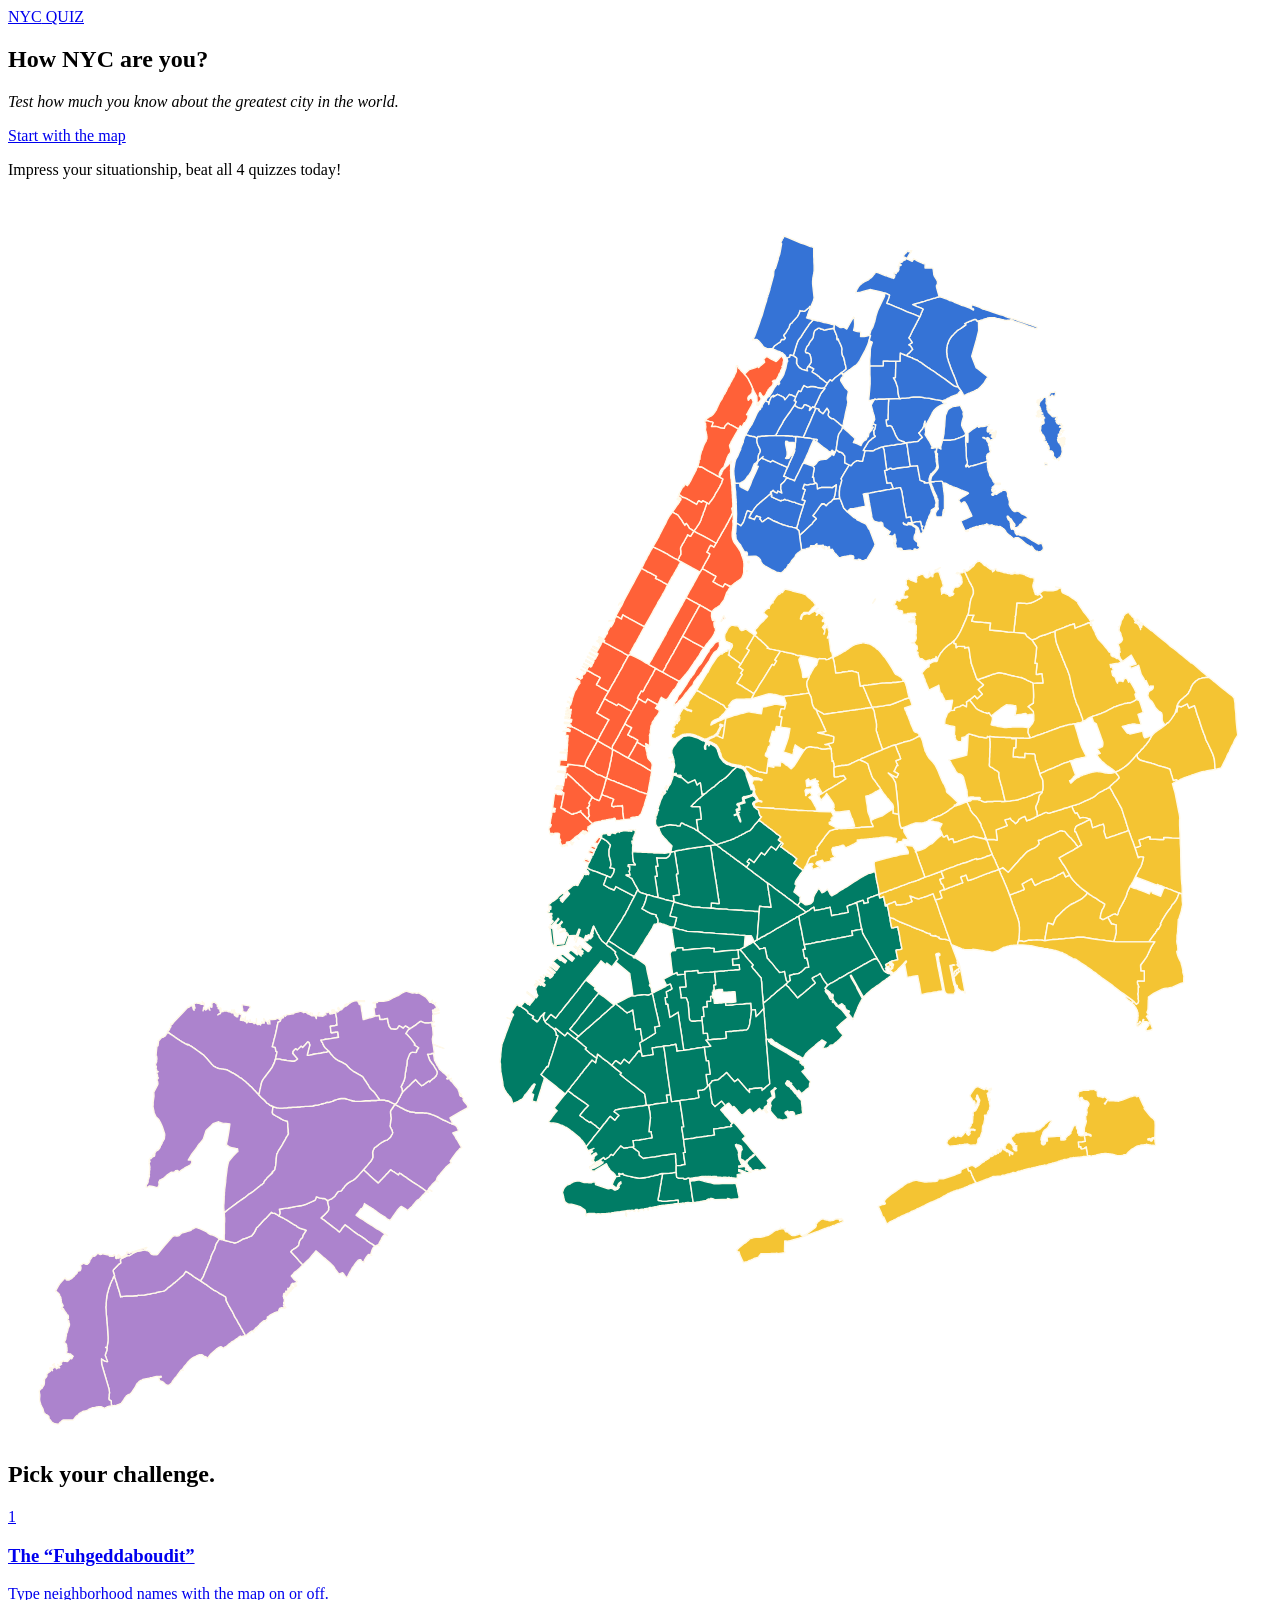
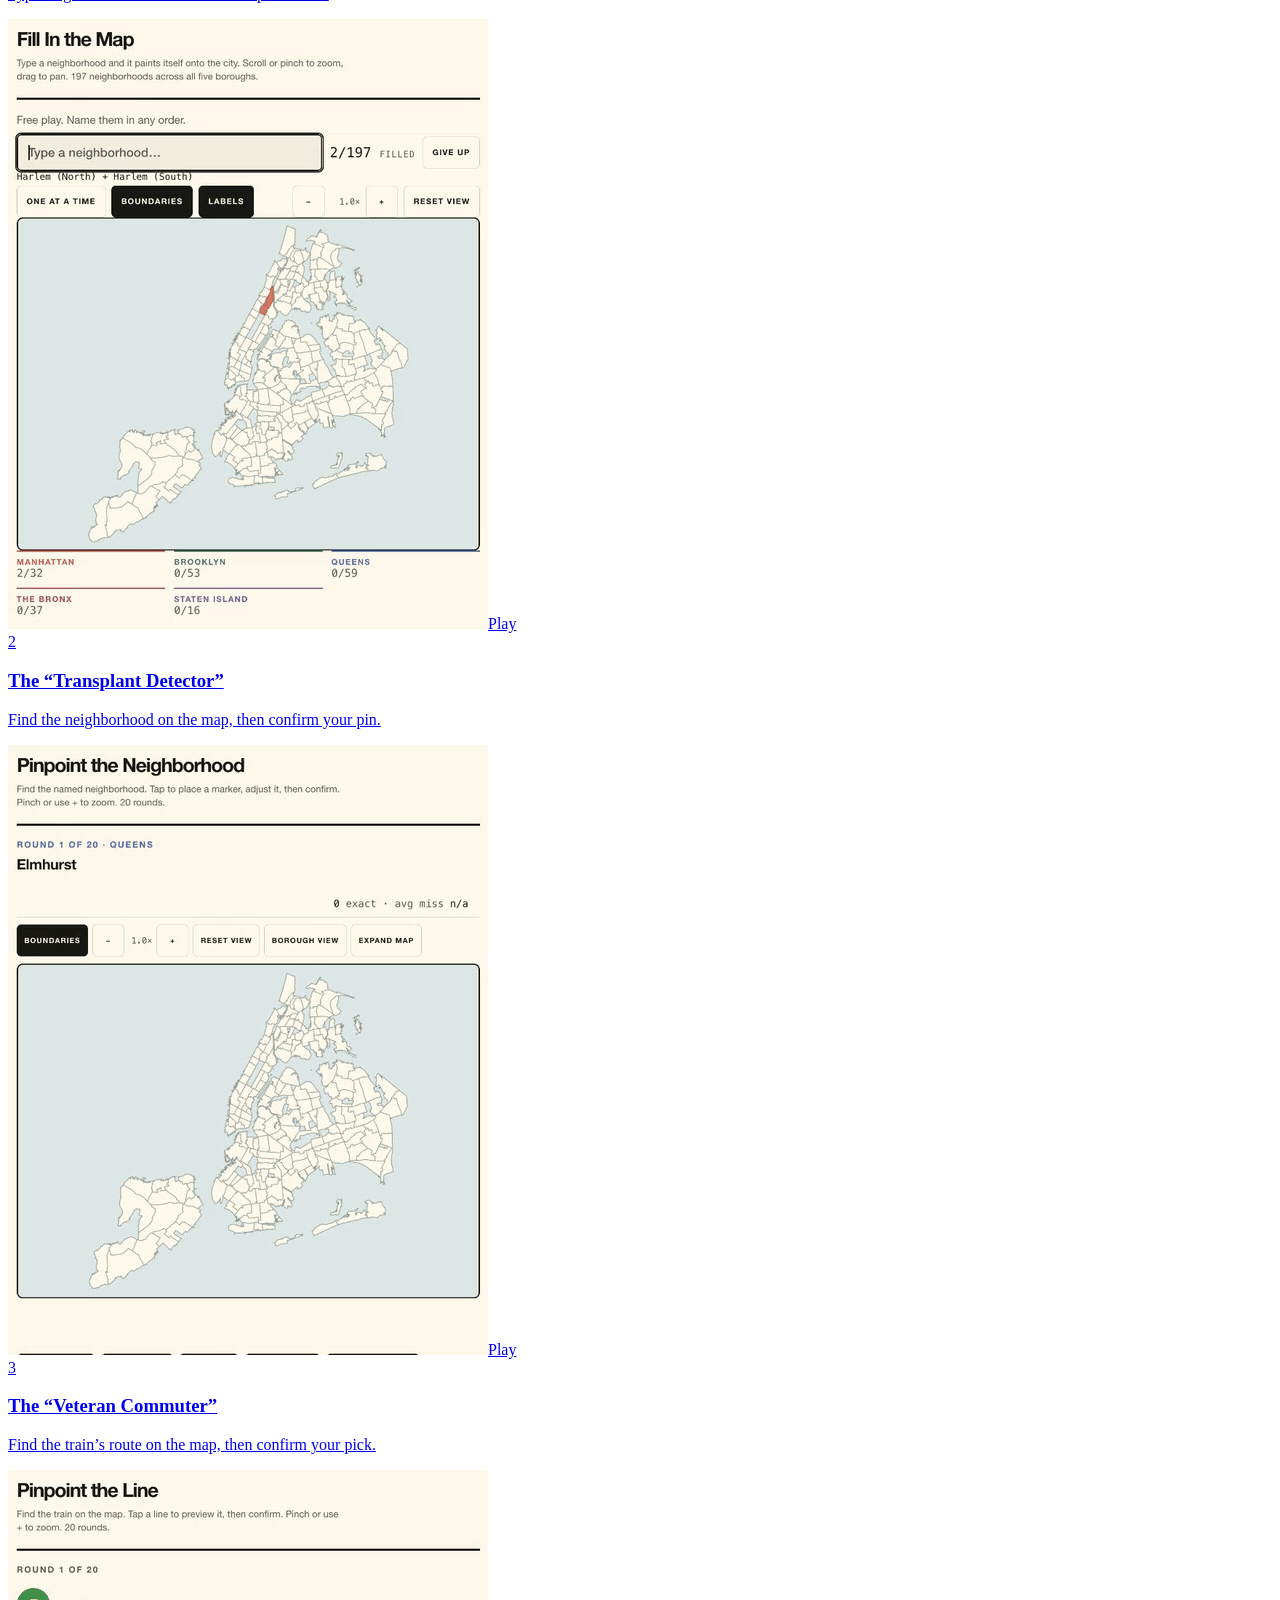
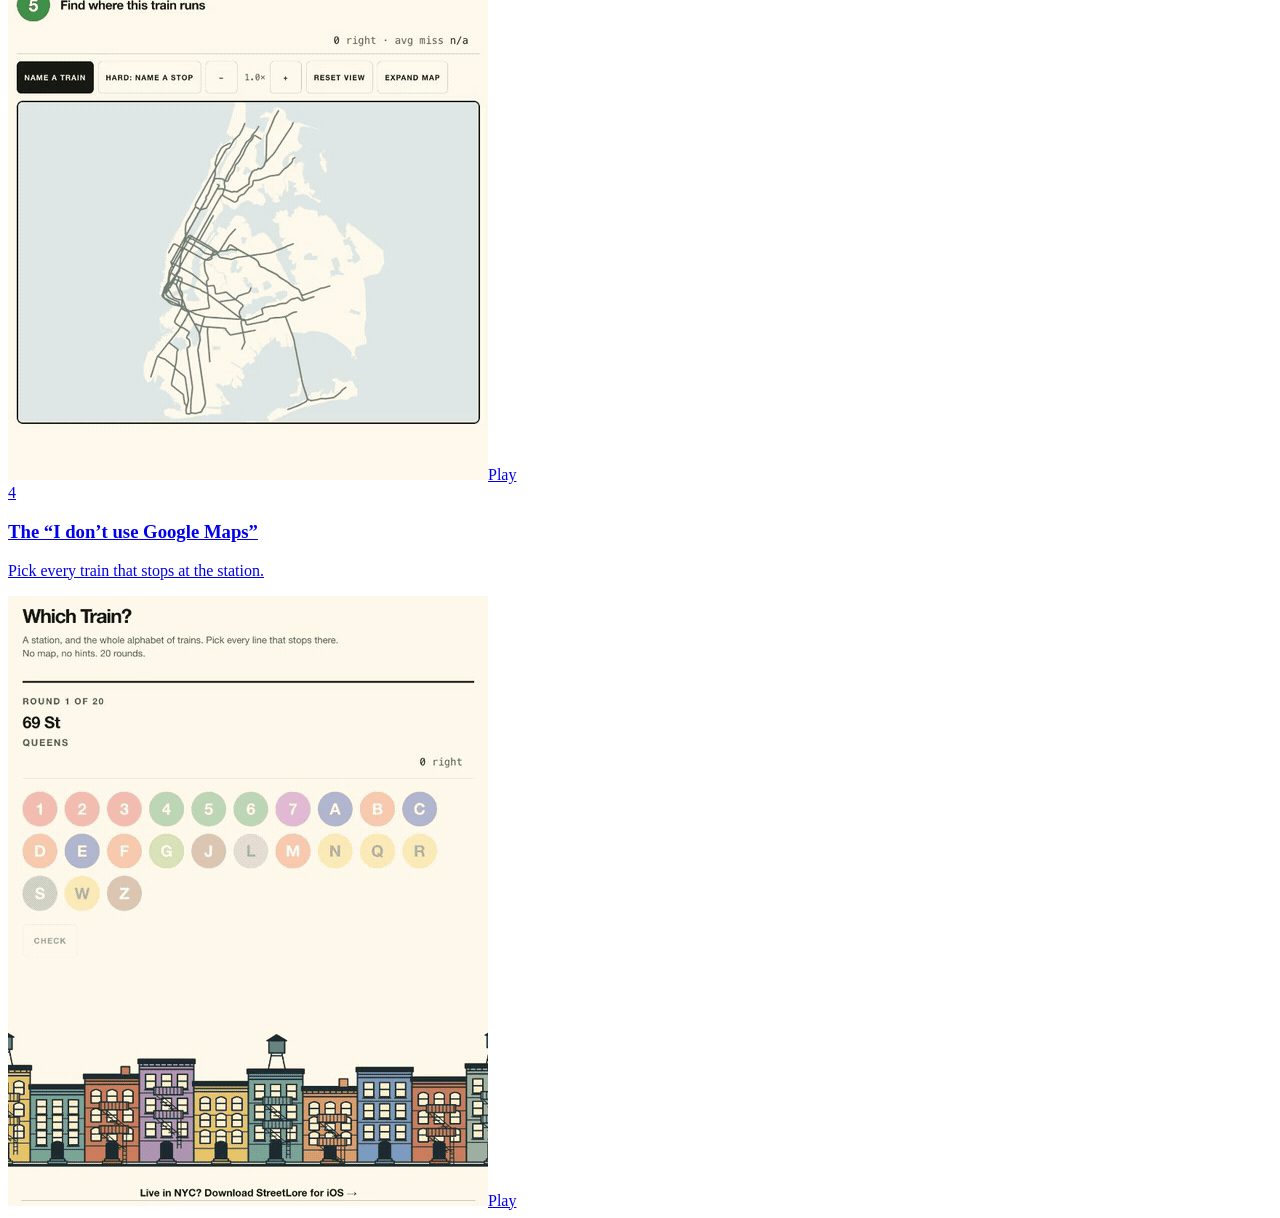
<file: index.html>
<!doctype html>
<html lang="en"><head>
<meta charset="utf-8">
<meta name="viewport" content="width=device-width, initial-scale=1">
<title>NYC Quiz — How NYC are you?</title>
<meta name="description" content="Five free NYC quizzes. Name the neighborhoods, find your borough, and put your subway knowledge to the test. How much of New York do you really know?">
<meta property="og:title" content="How NYC are you?">
<meta property="og:description" content="197 neighborhoods. 5 boroughs. 23 subway lines. Five free quizzes to test your NYC knowledge.">
<meta property="og:type" content="website">
</head><body class="menu-page">
<div class="wrap">
<header class="masthead"><a class="wordmark" href="index.html" aria-label="NYC Quiz home"><span class="brand-bullet">NYC</span> QUIZ</a></header>
<main>
<section class="hero" aria-labelledby="hero-title">
<div class="hero-copy"><h1 id="hero-title" aria-label="How NYC are you?">How <span class="new-york"><span id="rotating-place" aria-hidden="true">NYC</span><button type="button" class="rotation-toggle" aria-label="Pause place name rotation" aria-pressed="false" title="Pause place name rotation" hidden><span aria-hidden="true">Ⅱ</span></button></span> are you<span class="question">?</span></h1><p class="eyebrow"><em>Test how much you know about the greatest city in the world.</em></p><a class="hero-cta" href="fill-the-map.html">Start with the map </a><p class="situationship">Impress your situationship, beat all 4 quizzes today!</p></div>
<div class="city-art"><svg viewBox="0 0 580 570" role="img" aria-label="Map of New York City’s five boroughs, colored by borough"><g stroke="#fff9e9" stroke-width=".65" stroke-linejoin="round"><path d="M271.7,428.7 L270.0,430.8 L268.6,432.5 L268.0,433.4 L267.3,434.2 L267.0,434.6 L265.5,436.5 L265.0,436.4 L264.8,435.8 L264.5,435.2 L264.1,434.8 L263.8,434.3 L263.4,433.8 L262.9,433.4 L262.3,432.6 L261.8,432.1 L259.7,430.4 L258.9,429.8 L258.2,429.3 L257.8,429.0 L257.5,428.7 L257.0,428.4 L256.5,428.1 L256.2,427.8 L255.9,427.7 L255.5,427.6 L255.0,427.3 L254.4,426.9 L253.5,426.7 L252.7,426.3 L252.2,426.1 L251.7,426.0 L251.4,426.0 L251.1,425.9 L250.8,425.9 L250.5,425.8 L250.2,425.8 L249.9,425.8 L249.5,425.8 L249.2,425.9 L248.4,425.6 L248.1,425.2 L248.3,424.8 L248.8,424.3 L249.3,423.7 L249.5,423.3 L250.0,422.6 L250.2,422.4 L250.8,421.6 L251.1,421.2 L252.0,420.2 L251.3,419.6 L250.5,419.0 L252.3,416.8 L253.9,414.7 L255.7,412.5 L256.3,411.7 L256.9,410.9 L257.2,411.2 L259.1,412.6 L259.5,413.0 L260.3,413.5 L261.4,414.3 L263.9,416.0 L264.6,416.5 L265.3,417.0 L265.6,417.3 L266.4,417.8 L266.0,418.2 L265.6,418.6 L264.7,419.5 L262.9,421.7 L262.4,422.4 L262.9,422.8 L263.1,422.9 L263.9,423.4 L264.7,424.1 L265.5,424.6 L266.2,425.1 L267.0,425.6 L267.3,425.2 L268.0,425.8 L268.7,426.4 L269.5,426.9 L270.2,427.6 L270.9,428.1 L271.7,428.7 L271.7,428.7 Z" fill="#007c65"/><path d="M235.3,372.3 L237.8,374.0 L238.5,374.8 L238.7,375.4 L239.2,375.7 L239.6,376.0 L240.1,376.2 L240.4,376.5 L240.7,376.6 L241.0,376.7 L241.4,376.9 L241.0,377.3 L240.7,377.7 L242.7,379.5 L243.1,379.1 L243.6,378.4 L243.9,378.0 L244.0,377.7 L244.2,377.3 L244.9,376.5 L245.2,376.2 L245.6,375.7 L246.0,375.4 L246.3,375.0 L246.2,375.4 L246.0,375.8 L245.8,376.2 L245.7,376.7 L245.6,377.3 L245.8,377.7 L245.9,378.2 L246.0,378.6 L246.2,378.9 L246.4,379.3 L246.9,379.9 L247.2,380.1 L247.8,380.6 L248.2,380.8 L248.6,381.2 L249.1,381.6 L249.6,381.9 L249.9,382.2 L250.2,382.3 L250.4,382.6 L250.7,383.0 L251.0,383.2 L251.3,383.9 L251.5,384.3 L251.6,384.9 L251.6,385.6 L251.9,385.5 L252.4,385.8 L252.1,386.7 L251.8,387.7 L251.5,388.7 L251.2,389.6 L250.9,390.5 L250.6,391.6 L250.3,392.5 L249.7,394.4 L248.6,397.4 L248.4,398.2 L248.1,399.2 L247.8,400.1 L247.4,399.9 L247.1,400.3 L246.9,400.5 L246.6,401.1 L246.3,401.3 L245.8,402.1 L245.2,402.9 L244.6,403.6 L245.5,404.4 L246.3,405.0 L246.0,405.6 L245.9,406.2 L245.8,406.6 L245.3,407.9 L244.7,410.0 L243.6,413.4 L242.9,415.7 L242.7,416.4 L240.5,415.7 L241.2,412.8 L240.6,412.5 L240.1,412.2 L240.2,411.8 L241.1,409.9 L241.4,409.4 L241.5,408.9 L241.9,408.1 L241.5,407.9 L241.1,408.1 L240.8,408.5 L240.3,409.0 L240.0,409.5 L239.6,410.0 L239.2,410.5 L239.0,410.9 L238.6,411.4 L238.0,412.1 L237.8,412.4 L237.5,412.6 L237.1,413.1 L236.7,413.9 L236.4,414.3 L235.7,415.0 L235.1,415.2 L234.8,415.5 L234.5,415.6 L234.1,415.9 L233.2,416.3 L232.8,416.4 L232.6,416.5 L232.0,416.8 L231.7,416.9 L231.5,416.5 L231.3,416.0 L231.2,415.5 L231.1,415.1 L230.9,414.7 L230.7,414.3 L230.4,413.9 L230.2,413.7 L228.9,412.1 L227.8,410.4 L227.6,409.8 L227.3,409.1 L227.2,408.7 L227.0,406.8 L226.8,406.1 L226.7,405.2 L226.6,404.6 L226.3,403.0 L226.2,402.6 L226.1,402.2 L226.1,401.8 L226.1,401.3 L226.0,400.3 L226.0,399.7 L226.0,399.4 L226.0,398.8 L225.9,398.3 L225.8,398.1 L225.8,397.7 L225.8,397.4 L225.9,396.4 L226.0,396.0 L226.1,395.2 L226.1,394.3 L226.3,392.5 L226.4,391.3 L226.6,390.4 L226.6,390.0 L226.7,389.6 L226.8,389.4 L227.0,388.8 L227.4,387.8 L227.5,387.4 L227.8,386.7 L228.4,384.9 L229.3,382.6 L229.5,381.9 L229.9,381.0 L230.2,380.0 L230.5,379.2 L230.9,378.3 L228.9,377.5 L231.0,378.2 L231.2,377.5 L231.5,377.0 L231.7,376.6 L232.0,376.2 L231.7,375.8 L231.3,375.4 L231.0,375.0 L233.1,372.1 L233.5,371.4 L234.7,372.3 L235.3,372.3 L235.3,372.3 Z" fill="#007c65"/><path d="M338.8,308.4 L339.1,308.6 L339.5,309.0 L340.2,309.4 L341.0,310.1 L342.1,311.0 L342.9,311.5 L343.3,311.9 L343.7,312.1 L344.4,312.6 L345.2,313.2 L345.5,313.4 L345.9,313.8 L346.7,314.3 L347.4,314.9 L347.7,315.1 L348.2,315.4 L348.5,315.9 L348.6,316.4 L348.7,316.9 L348.7,317.3 L348.8,317.9 L348.9,318.2 L348.9,318.8 L349.1,319.8 L349.2,320.7 L349.4,321.6 L349.5,322.7 L349.7,323.6 L349.7,324.0 L349.8,324.5 L350.0,325.5 L350.1,326.4 L350.2,326.8 L349.3,326.8 L348.5,326.7 L347.4,326.7 L344.9,326.4 L344.8,327.5 L344.7,328.9 L343.8,328.8 L342.7,328.8 L341.7,328.6 L341.5,328.6 L340.0,328.5 L339.6,328.5 L339.1,328.5 L338.8,328.5 L338.4,328.4 L336.7,328.2 L336.3,328.2 L335.6,328.2 L333.9,328.1 L333.5,328.1 L330.8,327.9 L329.7,327.7 L328.8,327.7 L328.1,327.7 L326.9,327.6 L326.1,327.6 L325.3,327.5 L325.0,327.5 L323.5,327.3 L322.6,327.3 L322.7,325.9 L322.7,324.9 L323.4,324.9 L325.5,325.1 L326.4,325.1 L326.2,324.2 L326.1,323.2 L325.9,322.3 L325.8,321.4 L325.6,320.3 L325.5,319.4 L325.4,318.5 L325.3,318.1 L325.2,317.5 L325.1,316.5 L324.9,315.6 L324.8,314.6 L324.6,313.7 L324.5,312.8 L324.3,311.7 L324.2,310.8 L324.0,309.9 L323.9,308.9 L323.7,308.0 L323.6,307.1 L323.5,306.0 L323.3,305.1 L323.2,304.2 L323.1,303.5 L323.0,303.0 L323.0,302.6 L322.9,302.3 L322.8,301.5 L322.6,300.3 L322.5,299.4 L322.3,298.5 L323.0,298.4 L324.8,298.1 L325.6,298.6 L326.2,299.1 L327.0,299.6 L327.8,300.3 L328.1,300.6 L328.5,300.8 L328.9,301.1 L329.3,301.3 L329.9,301.9 L330.3,302.1 L330.7,302.4 L331.5,302.9 L331.8,303.3 L332.1,303.4 L332.5,303.7 L332.8,303.9 L333.5,304.5 L334.2,305.0 L334.7,305.4 L335.1,305.6 L335.4,305.9 L336.1,306.4 L336.9,306.9 L337.8,307.6 L338.1,307.8 L338.6,308.2 L338.8,308.4 L338.8,308.4 Z" fill="#007c65"/><path d="M322.6,327.3 L319.9,327.1 L319.5,327.1 L319.0,327.1 L318.6,327.0 L318.2,327.0 L317.1,326.8 L314.7,326.7 L313.8,326.6 L312.7,326.3 L311.6,325.9 L310.9,325.9 L308.6,325.3 L305.6,324.3 L305.5,323.2 L305.3,321.9 L305.2,321.5 L306.2,321.4 L307.1,321.2 L308.1,321.1 L307.9,320.2 L307.8,319.1 L307.6,318.2 L307.5,317.2 L307.3,316.3 L307.2,315.4 L307.0,314.5 L306.9,313.4 L306.8,312.9 L306.8,312.5 L306.7,312.0 L306.6,311.6 L307.3,311.5 L307.1,308.7 L306.7,306.7 L306.3,303.8 L306.0,302.0 L305.8,301.2 L306.7,300.9 L308.0,300.7 L308.9,300.6 L309.9,300.3 L310.8,300.2 L311.7,300.0 L312.5,299.9 L313.4,299.8 L314.3,299.6 L314.8,299.5 L315.3,299.5 L315.8,299.4 L316.7,299.3 L317.0,299.3 L318.7,299.0 L319.6,298.9 L320.5,298.7 L322.1,298.5 L322.5,299.4 L322.6,300.3 L322.8,301.3 L322.9,302.3 L323.0,302.6 L323.0,303.0 L323.1,303.5 L323.1,303.9 L323.3,305.1 L323.5,306.0 L323.6,306.8 L323.7,308.0 L323.8,308.6 L324.0,309.9 L324.2,310.8 L324.3,311.7 L324.5,312.8 L324.6,313.7 L324.8,314.6 L324.9,315.6 L325.1,316.5 L325.2,317.5 L325.3,318.1 L325.4,318.5 L325.5,319.4 L325.6,320.3 L325.8,321.4 L325.9,322.3 L326.1,323.2 L326.2,324.2 L326.4,325.1 L325.5,325.1 L323.4,324.9 L322.7,324.9 L322.7,325.9 L322.6,327.3 L322.6,327.3 Z" fill="#007c65"/><path d="M277.1,399.4 L279.3,401.2 L281.5,402.9 L280.9,403.5 L283.0,405.3 L285.2,407.0 L286.2,407.8 L287.1,408.5 L287.5,408.7 L289.7,410.5 L291.9,412.2 L292.2,412.6 L292.4,413.9 L292.5,414.3 L292.6,415.2 L292.8,416.7 L293.0,417.7 L292.1,417.8 L291.2,418.0 L290.3,418.1 L289.3,418.2 L288.4,418.3 L287.4,418.5 L286.4,418.6 L286.0,418.7 L285.5,418.7 L284.6,418.9 L283.6,419.0 L282.7,419.1 L281.9,419.2 L280.9,419.4 L279.9,419.6 L278.8,419.8 L278.1,420.6 L278.6,420.9 L280.4,422.4 L279.7,423.1 L279.1,423.8 L278.5,424.6 L276.3,422.8 L275.9,423.4 L275.2,424.2 L274.6,425.0 L274.0,425.8 L273.4,426.4 L271.7,428.7 L270.9,428.1 L270.2,427.6 L269.5,426.9 L268.7,426.4 L268.0,425.8 L267.3,425.2 L267.0,425.6 L266.2,425.1 L265.5,424.6 L264.7,424.1 L263.9,423.4 L263.1,422.9 L262.9,422.8 L262.4,422.4 L262.9,421.7 L264.7,419.5 L265.3,418.9 L266.0,418.2 L266.4,417.8 L265.6,417.3 L265.3,417.0 L264.6,416.5 L263.9,416.0 L261.4,414.3 L260.3,413.5 L259.5,413.0 L259.1,412.6 L257.2,411.2 L256.9,410.9 L257.5,410.2 L258.1,409.5 L258.6,408.7 L259.2,408.1 L259.8,407.3 L260.4,406.5 L261.0,405.9 L261.5,405.1 L262.2,404.3 L262.7,403.5 L263.3,402.9 L263.9,402.1 L264.4,401.3 L265.0,400.7 L265.6,399.9 L266.1,399.4 L266.8,398.4 L267.4,397.7 L268.0,396.9 L269.6,398.2 L269.8,397.2 L270.1,396.1 L270.2,395.3 L270.4,394.7 L270.5,394.3 L272.2,395.5 L272.6,395.6 L272.9,396.1 L273.2,396.4 L274.7,397.4 L277.1,399.4 L277.1,399.4 Z" fill="#007c65"/><path d="M291.1,388.3 L289.9,389.1 L290.0,389.6 L290.1,390.1 L290.3,391.2 L290.4,392.1 L290.5,393.1 L289.6,392.6 L289.0,393.3 L288.7,393.8 L288.4,394.0 L288.2,394.4 L287.9,394.8 L287.6,395.2 L287.3,395.5 L287.0,395.8 L286.7,396.2 L286.1,396.9 L285.8,397.3 L285.5,397.7 L285.0,398.4 L282.7,396.6 L282.1,397.4 L281.7,398.1 L281.1,398.8 L278.9,397.2 L278.3,397.8 L277.7,398.6 L277.1,399.4 L274.7,397.4 L273.2,396.4 L272.9,396.1 L272.3,395.8 L272.2,395.5 L270.5,394.2 L270.4,394.5 L270.3,395.1 L270.1,396.1 L269.2,395.5 L267.0,393.8 L264.8,391.9 L265.1,391.6 L265.4,391.3 L264.2,390.4 L263.6,389.9 L263.2,389.5 L261.1,387.8 L260.4,387.3 L260.8,386.9 L261.1,386.6 L261.8,386.0 L262.5,385.3 L263.2,384.7 L263.9,384.1 L264.6,383.5 L265.3,382.8 L266.1,382.2 L266.8,381.6 L267.5,381.0 L268.2,380.4 L268.9,379.7 L269.6,379.1 L270.4,378.4 L271.1,377.9 L271.8,377.3 L272.4,376.6 L272.9,376.2 L273.1,376.0 L273.8,375.4 L274.6,374.8 L275.3,374.1 L276.0,373.5 L276.7,372.8 L277.4,372.3 L278.1,371.7 L278.9,371.0 L279.7,371.8 L280.5,372.3 L281.3,373.0 L282.1,373.6 L282.5,374.0 L282.8,374.3 L283.8,375.0 L284.1,375.3 L284.7,375.0 L285.1,374.8 L285.9,374.4 L286.7,373.9 L287.0,376.3 L287.1,376.7 L287.2,377.4 L287.4,378.9 L287.5,379.9 L287.6,380.4 L287.7,381.0 L287.8,381.7 L288.0,383.0 L289.1,382.7 L290.2,382.6 L290.5,384.3 L290.5,384.9 L290.7,385.7 L291.1,388.3 L291.1,388.3 Z" fill="#007c65"/><path d="M314.4,462.5 L314.0,462.5 L313.7,462.4 L313.4,462.4 L313.1,462.4 L312.8,462.4 L312.4,462.3 L311.8,462.3 L311.2,462.4 L310.7,462.4 L310.6,463.1 L310.4,462.7 L309.7,462.5 L309.0,462.7 L308.5,462.7 L308.0,462.8 L308.0,463.4 L307.8,463.1 L307.5,462.9 L307.5,461.2 L305.9,461.4 L304.0,461.5 L302.2,461.8 L301.9,461.8 L301.6,461.8 L301.3,461.8 L300.9,461.8 L300.6,461.8 L300.2,461.8 L299.4,461.6 L299.0,461.5 L298.7,461.5 L298.5,461.4 L298.2,461.2 L298.3,460.9 L298.3,460.5 L298.5,459.9 L298.7,458.8 L299.0,457.1 L299.1,456.3 L299.3,455.3 L299.4,454.6 L299.7,453.1 L299.9,451.6 L300.0,451.2 L300.1,450.7 L300.2,450.1 L300.3,449.7 L300.4,449.0 L300.6,449.0 L303.5,448.9 L304.3,448.8 L305.3,448.6 L306.5,448.5 L306.7,448.9 L306.7,449.5 L306.8,450.3 L306.9,450.7 L307.8,451.2 L309.4,451.1 L309.9,451.1 L310.1,451.4 L310.4,451.5 L310.9,451.5 L311.2,451.4 L311.7,451.2 L312.4,451.0 L312.7,451.2 L312.8,451.7 L312.9,452.5 L313.1,453.7 L313.5,455.9 L313.7,457.6 L313.8,458.0 L313.9,459.0 L314.4,462.0 L314.4,462.5 L314.4,462.5 Z" fill="#007c65"/><path d="M274.8,312.4 L272.8,311.7 L271.1,311.0 L269.5,310.4 L269.3,310.3 L268.8,310.2 L268.4,310.1 L268.1,309.9 L267.8,309.8 L267.4,309.7 L267.1,309.5 L266.7,309.4 L266.3,309.0 L265.7,308.7 L266.0,307.7 L266.3,306.7 L266.6,306.3 L267.0,305.5 L267.4,304.7 L267.7,304.1 L267.9,303.8 L267.8,303.3 L268.1,303.0 L268.4,303.0 L268.9,301.5 L269.3,300.6 L269.8,299.5 L270.1,299.3 L270.1,298.9 L270.6,297.8 L270.8,297.6 L271.0,297.2 L271.9,295.6 L272.2,295.1 L272.5,295.1 L272.8,295.2 L273.3,295.5 L273.9,295.9 L274.3,296.1 L274.6,296.3 L274.9,296.5 L275.1,296.8 L275.9,297.7 L276.3,298.0 L276.4,298.4 L276.2,299.3 L276.0,299.8 L275.9,300.2 L275.8,300.6 L275.8,300.8 L275.8,301.2 L275.8,301.9 L275.8,302.9 L275.9,303.4 L276.0,303.8 L276.4,305.5 L276.6,306.0 L276.8,307.1 L276.6,307.6 L276.5,308.1 L276.2,308.7 L276.5,308.7 L277.7,309.0 L278.1,309.1 L278.1,310.2 L278.0,310.7 L277.6,311.6 L277.3,312.0 L277.1,312.4 L276.7,313.2 L274.8,312.4 L274.8,312.4 Z" fill="#007c65"/><path d="M365.4,344.1 L365.9,346.1 L365.6,346.1 L364.9,346.2 L365.2,348.3 L365.6,350.2 L366.2,350.1 L366.4,350.2 L367.1,352.2 L367.5,354.3 L366.8,354.5 L366.4,354.5 L366.0,354.6 L365.7,354.8 L365.1,355.5 L364.0,356.5 L363.7,356.7 L363.4,356.8 L363.1,357.1 L362.2,357.4 L361.8,357.4 L361.4,357.5 L360.8,357.6 L360.3,357.6 L359.5,357.9 L358.6,358.0 L359.0,360.4 L358.2,361.0 L357.8,361.3 L357.1,360.4 L357.0,360.0 L356.7,358.5 L356.6,358.2 L356.3,356.3 L355.3,356.6 L354.4,356.7 L354.0,356.8 L353.3,355.9 L352.6,355.2 L352.0,354.4 L350.9,353.1 L349.4,351.4 L349.1,350.9 L348.3,350.1 L348.2,349.4 L347.8,347.5 L347.6,346.5 L347.5,345.9 L347.4,345.5 L346.9,345.5 L346.5,345.7 L345.5,345.8 L344.8,346.1 L344.4,345.4 L343.6,344.5 L343.3,344.2 L342.5,343.2 L342.2,342.9 L343.2,342.0 L343.5,341.9 L343.7,341.8 L344.3,341.5 L344.6,341.3 L345.5,340.7 L346.4,340.3 L347.1,340.1 L348.1,339.3 L349.0,338.8 L349.4,338.7 L349.9,338.3 L350.6,337.9 L350.9,337.7 L351.5,337.4 L351.8,337.2 L352.4,336.8 L353.3,336.3 L354.2,335.8 L355.1,335.3 L355.4,335.1 L355.9,334.9 L356.2,334.6 L356.5,334.5 L356.9,334.2 L358.0,333.7 L358.5,333.3 L358.9,333.1 L359.4,332.8 L360.1,332.4 L360.6,332.1 L361.2,331.9 L361.8,331.4 L362.6,331.0 L362.8,330.9 L363.1,332.1 L363.3,333.6 L363.6,335.1 L364.0,336.8 L364.3,338.4 L364.6,340.1 L365.0,342.0 L365.4,344.1 L365.4,344.1 Z" fill="#007c65"/><path d="M364.9,309.9 L364.4,310.6 L363.8,311.3 L363.4,311.9 L363.0,312.5 L362.1,313.8 L361.4,315.0 L361.3,315.4 L361.1,316.2 L361.3,316.4 L361.8,316.8 L361.3,318.1 L360.6,319.8 L361.1,320.1 L361.7,320.6 L362.4,321.2 L363.1,321.8 L363.5,322.0 L363.4,322.9 L363.4,323.8 L363.7,324.1 L362.8,325.4 L362.3,326.0 L361.7,325.7 L361.0,325.0 L360.1,324.3 L359.7,324.0 L359.4,323.8 L358.6,323.2 L357.9,322.7 L357.5,322.4 L357.1,322.1 L356.4,321.5 L355.6,321.0 L354.9,320.4 L354.1,319.9 L353.4,319.3 L353.1,319.1 L352.6,318.8 L351.9,318.2 L351.2,317.7 L350.5,317.1 L349.9,316.7 L348.9,316.0 L348.5,315.6 L347.7,315.1 L347.4,314.9 L346.7,314.3 L345.9,313.8 L345.5,313.4 L345.3,313.3 L344.4,312.6 L343.7,312.1 L343.3,311.9 L342.9,311.5 L342.2,311.0 L341.3,310.2 L340.3,309.5 L339.5,309.0 L339.1,308.6 L338.8,308.4 L340.1,306.7 L339.9,306.4 L339.4,306.2 L339.1,305.9 L340.1,304.6 L340.8,305.1 L341.5,305.6 L342.3,306.3 L344.2,303.7 L344.5,303.3 L345.3,302.3 L345.7,301.7 L346.0,302.0 L346.4,302.3 L346.9,302.6 L347.2,302.8 L348.6,300.9 L349.0,300.4 L350.2,298.9 L350.9,299.4 L351.6,299.9 L352.3,300.6 L352.8,299.9 L353.8,298.5 L355.0,297.0 L355.7,297.7 L354.6,299.1 L355.3,299.5 L356.9,300.7 L357.6,301.2 L358.4,301.9 L358.8,302.1 L359.1,302.4 L359.6,302.6 L359.9,302.9 L360.3,303.2 L360.6,303.5 L361.0,303.7 L361.3,304.1 L361.6,304.3 L362.0,304.6 L361.5,305.4 L360.6,306.7 L361.3,307.2 L362.0,307.7 L362.4,308.1 L362.8,308.4 L363.5,308.9 L364.2,309.4 L364.5,309.7 L364.9,309.9 L364.9,309.9 Z" fill="#007c65"/><path d="M355.0,297.0 L353.8,298.5 L352.8,299.9 L352.3,300.6 L351.7,300.0 L350.9,299.4 L350.2,298.9 L349.0,300.4 L348.6,300.9 L347.2,302.8 L346.9,302.6 L346.4,302.3 L346.1,302.0 L345.7,301.7 L345.4,302.1 L344.6,303.2 L344.2,303.7 L342.3,306.3 L341.5,305.6 L340.8,305.1 L340.1,304.6 L339.1,305.9 L339.4,306.2 L339.9,306.4 L340.1,306.7 L338.8,308.4 L338.6,308.2 L338.1,307.8 L337.8,307.6 L336.9,306.9 L336.1,306.4 L335.5,305.9 L335.1,305.6 L334.8,305.5 L334.2,305.0 L333.5,304.5 L332.8,303.9 L332.5,303.7 L332.1,303.4 L331.8,303.3 L331.5,302.9 L330.7,302.4 L330.3,302.1 L329.9,301.9 L329.3,301.3 L328.9,301.1 L328.5,300.8 L328.1,300.6 L327.8,300.3 L327.0,299.6 L326.3,299.1 L325.6,298.6 L324.8,298.1 L326.3,297.6 L326.7,297.4 L327.2,297.3 L327.8,297.2 L328.3,297.0 L329.0,296.8 L329.3,296.7 L329.7,296.5 L331.4,296.0 L332.6,295.5 L333.1,295.4 L333.9,294.8 L334.9,294.5 L335.4,294.1 L336.4,293.7 L336.8,293.4 L337.9,292.9 L338.5,292.5 L340.0,291.8 L340.5,291.6 L341.5,290.6 L342.3,289.4 L342.6,289.0 L343.4,288.1 L344.2,287.3 L344.6,286.8 L345.1,287.2 L345.8,287.7 L346.5,288.2 L346.9,288.6 L347.3,288.9 L347.7,289.1 L348.0,289.4 L348.4,289.6 L348.8,290.0 L349.1,290.3 L349.5,290.6 L349.9,290.8 L350.2,291.1 L350.6,291.3 L351.0,291.7 L351.6,292.2 L352.4,292.9 L353.1,293.4 L353.9,293.9 L354.6,294.6 L353.5,295.9 L354.2,296.5 L355.0,297.0 L355.0,297.0 Z" fill="#007c65"/><path d="M377.9,368.3 L377.8,368.3 L377.8,368.3 L377.8,368.3 L377.7,368.3 L377.7,368.2 L377.7,368.2 L377.7,368.2 L377.7,368.2 L377.7,368.2 L377.7,368.0 L377.7,368.0 L377.7,368.0 L377.7,368.0 L377.9,368.3 L377.9,368.3 L377.9,368.3 Z M375.0,364.0 L375.6,365.0 L375.4,364.8 L375.1,364.9 L375.0,365.3 L375.2,365.7 L375.4,366.0 L375.6,366.2 L375.9,366.6 L376.1,366.9 L376.4,367.2 L376.6,367.5 L376.7,367.9 L377.0,368.5 L377.4,369.1 L377.2,368.7 L376.9,368.3 L376.9,367.9 L377.1,367.9 L377.4,367.6 L377.7,367.9 L377.6,368.3 L377.9,368.3 L378.1,368.8 L377.9,369.2 L378.2,369.2 L378.4,369.5 L378.6,369.9 L378.7,370.1 L378.4,370.2 L378.2,370.2 L378.5,370.5 L378.8,370.2 L379.0,370.5 L379.2,370.9 L379.3,371.1 L379.5,371.3 L379.8,371.7 L380.0,372.1 L380.2,372.2 L380.5,372.3 L380.7,372.4 L381.0,372.6 L381.2,372.8 L381.4,373.0 L381.7,373.2 L382.4,373.8 L383.0,374.5 L383.6,375.2 L384.2,376.0 L384.8,376.7 L385.3,377.3 L384.9,377.9 L384.5,378.2 L382.4,380.0 L381.7,380.6 L381.0,381.3 L380.3,381.9 L380.6,382.3 L380.9,382.7 L381.1,383.1 L381.4,383.4 L381.7,383.9 L382.0,384.3 L382.5,384.8 L383.2,385.6 L382.8,386.0 L382.4,386.5 L382.0,386.9 L381.6,387.4 L381.3,387.7 L380.9,388.0 L380.3,388.6 L379.9,388.8 L379.4,389.2 L378.7,389.9 L377.3,390.1 L376.7,390.8 L376.1,391.3 L375.8,391.4 L374.1,391.7 L373.9,391.2 L374.4,390.5 L374.9,389.6 L375.4,388.8 L373.5,387.7 L372.7,388.3 L372.0,388.8 L371.2,389.5 L370.5,390.1 L369.8,390.8 L369.1,391.3 L368.4,391.9 L367.6,392.6 L366.9,393.3 L366.2,393.9 L365.7,394.8 L365.2,395.6 L364.8,396.2 L364.2,395.8 L363.4,395.3 L362.6,394.9 L362.2,394.8 L361.8,394.5 L361.5,394.4 L361.1,394.0 L360.6,393.8 L359.8,393.3 L358.9,392.7 L358.1,392.3 L357.3,391.8 L356.5,391.4 L355.7,390.9 L355.2,390.6 L354.8,390.4 L353.9,389.9 L353.2,389.4 L352.3,388.8 L351.9,388.7 L351.6,388.6 L351.4,388.3 L350.6,387.5 L350.3,387.3 L350.1,387.3 L349.8,387.4 L349.5,387.5 L347.9,387.3 L347.9,387.0 L347.7,385.3 L347.6,384.1 L347.6,383.8 L347.6,383.5 L347.6,383.1 L347.5,382.5 L347.5,382.1 L347.4,381.7 L347.4,381.3 L347.4,380.8 L347.3,380.4 L347.2,378.8 L347.1,377.3 L347.0,376.7 L347.0,375.8 L346.9,375.4 L346.8,374.3 L346.8,373.4 L346.6,371.4 L346.5,370.9 L347.1,370.4 L347.6,370.0 L347.9,369.7 L348.2,369.5 L348.5,369.2 L348.9,368.9 L349.2,368.7 L349.6,368.3 L350.3,367.6 L351.0,367.1 L351.7,366.5 L352.4,365.8 L353.1,365.2 L353.9,364.6 L354.6,364.0 L355.3,363.5 L356.2,362.7 L357.0,362.1 L357.7,363.1 L358.1,363.3 L358.8,364.1 L360.0,365.6 L360.5,366.2 L361.3,367.1 L362.3,368.4 L363.2,367.6 L363.9,367.0 L364.6,366.5 L365.4,365.8 L365.7,365.6 L366.0,365.3 L366.8,364.6 L367.6,364.0 L368.3,363.3 L368.6,363.1 L368.9,362.8 L369.5,362.3 L369.7,362.2 L370.0,361.9 L370.4,361.5 L370.1,361.1 L369.8,360.7 L369.5,360.4 L368.8,359.7 L369.5,359.1 L370.4,358.5 L370.7,358.4 L371.1,358.2 L371.8,357.8 L372.7,357.2 L373.7,359.2 L374.1,359.8 L374.4,360.4 L374.8,360.9 L376.2,362.4 L374.9,364.0 L375.0,364.0 Z" fill="#007c65"/><path d="M274.8,312.4 L274.6,313.0 L274.3,314.0 L273.9,314.9 L273.6,315.8 L273.4,316.2 L273.3,316.5 L275.9,318.0 L276.1,318.1 L278.1,319.0 L278.4,318.4 L278.6,318.1 L278.9,317.3 L280.3,318.1 L281.1,318.5 L283.1,319.5 L285.1,320.6 L287.4,321.8 L287.1,322.5 L286.6,323.4 L286.2,324.2 L285.8,325.0 L285.3,325.9 L284.9,326.7 L284.5,327.6 L284.3,328.0 L284.0,328.4 L283.6,329.2 L283.2,330.1 L282.9,330.5 L282.4,331.2 L282.0,332.0 L281.5,332.8 L281.0,333.7 L280.5,334.4 L280.0,335.1 L279.8,335.5 L279.5,335.9 L279.0,336.7 L278.5,337.5 L278.1,338.1 L277.5,339.2 L277.0,339.9 L276.5,340.7 L276.0,341.5 L275.5,342.3 L275.0,343.1 L274.4,343.8 L272.5,342.3 L272.2,341.8 L271.4,340.6 L271.1,340.1 L270.8,339.4 L270.5,339.2 L270.3,338.7 L269.8,337.7 L269.5,337.1 L269.1,336.3 L268.9,335.9 L268.7,335.5 L268.5,335.9 L268.0,337.0 L267.7,337.9 L267.4,338.7 L267.0,339.7 L266.2,339.4 L265.9,340.1 L265.1,339.8 L264.4,341.5 L264.1,341.5 L263.6,341.4 L263.3,341.0 L262.9,340.9 L262.3,340.6 L261.9,340.6 L261.5,340.6 L261.1,341.5 L260.6,342.9 L260.6,342.6 L261.1,341.3 L261.4,340.5 L262.1,338.5 L262.5,337.1 L262.0,336.8 L261.4,338.3 L260.8,339.8 L259.9,341.8 L260.3,339.8 L257.5,339.9 L255.9,344.4 L251.8,345.0 L250.6,344.8 L250.1,344.1 L249.6,343.3 L248.9,337.5 L248.7,336.6 L248.2,335.9 L248.6,335.9 L250.0,336.7 L250.8,344.0 L250.9,344.5 L251.5,344.6 L251.6,343.8 L255.1,343.6 L256.5,339.8 L257.0,339.8 L257.1,339.2 L256.5,339.0 L256.5,338.4 L255.9,338.3 L255.8,337.9 L255.9,337.5 L253.3,338.4 L255.6,337.1 L255.4,336.8 L255.1,336.7 L254.8,336.8 L254.3,336.6 L253.8,336.3 L253.6,336.4 L253.1,336.2 L252.4,337.1 L253.0,336.0 L253.5,335.5 L253.2,335.3 L251.9,336.7 L253.1,335.1 L254.4,333.7 L254.0,333.3 L253.4,334.0 L252.4,335.1 L251.2,334.2 L252.8,332.3 L252.4,331.9 L252.1,332.4 L250.8,333.8 L249.3,335.5 L248.7,335.0 L250.2,333.3 L249.7,332.8 L249.5,332.9 L249.4,332.4 L249.5,331.8 L249.6,331.4 L249.4,330.9 L249.1,331.0 L249.1,331.4 L248.7,331.4 L249.1,330.9 L249.0,330.5 L249.5,330.3 L249.6,329.9 L249.6,329.7 L248.4,329.6 L247.7,329.4 L247.5,328.8 L248.4,328.8 L248.4,328.0 L249.1,327.7 L249.1,327.1 L248.8,327.1 L248.5,327.1 L248.0,327.1 L248.3,327.1 L248.6,327.1 L248.9,327.0 L249.2,326.8 L248.9,326.3 L248.1,326.4 L248.2,325.5 L248.6,325.3 L249.8,324.1 L250.0,324.2 L250.7,323.7 L252.3,322.4 L252.4,322.0 L254.6,320.3 L255.3,321.1 L253.3,322.8 L253.8,323.4 L253.5,323.7 L254.4,324.5 L255.5,323.2 L256.8,321.8 L257.7,320.7 L257.3,320.2 L256.6,319.3 L255.6,320.1 L256.5,319.1 L257.9,318.1 L258.8,317.3 L259.2,316.9 L259.5,316.9 L259.9,316.8 L260.4,316.5 L261.0,316.8 L261.5,316.9 L261.7,316.3 L262.4,315.1 L262.7,314.3 L263.5,313.4 L263.9,312.5 L264.3,311.5 L265.3,311.9 L265.4,311.5 L266.3,311.9 L266.6,311.2 L266.0,310.1 L265.3,309.7 L265.5,309.1 L265.7,308.7 L266.3,309.0 L266.7,309.3 L267.1,309.5 L267.4,309.7 L267.8,309.8 L268.1,309.9 L268.4,310.1 L268.8,310.2 L269.3,310.3 L269.5,310.4 L271.1,311.0 L272.8,311.7 L274.8,312.4 L274.8,312.4 Z" fill="#007c65"/><path d="M305.6,324.3 L303.6,323.8 L302.8,323.6 L302.5,323.6 L301.5,323.3 L300.4,322.9 L299.5,322.7 L298.3,322.4 L297.9,319.5 L297.7,318.1 L297.5,316.8 L297.2,314.9 L296.9,312.6 L297.9,312.6 L297.5,309.9 L297.2,308.0 L298.2,308.0 L297.7,304.5 L297.6,304.1 L298.6,304.2 L299.6,304.2 L300.6,304.2 L301.5,304.3 L301.9,304.2 L302.1,304.2 L302.6,303.9 L302.9,303.7 L303.2,303.4 L303.6,302.9 L303.8,302.4 L304.0,301.9 L304.4,301.5 L305.0,301.3 L305.8,301.2 L306.0,302.0 L306.3,303.8 L306.7,306.7 L307.1,308.7 L307.5,311.5 L306.8,311.5 L306.7,311.9 L306.7,312.3 L306.8,312.9 L306.9,313.4 L307.0,314.5 L307.2,315.4 L307.3,316.3 L307.5,317.2 L307.6,318.1 L307.8,319.1 L307.9,320.2 L308.1,321.1 L307.1,321.2 L306.2,321.4 L305.2,321.5 L305.3,321.9 L305.5,323.2 L305.6,324.3 L305.6,324.3 Z" fill="#007c65"/><path d="M300.4,449.0 L300.3,449.5 L300.2,449.8 L300.1,450.6 L300.0,451.2 L299.9,451.5 L299.7,453.1 L299.4,454.5 L299.3,455.3 L299.1,456.3 L299.0,457.1 L298.7,458.8 L298.5,459.8 L298.3,460.5 L298.3,460.9 L298.2,461.2 L298.5,461.4 L298.7,461.5 L299.0,461.5 L299.3,461.5 L300.2,461.8 L300.6,461.8 L300.9,461.8 L301.3,461.8 L301.6,461.8 L301.9,461.8 L302.2,461.8 L304.0,461.5 L305.9,461.4 L307.5,461.2 L307.5,462.9 L307.1,462.9 L306.7,462.9 L306.4,462.9 L306.1,462.9 L304.8,463.2 L304.2,463.2 L303.8,463.3 L302.9,463.3 L302.4,463.4 L301.9,463.4 L301.0,463.6 L299.8,463.7 L299.6,464.1 L299.4,463.8 L298.8,463.8 L298.4,464.0 L298.2,464.0 L297.8,464.1 L297.5,464.4 L297.8,465.0 L297.4,464.4 L297.0,464.2 L296.1,464.4 L295.7,464.6 L295.9,465.3 L295.5,464.8 L295.2,464.6 L294.5,464.6 L294.1,464.8 L293.7,465.0 L293.8,465.5 L293.8,465.9 L293.6,465.5 L293.6,465.1 L293.3,465.0 L293.0,465.0 L292.6,465.1 L292.2,465.1 L291.8,465.4 L291.7,466.0 L291.5,465.5 L291.2,465.4 L290.9,465.4 L290.3,465.5 L290.0,465.5 L289.7,465.7 L289.4,465.8 L289.5,466.4 L289.1,466.4 L289.4,466.3 L289.4,466.0 L289.2,465.7 L288.9,465.5 L288.6,465.5 L288.4,465.5 L288.1,465.5 L287.6,465.8 L287.3,465.9 L287.4,466.3 L287.7,466.3 L287.3,466.4 L287.1,466.0 L286.6,465.8 L286.2,465.8 L285.8,465.9 L285.5,466.0 L285.1,466.0 L285.4,466.3 L285.2,466.4 L285.0,466.0 L284.6,465.9 L284.3,466.0 L284.0,466.0 L283.4,466.2 L283.7,467.7 L284.0,467.7 L283.7,467.9 L283.8,468.7 L283.6,467.9 L283.3,468.0 L283.6,467.7 L283.3,466.2 L281.5,466.4 L280.7,466.6 L280.3,466.6 L279.9,466.6 L279.7,466.7 L279.4,466.7 L279.2,466.7 L278.6,466.8 L278.3,466.8 L277.8,467.0 L277.6,467.0 L277.3,467.0 L276.9,467.1 L276.7,467.1 L276.5,467.5 L276.0,467.2 L275.6,467.2 L275.3,467.3 L275.0,467.3 L274.7,467.3 L274.2,467.5 L273.9,467.5 L273.6,467.5 L273.2,467.5 L272.8,467.5 L272.5,467.5 L272.3,467.5 L272.2,467.9 L272.0,467.6 L270.5,467.5 L270.1,467.6 L269.9,467.6 L269.5,467.5 L269.1,467.3 L268.8,467.3 L268.3,467.3 L267.7,467.3 L267.3,467.3 L266.9,467.3 L266.5,467.3 L266.2,467.5 L265.9,467.5 L265.4,467.7 L265.3,468.5 L265.1,467.6 L265.1,467.2 L265.0,466.6 L264.8,465.8 L262.5,464.2 L260.7,463.6 L258.6,463.1 L258.0,463.1 L257.3,463.1 L256.7,462.8 L256.2,462.5 L255.5,461.8 L255.1,460.6 L254.9,459.4 L254.6,458.2 L254.4,457.9 L254.5,457.5 L254.6,457.1 L255.0,456.0 L255.3,455.6 L255.6,455.1 L255.9,454.9 L256.2,454.6 L256.5,454.3 L256.9,454.2 L257.2,454.1 L257.5,454.0 L257.8,453.8 L258.1,453.7 L258.4,453.4 L258.7,453.3 L259.0,453.1 L259.3,452.9 L259.6,452.8 L259.9,452.7 L260.9,452.5 L261.4,452.4 L262.5,452.5 L263.3,452.8 L264.4,453.2 L265.1,453.2 L265.4,453.2 L266.1,453.2 L266.5,453.3 L267.7,453.3 L268.3,452.9 L269.1,452.8 L269.5,453.1 L269.6,454.1 L275.0,455.9 L275.4,456.0 L275.7,456.0 L276.0,455.9 L276.5,455.8 L276.8,455.8 L277.5,456.0 L278.2,456.6 L278.8,456.6 L279.1,456.4 L279.6,456.3 L279.3,456.3 L279.7,456.2 L280.5,455.3 L280.2,455.0 L280.4,454.6 L281.0,453.7 L281.3,453.6 L281.2,452.8 L280.4,453.4 L280.1,453.8 L279.9,454.2 L279.6,455.0 L279.4,455.3 L279.1,455.5 L278.8,455.3 L278.3,455.0 L277.7,454.5 L277.2,454.1 L277.9,452.4 L278.5,451.4 L278.7,451.0 L278.9,450.4 L280.0,450.3 L280.6,450.2 L280.5,449.8 L280.3,449.4 L280.1,449.0 L280.5,449.0 L280.9,449.2 L281.3,449.2 L281.7,449.2 L282.2,449.0 L282.3,449.5 L283.2,449.8 L284.3,450.1 L285.3,450.3 L286.6,450.6 L287.0,450.7 L289.7,451.2 L292.3,451.0 L292.9,450.8 L293.9,450.6 L295.3,450.2 L296.2,450.1 L296.5,449.9 L296.9,449.9 L298.0,449.7 L299.1,449.2 L300.1,449.0 L300.4,449.0 L300.4,449.0 Z" fill="#007c65"/><path d="M322.6,327.3 L323.5,327.3 L324.9,327.5 L325.3,327.5 L326.1,327.6 L326.9,327.6 L328.1,327.7 L328.8,327.7 L329.6,327.7 L330.6,327.9 L333.5,328.1 L333.8,328.1 L335.5,328.2 L336.3,328.2 L336.5,328.2 L338.4,328.4 L338.8,328.5 L339.1,328.5 L339.5,328.5 L340.0,328.5 L341.5,328.6 L341.7,328.6 L342.7,328.8 L343.7,328.8 L344.7,328.9 L344.6,330.1 L344.5,331.1 L344.5,332.0 L344.4,333.2 L344.3,334.4 L344.2,335.5 L344.1,336.7 L344.0,337.6 L344.0,338.9 L343.9,339.8 L343.8,340.5 L343.8,341.4 L343.7,341.8 L343.5,341.9 L343.2,342.0 L342.3,342.7 L341.8,341.3 L341.6,340.9 L341.4,340.5 L341.1,339.9 L338.3,339.8 L335.5,339.6 L332.7,339.3 L330.0,339.2 L327.3,339.0 L324.5,338.8 L321.8,338.5 L321.6,338.5 L320.4,338.5 L319.1,338.4 L316.3,338.1 L315.9,338.1 L315.2,338.1 L313.5,338.0 L311.6,337.9 L308.9,337.1 L308.0,337.0 L307.6,336.8 L305.6,336.2 L305.9,335.1 L306.2,334.0 L306.5,332.8 L306.8,331.6 L303.7,330.9 L304.0,329.7 L304.4,328.5 L304.7,327.3 L304.9,326.4 L305.2,325.4 L305.4,324.9 L305.5,324.5 L308.6,325.3 L310.9,325.9 L311.6,326.0 L312.5,326.2 L313.8,326.6 L314.7,326.7 L317.1,326.8 L318.1,327.0 L318.6,327.0 L319.0,327.1 L319.5,327.1 L319.9,327.1 L322.6,327.3 L322.6,327.3 Z" fill="#007c65"/><path d="M305.6,336.2 L307.6,336.8 L308.0,337.0 L308.9,337.1 L311.6,337.9 L313.5,338.0 L315.2,338.1 L315.9,338.1 L316.3,338.1 L319.1,338.4 L320.4,338.5 L321.6,338.5 L321.8,338.5 L324.5,338.8 L327.3,339.0 L330.0,339.2 L332.7,339.3 L335.5,339.6 L338.3,339.8 L338.2,341.0 L338.1,342.0 L338.0,343.2 L337.9,344.4 L337.9,345.2 L337.5,345.3 L337.2,345.5 L336.7,345.8 L335.9,346.3 L335.0,346.3 L334.2,346.5 L332.2,346.6 L329.4,346.8 L326.7,347.1 L323.9,347.4 L324.0,345.7 L322.6,345.7 L321.8,345.5 L321.3,345.5 L318.6,345.7 L317.4,345.8 L315.8,345.9 L313.0,346.2 L309.7,346.5 L309.6,345.4 L308.8,345.4 L307.6,345.5 L306.6,345.7 L306.3,346.7 L305.9,346.7 L305.8,345.7 L305.7,345.0 L305.6,344.6 L305.3,342.3 L305.1,341.0 L304.9,339.7 L304.8,339.0 L304.7,338.5 L304.4,336.2 L305.6,336.2 L305.6,336.2 Z" fill="#007c65"/><path d="M399.7,320.8 L398.8,321.2 L397.9,321.5 L397.0,321.9 L396.2,322.1 L395.3,322.5 L394.9,322.7 L394.4,322.8 L394.6,323.8 L394.8,324.7 L392.7,325.1 L392.6,324.2 L392.4,323.7 L392.0,323.7 L391.1,324.1 L390.2,324.3 L389.8,324.5 L389.5,324.6 L389.2,324.7 L388.7,324.9 L387.7,325.4 L386.8,325.7 L386.4,325.8 L385.9,326.0 L385.5,326.2 L385.0,326.3 L385.2,327.1 L385.5,328.5 L385.6,329.2 L384.7,329.4 L383.8,329.6 L382.9,329.7 L382.1,329.8 L381.2,330.1 L380.5,330.2 L379.7,330.3 L378.8,330.5 L377.9,330.7 L377.6,329.0 L377.2,326.8 L376.3,327.2 L375.4,327.3 L374.5,327.6 L373.6,327.7 L372.7,327.9 L371.8,328.1 L371.0,328.2 L370.1,328.4 L369.8,326.8 L369.3,327.1 L368.8,327.3 L368.5,327.5 L368.1,327.9 L367.5,328.4 L367.2,328.5 L366.6,328.8 L366.4,329.0 L365.8,328.8 L364.8,328.0 L364.3,327.6 L363.7,327.2 L363.1,326.7 L362.8,326.4 L362.3,326.0 L362.8,325.4 L363.7,324.1 L365.5,325.4 L365.8,325.7 L366.6,325.7 L367.4,325.5 L367.8,325.4 L368.2,325.3 L368.6,325.0 L368.9,324.7 L369.2,324.3 L369.4,324.0 L369.6,323.0 L369.6,322.5 L369.8,321.9 L370.0,321.4 L370.3,320.8 L370.5,320.4 L370.8,320.1 L371.0,319.7 L371.2,319.3 L372.0,318.1 L372.8,319.1 L373.5,320.2 L374.5,319.8 L375.6,318.9 L376.0,318.5 L376.6,319.5 L377.3,321.0 L378.0,321.6 L378.8,321.1 L379.7,320.7 L380.6,320.1 L381.3,319.5 L382.2,319.0 L383.1,318.5 L383.7,318.1 L384.8,317.5 L385.8,316.8 L387.0,316.0 L388.2,315.2 L389.4,314.5 L390.4,313.8 L391.9,312.9 L392.5,312.6 L393.4,312.1 L394.3,311.6 L394.9,311.3 L395.5,311.2 L395.9,311.1 L397.0,310.7 L397.4,310.6 L397.9,310.4 L398.0,311.0 L398.1,311.3 L398.2,312.3 L398.4,313.2 L398.5,313.7 L398.5,314.1 L398.7,315.0 L399.0,316.2 L399.1,316.8 L399.4,318.1 L399.5,319.1 L399.7,320.8 L399.7,320.8 Z" fill="#007c65"/><path d="M288.0,291.2 L287.9,291.7 L287.8,292.9 L287.5,293.5 L287.1,294.5 L286.8,295.1 L287.1,296.3 L286.2,296.5 L286.5,296.9 L286.3,297.3 L286.5,297.7 L286.7,298.0 L286.7,298.7 L286.6,299.4 L286.6,299.8 L286.6,301.3 L286.6,302.4 L286.7,303.4 L286.7,303.8 L286.8,304.3 L286.8,304.7 L286.9,305.1 L286.9,305.8 L287.1,306.2 L287.3,306.5 L287.6,306.8 L287.9,307.3 L287.0,307.4 L286.1,307.3 L285.6,307.3 L285.3,307.3 L284.8,307.3 L284.6,308.1 L285.3,308.1 L285.3,308.7 L285.3,309.4 L285.3,309.9 L285.0,310.3 L285.7,312.0 L284.3,312.0 L284.0,312.0 L283.6,312.0 L284.1,312.4 L285.0,312.8 L285.5,313.2 L286.1,313.4 L286.5,314.0 L287.0,314.9 L287.3,315.5 L287.5,315.9 L287.7,316.3 L288.0,316.8 L288.7,318.1 L289.0,318.6 L288.7,319.3 L288.3,320.1 L287.9,321.0 L287.5,321.8 L285.1,320.6 L283.1,319.5 L281.1,318.5 L280.3,318.1 L278.9,317.3 L278.6,318.1 L278.4,318.4 L278.1,318.9 L276.1,318.1 L275.9,318.0 L273.3,316.5 L273.4,316.2 L273.6,315.8 L273.9,315.0 L274.2,314.1 L274.5,313.3 L274.8,312.4 L276.5,313.2 L277.1,312.4 L277.3,312.0 L277.6,311.6 L278.0,310.7 L278.1,310.2 L278.3,309.3 L277.7,309.0 L276.5,308.7 L276.2,308.7 L276.5,308.1 L276.6,307.7 L276.7,307.2 L276.5,306.0 L276.5,305.5 L276.0,303.9 L275.9,303.4 L275.8,302.9 L275.8,301.9 L275.8,301.2 L275.8,300.8 L275.8,300.6 L275.9,300.2 L276.0,299.8 L276.2,299.3 L276.4,298.6 L276.4,298.2 L275.9,297.7 L275.3,296.9 L275.0,296.7 L274.6,296.3 L274.3,296.1 L273.9,295.9 L273.4,295.5 L273.0,295.4 L272.5,295.1 L272.2,295.0 L272.5,294.6 L272.2,294.2 L272.4,293.8 L272.4,293.5 L273.3,293.0 L273.6,293.1 L274.4,293.0 L274.7,292.9 L275.1,292.9 L275.1,293.3 L275.3,293.7 L275.8,293.8 L276.3,293.8 L276.5,293.3 L276.9,292.8 L277.7,292.8 L278.0,292.9 L278.5,293.0 L278.8,293.0 L278.9,292.4 L279.2,292.4 L279.9,292.2 L280.3,292.2 L280.5,292.5 L280.8,292.1 L282.4,291.8 L283.1,291.7 L283.7,291.7 L284.0,291.8 L284.3,291.7 L284.6,291.8 L286.2,292.0 L286.2,291.3 L286.9,291.3 L287.5,291.6 L287.8,291.5 L288.0,291.2 Z" fill="#007c65"/><path d="M260.4,387.3 L261.1,387.8 L263.2,389.5 L263.6,389.9 L264.2,390.4 L265.4,391.3 L265.1,391.6 L264.8,391.9 L267.0,393.8 L269.2,395.5 L270.1,396.1 L269.8,397.2 L269.6,398.2 L268.0,396.9 L267.4,397.7 L266.8,398.4 L266.1,399.4 L265.6,399.9 L265.0,400.7 L264.4,401.3 L263.9,402.1 L263.3,402.9 L262.7,403.5 L262.2,404.3 L261.5,405.1 L261.0,405.9 L260.4,406.5 L259.8,407.3 L259.2,408.1 L258.6,408.7 L258.1,409.5 L257.5,410.2 L256.9,410.9 L256.3,411.7 L255.7,412.5 L253.5,410.7 L252.9,410.3 L251.4,409.0 L249.2,407.3 L247.7,406.1 L247.0,405.5 L246.3,405.0 L245.5,404.4 L244.6,403.6 L245.2,402.9 L245.7,402.2 L246.3,401.3 L246.6,401.1 L246.9,400.7 L247.1,400.1 L247.4,400.0 L247.8,400.1 L248.1,399.2 L248.4,398.3 L248.5,397.7 L249.7,394.4 L250.3,392.5 L250.5,391.7 L250.9,390.5 L251.2,389.6 L251.5,388.7 L251.8,387.7 L252.1,386.7 L252.4,385.8 L251.9,385.5 L251.6,385.6 L251.6,384.9 L251.5,384.3 L251.3,383.9 L251.1,383.5 L250.8,383.0 L251.2,382.3 L253.3,384.0 L255.5,385.8 L256.1,385.1 L256.7,384.3 L258.9,386.1 L260.4,387.3 L260.4,387.3 Z" fill="#007c65"/><path d="M324.3,356.3 L324.4,358.0 L324.6,360.0 L324.8,362.4 L323.9,362.6 L324.1,364.9 L323.6,364.9 L323.7,365.8 L323.2,365.8 L323.3,367.8 L322.4,367.8 L322.5,370.0 L321.7,370.0 L320.7,370.1 L320.8,371.1 L320.9,372.6 L319.9,372.6 L319.0,372.7 L319.3,375.7 L319.4,377.0 L318.4,377.0 L318.5,378.4 L318.5,378.8 L317.6,378.9 L316.6,378.9 L315.6,379.1 L314.7,379.1 L313.7,379.1 L313.2,379.1 L312.8,378.4 L312.7,378.0 L312.6,377.5 L312.5,376.2 L312.3,373.2 L312.1,371.5 L312.1,370.8 L311.2,368.4 L310.1,368.4 L308.8,368.5 L308.8,367.2 L308.7,366.9 L308.6,366.0 L308.5,364.9 L308.2,363.5 L311.1,363.3 L311.0,362.2 L310.9,361.0 L310.9,360.5 L310.8,359.8 L310.7,359.1 L310.6,357.5 L310.5,356.3 L313.7,356.1 L316.6,355.8 L316.7,357.0 L319.6,356.7 L321.7,356.6 L322.4,356.5 L323.0,356.5 L323.3,356.5 L324.3,356.3 L324.3,356.3 Z" fill="#007c65"/><path d="M329.3,370.6 L329.4,371.8 L330.4,371.8 L331.3,371.7 L332.2,371.7 L333.1,371.5 L334.1,371.4 L335.1,371.4 L336.0,371.3 L337.0,371.3 L338.0,371.1 L338.9,371.0 L339.9,371.0 L340.9,370.9 L341.0,372.3 L341.1,373.9 L341.1,374.9 L341.0,375.6 L341.0,376.0 L340.9,376.5 L340.8,377.0 L340.8,377.5 L340.7,378.0 L340.6,378.6 L340.5,378.9 L340.5,379.3 L340.5,380.0 L340.3,380.6 L340.1,381.6 L339.9,381.9 L339.5,382.6 L339.2,383.1 L338.0,383.2 L337.0,383.4 L336.0,383.4 L335.1,383.5 L334.4,383.5 L334.1,383.6 L333.2,383.6 L332.2,383.8 L331.3,383.8 L330.4,383.9 L329.4,383.9 L329.6,386.4 L329.7,386.7 L329.3,387.0 L328.8,387.0 L327.8,387.1 L326.8,387.3 L326.4,387.3 L325.9,387.3 L324.9,387.4 L324.0,387.4 L323.0,387.5 L322.1,387.7 L321.2,387.7 L320.9,384.7 L320.0,384.7 L319.0,384.8 L318.8,381.8 L318.5,378.8 L318.5,378.4 L318.4,377.0 L319.4,377.0 L319.3,375.7 L319.0,372.7 L319.9,372.6 L320.9,372.6 L320.8,371.1 L320.7,370.1 L321.7,370.0 L322.5,370.0 L322.4,367.8 L323.3,367.8 L323.4,368.5 L323.9,368.5 L324.0,369.9 L324.1,370.9 L324.6,370.9 L325.5,370.9 L326.4,370.8 L327.4,370.8 L328.3,370.6 L329.3,370.6 L329.3,370.6 Z" fill="#007c65"/><path d="M357.8,361.3 L357.0,362.1 L356.2,362.7 L355.3,363.5 L354.6,364.0 L353.9,364.6 L353.1,365.2 L352.4,365.8 L351.7,366.5 L351.0,367.1 L350.3,367.6 L349.6,368.3 L349.2,368.7 L348.9,368.9 L348.5,369.2 L348.2,369.5 L347.9,369.7 L347.6,370.0 L347.2,370.2 L346.7,370.8 L346.4,369.6 L346.4,368.9 L346.4,368.4 L346.3,368.0 L346.1,365.8 L346.0,364.4 L345.9,363.1 L345.9,362.6 L345.8,361.0 L345.7,360.6 L345.6,359.3 L344.8,358.3 L344.5,358.0 L343.5,356.8 L343.2,356.5 L342.9,356.1 L342.4,355.5 L341.8,354.9 L341.4,354.3 L341.9,353.3 L340.1,351.3 L338.3,349.2 L338.1,348.8 L335.9,346.3 L336.7,345.8 L337.2,345.5 L337.5,345.3 L337.9,345.2 L338.4,344.9 L338.9,344.6 L339.2,344.4 L340.2,343.8 L340.7,343.6 L341.1,343.3 L342.1,342.7 L342.3,343.1 L343.3,344.2 L343.6,344.5 L344.4,345.4 L344.8,346.1 L345.5,345.8 L346.5,345.7 L346.9,345.5 L347.4,345.5 L347.5,345.8 L347.6,346.5 L347.8,347.5 L348.2,349.4 L348.3,350.1 L349.1,350.9 L349.4,351.4 L350.8,352.8 L352.0,354.4 L352.4,354.9 L353.3,355.9 L354.0,356.8 L354.4,356.7 L355.3,356.6 L356.3,356.3 L356.6,358.2 L356.7,358.5 L357.0,360.0 L357.1,360.4 L357.8,361.3 L357.8,361.3 Z" fill="#007c65"/><path d="M346.5,370.9 L346.6,371.4 L346.8,373.4 L346.2,373.9 L345.0,375.3 L343.2,377.1 L343.2,376.7 L343.1,376.3 L343.1,375.8 L342.9,373.8 L342.0,373.9 L341.4,373.9 L341.1,373.9 L341.0,372.3 L340.9,370.9 L339.9,371.0 L338.9,371.0 L338.0,371.1 L337.0,371.3 L336.0,371.3 L335.1,371.4 L334.1,371.4 L333.1,371.5 L332.2,371.7 L331.3,371.7 L330.4,371.8 L329.4,371.8 L329.3,370.6 L330.2,370.6 L331.2,370.5 L332.1,370.5 L333.0,370.4 L334.0,370.2 L333.9,369.1 L333.7,366.6 L333.6,365.6 L332.6,365.6 L331.7,365.7 L330.8,365.7 L329.9,365.8 L328.9,365.8 L328.4,365.8 L328.0,366.0 L327.8,364.5 L326.9,364.6 L325.9,364.6 L325.0,364.8 L324.1,364.9 L323.9,362.6 L324.8,362.4 L324.6,360.0 L324.4,358.0 L324.3,356.3 L325.2,356.3 L326.2,356.2 L327.1,356.1 L328.1,356.1 L328.5,356.1 L329.0,355.9 L329.6,355.9 L330.0,355.9 L330.5,355.8 L331.0,355.8 L331.8,355.7 L332.8,355.7 L333.8,355.5 L334.7,355.5 L335.7,355.4 L335.5,353.2 L334.5,353.3 L332.6,353.5 L332.4,350.5 L334.3,350.4 L335.3,350.2 L335.2,349.3 L335.1,348.3 L335.0,347.4 L335.0,346.8 L335.0,346.3 L335.9,346.3 L338.1,348.8 L338.3,349.2 L340.1,351.3 L341.9,353.3 L341.2,354.0 L341.8,354.9 L342.4,355.5 L342.9,356.1 L343.2,356.5 L343.5,356.8 L344.4,357.9 L344.6,358.2 L345.6,359.3 L345.7,360.6 L345.8,361.0 L345.9,362.6 L345.9,363.1 L346.0,364.4 L346.1,365.6 L346.3,367.9 L346.4,368.4 L346.4,368.9 L346.4,369.6 L346.5,370.5 L346.5,370.9 L346.5,370.9 Z" fill="#007c65"/><path d="M391.8,336.8 L390.9,337.1 L390.0,337.2 L389.1,337.4 L388.2,337.6 L387.2,337.7 L387.6,339.7 L386.7,339.9 L385.8,340.1 L384.9,340.2 L384.1,340.5 L383.3,340.6 L382.5,340.7 L381.7,340.9 L380.9,341.0 L380.0,341.3 L379.1,341.4 L378.2,341.5 L377.3,341.8 L376.4,341.9 L375.5,342.0 L374.6,342.3 L373.7,342.4 L372.8,342.7 L371.8,342.8 L370.9,342.9 L370.0,343.2 L369.1,343.3 L368.1,343.6 L367.6,343.6 L367.2,343.7 L366.3,343.8 L365.4,344.1 L365.0,342.0 L364.6,340.1 L364.3,338.4 L364.0,336.8 L363.6,335.1 L363.3,333.6 L363.1,332.1 L362.9,331.0 L363.2,330.7 L363.5,330.5 L363.8,330.3 L365.3,329.6 L365.6,329.4 L366.3,329.0 L366.6,328.8 L367.2,328.5 L367.5,328.4 L367.9,328.0 L368.5,327.6 L368.8,327.3 L369.3,327.1 L369.8,326.8 L370.1,328.4 L371.0,328.2 L371.8,328.1 L372.7,327.9 L373.6,327.7 L374.5,327.6 L375.4,327.3 L376.3,327.2 L377.2,326.8 L377.6,328.9 L377.9,330.7 L378.8,330.5 L379.7,330.3 L380.5,330.2 L381.2,330.1 L382.1,329.8 L382.9,329.7 L383.8,329.6 L384.7,329.4 L385.6,329.2 L385.5,328.5 L385.2,327.1 L385.1,326.4 L385.5,326.2 L385.9,326.0 L386.4,325.8 L386.8,325.7 L387.5,325.4 L388.7,325.0 L389.2,324.9 L389.5,324.7 L390.0,327.3 L390.2,328.4 L390.5,329.9 L390.8,331.6 L391.0,333.2 L391.4,334.9 L391.5,335.3 L391.5,335.7 L391.7,336.3 L391.8,336.8 L391.8,336.8 Z" fill="#007c65"/><path d="M402.6,325.8 L402.6,326.2 L403.0,326.2 L403.6,326.0 L403.6,326.6 L403.9,327.7 L404.2,329.4 L404.5,331.1 L404.6,331.5 L404.8,332.4 L404.8,332.8 L405.1,334.4 L405.5,336.3 L406.4,336.2 L407.3,336.0 L408.3,335.8 L408.6,337.5 L408.7,337.9 L409.1,339.8 L409.2,340.6 L409.4,341.9 L409.7,343.5 L409.8,343.8 L410.2,345.9 L409.8,346.1 L409.3,346.2 L408.4,346.3 L407.5,346.5 L407.8,348.4 L407.9,348.8 L408.0,349.2 L408.3,350.9 L407.4,351.1 L406.5,351.3 L405.6,351.5 L404.7,351.9 L404.2,352.4 L402.7,353.2 L403.2,354.1 L402.9,354.3 L402.9,354.6 L402.6,354.9 L402.9,355.3 L402.9,355.7 L402.8,356.1 L403.1,356.5 L404.2,357.1 L404.5,357.1 L404.8,357.2 L405.0,357.4 L404.0,357.2 L403.6,357.2 L403.3,357.0 L403.0,356.7 L402.2,356.3 L401.9,356.1 L401.7,355.7 L401.1,354.6 L400.7,353.6 L400.0,352.6 L399.5,351.6 L398.9,350.5 L397.8,348.8 L397.6,348.4 L396.5,346.5 L395.4,344.5 L394.9,343.5 L394.4,342.7 L394.2,342.3 L393.9,341.8 L393.6,341.4 L393.3,340.9 L393.1,340.5 L392.9,340.1 L392.7,339.7 L392.3,338.9 L392.1,338.5 L392.0,338.1 L391.9,337.7 L391.9,337.4 L391.8,336.8 L391.7,336.6 L391.6,335.9 L391.5,335.7 L391.4,335.0 L391.0,333.2 L390.8,331.6 L390.5,329.9 L390.2,328.4 L390.0,327.3 L389.5,324.7 L389.2,324.9 L388.7,325.1 L389.2,324.7 L389.5,324.6 L389.8,324.5 L390.2,324.3 L391.1,324.1 L392.0,323.7 L392.4,323.6 L392.6,324.2 L392.7,325.1 L394.8,324.7 L394.6,323.8 L394.5,322.9 L394.9,322.7 L395.3,322.5 L396.2,322.1 L397.0,321.9 L397.9,321.5 L398.8,321.2 L399.7,320.8 L400.0,322.5 L401.0,322.3 L401.3,322.1 L401.8,321.9 L401.9,322.5 L402.1,323.6 L402.6,325.8 L402.6,325.8 Z" fill="#007c65"/><path d="M398.8,350.4 L397.8,350.6 L397.3,350.7 L396.8,350.9 L396.0,351.3 L395.2,351.8 L394.9,351.9 L394.4,352.2 L393.6,352.7 L392.7,353.1 L391.9,353.6 L391.1,354.1 L390.3,354.5 L389.5,355.0 L388.0,355.8 L387.5,356.1 L387.1,356.3 L386.8,356.6 L386.4,356.7 L385.5,357.2 L383.9,358.2 L382.1,359.2 L381.4,359.4 L380.7,360.0 L380.0,360.4 L379.1,360.9 L378.3,361.4 L377.4,361.8 L376.6,362.3 L376.2,362.6 L374.8,360.9 L374.4,360.4 L374.1,359.8 L373.7,359.2 L372.7,357.2 L371.8,357.8 L371.1,358.2 L370.8,358.3 L370.4,358.5 L369.6,358.9 L368.9,359.4 L369.5,360.4 L369.8,360.7 L370.1,361.1 L370.4,361.5 L370.1,361.9 L369.7,362.2 L369.5,362.3 L369.1,362.7 L368.7,363.0 L368.3,363.3 L367.6,364.0 L366.8,364.6 L366.1,365.2 L365.7,365.6 L365.4,365.8 L364.6,366.5 L363.9,367.0 L363.2,367.6 L362.3,368.4 L361.3,367.1 L360.6,366.2 L360.0,365.6 L358.9,364.3 L358.1,363.3 L357.7,363.1 L357.0,362.1 L357.8,361.3 L358.2,361.0 L359.0,360.4 L358.6,358.3 L359.5,357.9 L360.3,357.6 L360.8,357.6 L361.3,357.5 L361.8,357.4 L362.2,357.4 L363.1,357.1 L363.4,356.8 L363.7,356.7 L364.0,356.5 L365.1,355.5 L365.7,354.9 L365.9,354.6 L366.3,354.5 L366.6,354.5 L367.3,354.4 L367.5,354.4 L367.1,352.2 L366.6,350.1 L366.2,350.1 L365.6,350.2 L365.2,348.3 L364.8,346.2 L365.6,346.1 L365.9,346.1 L365.4,344.1 L366.3,343.8 L367.2,343.7 L367.6,343.6 L368.1,343.6 L369.1,343.3 L370.0,343.2 L370.9,342.9 L371.8,342.8 L372.8,342.7 L373.7,342.4 L374.6,342.3 L375.5,342.0 L376.4,341.9 L377.3,341.8 L378.2,341.5 L379.1,341.4 L380.0,341.3 L380.9,341.0 L381.7,340.9 L382.5,340.7 L383.3,340.6 L384.1,340.5 L384.9,340.2 L385.8,340.1 L386.7,339.9 L387.6,339.7 L387.2,337.7 L388.2,337.6 L389.1,337.4 L390.0,337.2 L390.9,337.1 L391.8,336.8 L391.9,337.4 L391.9,337.6 L392.0,338.0 L392.1,338.5 L392.2,338.9 L392.5,339.4 L392.7,339.8 L392.9,340.1 L393.2,340.6 L393.5,341.1 L393.7,341.5 L394.1,342.0 L394.3,342.4 L394.9,343.5 L395.4,344.5 L396.4,346.3 L397.6,348.4 L397.8,348.8 L398.8,350.4 L398.8,350.4 Z" fill="#007c65"/><path d="M342.4,280.7 L343.4,281.6 L344.3,282.2 L344.7,283.7 L345.0,284.7 L345.3,285.0 L345.8,285.3 L344.6,286.8 L344.2,287.3 L343.6,287.9 L342.6,289.0 L342.3,289.4 L341.6,290.3 L340.6,291.5 L340.0,291.8 L338.5,292.5 L337.9,292.9 L336.8,293.4 L336.4,293.7 L335.4,294.1 L334.9,294.5 L333.9,294.8 L333.1,295.4 L332.6,295.5 L331.4,296.0 L329.7,296.5 L329.4,296.7 L329.0,296.8 L328.6,296.9 L327.8,297.2 L327.2,297.3 L326.9,297.4 L326.5,297.6 L324.8,298.1 L324.5,297.8 L323.6,297.2 L322.9,296.5 L322.4,296.3 L322.1,296.0 L321.4,295.4 L320.9,295.1 L320.5,294.8 L319.7,294.2 L318.9,293.7 L318.7,293.4 L318.3,293.1 L317.5,292.6 L317.0,292.2 L316.6,291.8 L316.5,291.3 L316.4,290.3 L316.3,289.4 L316.1,288.3 L316.0,287.6 L316.0,287.2 L315.9,286.7 L318.1,286.4 L318.0,285.5 L317.9,284.4 L317.8,283.5 L317.7,282.6 L317.6,281.7 L317.4,280.7 L315.2,280.7 L313.9,280.7 L313.6,280.7 L313.3,280.7 L314.0,279.9 L314.7,279.1 L315.0,279.0 L315.7,278.2 L317.0,277.0 L317.3,276.8 L317.8,276.4 L318.2,276.0 L319.2,275.2 L319.6,274.8 L320.0,274.6 L321.2,273.5 L322.3,272.7 L323.0,272.1 L323.9,271.6 L324.7,270.8 L325.2,270.4 L325.6,270.0 L326.5,269.2 L327.4,268.7 L327.8,268.3 L328.2,268.1 L329.1,267.5 L329.3,267.4 L329.6,267.0 L329.9,266.8 L331.3,265.3 L332.5,264.0 L334.1,262.7 L334.5,262.3 L334.7,262.5 L335.0,262.6 L335.4,262.7 L335.8,262.9 L336.3,262.9 L336.7,263.1 L336.9,263.3 L337.2,263.3 L337.5,263.6 L338.1,264.4 L338.4,264.9 L338.6,265.3 L338.8,266.5 L339.4,268.2 L341.0,272.9 L341.7,272.6 L341.8,273.0 L342.0,273.4 L342.0,273.9 L341.9,274.3 L341.8,274.7 L341.6,275.1 L340.4,275.5 L338.2,276.1 L338.0,276.1 L337.7,276.0 L337.5,276.2 L337.0,276.6 L337.1,277.4 L337.3,278.1 L337.2,278.3 L336.3,278.9 L335.1,279.2 L334.8,279.2 L334.6,279.4 L334.4,279.8 L334.8,279.9 L335.0,280.3 L335.3,280.7 L335.4,281.2 L335.1,281.6 L334.6,281.7 L334.1,282.0 L334.6,283.9 L333.2,284.4 L333.3,284.7 L334.7,284.3 L334.9,285.0 L335.1,285.3 L335.3,286.1 L335.6,286.8 L335.8,287.2 L336.0,287.6 L336.2,287.7 L336.2,287.0 L335.9,286.1 L335.6,285.2 L335.4,284.7 L335.1,283.5 L335.7,283.3 L335.0,283.4 L334.8,282.8 L334.9,282.5 L335.9,282.1 L335.8,280.9 L335.6,280.3 L335.7,279.6 L336.7,279.4 L337.3,279.1 L338.2,278.9 L337.7,277.4 L337.9,277.2 L338.1,276.9 L338.4,276.8 L340.6,276.0 L341.5,275.7 L341.6,275.7 L341.9,275.6 L342.1,275.9 L342.4,276.0 L342.6,276.2 L342.9,276.5 L343.1,276.9 L343.3,277.3 L343.4,277.7 L343.2,277.9 L342.9,278.1 L342.2,278.5 L341.9,278.9 L341.7,279.1 L341.7,279.5 L341.9,279.8 L342.1,280.3 L342.4,280.7 L342.4,280.7 Z" fill="#007c65"/><path d="M310.6,357.5 L310.7,359.1 L310.8,359.8 L310.9,360.5 L310.9,361.0 L311.0,362.2 L311.1,363.3 L308.2,363.5 L308.5,364.9 L308.6,366.0 L308.7,366.9 L308.8,367.2 L308.8,368.5 L310.1,368.4 L311.2,368.4 L312.1,370.8 L312.1,371.5 L312.3,373.2 L312.5,376.2 L312.6,377.5 L312.7,378.0 L312.8,378.4 L313.1,378.8 L313.7,379.1 L314.7,379.1 L315.6,379.1 L316.6,378.9 L317.6,378.9 L318.5,378.8 L318.8,381.8 L319.0,384.8 L320.0,384.7 L320.9,384.7 L321.2,387.7 L320.3,387.8 L321.1,388.8 L321.9,389.9 L322.2,390.1 L322.5,390.6 L322.2,390.6 L321.4,390.8 L320.5,390.9 L319.5,391.0 L318.5,391.2 L317.5,391.3 L316.6,391.4 L315.7,391.6 L314.7,391.8 L313.8,391.9 L312.8,392.1 L311.9,392.2 L311.1,392.3 L310.1,392.5 L309.8,390.6 L309.6,389.4 L309.2,386.2 L308.7,383.1 L308.5,381.8 L308.2,379.9 L307.9,377.9 L307.5,375.0 L306.4,375.8 L305.5,376.3 L304.6,376.9 L303.7,377.4 L303.3,374.9 L302.8,371.3 L302.4,371.3 L301.9,371.4 L301.5,368.4 L302.3,368.2 L302.3,367.5 L302.1,366.2 L302.0,365.7 L302.9,365.2 L303.4,364.9 L303.8,364.8 L304.7,364.3 L304.3,363.1 L304.1,362.6 L303.9,362.1 L303.5,362.2 L302.5,362.7 L302.2,362.8 L301.8,361.8 L301.2,360.7 L300.8,359.8 L302.8,358.8 L305.0,357.6 L305.3,357.5 L306.2,357.1 L307.0,356.7 L307.2,357.8 L310.6,357.5 L310.6,357.5 Z" fill="#007c65"/><path d="M310.1,392.5 L308.8,392.6 L307.9,392.7 L306.9,392.9 L306.8,391.4 L306.7,390.9 L306.5,389.7 L305.5,389.9 L305.3,390.0 L304.9,390.0 L304.6,390.0 L303.7,390.3 L302.8,390.4 L301.9,390.4 L300.9,390.6 L299.9,390.8 L299.0,390.9 L298.1,391.0 L297.0,391.2 L295.9,391.3 L295.6,391.4 L295.8,392.3 L295.9,393.1 L296.1,394.4 L295.8,394.5 L294.7,394.7 L293.8,394.8 L292.9,394.9 L292.0,395.1 L291.5,395.2 L290.9,395.2 L290.7,393.9 L290.6,393.5 L290.5,393.1 L290.4,392.1 L290.3,391.2 L290.1,390.1 L290.0,389.6 L289.9,389.1 L291.1,388.3 L291.9,387.8 L292.7,387.3 L293.8,386.6 L294.2,386.4 L294.6,386.1 L294.8,386.0 L295.1,385.8 L296.1,385.2 L297.1,384.5 L296.7,381.7 L297.6,381.6 L299.0,381.3 L298.8,380.5 L298.3,378.3 L298.1,377.3 L297.6,375.2 L297.5,374.8 L297.3,373.9 L297.1,373.1 L296.9,372.2 L296.7,371.1 L296.5,370.1 L296.2,369.1 L296.2,368.7 L295.8,367.1 L295.6,366.2 L296.3,366.0 L297.0,365.6 L297.3,365.4 L298.2,365.0 L299.1,364.5 L300.0,364.1 L300.9,363.6 L301.7,363.2 L302.2,362.8 L302.5,362.7 L303.5,362.2 L303.9,362.1 L304.0,362.3 L304.2,362.8 L304.6,364.1 L303.8,364.8 L303.5,364.9 L302.9,365.2 L302.0,365.7 L302.1,366.1 L302.3,367.4 L302.4,368.2 L301.5,368.3 L301.9,371.4 L302.2,371.4 L302.6,371.3 L303.3,374.9 L303.7,377.4 L304.6,376.9 L305.5,376.3 L306.4,375.8 L307.5,375.0 L307.9,377.9 L308.2,379.9 L308.5,381.8 L308.7,383.1 L309.2,386.2 L309.6,389.4 L309.8,390.4 L310.1,392.5 L310.1,392.5 Z" fill="#007c65"/><path d="M347.9,387.3 L348.1,390.3 L348.3,391.6 L348.3,392.6 L348.5,394.5 L348.7,397.5 L348.8,398.2 L349.0,400.5 L349.0,401.1 L349.1,401.7 L349.2,403.6 L349.3,404.7 L349.3,405.1 L349.4,405.7 L349.5,406.6 L349.5,407.0 L349.6,407.8 L349.3,408.1 L348.6,408.7 L347.9,409.2 L347.6,409.5 L347.1,409.9 L346.4,410.5 L346.0,410.9 L345.9,409.8 L344.9,409.8 L344.0,409.9 L343.0,409.9 L342.0,410.0 L341.2,410.2 L340.2,410.2 L340.3,411.6 L339.2,410.7 L338.9,410.4 L338.5,409.9 L338.2,409.5 L337.1,408.3 L336.7,407.8 L336.0,407.0 L334.9,405.7 L334.1,406.4 L333.4,406.9 L331.6,404.8 L329.8,402.6 L329.1,403.3 L328.4,403.9 L328.1,404.2 L327.7,404.4 L327.2,404.8 L326.3,405.6 L325.9,406.0 L325.4,406.1 L324.5,406.2 L323.6,406.4 L323.2,406.4 L322.7,407.2 L322.0,407.9 L321.1,409.0 L321.0,408.5 L320.7,406.8 L320.3,403.6 L321.3,403.5 L322.2,403.4 L321.8,400.3 L321.4,397.2 L320.4,397.3 L319.9,394.2 L319.5,391.0 L320.5,390.9 L321.4,390.8 L322.2,390.6 L322.5,390.6 L322.2,390.1 L321.9,389.9 L321.4,389.1 L320.3,387.8 L321.2,387.7 L322.1,387.7 L323.0,387.5 L324.0,387.4 L324.9,387.4 L325.9,387.3 L326.4,387.3 L326.8,387.3 L327.8,387.1 L328.7,387.1 L329.1,387.0 L329.5,387.0 L329.7,386.6 L329.4,383.9 L330.4,383.9 L331.3,383.8 L332.2,383.8 L333.2,383.6 L334.1,383.6 L334.4,383.5 L335.1,383.5 L336.0,383.4 L337.0,383.4 L338.0,383.2 L338.9,383.2 L339.5,382.6 L339.7,382.3 L339.9,381.8 L340.3,380.6 L340.4,380.1 L340.5,379.3 L340.5,378.9 L340.6,378.6 L340.7,378.0 L340.8,377.5 L340.8,377.0 L340.9,376.5 L341.0,376.0 L341.0,375.6 L341.1,374.9 L341.2,373.9 L342.0,373.9 L342.9,373.8 L343.1,375.8 L343.1,376.3 L343.2,376.7 L343.2,377.1 L345.0,375.3 L346.2,373.9 L346.8,373.4 L346.8,374.3 L346.9,375.2 L347.0,375.8 L347.0,376.6 L347.1,377.3 L347.2,378.8 L347.3,380.2 L347.4,380.8 L347.4,381.3 L347.4,381.7 L347.5,382.1 L347.5,382.5 L347.5,383.0 L347.6,383.4 L347.6,383.8 L347.6,384.0 L347.7,385.3 L347.9,387.0 L347.9,387.3 L347.9,387.3 Z" fill="#007c65"/><path d="M304.1,301.6 L303.9,302.1 L303.7,302.6 L303.4,303.2 L303.1,303.5 L302.7,303.8 L302.3,304.1 L302.0,304.2 L301.8,304.2 L300.6,304.2 L299.6,304.2 L298.6,304.2 L297.6,304.1 L297.7,304.5 L298.2,308.0 L297.2,308.0 L297.5,309.9 L297.9,312.6 L296.9,312.6 L297.2,314.9 L297.5,316.8 L297.7,318.1 L297.9,319.5 L298.3,322.3 L297.3,322.1 L296.3,321.9 L295.1,321.5 L294.7,321.4 L294.2,321.2 L293.2,321.1 L292.2,320.7 L291.3,320.4 L290.3,320.1 L289.6,319.7 L289.0,318.6 L288.8,318.2 L288.1,316.9 L287.7,316.3 L287.5,315.9 L287.3,315.5 L287.0,314.9 L286.5,314.0 L286.3,313.6 L285.5,313.2 L285.0,312.8 L284.1,312.4 L283.6,312.1 L284.0,312.0 L284.3,312.0 L285.5,312.1 L285.0,310.3 L285.3,309.9 L285.3,309.4 L285.3,308.7 L285.3,308.1 L284.6,308.1 L284.6,307.3 L285.3,307.3 L285.6,307.3 L286.1,307.3 L287.0,307.4 L287.9,307.4 L287.8,307.1 L287.5,306.7 L287.1,306.3 L287.0,305.9 L286.9,305.1 L286.8,304.7 L286.8,304.3 L286.7,303.9 L286.7,303.7 L286.6,302.4 L286.6,301.3 L289.0,301.5 L289.6,301.5 L290.3,301.5 L291.3,301.6 L291.9,301.6 L292.2,301.6 L293.2,301.6 L293.7,301.7 L294.2,301.7 L295.2,301.7 L295.8,301.7 L296.2,301.9 L297.3,301.9 L298.3,301.9 L299.3,302.0 L300.3,302.0 L301.2,302.1 L302.0,302.0 L303.0,301.7 L304.1,301.6 L304.1,301.6 Z" fill="#007c65"/><path d="M308.3,415.5 L308.6,417.7 L309.2,421.5 L309.4,422.8 L309.6,424.5 L310.1,427.6 L309.1,427.7 L309.6,430.7 L310.0,433.4 L310.3,436.0 L310.8,439.3 L309.9,439.4 L310.2,441.4 L310.2,441.9 L310.5,443.4 L310.7,444.6 L309.8,445.0 L308.7,445.3 L307.6,445.4 L307.1,445.4 L306.6,445.5 L306.5,444.6 L306.4,443.7 L306.4,442.6 L306.3,441.7 L306.3,440.8 L306.2,439.9 L305.7,440.0 L304.5,440.2 L304.1,440.2 L303.6,440.3 L303.1,440.3 L302.1,440.6 L301.9,440.6 L301.6,440.6 L300.5,440.7 L299.6,440.8 L299.1,441.0 L298.6,441.1 L297.7,441.2 L296.8,441.4 L295.8,441.5 L294.9,441.6 L294.0,441.7 L293.0,441.9 L291.5,442.1 L289.6,440.6 L289.5,439.5 L289.4,439.1 L289.2,439.0 L288.8,438.7 L288.3,438.4 L288.1,438.1 L287.7,437.8 L287.2,437.5 L286.9,437.2 L286.5,436.9 L287.1,436.7 L287.0,435.4 L286.7,433.9 L287.7,433.8 L288.0,433.8 L288.4,433.7 L289.6,433.6 L290.6,433.4 L291.5,433.3 L292.1,433.2 L292.9,433.0 L293.8,432.9 L295.5,432.6 L295.4,431.7 L295.2,430.7 L295.1,429.8 L294.1,429.9 L294.4,426.7 L294.5,425.6 L294.6,424.7 L294.8,423.5 L294.6,421.6 L294.4,420.3 L294.0,417.8 L295.1,417.4 L296.1,417.3 L297.0,417.0 L298.0,416.9 L299.1,416.8 L299.6,416.7 L300.7,416.5 L301.8,416.4 L302.6,416.3 L302.1,413.0 L303.0,412.9 L304.0,412.8 L304.5,416.0 L305.5,415.9 L306.5,415.7 L307.4,415.6 L308.3,415.5 L308.3,415.5 Z" fill="#007c65"/><path d="M286.4,436.8 L286.9,437.2 L287.2,437.5 L287.5,437.7 L288.0,438.1 L288.3,438.4 L288.6,438.5 L288.9,438.7 L289.4,439.1 L289.5,439.5 L289.6,440.6 L291.5,442.1 L292.8,441.9 L294.0,441.7 L294.9,441.6 L295.8,441.5 L296.8,441.4 L297.7,441.2 L298.6,441.1 L299.1,441.0 L299.6,440.8 L300.5,440.7 L301.6,440.6 L301.9,440.6 L302.1,440.6 L302.9,440.4 L303.6,440.3 L304.1,440.2 L304.5,440.2 L305.7,440.0 L306.2,439.9 L306.3,440.8 L306.3,441.7 L306.4,442.6 L306.4,443.7 L306.5,444.6 L306.6,445.5 L306.6,446.5 L306.6,447.1 L306.6,447.5 L306.6,448.4 L305.3,448.6 L304.6,448.8 L303.5,448.9 L300.6,449.0 L300.4,449.0 L300.1,449.0 L299.1,449.2 L298.0,449.7 L297.1,449.8 L296.5,449.9 L296.2,450.1 L295.3,450.2 L293.9,450.6 L292.9,450.8 L292.5,450.8 L289.7,451.2 L287.0,450.7 L286.6,450.6 L285.3,450.3 L284.3,450.1 L283.2,449.8 L282.3,449.5 L282.2,449.0 L281.7,449.2 L281.3,449.2 L280.9,449.2 L280.5,449.0 L280.2,449.0 L280.3,449.4 L280.5,449.8 L280.7,450.2 L280.0,450.3 L278.9,450.4 L278.8,450.1 L278.4,449.3 L277.7,448.6 L277.0,448.1 L276.3,447.5 L275.9,446.8 L275.5,446.3 L275.1,445.6 L274.9,445.1 L274.6,444.5 L271.6,446.3 L271.2,446.5 L269.5,447.6 L269.2,448.0 L268.6,447.8 L268.0,447.7 L267.6,447.6 L267.7,447.1 L267.9,446.7 L268.3,446.7 L268.7,446.5 L269.0,446.5 L271.1,445.4 L273.0,444.1 L271.7,444.9 L273.1,443.7 L272.2,443.9 L272.0,444.2 L272.2,443.8 L271.8,444.1 L269.5,445.4 L271.7,444.1 L272.1,443.8 L272.3,443.6 L272.0,442.9 L267.2,445.9 L267.2,446.4 L266.9,446.5 L266.8,446.0 L269.4,444.2 L269.8,443.8 L271.0,443.2 L273.4,441.6 L273.9,442.5 L274.2,442.4 L274.6,442.1 L275.6,441.5 L276.5,440.4 L276.8,440.2 L277.6,440.7 L279.2,438.6 L281.2,436.3 L282.4,437.2 L283.0,437.3 L283.4,437.2 L284.1,437.2 L284.4,437.1 L285.3,436.9 L286.0,436.9 L286.4,436.8 L286.4,436.8 Z" fill="#007c65"/><path d="M286.4,436.8 L286.0,436.9 L285.3,436.9 L284.4,437.1 L284.1,437.2 L283.7,437.2 L283.0,437.3 L282.5,437.3 L281.2,436.3 L279.2,438.6 L277.6,440.7 L276.8,440.2 L276.5,440.4 L275.7,441.5 L274.6,442.1 L274.3,442.3 L273.9,442.5 L273.4,441.6 L271.0,443.2 L269.9,443.7 L269.4,444.1 L268.6,443.0 L268.1,443.4 L267.8,443.0 L268.9,442.3 L268.5,442.5 L268.9,442.1 L268.6,441.9 L268.9,441.6 L269.5,440.7 L270.2,440.3 L270.1,439.9 L269.2,440.4 L269.9,439.9 L269.8,439.5 L268.7,440.0 L268.1,440.6 L267.8,440.6 L267.5,440.6 L267.3,440.4 L267.1,440.0 L267.6,439.4 L268.0,439.1 L268.3,439.0 L268.0,438.6 L267.8,438.4 L268.1,437.8 L268.9,437.5 L267.1,438.2 L266.4,438.6 L265.6,437.6 L265.3,436.9 L265.5,436.5 L267.0,434.6 L267.3,434.2 L267.8,433.7 L268.6,432.5 L270.0,430.8 L271.7,428.7 L273.4,426.4 L274.0,425.8 L274.6,425.0 L275.2,424.2 L275.7,423.5 L276.3,422.8 L278.5,424.6 L279.1,423.8 L279.7,423.1 L280.4,422.4 L278.6,420.9 L278.1,420.6 L278.6,419.9 L279.9,419.6 L280.9,419.4 L281.9,419.2 L282.7,419.1 L283.6,419.0 L284.6,418.9 L285.5,418.7 L285.8,418.7 L286.2,418.7 L287.4,418.5 L288.4,418.3 L289.3,418.2 L290.3,418.1 L291.2,418.0 L292.1,417.8 L293.0,417.7 L293.8,417.6 L294.4,420.3 L294.6,421.6 L294.8,423.5 L294.6,424.7 L294.5,425.6 L294.4,426.7 L294.1,429.9 L295.1,429.8 L295.2,430.7 L295.4,431.7 L295.5,432.6 L293.8,432.9 L292.9,433.0 L292.1,433.2 L291.5,433.3 L290.6,433.4 L289.6,433.6 L288.6,433.7 L288.2,433.7 L287.7,433.8 L286.7,433.9 L287.0,435.4 L287.1,436.7 L286.4,436.8 L286.4,436.8 Z" fill="#007c65"/><path d="M334.5,262.3 L334.1,262.7 L332.5,264.0 L331.3,265.3 L329.9,266.8 L329.6,267.0 L329.3,267.4 L329.1,267.5 L328.2,268.1 L327.8,268.3 L327.4,268.7 L326.5,269.2 L325.6,270.0 L325.2,270.4 L324.7,270.8 L323.9,271.6 L323.0,272.1 L322.3,272.7 L321.2,273.5 L320.0,274.6 L319.6,274.8 L319.1,275.0 L318.4,275.0 L318.3,274.0 L317.9,271.3 L317.7,269.8 L316.9,270.1 L316.2,270.8 L315.2,268.4 L314.3,268.8 L313.5,269.2 L313.0,269.4 L312.6,269.6 L312.0,269.8 L310.6,268.6 L309.2,267.4 L308.8,267.3 L308.9,266.5 L308.6,266.2 L306.8,266.1 L306.6,265.3 L305.8,265.5 L305.3,265.3 L305.2,264.9 L305.3,264.3 L305.5,263.4 L305.8,262.5 L305.9,261.7 L305.7,260.6 L305.6,259.9 L305.5,258.8 L305.2,258.1 L304.9,256.9 L304.6,256.2 L304.6,255.6 L304.6,255.1 L304.6,254.8 L304.8,254.2 L305.1,253.6 L305.3,253.2 L305.7,252.7 L306.4,251.8 L306.7,251.4 L306.9,251.0 L307.2,250.8 L307.4,250.5 L307.7,250.3 L308.0,250.0 L308.3,249.7 L308.6,249.5 L308.9,249.2 L309.3,248.9 L309.7,248.6 L310.0,248.4 L311.3,248.3 L311.7,248.2 L311.9,248.2 L312.1,248.2 L312.4,248.2 L312.7,248.2 L313.0,248.2 L313.3,248.3 L313.6,248.3 L313.9,248.4 L314.1,248.4 L314.4,248.6 L314.7,248.6 L315.0,248.7 L315.3,248.8 L316.2,249.1 L316.4,249.2 L316.8,249.3 L317.2,249.6 L317.4,249.7 L318.0,250.0 L318.2,250.1 L318.7,250.4 L319.3,250.5 L319.6,250.6 L319.9,250.9 L320.2,251.0 L320.1,251.7 L319.9,252.3 L319.6,253.0 L319.6,253.5 L319.7,254.2 L320.2,254.3 L320.1,253.1 L320.2,252.7 L320.4,252.3 L320.6,251.9 L320.9,252.1 L321.2,251.4 L321.6,251.6 L321.5,252.3 L321.6,252.8 L321.8,252.6 L321.9,252.2 L322.2,251.9 L322.5,251.9 L323.4,252.5 L323.7,252.6 L324.3,253.0 L324.6,253.2 L324.9,253.5 L325.1,253.9 L325.4,254.3 L325.7,255.1 L325.7,255.5 L326.0,255.7 L326.0,256.1 L326.3,257.1 L326.8,258.3 L327.8,259.5 L328.1,259.9 L328.6,260.4 L329.4,260.9 L329.8,261.2 L330.1,261.3 L330.6,261.4 L331.1,261.6 L331.4,261.7 L331.6,261.8 L332.2,262.0 L332.4,262.1 L332.8,262.2 L333.1,262.2 L333.6,262.3 L334.0,262.3 L334.2,262.3 L334.5,262.3 Z" fill="#007c65"/><path d="M291.1,388.3 L290.7,385.7 L290.5,384.9 L290.5,384.3 L290.2,382.6 L289.1,382.7 L288.0,383.0 L287.8,381.7 L287.7,381.0 L287.6,380.4 L287.5,379.9 L287.4,378.9 L287.2,377.7 L287.1,376.7 L287.0,376.3 L286.7,373.9 L285.9,374.4 L285.1,374.8 L284.7,375.0 L284.1,375.3 L283.8,375.0 L282.8,374.3 L282.5,374.0 L282.1,373.6 L281.3,373.0 L280.5,372.3 L279.7,371.8 L278.9,371.0 L281.9,369.5 L284.0,368.4 L284.8,368.0 L285.3,367.8 L285.8,367.6 L286.8,367.5 L288.0,367.4 L288.9,367.2 L289.8,367.1 L290.8,367.0 L291.8,366.9 L292.1,366.9 L292.3,366.9 L293.5,367.1 L293.9,367.1 L294.7,366.7 L295.6,366.2 L295.8,367.1 L296.2,368.7 L296.2,369.1 L296.5,370.1 L296.7,371.1 L296.9,372.2 L297.1,373.1 L297.3,373.9 L297.5,374.8 L297.6,375.2 L298.1,377.3 L298.2,377.9 L298.8,380.5 L299.0,381.3 L297.6,381.6 L296.7,381.7 L297.1,384.5 L296.1,385.2 L295.1,385.8 L294.8,386.0 L294.6,386.1 L294.2,386.4 L293.8,386.6 L292.7,387.3 L291.9,387.8 L291.1,388.3 L291.1,388.3 Z" fill="#007c65"/><path d="M329.2,417.8 L328.4,418.5 L327.7,419.1 L327.4,419.4 L327.0,419.8 L328.3,421.2 L328.8,421.9 L330.6,423.9 L332.3,426.1 L331.6,426.8 L332.1,427.4 L331.4,427.6 L330.5,427.6 L329.5,427.8 L328.6,428.0 L327.7,428.1 L327.2,428.1 L326.7,428.2 L325.8,428.4 L325.5,428.4 L324.8,428.5 L323.8,428.6 L323.9,429.0 L323.9,429.3 L324.2,431.3 L323.3,431.5 L322.8,431.6 L322.4,431.6 L321.9,431.7 L321.5,431.7 L320.6,431.9 L319.6,432.0 L318.7,432.1 L318.2,432.3 L317.8,432.3 L316.8,432.4 L315.8,432.5 L314.6,432.8 L313.7,432.9 L312.7,433.0 L311.8,433.2 L311.4,433.2 L310.9,433.3 L310.0,433.4 L309.6,430.7 L309.1,427.7 L310.1,427.6 L309.6,424.5 L309.4,422.8 L309.2,421.5 L308.6,417.7 L308.3,415.5 L308.9,415.3 L309.2,415.3 L310.2,415.2 L311.2,415.1 L312.0,415.0 L313.2,414.8 L314.2,414.6 L315.2,414.6 L316.1,414.3 L317.0,414.2 L316.9,413.3 L316.8,412.8 L316.5,410.9 L317.5,410.8 L318.5,410.7 L319.1,410.5 L319.4,410.5 L320.2,409.8 L321.1,409.0 L321.9,408.2 L322.1,409.8 L322.3,410.7 L322.4,411.6 L322.5,412.5 L322.6,413.4 L322.9,415.1 L323.0,415.7 L323.1,416.1 L323.2,416.9 L324.4,418.2 L324.8,417.8 L325.2,417.6 L325.9,417.0 L326.6,416.4 L327.4,415.7 L329.2,417.8 L329.2,417.8 Z" fill="#007c65"/><path d="M304.0,412.8 L303.0,412.9 L302.1,413.0 L302.6,416.3 L301.8,416.4 L300.7,416.5 L299.6,416.7 L299.3,416.8 L298.0,416.9 L297.0,417.0 L296.1,417.3 L295.1,417.4 L294.0,417.6 L293.0,417.7 L292.8,416.7 L292.6,415.2 L292.5,414.3 L292.4,413.9 L292.2,412.6 L291.9,412.2 L289.7,410.5 L287.5,408.7 L287.1,408.5 L286.2,407.8 L285.2,407.0 L283.0,405.3 L280.9,403.5 L281.5,402.9 L279.3,401.2 L277.1,399.4 L277.7,398.6 L278.3,397.8 L278.9,397.2 L281.1,398.8 L281.7,398.1 L282.1,397.4 L282.7,396.6 L285.0,398.4 L285.5,397.7 L285.8,397.3 L286.1,396.9 L286.7,396.2 L287.0,395.8 L287.3,395.5 L287.6,395.2 L287.9,394.8 L288.2,394.4 L288.4,394.0 L288.7,393.8 L289.0,393.3 L289.4,392.9 L290.3,393.3 L290.6,393.4 L290.7,393.9 L290.9,395.2 L291.5,395.2 L292.0,395.1 L292.9,394.9 L293.8,394.8 L294.7,394.7 L295.8,394.5 L296.1,394.4 L295.9,393.1 L295.8,392.6 L295.6,391.4 L295.9,391.3 L297.0,391.2 L298.1,391.0 L299.0,390.9 L299.9,390.8 L300.9,390.6 L301.1,391.7 L301.4,393.6 L301.8,396.8 L302.0,398.3 L302.2,399.9 L302.6,403.0 L303.0,405.6 L303.1,406.1 L303.1,406.5 L303.3,407.4 L303.3,407.9 L303.5,409.2 L304.0,412.8 L304.0,412.8 Z" fill="#007c65"/><path d="M349.3,387.8 L349.0,388.0 L349.0,388.4 L349.8,389.0 L349.9,389.4 L350.9,390.0 L351.4,390.3 L357.2,393.6 L358.1,394.2 L361.7,396.4 L362.3,396.8 L362.0,396.2 L361.3,395.8 L360.9,395.5 L361.2,395.6 L361.4,395.8 L361.7,396.0 L361.9,396.2 L362.2,396.4 L362.5,396.5 L362.8,396.8 L363.1,396.9 L363.4,397.2 L363.7,397.3 L363.2,397.0 L363.4,397.4 L363.5,397.7 L363.9,397.2 L363.6,397.8 L363.4,398.2 L363.7,398.4 L363.9,398.3 L364.2,398.8 L364.4,399.1 L364.7,399.2 L365.0,399.2 L365.3,399.5 L365.7,400.7 L365.9,400.9 L364.3,402.2 L365.0,403.0 L366.0,404.2 L366.8,405.2 L367.9,406.4 L368.2,406.9 L367.8,407.8 L367.7,409.4 L367.4,409.8 L367.1,409.9 L366.3,410.5 L365.6,411.2 L364.9,411.7 L364.2,412.4 L362.8,410.8 L362.1,411.3 L360.5,409.4 L359.4,408.1 L359.6,407.7 L359.3,407.9 L359.0,407.9 L359.4,407.5 L359.0,407.7 L358.9,407.3 L358.6,407.0 L358.4,406.6 L358.2,406.6 L357.9,406.5 L357.6,406.4 L357.8,406.6 L357.3,406.6 L358.0,407.5 L357.6,407.0 L357.3,407.4 L357.8,408.1 L358.3,408.6 L357.9,408.2 L357.2,407.5 L357.6,407.0 L357.3,407.0 L357.0,407.3 L356.8,407.7 L357.4,408.5 L357.8,408.9 L358.0,408.9 L358.6,409.2 L359.1,409.8 L359.3,410.2 L359.7,410.4 L361.0,412.1 L362.1,412.9 L362.0,413.3 L362.5,413.8 L362.8,414.2 L363.2,414.7 L363.4,414.8 L363.9,415.3 L364.1,415.7 L364.1,416.5 L364.2,417.3 L364.3,417.8 L364.3,418.1 L364.4,418.5 L364.4,418.9 L364.4,419.2 L364.4,419.6 L364.6,420.8 L364.6,421.1 L364.7,421.5 L363.4,421.9 L362.5,422.1 L361.6,422.5 L361.2,422.6 L361.0,422.2 L361.0,421.9 L360.8,421.3 L360.5,420.8 L360.2,420.7 L359.4,420.7 L359.2,420.7 L358.9,420.7 L358.6,420.8 L358.3,420.8 L358.0,420.7 L357.8,420.3 L357.6,420.4 L357.3,420.6 L357.1,420.6 L356.6,420.9 L356.6,421.5 L357.2,422.1 L357.5,422.4 L357.7,422.9 L357.9,423.3 L358.1,423.7 L357.5,423.9 L355.5,424.5 L353.9,424.1 L353.3,424.1 L352.9,423.9 L352.6,423.5 L351.4,422.2 L350.8,421.5 L350.5,421.1 L350.2,420.7 L349.8,420.2 L349.9,419.8 L349.8,419.1 L350.2,417.7 L349.8,417.6 L349.9,416.8 L349.7,417.6 L350.0,417.7 L349.6,417.7 L349.5,417.3 L349.8,416.8 L350.1,415.9 L350.4,415.5 L350.9,414.8 L351.5,414.3 L351.8,414.1 L351.8,413.5 L351.7,412.5 L351.5,411.7 L351.5,410.8 L352.2,410.2 L352.5,410.0 L352.2,409.8 L351.9,409.6 L351.6,409.9 L351.4,410.2 L350.7,410.8 L350.1,411.3 L350.4,411.2 L350.8,411.3 L350.3,411.3 L350.6,411.7 L350.2,411.3 L350.5,412.2 L350.1,411.4 L350.8,413.7 L349.8,414.4 L348.4,415.6 L348.8,416.3 L348.6,416.9 L348.8,416.4 L348.5,417.6 L348.7,416.9 L348.5,417.4 L347.9,418.0 L348.4,418.5 L347.9,418.0 L347.6,418.2 L348.3,419.1 L347.5,418.2 L347.1,418.6 L348.1,419.6 L347.1,418.6 L347.0,419.0 L347.3,419.4 L347.6,419.8 L347.9,420.2 L348.6,420.9 L348.0,421.1 L346.8,419.5 L345.8,420.2 L344.9,419.1 L344.2,419.6 L343.5,420.3 L342.8,420.8 L342.1,421.5 L340.4,419.4 L339.6,419.9 L338.9,420.6 L338.2,421.2 L337.4,421.9 L337.1,422.1 L336.7,422.4 L334.9,420.3 L334.6,419.9 L333.1,418.2 L332.4,418.7 L331.4,417.4 L331.0,417.0 L330.7,416.7 L329.9,417.2 L329.6,417.6 L329.2,417.8 L327.4,415.7 L326.6,416.4 L325.9,417.0 L325.2,417.6 L324.8,417.8 L324.4,418.2 L323.2,416.9 L323.1,416.1 L323.0,415.7 L322.9,415.1 L322.6,413.4 L322.5,412.5 L322.4,411.6 L322.3,410.7 L322.1,409.8 L321.9,408.3 L322.0,407.9 L322.7,407.2 L323.2,406.4 L323.6,406.4 L324.5,406.2 L325.3,406.1 L325.9,406.0 L326.2,405.7 L327.0,405.1 L327.7,404.4 L328.1,404.2 L328.4,403.9 L328.9,403.4 L329.7,402.7 L331.6,404.8 L333.4,406.9 L334.1,406.4 L334.9,405.7 L336.0,407.0 L336.7,407.8 L337.1,408.3 L338.2,409.5 L338.5,409.9 L338.8,410.3 L339.2,410.7 L340.3,411.8 L340.2,410.2 L341.2,410.2 L342.0,410.0 L343.0,409.9 L344.0,409.9 L344.9,409.8 L345.9,409.8 L346.0,410.9 L346.4,410.5 L346.9,410.2 L347.6,409.5 L347.9,409.2 L348.6,408.7 L349.1,408.2 L349.6,407.8 L349.5,407.0 L349.5,406.6 L349.4,405.7 L349.3,405.1 L349.3,404.7 L349.2,403.6 L349.1,401.7 L349.0,401.1 L349.0,400.5 L348.8,398.2 L348.7,397.5 L348.5,394.5 L348.3,392.6 L348.3,391.6 L348.1,390.3 L347.9,387.3 L349.3,387.8 L349.3,387.8 Z" fill="#007c65"/><path d="M310.1,392.5 L311.1,392.3 L311.9,392.2 L312.8,392.1 L313.8,391.9 L314.7,391.8 L315.7,391.6 L316.6,391.4 L317.5,391.3 L318.5,391.2 L319.5,391.0 L319.9,394.2 L320.4,397.3 L321.4,397.2 L321.8,400.3 L322.2,403.4 L321.3,403.5 L320.3,403.6 L320.7,406.8 L321.0,408.5 L321.0,408.9 L320.2,409.8 L319.4,410.5 L319.1,410.5 L318.5,410.7 L317.5,410.8 L316.5,410.9 L316.8,412.8 L316.9,413.3 L317.0,414.2 L316.1,414.3 L315.2,414.6 L314.2,414.7 L313.2,414.8 L312.0,415.0 L311.2,415.1 L310.2,415.2 L309.2,415.3 L308.9,415.3 L308.3,415.5 L307.4,415.6 L306.5,415.7 L305.5,415.9 L304.5,416.0 L304.0,412.8 L303.5,409.2 L303.3,407.9 L303.3,407.4 L303.1,406.5 L303.1,406.1 L303.0,405.6 L302.6,403.0 L302.2,399.9 L302.0,398.3 L301.8,396.8 L301.4,393.6 L301.1,391.9 L300.9,390.6 L301.9,390.4 L302.8,390.4 L303.7,390.3 L304.6,390.0 L304.9,390.0 L305.3,390.0 L305.5,389.9 L306.4,389.7 L306.6,390.8 L306.8,391.4 L306.9,392.9 L307.9,392.7 L308.8,392.6 L310.1,392.5 L310.1,392.5 Z" fill="#007c65"/><path d="M362.3,326.0 L362.8,326.4 L363.1,326.7 L363.7,327.2 L364.3,327.6 L364.8,328.0 L365.8,328.8 L366.2,329.0 L365.6,329.4 L365.3,329.6 L363.8,330.3 L363.5,330.5 L363.3,330.6 L362.8,330.9 L362.6,331.0 L362.0,331.2 L361.2,331.9 L360.6,332.1 L360.3,332.3 L359.4,332.8 L358.9,333.1 L358.5,333.3 L358.1,333.6 L357.2,334.1 L356.5,334.5 L356.2,334.6 L355.9,334.9 L355.4,335.1 L355.1,335.3 L354.2,335.8 L353.3,336.3 L352.4,336.8 L351.9,337.1 L351.5,337.4 L351.0,337.7 L350.7,337.9 L350.0,338.3 L349.4,338.7 L349.0,338.8 L348.1,339.3 L347.3,339.8 L346.5,340.2 L345.5,340.7 L344.6,341.3 L344.3,341.5 L343.7,341.8 L343.8,341.4 L343.8,340.5 L343.9,339.8 L344.0,338.9 L344.0,337.9 L344.1,336.7 L344.2,335.5 L344.3,334.4 L344.4,333.2 L344.5,332.0 L344.5,331.1 L344.6,330.1 L344.7,329.2 L344.8,327.5 L344.9,326.4 L347.4,326.7 L348.5,326.7 L349.3,326.8 L350.2,326.8 L350.1,326.4 L350.0,325.5 L349.8,324.5 L349.7,324.0 L349.7,323.6 L349.5,322.7 L349.4,321.6 L349.2,320.7 L349.1,319.8 L348.9,318.8 L348.9,318.4 L348.8,317.9 L348.7,317.5 L348.7,316.9 L348.6,316.7 L348.5,315.9 L348.8,315.9 L349.7,316.5 L350.5,317.1 L351.0,317.5 L351.7,318.1 L352.6,318.8 L353.1,319.1 L353.4,319.3 L354.1,319.9 L354.9,320.4 L355.6,321.0 L356.4,321.5 L357.1,322.1 L357.5,322.4 L357.9,322.7 L358.6,323.2 L359.4,323.8 L359.7,324.0 L360.1,324.3 L360.7,324.9 L361.5,325.4 L362.3,326.0 L362.3,326.0 Z" fill="#007c65"/><path d="M293.2,321.1 L293.1,322.0 L292.8,323.0 L292.6,323.7 L292.5,324.1 L292.3,324.6 L292.1,325.0 L291.8,325.9 L291.4,326.7 L290.9,327.5 L293.3,328.8 L295.1,329.7 L297.5,330.3 L297.3,331.0 L297.6,331.2 L297.9,331.6 L298.1,332.0 L298.2,332.4 L298.3,332.9 L298.3,333.3 L298.2,333.8 L298.1,334.2 L297.8,334.4 L297.3,334.6 L297.0,334.6 L296.6,334.6 L296.1,335.5 L295.7,336.4 L295.2,337.2 L294.7,338.0 L294.2,338.8 L293.7,339.6 L293.2,340.3 L292.7,341.1 L292.2,341.9 L291.8,342.7 L291.3,343.5 L290.8,344.2 L290.3,345.0 L289.8,345.8 L289.3,346.6 L288.8,347.4 L288.2,348.1 L287.7,348.9 L287.4,349.4 L287.2,349.3 L284.9,348.3 L282.5,346.7 L280.2,345.3 L277.9,343.7 L275.5,342.3 L276.0,341.5 L276.5,340.7 L277.0,339.9 L277.5,339.2 L278.0,338.3 L278.5,337.5 L279.0,336.7 L279.5,335.9 L279.8,335.5 L280.0,335.1 L280.5,334.4 L281.0,333.7 L281.5,332.8 L282.0,332.0 L282.4,331.2 L282.9,330.5 L283.2,330.1 L283.6,329.2 L284.0,328.4 L284.3,328.0 L284.5,327.6 L284.9,326.7 L285.3,325.9 L285.8,325.0 L286.2,324.2 L286.6,323.4 L287.1,322.5 L287.5,321.8 L287.9,321.0 L288.3,320.1 L288.7,319.3 L289.0,318.6 L289.6,319.7 L290.3,320.1 L291.1,320.4 L292.2,320.7 L293.2,321.1 L293.2,321.1 Z" fill="#007c65"/><path d="M306.2,334.0 L305.9,335.1 L305.6,335.9 L304.3,335.9 L303.8,335.8 L303.5,335.7 L303.1,335.5 L302.8,335.4 L302.5,335.3 L302.2,335.1 L301.9,335.0 L301.6,334.9 L301.3,334.8 L300.9,334.6 L300.6,334.6 L300.2,334.5 L299.9,334.4 L299.5,334.2 L299.1,334.2 L298.7,334.2 L298.3,334.2 L298.1,334.2 L298.2,334.0 L298.3,333.6 L298.3,333.1 L298.3,332.7 L298.2,332.3 L298.0,331.9 L297.8,331.5 L297.5,331.2 L297.5,330.3 L295.1,329.7 L293.3,328.8 L290.9,327.5 L291.4,326.7 L291.8,325.9 L292.1,325.1 L292.3,324.6 L292.5,324.1 L292.6,323.7 L292.8,323.0 L293.0,322.0 L293.3,321.2 L294.2,321.2 L294.7,321.4 L295.1,321.5 L296.3,321.9 L297.3,322.1 L298.3,322.4 L299.5,322.7 L300.4,322.9 L301.5,323.3 L302.5,323.6 L302.8,323.6 L303.6,323.8 L305.6,324.3 L305.4,324.9 L305.2,325.4 L304.9,326.4 L304.7,327.3 L304.4,328.5 L304.0,329.7 L303.7,330.9 L306.8,331.6 L306.5,332.8 L306.2,334.0 L306.2,334.0 Z" fill="#007c65"/><path d="M335.0,346.3 L335.0,346.8 L335.0,347.4 L335.1,348.3 L335.2,349.3 L335.3,350.2 L334.3,350.4 L332.4,350.5 L332.6,353.5 L334.5,353.3 L335.5,353.2 L335.7,355.4 L334.7,355.5 L333.8,355.5 L332.8,355.7 L331.8,355.7 L331.0,355.8 L330.5,355.8 L330.0,355.9 L329.6,355.9 L329.0,355.9 L328.5,356.1 L328.1,356.1 L327.1,356.1 L326.2,356.2 L325.2,356.3 L324.3,356.3 L323.3,356.5 L323.0,356.5 L322.4,356.5 L321.8,356.6 L319.6,356.7 L316.7,357.0 L316.6,355.8 L313.7,356.1 L310.5,356.3 L310.6,357.5 L307.2,357.8 L307.0,356.7 L306.2,357.1 L305.5,357.4 L305.0,357.6 L304.4,353.2 L304.1,350.4 L303.8,348.3 L303.9,347.9 L304.1,347.5 L304.5,347.0 L304.8,346.8 L305.2,346.8 L305.9,346.7 L306.3,346.7 L306.6,345.7 L307.6,345.5 L308.8,345.4 L309.6,345.4 L309.7,346.5 L313.0,346.2 L315.8,345.9 L317.4,345.8 L318.6,345.7 L321.3,345.5 L321.8,345.5 L322.6,345.7 L324.0,345.7 L323.9,347.4 L326.7,347.1 L329.4,346.8 L332.0,346.6 L334.2,346.5 L335.0,346.3 L335.0,346.3 Z" fill="#007c65"/><path d="M339.0,435.4 L340.1,436.7 L341.1,438.0 L342.1,439.1 L342.4,439.5 L342.9,440.0 L343.2,440.4 L344.2,441.6 L345.5,443.2 L346.8,444.6 L348.3,446.4 L348.1,446.8 L347.8,446.9 L347.5,447.1 L347.3,447.2 L347.0,447.1 L346.7,447.1 L346.4,447.1 L346.1,447.1 L345.8,447.2 L345.5,447.5 L345.2,447.6 L345.0,447.5 L344.7,447.6 L344.4,447.5 L344.0,447.2 L343.8,447.2 L343.5,447.3 L343.2,447.2 L342.8,447.3 L342.5,447.5 L342.3,447.6 L341.9,447.7 L341.6,447.6 L341.4,447.5 L341.1,447.1 L340.9,446.7 L340.6,446.4 L340.3,446.2 L340.0,445.9 L339.8,445.5 L339.5,445.1 L339.2,445.1 L338.9,445.3 L339.2,445.1 L339.3,444.7 L339.0,444.7 L338.7,445.0 L338.9,444.9 L339.2,444.6 L339.0,444.5 L338.7,444.6 L339.0,444.3 L339.0,444.1 L339.5,443.2 L339.9,442.8 L340.2,442.5 L340.5,442.3 L340.8,442.0 L341.2,441.7 L341.5,441.5 L341.7,441.4 L342.0,441.1 L342.3,440.8 L342.5,440.6 L342.2,440.3 L342.0,440.4 L341.7,440.6 L341.5,441.0 L341.2,441.1 L340.7,441.5 L340.4,441.7 L339.9,442.3 L339.6,442.5 L339.3,442.6 L338.8,443.2 L338.4,443.6 L338.2,443.4 L338.0,443.7 L338.1,443.4 L337.8,443.3 L337.4,443.6 L337.7,443.3 L337.4,442.9 L337.0,442.8 L336.7,442.6 L337.0,442.9 L336.6,442.8 L336.3,442.4 L336.2,442.1 L336.0,441.6 L335.9,441.2 L336.0,441.6 L336.1,441.2 L336.1,440.8 L336.0,441.2 L336.0,440.8 L336.2,440.4 L336.0,440.0 L336.0,440.4 L336.2,439.8 L336.1,439.4 L336.1,439.1 L336.2,439.5 L336.3,439.1 L336.2,438.7 L336.5,438.6 L336.7,438.2 L336.9,438.0 L336.6,437.8 L336.8,437.6 L336.7,437.2 L336.6,436.8 L336.4,436.8 L336.5,437.2 L336.1,437.1 L336.1,436.5 L336.6,436.7 L336.2,436.3 L335.8,436.3 L335.6,436.3 L335.3,436.4 L335.6,436.3 L335.3,436.2 L335.0,436.2 L335.4,436.2 L335.8,436.2 L335.5,436.0 L335.2,435.9 L334.9,435.9 L334.6,435.9 L334.3,435.6 L334.0,435.8 L333.8,435.8 L333.9,436.4 L334.1,436.8 L334.4,437.3 L334.6,437.7 L334.8,438.1 L335.1,438.5 L335.1,439.0 L335.4,439.3 L335.2,439.7 L335.6,439.5 L335.2,439.7 L335.5,439.8 L335.3,440.2 L335.4,439.9 L335.1,440.2 L335.2,440.6 L335.2,441.0 L335.3,441.4 L335.5,442.6 L335.7,442.9 L335.9,443.4 L336.5,443.3 L336.1,443.6 L336.2,443.9 L336.9,443.8 L336.2,444.1 L336.9,445.1 L336.4,445.3 L335.9,445.4 L335.3,445.5 L335.3,445.8 L335.4,446.2 L335.8,446.0 L336.0,446.0 L337.0,445.9 L336.0,446.0 L335.8,446.0 L336.1,446.0 L336.9,445.9 L337.3,445.8 L337.7,445.8 L338.0,445.8 L338.3,446.0 L338.5,446.4 L338.6,446.8 L338.4,447.3 L338.7,447.3 L339.1,447.2 L339.0,446.7 L339.3,447.1 L339.4,447.5 L339.7,447.6 L340.0,448.0 L340.3,448.0 L340.0,447.8 L340.5,448.1 L341.0,448.4 L340.3,448.0 L340.6,448.4 L340.2,448.6 L339.8,448.8 L339.5,448.6 L338.7,448.5 L338.0,448.2 L337.2,447.8 L335.3,447.1 L335.3,447.6 L335.3,448.0 L336.4,448.4 L336.5,449.2 L335.5,449.3 L334.6,449.5 L334.7,450.8 L334.7,451.2 L334.2,451.2 L334.6,451.2 L334.3,451.1 L334.0,451.2 L333.7,451.2 L333.4,451.1 L333.1,451.0 L332.4,451.1 L332.1,450.8 L331.4,451.0 L331.0,450.7 L331.0,451.1 L330.9,450.7 L330.6,450.7 L330.4,451.0 L330.1,451.1 L330.4,451.1 L330.1,450.8 L329.7,450.8 L330.0,451.1 L329.6,451.1 L329.1,451.0 L329.6,451.0 L329.4,450.7 L328.9,450.7 L328.6,450.7 L328.1,450.7 L328.1,451.0 L327.4,450.8 L326.9,450.7 L326.4,450.7 L326.1,450.7 L326.6,451.0 L326.3,451.0 L326.0,451.0 L326.1,450.7 L325.8,450.7 L325.5,451.0 L325.2,450.4 L324.1,450.4 L324.7,451.0 L324.0,450.4 L323.7,450.4 L324.1,451.0 L323.5,450.4 L323.2,450.4 L323.6,451.0 L323.2,450.7 L322.6,450.4 L323.1,451.0 L322.5,450.4 L322.1,450.4 L322.5,450.8 L321.9,450.4 L321.6,450.4 L322.0,450.8 L321.5,450.4 L321.1,450.4 L321.5,450.8 L320.9,450.3 L320.5,450.3 L321.0,450.8 L320.4,450.3 L320.0,450.3 L320.5,450.8 L319.9,450.4 L319.5,450.4 L320.0,450.8 L319.3,450.4 L318.4,450.4 L317.2,450.6 L316.5,450.7 L315.6,450.8 L314.3,451.0 L313.3,451.1 L313.4,451.5 L313.5,452.4 L313.9,452.4 L314.5,452.3 L314.9,452.3 L315.8,452.1 L316.7,452.0 L317.1,452.0 L317.4,452.0 L318.8,452.4 L319.8,452.7 L320.8,452.9 L321.8,453.2 L322.6,453.3 L323.6,453.6 L324.0,453.7 L324.5,453.7 L325.5,453.7 L326.3,453.7 L327.7,453.6 L328.6,453.6 L329.6,453.6 L330.5,453.6 L331.8,453.6 L332.8,453.6 L332.3,453.4 L331.6,453.4 L332.7,453.4 L332.9,453.4 L333.2,453.4 L332.9,453.4 L333.6,453.6 L333.9,453.4 L334.1,453.7 L334.6,455.6 L334.8,456.3 L334.8,456.7 L334.9,457.3 L335.5,459.8 L335.2,460.6 L333.5,460.7 L331.8,460.9 L331.7,461.2 L331.6,460.9 L330.9,460.6 L330.5,460.5 L330.1,460.5 L330.0,461.0 L329.1,460.9 L327.7,460.9 L324.2,461.0 L323.8,460.7 L323.4,460.6 L323.1,460.5 L322.8,460.5 L322.4,460.5 L322.2,460.5 L322.1,461.1 L321.8,460.9 L321.5,460.7 L321.3,460.7 L321.0,460.9 L320.7,461.0 L320.9,461.4 L320.1,461.5 L319.9,461.5 L319.0,461.6 L318.1,461.8 L317.8,461.8 L317.4,461.9 L316.9,462.0 L316.6,462.0 L316.3,462.1 L316.0,462.1 L315.5,462.3 L315.0,462.3 L314.7,462.3 L314.4,462.5 L314.4,462.0 L313.9,459.0 L313.8,458.2 L313.7,457.6 L313.5,455.9 L313.1,453.7 L313.0,452.8 L312.8,451.7 L312.7,451.2 L312.4,451.0 L311.7,451.2 L311.2,451.4 L310.9,451.5 L310.4,451.5 L310.1,451.4 L309.9,451.1 L309.6,451.1 L307.9,451.2 L307.1,450.8 L306.8,450.6 L306.7,449.5 L306.7,449.2 L306.7,448.8 L306.6,448.4 L306.6,447.5 L306.6,447.1 L306.6,446.7 L306.6,445.5 L307.1,445.4 L307.6,445.4 L308.7,445.3 L309.8,445.0 L310.7,444.9 L310.5,443.4 L310.3,442.1 L310.2,441.4 L309.9,439.4 L310.8,439.3 L310.3,436.0 L310.0,433.4 L310.9,433.3 L311.4,433.2 L311.8,433.2 L312.7,433.0 L313.7,432.9 L314.6,432.8 L315.8,432.5 L316.8,432.4 L317.8,432.3 L318.2,432.3 L318.7,432.1 L319.6,432.0 L320.6,431.9 L321.5,431.7 L321.9,431.7 L322.4,431.6 L322.8,431.6 L323.3,431.5 L324.2,431.3 L323.9,429.3 L323.9,429.0 L323.8,428.6 L324.8,428.5 L325.5,428.4 L325.8,428.4 L326.7,428.2 L327.2,428.1 L327.7,428.1 L328.6,428.0 L329.5,427.8 L330.5,427.6 L331.4,427.6 L332.1,427.4 L331.6,426.8 L332.3,426.1 L333.0,425.5 L334.9,427.6 L336.7,429.8 L338.5,431.9 L337.8,432.5 L337.5,432.8 L337.0,433.2 L337.9,434.2 L339.0,435.4 L339.0,435.4 Z" fill="#007c65"/><path d="M316.6,291.8 L317.0,292.2 L317.3,292.5 L318.1,293.0 L318.7,293.4 L318.9,293.7 L319.7,294.2 L320.5,294.8 L320.9,295.1 L321.4,295.4 L322.1,296.0 L322.4,296.3 L322.7,296.4 L323.5,297.0 L324.4,297.7 L324.8,298.1 L323.0,298.4 L322.3,298.5 L320.5,298.7 L319.7,298.9 L318.7,299.0 L317.0,299.3 L316.7,299.3 L315.8,299.4 L315.4,299.5 L315.0,299.5 L314.3,299.6 L313.4,299.8 L312.5,299.9 L311.7,300.0 L310.8,300.2 L309.9,300.3 L308.9,300.6 L308.0,300.7 L306.7,300.9 L305.8,301.2 L305.0,301.3 L304.6,301.5 L304.1,301.6 L304.5,299.5 L304.7,298.7 L304.4,298.4 L303.7,297.7 L303.0,297.0 L302.4,296.3 L301.8,295.6 L301.2,295.0 L300.5,294.2 L299.8,293.4 L299.4,292.5 L299.0,291.6 L298.6,290.2 L299.7,289.9 L301.1,289.6 L302.1,289.2 L302.5,289.2 L303.6,289.0 L304.2,289.0 L304.8,289.1 L305.0,289.1 L305.8,289.2 L306.4,289.2 L307.0,289.4 L307.5,289.4 L308.4,289.5 L308.5,289.0 L308.7,288.6 L309.0,288.1 L309.5,288.3 L310.2,288.6 L310.6,288.9 L311.4,289.1 L312.8,289.8 L313.4,290.0 L313.9,290.3 L314.3,290.4 L314.9,290.7 L315.7,291.3 L316.6,291.8 L316.6,291.8 Z" fill="#007c65"/><path d="M377.9,368.3 L377.7,367.9 L377.6,367.6 L377.8,367.6 L378.0,367.9 L377.9,368.3 L377.9,368.3 Z M405.4,358.0 L403.7,359.3 L403.1,359.7 L402.8,360.0 L402.3,360.4 L401.7,360.7 L400.8,361.4 L400.3,361.8 L399.8,362.2 L399.3,362.6 L398.8,362.8 L398.1,363.3 L397.8,363.6 L397.3,363.9 L396.7,364.3 L396.3,364.6 L395.9,364.9 L395.5,365.3 L395.0,365.7 L394.7,366.0 L393.9,366.7 L393.6,367.0 L393.3,367.4 L393.0,367.6 L392.6,368.2 L390.0,363.6 L389.8,363.2 L386.9,358.0 L386.5,358.2 L386.9,359.2 L389.3,363.2 L389.5,363.9 L392.0,368.7 L392.0,368.9 L391.7,369.3 L391.5,369.7 L391.3,370.1 L391.0,370.5 L390.9,370.9 L390.6,371.4 L390.4,371.8 L390.2,372.3 L390.0,372.6 L389.7,373.5 L389.0,375.2 L388.8,375.6 L388.6,376.1 L388.3,376.9 L388.2,377.3 L387.8,378.3 L387.5,378.3 L387.5,377.9 L387.0,377.3 L386.8,377.0 L386.6,376.7 L386.3,376.6 L386.2,376.2 L385.9,375.8 L385.6,375.7 L385.5,375.3 L385.4,375.0 L385.6,375.0 L385.9,375.0 L386.1,374.7 L386.0,374.4 L385.7,374.3 L385.4,374.3 L385.2,374.1 L384.9,374.0 L384.6,373.9 L384.5,373.5 L384.3,373.2 L384.1,372.8 L383.9,372.4 L384.0,372.2 L383.4,371.8 L383.1,371.5 L382.9,371.3 L382.5,371.1 L382.2,371.4 L382.0,371.4 L381.5,371.8 L381.3,371.9 L380.6,371.8 L380.2,371.1 L379.5,370.4 L379.0,369.7 L378.8,369.3 L378.7,369.1 L378.5,368.5 L378.5,367.9 L378.7,367.5 L378.6,367.1 L378.5,366.7 L378.2,366.7 L378.0,366.7 L377.6,366.6 L377.4,366.2 L377.1,365.8 L376.9,365.6 L376.6,365.4 L376.4,365.2 L376.1,364.9 L375.9,365.3 L375.0,364.0 L376.2,362.6 L376.6,362.3 L377.4,361.8 L378.3,361.4 L379.1,360.9 L379.8,360.5 L380.7,360.0 L381.4,359.4 L382.1,359.2 L383.9,358.2 L385.5,357.2 L386.4,356.7 L386.8,356.6 L387.1,356.3 L387.5,356.1 L388.0,355.8 L389.5,355.0 L390.3,354.5 L391.1,354.1 L391.9,353.6 L392.7,353.1 L393.6,352.7 L394.4,352.2 L394.9,351.9 L395.2,351.8 L396.0,351.3 L396.8,350.9 L397.3,350.7 L397.8,350.6 L398.7,350.5 L399.5,351.6 L400.0,352.4 L400.6,353.5 L401.1,354.6 L401.6,355.4 L401.8,355.8 L402.0,356.1 L402.8,356.7 L403.1,356.8 L403.5,357.1 L403.8,357.2 L405.0,357.4 L405.3,357.9 L405.4,358.0 Z" fill="#007c65"/><path d="M271.3,366.2 L270.5,367.0 L270.0,367.5 L269.4,368.3 L268.8,368.9 L268.3,369.7 L267.7,370.5 L267.1,371.1 L266.5,371.9 L265.9,372.6 L265.3,373.4 L264.8,374.1 L264.2,374.8 L263.6,375.6 L263.0,376.2 L262.4,377.0 L261.9,377.8 L261.4,378.4 L260.8,379.2 L260.2,379.9 L259.6,380.6 L259.0,381.4 L258.4,382.1 L257.8,382.8 L260.0,384.5 L261.8,386.0 L261.1,386.6 L260.8,386.9 L260.4,387.3 L258.9,386.1 L256.7,384.3 L256.1,385.1 L255.5,385.8 L253.3,384.0 L251.2,382.3 L250.8,382.8 L250.5,382.7 L250.2,382.3 L249.9,382.2 L249.6,381.9 L249.1,381.6 L248.6,381.2 L248.2,380.8 L247.9,380.6 L247.4,380.4 L246.9,379.9 L246.6,379.6 L246.5,379.2 L246.7,378.8 L247.3,378.2 L247.9,377.4 L248.5,376.6 L249.1,376.0 L251.3,377.7 L251.9,376.9 L252.4,376.2 L253.0,375.4 L253.6,374.8 L254.2,374.0 L254.8,373.2 L255.3,372.6 L255.9,371.8 L256.5,371.1 L257.1,370.4 L257.7,369.6 L258.2,368.9 L258.8,368.2 L259.4,367.5 L260.0,366.7 L260.6,366.0 L261.2,365.3 L261.7,364.5 L262.3,363.9 L262.8,363.1 L263.4,362.3 L263.8,361.8 L264.1,361.4 L264.5,360.9 L265.1,360.2 L269.5,363.6 L269.1,364.3 L271.3,366.2 L271.3,366.2 Z" fill="#007c65"/><path d="M278.1,371.7 L277.4,372.3 L276.7,372.8 L276.0,373.5 L275.3,374.1 L274.6,374.8 L273.8,375.4 L273.1,376.0 L272.9,376.2 L272.4,376.6 L271.8,377.3 L271.1,377.9 L270.4,378.4 L269.6,379.1 L268.9,379.7 L268.2,380.4 L267.5,381.0 L266.8,381.6 L266.1,382.2 L265.3,382.8 L264.6,383.5 L263.9,384.1 L263.2,384.7 L262.5,385.3 L261.8,386.0 L260.0,384.5 L257.8,382.8 L258.4,382.1 L259.0,381.4 L259.6,380.6 L260.2,379.9 L260.8,379.2 L261.4,378.4 L261.9,377.8 L262.4,377.0 L263.0,376.2 L263.6,375.6 L264.2,374.8 L264.8,374.1 L265.3,373.4 L265.9,372.6 L266.5,371.9 L267.1,371.1 L267.7,370.5 L268.3,369.7 L268.8,368.9 L269.4,368.3 L270.0,367.5 L270.3,367.2 L271.0,366.3 L273.3,367.8 L275.4,369.5 L278.1,371.7 L278.1,371.7 Z" fill="#007c65"/><path d="M274.4,343.8 L274.8,344.1 L275.0,344.4 L276.7,345.5 L278.9,347.4 L278.6,347.7 L279.2,349.1 L279.9,350.5 L279.8,350.7 L279.4,351.3 L278.8,351.9 L278.2,352.7 L277.6,353.5 L277.0,354.1 L274.8,352.4 L274.2,353.2 L272.1,351.4 L271.5,352.2 L271.0,353.0 L270.4,353.6 L269.8,354.4 L269.2,355.0 L268.6,355.8 L268.0,356.6 L267.5,357.2 L266.9,358.0 L266.3,358.7 L265.9,359.2 L265.1,360.2 L264.5,360.9 L264.1,361.4 L263.8,361.8 L263.4,362.3 L262.8,363.1 L262.3,363.9 L261.7,364.5 L261.2,365.3 L260.6,366.0 L260.0,366.7 L259.4,367.5 L258.8,368.2 L258.2,368.9 L257.7,369.6 L257.1,370.4 L256.5,371.1 L255.9,371.8 L255.3,372.6 L254.8,373.2 L254.2,374.0 L253.6,374.8 L253.0,375.4 L252.4,376.2 L251.9,376.9 L251.3,377.7 L249.1,376.0 L248.5,376.6 L247.9,377.4 L247.3,378.2 L246.7,378.8 L246.5,379.2 L246.2,378.8 L246.0,378.4 L245.9,378.0 L245.8,377.5 L245.8,377.3 L245.7,376.9 L245.8,376.5 L246.0,375.8 L246.2,375.4 L246.3,375.2 L246.0,375.4 L245.7,375.7 L245.3,376.1 L244.9,376.5 L244.4,377.0 L244.1,377.4 L244.0,377.9 L243.6,378.4 L243.3,378.8 L243.0,379.2 L240.6,377.8 L241.0,377.4 L241.2,377.0 L241.0,376.7 L240.7,376.6 L240.4,376.5 L240.1,376.2 L239.7,376.0 L239.2,375.7 L238.7,375.4 L238.5,374.8 L237.8,374.0 L235.3,372.3 L235.3,371.8 L235.6,371.9 L236.0,371.5 L237.1,370.1 L238.5,371.3 L238.7,370.6 L238.5,371.0 L239.1,371.5 L239.4,371.3 L239.1,371.5 L239.4,371.8 L239.8,371.1 L240.6,370.2 L241.6,368.8 L238.1,366.1 L238.2,365.6 L241.9,368.4 L242.2,368.0 L242.5,368.3 L242.8,367.8 L243.1,367.4 L242.5,366.2 L242.5,365.8 L242.1,364.3 L242.7,363.2 L242.4,363.0 L241.5,362.7 L241.8,362.3 L242.6,362.6 L242.7,363.1 L243.0,362.8 L242.1,361.7 L243.3,362.4 L243.7,362.2 L244.4,362.7 L242.2,360.5 L244.8,362.3 L246.0,363.1 L246.2,363.0 L246.4,362.6 L246.2,362.3 L245.2,361.5 L246.2,362.3 L246.5,362.4 L243.7,360.1 L244.0,360.0 L244.4,360.2 L245.5,361.1 L245.9,361.0 L246.3,360.5 L244.3,358.7 L245.4,359.3 L245.9,359.3 L246.2,358.8 L245.7,357.9 L246.6,358.3 L246.9,358.3 L247.3,358.5 L247.9,358.5 L248.2,358.8 L248.5,358.9 L248.7,359.4 L249.4,358.9 L247.2,357.4 L249.6,358.7 L250.3,357.8 L250.0,357.6 L247.7,355.5 L250.2,357.2 L250.6,356.8 L250.8,357.1 L251.1,356.7 L248.4,354.4 L248.9,353.9 L251.6,355.9 L252.1,355.4 L249.8,353.5 L249.8,353.0 L252.4,354.9 L253.0,354.1 L250.0,351.6 L250.8,351.0 L252.0,350.0 L253.4,351.3 L253.7,351.0 L254.9,351.9 L255.6,352.4 L256.0,351.9 L256.3,351.4 L253.4,349.1 L254.2,348.4 L254.7,348.4 L257.2,350.4 L258.8,351.6 L259.6,350.6 L259.9,350.2 L257.0,347.9 L257.8,346.7 L258.7,346.6 L261.2,348.7 L261.7,348.0 L263.0,349.2 L262.9,348.8 L262.6,348.5 L262.4,348.4 L262.1,348.0 L261.8,347.7 L261.4,347.5 L261.5,347.0 L261.9,347.2 L262.7,347.9 L263.1,348.1 L263.4,348.4 L263.8,348.1 L263.4,347.7 L263.1,347.5 L262.7,347.4 L262.6,347.7 L262.2,347.4 L262.4,347.0 L262.2,346.8 L262.0,347.2 L261.7,347.0 L261.4,346.7 L261.7,346.6 L261.5,346.3 L261.1,345.9 L260.7,345.7 L260.0,345.2 L259.7,344.9 L260.1,345.0 L260.3,344.6 L260.9,345.2 L260.6,345.3 L260.9,345.4 L261.6,345.7 L261.3,345.8 L261.6,345.9 L261.5,345.5 L261.6,345.2 L261.7,345.9 L263.0,347.0 L263.7,347.5 L263.9,347.1 L262.7,346.2 L263.0,345.7 L262.1,344.9 L262.4,344.4 L266.2,347.2 L266.5,347.1 L266.8,346.7 L267.1,346.3 L267.5,345.7 L267.8,345.3 L264.4,342.6 L265.1,342.2 L265.7,342.2 L266.1,341.9 L265.8,341.6 L266.6,341.3 L267.3,341.3 L267.8,340.7 L268.3,340.1 L268.2,339.4 L268.1,340.2 L268.1,339.7 L268.2,339.3 L268.6,338.7 L268.4,338.5 L268.4,338.1 L268.6,337.4 L268.7,336.3 L268.5,335.9 L268.7,335.5 L268.9,335.9 L269.1,336.3 L269.4,336.8 L269.7,337.5 L270.3,338.7 L270.4,338.9 L270.7,339.4 L271.0,339.7 L271.3,340.6 L272.2,341.8 L272.5,342.3 L274.4,343.8 L274.4,343.8 Z" fill="#007c65"/><path d="M308.8,267.3 L309.2,267.4 L310.6,268.6 L312.0,269.8 L312.6,269.6 L313.0,269.4 L313.5,269.2 L314.3,268.8 L315.2,268.4 L316.2,270.8 L316.9,270.1 L317.7,269.8 L317.9,271.3 L318.3,274.0 L318.4,275.0 L319.1,275.0 L319.6,274.8 L319.2,275.2 L318.5,275.7 L317.8,276.4 L317.3,276.8 L317.0,277.0 L315.7,278.2 L315.0,279.0 L314.7,279.1 L314.0,279.9 L313.4,280.5 L313.8,280.7 L315.2,280.7 L317.4,280.7 L317.6,281.7 L317.7,282.6 L317.8,283.5 L317.9,284.4 L318.0,285.5 L318.1,286.4 L315.9,286.7 L316.0,287.2 L316.0,287.6 L316.1,288.3 L316.3,289.4 L316.4,290.3 L316.5,291.3 L316.6,291.8 L315.8,291.5 L314.9,290.7 L314.5,290.6 L313.9,290.3 L313.4,290.0 L312.8,289.8 L311.4,289.1 L310.6,288.9 L310.2,288.6 L309.7,288.3 L309.0,288.1 L308.7,288.6 L308.5,289.0 L308.4,289.5 L307.7,289.5 L307.0,289.4 L306.5,289.2 L305.8,289.2 L305.0,289.1 L304.8,289.1 L304.2,289.0 L303.6,289.0 L302.5,289.2 L302.1,289.2 L301.1,289.6 L299.7,289.9 L298.6,290.2 L297.9,289.9 L297.4,289.1 L297.2,288.6 L297.1,287.8 L297.1,286.9 L297.4,285.9 L297.0,285.5 L297.3,285.3 L297.2,285.0 L297.6,284.8 L297.1,284.3 L297.7,284.6 L297.8,284.2 L298.1,283.1 L298.1,282.8 L298.2,282.4 L298.5,282.4 L298.5,282.0 L298.2,281.8 L298.6,280.4 L299.0,279.4 L299.3,278.3 L299.6,277.5 L299.9,277.0 L300.3,276.0 L300.4,275.6 L300.7,275.2 L301.2,274.7 L301.9,274.0 L301.6,273.7 L301.6,273.4 L301.7,272.9 L301.9,272.6 L302.4,273.0 L302.6,272.5 L302.7,272.1 L302.9,271.8 L303.3,271.1 L303.9,270.4 L304.1,269.9 L304.6,268.4 L304.8,267.9 L305.2,266.6 L304.8,266.4 L305.1,266.2 L305.5,266.2 L306.5,266.4 L308.1,267.2 L308.6,267.3 L308.8,267.3 Z" fill="#007c65"/><path d="M286.9,349.4 L286.9,349.8 L287.3,350.1 L287.5,349.8 L289.6,351.1 L291.9,352.7 L292.5,353.2 L292.7,353.6 L292.9,354.0 L293.0,354.5 L293.2,355.7 L293.4,356.7 L293.7,358.0 L293.9,358.9 L294.3,360.6 L294.6,361.7 L294.7,362.2 L294.4,362.3 L294.3,362.7 L294.5,363.0 L294.7,363.1 L295.1,363.9 L295.4,365.6 L295.6,366.2 L294.7,366.7 L294.1,367.0 L293.7,367.1 L292.3,366.9 L292.1,366.9 L291.8,366.9 L290.8,367.0 L289.8,367.1 L288.9,367.2 L288.0,367.4 L286.8,367.5 L286.7,367.0 L286.4,364.6 L286.0,361.9 L285.8,360.6 L285.6,359.6 L285.3,357.2 L283.1,355.4 L281.0,353.7 L278.8,351.9 L279.4,351.3 L279.8,350.7 L279.9,350.5 L279.2,349.1 L278.5,347.9 L278.9,347.4 L276.7,345.5 L275.0,344.4 L274.8,344.1 L274.5,343.8 L275.0,343.1 L275.5,342.3 L277.9,343.7 L280.2,345.3 L282.5,346.7 L284.9,348.3 L286.9,349.4 L286.9,349.4 Z" fill="#007c65"/><path d="M265.5,218.0 L265.9,218.3 L266.1,218.4 L267.9,219.3 L269.0,220.0 L270.8,220.9 L271.1,221.1 L271.8,221.5 L271.4,222.3 L270.9,223.2 L270.7,223.6 L270.4,224.0 L270.1,224.6 L271.5,225.5 L272.2,225.9 L272.7,226.3 L275.6,227.9 L275.1,228.7 L274.7,229.4 L274.2,230.2 L273.7,231.1 L273.3,232.0 L272.8,232.8 L272.4,233.6 L272.0,234.4 L271.6,235.2 L271.1,236.1 L270.7,236.9 L270.2,237.6 L272.2,238.8 L272.9,239.2 L275.8,240.8 L275.3,241.5 L275.1,241.9 L274.9,242.3 L274.4,243.2 L273.9,244.1 L273.5,244.9 L273.2,245.3 L273.0,245.7 L272.6,246.5 L272.2,247.1 L271.9,247.9 L271.4,248.7 L271.0,249.6 L270.5,250.4 L267.6,248.8 L264.8,247.3 L264.2,247.0 L262.3,245.8 L262.0,245.7 L260.4,244.9 L259.6,244.4 L259.2,244.3 L258.7,243.9 L258.4,243.9 L258.3,243.2 L257.8,243.1 L257.8,242.7 L255.3,242.5 L255.3,241.9 L257.9,242.2 L258.0,241.8 L258.4,241.9 L258.6,241.3 L258.7,240.6 L257.8,240.5 L257.8,240.1 L257.5,240.1 L257.4,240.4 L257.4,240.1 L256.9,240.0 L256.9,240.4 L256.9,240.0 L256.3,240.0 L256.2,240.2 L256.2,240.0 L255.7,239.8 L255.6,240.2 L255.6,239.8 L255.7,239.3 L256.8,239.3 L257.3,239.3 L257.9,239.5 L258.0,239.2 L258.0,238.8 L255.9,238.4 L255.9,237.9 L258.2,238.2 L258.3,237.4 L257.8,237.4 L257.4,237.4 L256.0,237.1 L256.1,236.6 L258.3,236.9 L258.5,236.1 L258.0,236.1 L256.2,235.8 L256.3,235.3 L257.5,235.4 L257.8,234.0 L258.1,234.0 L258.3,233.5 L256.7,232.7 L256.8,232.3 L258.4,233.2 L258.7,232.2 L258.9,231.5 L258.3,231.3 L258.7,231.4 L258.4,231.3 L258.7,231.3 L258.1,230.9 L258.9,231.4 L258.6,231.0 L257.5,230.4 L258.6,230.9 L259.0,230.9 L259.4,229.7 L259.5,229.4 L259.7,228.8 L259.8,228.4 L260.1,227.9 L260.1,227.5 L260.4,227.2 L260.7,226.9 L260.9,226.5 L261.2,225.9 L261.4,225.4 L262.0,224.5 L262.5,223.9 L262.1,223.6 L262.4,223.1 L260.4,222.0 L260.9,221.1 L262.8,222.2 L263.1,221.6 L263.4,221.8 L263.2,221.5 L263.1,221.1 L263.6,221.4 L263.4,221.0 L263.7,220.3 L263.9,220.1 L264.2,219.6 L264.5,219.8 L265.0,219.1 L262.8,217.7 L265.1,218.8 L265.5,218.0 L265.5,218.0 Z" fill="#ff6138"/><path d="M282.6,286.7 L280.8,286.9 L279.1,287.0 L278.8,287.2 L278.6,286.1 L278.3,286.0 L277.8,286.1 L277.5,286.3 L277.0,286.3 L276.7,286.4 L276.4,286.4 L276.1,286.4 L275.8,286.5 L275.5,286.5 L275.2,286.7 L274.8,286.7 L274.4,286.8 L273.5,287.0 L273.2,287.0 L272.8,287.0 L272.1,287.3 L271.3,287.4 L270.6,287.6 L270.0,287.7 L269.2,287.9 L268.8,288.2 L268.5,288.3 L268.2,288.6 L267.8,288.2 L267.5,287.9 L267.2,287.7 L266.8,287.2 L266.1,286.4 L266.0,286.0 L266.3,285.5 L266.5,285.2 L266.8,284.7 L266.6,284.4 L266.5,284.0 L266.4,282.1 L266.4,281.7 L266.0,281.4 L265.7,281.2 L266.3,280.9 L266.6,280.1 L266.8,280.3 L266.8,279.2 L266.5,279.1 L266.7,278.7 L267.2,277.9 L267.4,277.5 L267.9,276.5 L268.7,276.8 L269.5,277.2 L270.3,277.5 L271.2,277.9 L271.5,277.4 L271.9,276.5 L272.4,275.0 L273.4,275.5 L274.1,275.7 L275.0,276.0 L275.8,276.4 L276.5,276.6 L277.2,276.9 L278.0,277.3 L277.4,278.7 L277.0,279.9 L277.0,280.3 L277.9,280.7 L278.5,280.5 L278.8,280.5 L279.5,280.4 L280.0,280.4 L281.3,280.3 L281.6,280.3 L282.0,281.1 L282.1,281.6 L282.1,282.0 L282.1,282.9 L282.2,283.8 L282.3,284.4 L282.4,285.1 L282.6,286.7 L282.6,286.7 Z" fill="#ff6138"/><path d="M339.4,172.5 L339.2,172.5 L339.3,172.5 L338.9,172.6 L338.9,172.5 L339.2,172.4 L339.2,172.5 L339.4,172.4 L339.4,172.5 Z M339.9,168.5 L340.1,168.6 L340.0,168.6 L339.9,168.5 L339.9,168.5 L339.9,168.5 L339.9,168.5 Z M339.9,168.7 L339.9,168.9 L339.4,168.5 L339.5,168.2 L339.5,168.4 L339.4,168.5 L339.9,168.7 Z M339.7,168.0 L340.1,168.1 L340.0,168.2 L339.8,168.1 L339.8,168.0 L339.7,168.0 L339.6,168.2 L339.6,168.1 L339.7,168.0 Z M332.8,143.8 L332.8,145.2 L332.8,145.9 L332.8,146.6 L332.8,147.6 L332.8,148.7 L332.7,149.1 L332.6,149.4 L332.6,149.8 L332.6,150.1 L332.7,150.5 L332.7,151.7 L332.6,152.4 L332.6,153.0 L332.5,153.4 L332.5,153.8 L332.4,154.2 L332.3,155.0 L332.3,155.4 L332.3,156.1 L332.3,156.5 L332.4,157.2 L332.5,157.7 L333.0,159.1 L333.3,159.5 L333.5,159.9 L334.0,160.4 L334.2,160.8 L335.1,162.0 L335.3,162.4 L335.5,162.6 L335.7,163.0 L335.9,163.3 L336.2,163.8 L336.3,164.2 L336.5,164.6 L336.6,165.0 L336.7,165.4 L336.9,165.9 L337.0,166.1 L337.1,166.5 L337.3,166.9 L337.4,167.6 L337.6,167.8 L337.6,168.2 L337.6,168.6 L337.7,169.1 L337.7,169.6 L337.7,170.4 L337.6,171.2 L337.6,173.2 L337.3,174.3 L337.1,174.9 L336.9,175.2 L336.8,175.6 L336.5,175.9 L336.2,176.2 L335.5,176.7 L335.2,176.9 L334.8,177.2 L334.5,177.3 L334.2,177.6 L333.9,177.8 L333.5,178.1 L333.1,178.4 L332.7,178.8 L332.3,179.1 L331.9,179.5 L331.6,179.8 L331.3,179.4 L329.9,178.9 L329.0,178.4 L328.5,179.1 L328.1,179.9 L325.7,178.8 L323.4,177.4 L323.9,176.7 L324.4,175.8 L324.8,175.0 L324.4,174.7 L323.9,174.5 L323.2,174.1 L322.5,173.7 L321.8,173.3 L321.6,173.2 L321.2,172.9 L320.1,172.3 L319.6,172.0 L318.5,171.5 L318.7,171.1 L319.0,170.6 L319.4,169.8 L319.8,169.0 L320.3,168.1 L320.8,167.3 L321.3,166.4 L321.7,165.6 L321.9,165.1 L322.0,164.7 L321.2,164.2 L320.6,163.9 L321.1,163.2 L321.5,162.2 L321.9,161.5 L322.3,160.7 L322.9,160.9 L323.5,161.3 L323.8,161.5 L324.4,160.7 L324.9,159.8 L325.4,159.0 L325.8,158.2 L326.3,157.3 L326.8,156.5 L327.2,155.7 L327.7,154.8 L328.0,154.4 L328.3,153.8 L328.6,153.3 L329.1,152.5 L329.6,151.6 L330.0,150.8 L330.5,150.0 L330.6,149.6 L330.9,149.1 L331.7,147.6 L332.0,147.0 L332.1,146.6 L332.4,146.1 L332.5,145.9 L332.4,144.8 L332.3,144.4 L332.1,143.9 L332.1,143.5 L332.5,143.5 L332.8,143.7 L332.8,143.8 Z" fill="#ff6138"/><path d="M325.7,178.8 L328.1,179.9 L328.5,179.1 L329.0,178.4 L329.9,178.9 L331.1,179.7 L331.4,179.5 L331.5,179.9 L331.2,180.3 L330.9,180.6 L330.7,181.0 L330.4,181.5 L330.0,182.1 L329.6,182.8 L330.6,183.4 L329.6,183.0 L329.3,183.8 L329.2,184.2 L329.0,184.6 L328.9,185.0 L328.7,185.4 L328.6,185.6 L328.2,186.3 L327.4,187.3 L326.9,188.1 L326.6,188.4 L326.2,188.6 L326.0,188.8 L325.7,189.0 L325.3,189.3 L324.8,189.5 L324.5,189.7 L324.3,189.9 L323.9,190.2 L323.6,190.6 L323.4,190.8 L323.1,191.2 L322.9,191.2 L322.1,190.8 L320.9,190.1 L320.4,189.8 L319.7,189.5 L319.0,189.0 L318.0,188.5 L317.5,188.2 L316.5,187.7 L315.9,187.3 L315.5,187.2 L314.6,186.7 L314.2,186.6 L313.4,186.0 L313.1,185.9 L312.6,185.6 L311.1,184.7 L311.6,183.8 L312.0,183.0 L312.4,182.3 L312.9,181.3 L313.4,180.6 L313.6,180.1 L313.8,179.8 L314.3,179.0 L314.7,178.1 L315.2,177.3 L315.7,176.4 L316.2,175.5 L316.6,174.7 L317.1,173.9 L317.4,173.4 L317.6,173.0 L318.0,172.3 L318.5,171.5 L319.6,172.0 L320.1,172.3 L321.1,172.9 L321.6,173.2 L321.8,173.3 L322.5,173.7 L323.2,174.1 L323.8,174.5 L324.2,174.6 L324.8,175.0 L324.4,175.8 L323.9,176.7 L323.4,177.4 L325.7,178.8 L325.7,178.8 Z" fill="#ff6138"/><path d="M300.4,218.9 L302.6,220.2 L303.3,220.6 L303.8,220.9 L304.9,221.5 L307.2,222.7 L307.9,223.1 L308.1,222.8 L308.4,223.0 L308.1,223.2 L307.8,223.7 L307.2,224.5 L306.9,225.3 L306.5,225.8 L306.2,226.3 L305.9,226.7 L305.3,227.2 L304.8,228.0 L304.2,228.8 L304.0,229.2 L303.7,229.6 L303.2,230.4 L302.2,231.8 L302.0,231.4 L301.8,231.7 L300.1,230.8 L299.8,230.5 L299.3,231.3 L299.2,231.8 L299.0,232.2 L298.6,233.0 L298.1,233.9 L295.7,232.6 L293.5,231.3 L293.0,232.2 L292.6,233.0 L291.1,232.2 L290.6,231.9 L290.2,231.7 L290.0,231.5 L289.6,231.3 L288.8,230.9 L289.2,230.0 L289.7,229.2 L290.1,228.4 L290.6,227.5 L291.2,227.9 L291.8,227.1 L292.1,226.3 L292.6,225.4 L293.0,224.6 L293.5,223.9 L293.9,223.1 L294.4,222.2 L294.8,221.4 L295.3,220.6 L295.8,219.8 L296.2,218.9 L296.7,218.0 L297.2,217.2 L298.8,218.1 L300.4,218.9 L300.4,218.9 Z" fill="#ff6138"/><path d="M299.8,275.2 L300.4,275.6 L300.4,275.6 L299.8,275.2 L299.8,275.2 L299.7,275.2 L299.8,275.1 L299.8,275.0 L299.9,275.1 L299.9,275.1 L299.8,275.2 Z M300.6,274.0 L301.3,274.7 L300.7,274.3 L300.4,274.2 L300.5,273.8 L300.6,274.0 Z M301.9,272.5 L301.9,272.6 L301.3,272.1 L301.4,272.1 L301.9,272.5 Z M302.1,272.0 L302.5,272.3 L302.5,272.5 L302.0,272.0 L302.0,272.1 L301.9,272.0 L302.0,271.8 L302.0,271.7 L302.1,271.8 L302.1,272.0 Z M302.9,271.8 L302.8,272.0 L302.5,271.7 L302.6,271.6 L302.9,271.8 Z M302.7,272.2 L302.6,272.2 L301.9,271.2 L302.1,271.1 L302.7,272.1 L302.7,272.2 Z M295.2,265.5 L295.1,265.9 L295.1,266.2 L295.0,266.8 L294.9,267.0 L294.8,267.5 L294.8,268.1 L294.7,268.4 L294.6,269.0 L294.5,269.5 L294.1,271.6 L293.9,273.0 L293.4,274.8 L292.4,274.6 L292.1,274.6 L291.6,274.4 L291.0,274.2 L290.7,274.2 L290.4,274.0 L289.9,273.9 L289.1,273.5 L288.3,273.1 L287.4,272.7 L287.0,272.6 L285.8,272.1 L284.9,271.7 L284.1,271.4 L283.3,271.1 L282.4,270.8 L281.7,270.4 L281.3,270.3 L280.9,270.1 L280.1,269.8 L279.3,269.5 L278.7,269.2 L277.8,268.8 L276.9,268.6 L276.2,268.3 L275.8,268.1 L275.0,267.8 L274.7,267.7 L274.9,266.6 L275.0,266.2 L275.1,265.7 L275.4,264.7 L275.6,264.2 L275.6,263.8 L275.8,263.3 L275.9,262.9 L276.0,262.5 L276.1,261.8 L276.2,261.0 L276.4,260.4 L276.7,259.2 L276.8,258.3 L277.0,257.4 L277.1,256.9 L277.2,256.4 L277.3,255.5 L277.4,255.1 L277.3,254.7 L277.3,254.3 L278.4,254.8 L279.6,255.5 L280.0,255.7 L282.2,257.0 L283.5,257.7 L283.9,257.9 L284.1,258.1 L284.5,258.2 L285.2,258.6 L286.8,259.5 L287.2,259.6 L288.0,260.1 L289.1,260.8 L289.6,261.0 L290.2,261.3 L290.9,261.7 L291.3,262.0 L293.7,263.4 L294.9,264.0 L295.2,264.3 L295.3,264.7 L295.3,265.1 L295.2,265.5 L295.2,265.5 Z" fill="#ff6138"/><path d="M266.5,306.4 L264.3,305.8 L264.7,305.0 L264.9,304.6 L267.0,305.5 L266.6,306.3 L266.5,306.4 Z M268.9,301.5 L268.4,302.6 L266.3,301.7 L266.8,300.6 L268.9,301.5 L268.9,301.5 Z M269.3,300.6 L267.3,299.6 L267.8,298.6 L269.8,299.5 L269.3,300.6 L269.3,300.6 Z M271.0,297.2 L270.8,297.6 L270.6,297.8 L269.8,297.4 L269.5,297.3 L269.2,297.0 L271.1,294.6 L271.4,294.7 L272.2,295.1 L271.9,295.6 L271.1,297.0 L271.0,297.2 Z M272.2,295.0 L271.9,294.7 L272.0,294.3 L272.2,294.6 L272.2,295.0 Z M272.4,293.8 L272.3,294.1 L272.3,294.1 L272.3,294.1 L272.2,294.1 L272.3,293.8 L272.4,293.8 L272.4,293.8 Z M255.1,274.4 L254.7,276.5 L254.5,277.7 L254.4,278.2 L254.3,278.7 L254.2,279.2 L254.0,280.3 L253.7,281.2 L254.3,281.6 L254.9,281.8 L255.6,282.4 L257.3,283.3 L258.6,284.0 L259.1,284.2 L259.4,284.2 L259.2,284.0 L259.4,283.8 L259.7,283.8 L260.4,283.7 L261.3,283.4 L261.7,283.3 L262.0,283.1 L262.3,283.0 L262.4,282.8 L263.0,282.2 L262.8,282.8 L262.8,283.0 L263.3,283.5 L263.6,283.8 L263.8,284.2 L264.6,285.0 L265.6,286.0 L266.1,286.4 L266.8,287.2 L267.1,287.6 L267.4,287.8 L267.8,288.2 L268.1,288.5 L267.8,288.9 L267.4,289.1 L267.2,289.4 L266.9,289.5 L266.5,289.8 L266.1,290.0 L266.3,290.7 L265.9,290.9 L266.7,292.0 L266.5,292.1 L265.8,292.6 L265.2,292.0 L264.7,291.8 L264.9,292.2 L265.3,292.9 L265.0,292.9 L264.0,291.7 L263.7,291.8 L263.5,292.1 L263.7,292.2 L264.7,293.5 L263.2,292.4 L263.0,292.5 L262.5,293.0 L262.2,293.3 L261.7,293.7 L261.4,293.9 L261.1,294.1 L260.8,294.2 L261.1,294.5 L261.5,295.0 L261.8,295.4 L262.1,295.6 L261.8,295.7 L261.4,295.2 L261.2,295.0 L260.9,294.7 L260.6,294.5 L260.2,294.7 L259.9,295.0 L259.7,295.4 L259.4,295.5 L259.0,295.9 L258.3,296.4 L258.7,297.6 L259.6,297.0 L258.9,297.8 L259.1,298.1 L258.8,298.2 L257.8,296.7 L256.3,297.0 L256.2,297.7 L256.4,298.0 L256.5,298.4 L256.6,298.7 L256.4,298.2 L256.3,297.8 L256.1,298.2 L255.7,298.0 L255.8,298.4 L255.4,298.1 L255.4,298.5 L255.5,298.9 L255.3,298.9 L255.1,298.4 L254.8,298.2 L254.9,298.6 L254.6,298.6 L254.3,298.4 L254.3,298.7 L254.4,299.1 L254.2,298.7 L254.1,298.4 L253.9,298.7 L253.8,298.5 L253.8,297.8 L253.4,297.7 L253.1,297.6 L253.7,297.6 L253.4,297.0 L253.4,296.4 L253.6,296.1 L253.2,295.5 L253.0,295.1 L253.0,294.3 L253.1,293.3 L252.8,293.0 L252.5,292.9 L252.3,292.8 L251.8,292.8 L251.3,292.8 L251.0,292.8 L250.7,293.0 L250.4,293.4 L249.9,293.5 L249.6,293.7 L249.1,293.5 L248.8,293.3 L250.0,293.0 L249.7,292.9 L249.5,293.0 L248.6,292.9 L248.2,291.1 L248.3,290.4 L248.4,289.9 L248.6,289.8 L248.9,289.8 L248.7,289.9 L248.9,290.0 L249.1,289.5 L249.3,289.0 L248.8,288.7 L248.8,287.9 L248.9,287.4 L249.0,286.5 L249.2,285.9 L249.2,285.5 L249.4,284.8 L249.5,284.3 L249.5,283.7 L249.6,283.4 L249.6,283.0 L249.7,282.4 L249.7,283.0 L250.9,283.1 L251.0,282.8 L250.9,282.4 L251.0,282.1 L251.2,281.6 L250.6,281.4 L249.9,281.3 L249.8,281.8 L249.9,281.2 L250.0,280.7 L250.1,279.8 L250.2,279.1 L250.2,278.7 L250.4,277.7 L250.5,276.8 L250.6,275.9 L250.8,274.8 L251.6,274.8 L251.8,274.8 L252.4,275.1 L252.7,275.0 L254.2,275.2 L254.3,274.4 L254.7,274.2 L255.0,274.2 L255.1,274.4 Z" fill="#ff6138"/><path d="M288.6,251.0 L288.2,251.9 L287.8,252.7 L287.3,253.5 L287.0,254.2 L286.7,254.7 L286.5,255.1 L286.2,255.6 L285.8,256.2 L285.6,256.6 L285.3,257.1 L284.8,258.1 L284.1,258.1 L283.9,257.9 L283.6,257.8 L282.2,257.0 L280.0,255.7 L279.6,255.5 L278.4,254.8 L277.3,254.3 L277.3,253.5 L277.3,253.1 L277.7,252.2 L278.0,251.8 L278.2,251.4 L278.6,250.8 L279.0,250.0 L279.5,249.2 L279.9,248.4 L280.2,247.9 L280.4,247.7 L280.8,246.7 L281.3,245.8 L281.8,245.0 L282.1,244.3 L282.6,243.5 L283.0,242.7 L284.6,243.6 L286.2,244.4 L285.8,245.2 L285.3,246.1 L284.9,246.9 L284.4,247.7 L284.9,247.9 L285.3,248.2 L286.3,248.7 L286.7,248.8 L287.6,249.3 L288.2,249.7 L289.0,250.1 L288.6,251.0 L288.6,251.0 Z" fill="#ff6138"/><path d="M277.3,254.3 L277.3,254.7 L277.4,255.1 L277.3,255.5 L277.2,256.4 L277.1,256.9 L277.0,257.4 L276.8,258.3 L276.7,259.2 L276.5,260.1 L276.2,261.0 L276.1,261.8 L276.0,262.5 L275.9,262.9 L275.8,263.3 L275.6,263.8 L275.6,264.2 L275.4,264.7 L275.1,265.7 L275.0,266.2 L274.9,266.6 L274.6,267.5 L273.7,267.3 L273.0,266.9 L272.3,266.5 L272.0,266.4 L271.5,266.2 L270.5,266.0 L269.7,265.5 L268.9,264.9 L268.2,264.5 L267.4,264.0 L266.7,263.5 L265.9,263.0 L265.2,262.6 L264.9,262.3 L264.6,262.2 L264.8,261.3 L265.1,260.4 L265.6,259.2 L265.9,258.6 L266.3,257.8 L266.8,257.0 L267.2,256.2 L267.5,255.6 L267.7,255.3 L268.1,254.7 L268.6,253.8 L268.8,253.5 L269.0,253.0 L269.5,252.2 L270.0,251.3 L270.5,250.4 L273.6,252.2 L275.5,253.2 L276.0,253.5 L276.4,253.8 L277.3,254.3 L277.3,254.3 Z" fill="#ff6138"/><path d="M326.4,129.3 L327.1,129.7 L327.4,130.0 L327.7,130.1 L328.1,130.4 L327.7,131.3 L327.5,132.2 L327.0,133.0 L326.6,133.9 L326.1,134.7 L325.7,135.5 L325.2,136.2 L324.7,137.0 L324.3,137.9 L323.8,138.7 L323.5,139.2 L323.2,139.6 L322.7,140.3 L322.1,141.0 L321.6,141.8 L320.7,141.3 L319.6,140.7 L318.7,140.3 L318.3,141.0 L316.9,140.3 L316.4,141.2 L316.0,142.0 L313.9,140.8 L313.2,140.4 L311.2,139.2 L310.6,139.0 L310.1,138.8 L309.8,138.8 L309.5,138.7 L307.8,137.4 L309.5,134.2 L309.6,133.8 L310.0,133.9 L310.6,132.7 L311.8,133.4 L312.1,132.7 L312.4,132.6 L312.6,132.2 L312.8,131.8 L313.2,131.2 L313.8,129.9 L314.6,128.3 L314.9,127.9 L315.1,127.4 L315.5,126.7 L315.7,126.4 L315.8,126.0 L315.9,125.6 L316.2,125.1 L316.4,124.8 L316.6,124.4 L316.9,124.5 L317.1,124.7 L317.5,124.8 L317.8,124.7 L318.5,124.9 L320.9,126.4 L323.7,127.9 L325.3,128.8 L325.6,129.0 L326.4,129.3 L326.4,129.3 Z" fill="#ff6138"/><path d="M331.5,126.5 L331.6,126.9 L331.6,127.5 L331.6,128.1 L331.7,129.9 L331.8,130.3 L331.9,130.6 L331.9,131.0 L331.9,131.4 L332.0,131.7 L332.0,132.1 L332.0,132.5 L332.1,132.9 L332.2,133.9 L332.2,134.5 L332.2,135.5 L332.3,136.2 L332.3,137.0 L332.4,137.5 L332.4,138.1 L332.4,139.0 L332.5,139.4 L332.5,139.8 L332.5,140.1 L332.5,140.7 L332.6,141.4 L332.6,142.0 L332.6,142.5 L332.6,143.0 L332.6,143.4 L332.3,143.5 L332.1,143.9 L332.3,144.6 L332.5,145.7 L332.4,146.1 L332.1,146.6 L332.0,147.0 L331.7,147.6 L330.9,149.1 L330.7,149.5 L330.5,150.0 L330.0,150.8 L329.6,151.5 L329.1,152.5 L328.6,153.3 L328.3,153.8 L328.1,154.2 L327.7,154.8 L327.2,155.7 L326.8,156.5 L326.3,157.3 L325.8,158.2 L325.4,159.0 L324.9,159.8 L321.8,158.1 L319.1,156.5 L316.1,155.0 L314.7,154.2 L315.3,153.4 L315.8,152.7 L316.4,151.8 L316.9,151.1 L317.2,150.7 L317.4,150.3 L317.6,149.9 L317.8,149.5 L318.0,149.0 L318.1,148.6 L318.4,147.7 L318.8,146.8 L319.1,145.7 L319.5,144.9 L319.8,144.0 L320.1,143.1 L320.4,142.2 L320.7,141.3 L321.6,141.8 L322.1,141.0 L322.7,140.3 L323.2,139.6 L323.5,139.2 L323.8,138.7 L324.3,137.9 L324.7,137.0 L325.2,136.2 L325.7,135.5 L326.1,134.7 L326.6,133.9 L327.0,133.0 L327.5,132.2 L327.7,131.3 L328.1,130.4 L327.7,130.1 L327.4,130.0 L327.1,129.7 L326.6,129.5 L326.7,129.1 L326.8,128.7 L327.1,128.3 L327.4,127.9 L327.5,127.5 L327.6,127.1 L327.8,126.9 L328.1,126.2 L328.4,125.8 L328.7,125.6 L329.4,124.8 L329.7,124.5 L330.1,124.2 L331.0,123.2 L331.4,122.8 L331.6,122.5 L331.9,122.1 L332.1,122.5 L331.8,122.8 L331.7,123.1 L331.6,123.6 L331.6,124.0 L331.6,124.4 L331.6,124.9 L331.6,125.2 L331.6,125.6 L331.6,126.0 L331.5,126.5 L331.5,126.5 Z" fill="#ff6138"/><path d="M324.9,159.8 L324.4,160.7 L323.9,161.6 L323.5,161.3 L322.9,160.9 L322.3,160.7 L321.9,161.5 L321.5,162.2 L321.1,163.2 L320.6,163.9 L321.2,164.2 L322.0,164.7 L321.9,165.1 L321.7,165.6 L321.3,166.4 L320.8,167.3 L320.3,168.1 L319.8,169.0 L319.5,169.6 L319.1,170.3 L318.7,171.0 L318.5,171.5 L318.0,172.3 L317.7,172.8 L317.1,172.8 L315.9,172.1 L314.4,171.3 L314.0,171.1 L311.7,169.8 L309.0,168.4 L308.7,168.2 L308.4,168.1 L308.1,168.0 L307.3,167.4 L307.8,166.7 L308.2,165.7 L308.7,165.0 L308.7,163.9 L308.7,163.3 L308.6,162.9 L308.6,162.2 L308.6,161.8 L309.2,160.8 L309.6,160.0 L310.1,159.3 L310.4,158.6 L311.0,157.6 L311.5,156.8 L311.8,155.9 L313.2,156.6 L313.5,156.1 L314.2,155.0 L314.7,154.2 L316.1,155.0 L318.9,156.4 L321.7,157.9 L324.9,159.8 L324.9,159.8 Z" fill="#ff6138"/><path d="M271.2,203.7 L272.9,204.7 L273.4,204.2 L273.8,204.2 L273.4,205.1 L276.3,206.7 L276.6,206.8 L279.1,208.3 L282.0,209.8 L283.0,210.5 L284.7,211.4 L284.2,212.3 L284.0,212.7 L283.7,213.2 L283.3,214.0 L282.8,214.8 L282.4,215.5 L282.0,216.4 L281.6,217.2 L281.1,218.0 L280.6,218.8 L280.2,219.7 L279.7,220.5 L279.3,221.3 L278.8,222.0 L278.4,223.0 L277.9,223.7 L277.4,224.6 L276.9,225.4 L276.5,226.2 L276.0,227.1 L275.6,227.9 L272.7,226.3 L272.2,226.1 L271.5,225.5 L270.0,224.8 L270.4,224.1 L270.7,223.6 L270.9,223.2 L271.4,222.3 L271.8,221.5 L271.3,221.1 L270.8,220.9 L269.0,220.0 L267.9,219.3 L266.3,218.4 L265.9,218.3 L265.5,218.0 L265.8,217.6 L263.5,216.3 L265.9,217.2 L266.3,216.6 L264.2,215.4 L264.4,215.0 L264.1,215.0 L266.2,215.9 L266.6,216.1 L267.4,216.6 L267.7,216.3 L267.9,216.1 L268.1,215.5 L265.0,213.8 L265.2,213.3 L268.1,214.9 L268.4,215.0 L268.7,214.5 L268.7,214.1 L268.9,214.0 L265.8,212.0 L265.9,211.6 L269.1,213.3 L269.6,212.8 L269.9,212.2 L266.7,210.3 L266.8,209.9 L270.1,211.8 L270.5,211.1 L270.8,210.5 L267.6,208.6 L267.7,208.3 L270.2,209.7 L270.3,209.3 L270.7,208.8 L268.3,207.4 L268.5,207.0 L271.0,208.3 L271.4,207.5 L271.9,206.7 L271.5,206.4 L271.4,206.0 L271.7,206.3 L272.0,206.4 L272.2,206.0 L270.2,204.7 L270.4,204.4 L272.4,205.5 L272.8,204.9 L271.8,204.4 L271.1,204.0 L271.2,203.7 Z" fill="#ff6138"/><path d="M344.2,96.6 L344.4,96.1 L344.6,95.8 L344.8,95.3 L344.8,95.7 L344.5,96.2 L344.3,96.5 L344.2,96.6 Z M344.2,96.6 L343.9,96.5 L343.6,96.3 L343.7,95.9 L343.7,95.4 L343.7,94.1 L343.6,92.4 L342.9,91.1 L342.4,90.2 L341.9,89.2 L341.2,87.6 L340.6,86.3 L340.0,85.2 L339.7,84.5 L339.3,83.9 L338.5,82.9 L337.9,82.3 L339.6,80.6 L340.2,80.1 L342.7,79.3 L344.2,78.6 L344.4,79.2 L344.7,78.9 L345.0,78.6 L345.6,78.1 L347.2,76.7 L346.8,75.3 L348.1,74.1 L349.3,74.7 L350.2,75.3 L351.4,75.9 L352.3,76.4 L352.6,76.3 L353.1,75.8 L353.8,75.0 L354.1,74.7 L354.4,74.4 L354.7,74.0 L355.0,74.0 L355.3,74.2 L355.4,74.6 L355.7,74.9 L355.9,75.3 L355.9,75.7 L356.0,76.1 L355.8,76.4 L355.7,76.7 L355.7,77.1 L355.7,77.3 L355.6,77.7 L355.6,78.1 L355.5,78.4 L355.4,78.8 L355.1,78.6 L355.3,79.0 L355.3,79.3 L355.1,79.7 L354.9,80.1 L354.7,80.3 L354.6,80.7 L354.4,81.2 L354.2,81.6 L353.9,82.0 L353.7,82.4 L353.6,82.9 L353.3,83.5 L352.9,84.1 L352.6,84.8 L352.2,84.9 L351.5,85.0 L351.9,85.3 L351.4,85.3 L351.1,85.3 L350.8,85.4 L350.8,85.7 L351.1,85.7 L351.3,86.1 L351.1,86.4 L351.0,86.7 L351.1,87.1 L350.8,87.2 L350.4,87.8 L350.1,88.0 L349.9,88.3 L349.6,88.5 L349.3,88.8 L349.1,89.1 L348.8,89.4 L348.7,89.8 L348.4,90.2 L348.1,90.7 L348.0,91.0 L347.8,91.4 L347.6,91.8 L347.4,92.0 L347.1,92.4 L346.7,92.4 L346.4,92.3 L346.2,92.2 L346.4,92.4 L346.7,92.6 L346.4,92.4 L346.0,92.2 L345.8,91.8 L345.5,91.3 L345.3,90.9 L345.0,90.7 L344.8,91.1 L344.8,91.5 L344.8,91.8 L344.7,92.2 L344.9,92.3 L345.2,92.4 L345.3,92.8 L345.4,93.1 L345.6,93.5 L345.4,94.1 L345.1,94.4 L344.9,94.8 L344.7,94.9 L344.3,95.2 L344.1,95.8 L344.1,96.2 L344.2,96.6 L344.2,96.6 Z" fill="#ff6138"/><path d="M284.6,291.8 L284.7,291.5 L286.1,291.3 L284.8,291.6 L284.6,291.8 Z M292.0,274.6 L292.2,274.6 L293.4,274.8 L293.3,275.5 L293.1,276.1 L292.9,276.8 L292.7,277.4 L292.5,278.1 L292.3,278.7 L292.1,279.4 L292.0,280.0 L291.3,281.8 L291.1,282.4 L291.0,282.8 L290.8,283.3 L290.6,283.7 L290.4,284.0 L290.1,284.3 L289.6,285.0 L289.3,285.2 L289.0,285.3 L288.7,285.3 L288.3,285.3 L287.9,285.5 L287.1,285.5 L286.8,285.5 L285.8,285.7 L285.9,286.3 L284.0,286.5 L283.5,286.5 L282.6,286.7 L282.4,285.3 L282.3,284.4 L282.2,283.8 L282.1,282.9 L282.1,282.2 L282.1,281.6 L282.1,281.1 L281.9,280.1 L281.5,280.3 L280.0,280.4 L279.5,280.4 L278.8,280.5 L278.5,280.5 L277.9,280.7 L277.0,280.3 L277.0,279.9 L277.4,278.7 L278.0,277.3 L277.2,276.9 L276.5,276.6 L276.0,276.5 L275.0,276.0 L274.1,275.7 L273.4,275.5 L272.4,275.0 L272.8,273.7 L273.0,273.1 L273.1,272.7 L273.4,272.0 L273.7,270.9 L273.8,270.3 L273.9,269.9 L274.1,269.4 L274.6,267.7 L275.0,267.8 L275.8,268.1 L276.2,268.3 L276.9,268.6 L277.8,268.8 L278.4,269.1 L279.3,269.5 L280.1,269.8 L280.9,270.1 L281.3,270.3 L281.7,270.4 L282.4,270.8 L283.3,271.1 L284.1,271.4 L284.9,271.7 L285.8,272.1 L287.0,272.6 L287.4,272.7 L288.3,273.1 L289.1,273.5 L289.9,273.9 L290.4,274.0 L290.6,274.0 L291.0,274.2 L291.6,274.3 L292.0,274.6 L292.0,274.6 Z" fill="#ff6138"/><path d="M320.7,141.3 L320.4,142.2 L320.1,143.1 L319.8,144.0 L319.5,144.9 L319.1,145.7 L318.8,146.8 L318.4,147.7 L318.1,148.6 L318.0,149.0 L317.8,149.5 L317.6,149.9 L317.4,150.3 L317.2,150.7 L316.9,151.1 L316.4,151.8 L315.9,152.6 L315.3,153.4 L314.7,154.2 L313.3,153.3 L312.7,153.0 L311.7,151.3 L311.2,150.7 L310.6,151.6 L309.8,150.4 L309.1,149.2 L308.7,148.7 L307.4,146.9 L306.2,146.2 L305.9,146.1 L305.5,145.9 L305.2,145.6 L304.9,145.5 L305.6,144.4 L306.0,143.9 L306.5,143.1 L306.9,142.5 L307.5,141.8 L307.8,141.4 L307.5,141.3 L307.8,140.9 L307.7,141.3 L308.1,141.0 L308.2,140.7 L307.9,139.9 L307.7,140.0 L307.0,139.6 L307.3,139.1 L308.0,139.5 L308.0,139.8 L308.2,140.5 L308.7,140.0 L308.8,139.6 L308.7,139.2 L307.7,138.4 L307.5,138.3 L307.8,137.4 L309.5,138.7 L309.7,138.8 L310.1,138.8 L310.4,139.0 L311.1,139.2 L313.0,140.3 L313.9,140.8 L316.0,142.0 L316.4,141.2 L316.9,140.3 L318.3,141.0 L318.7,140.3 L319.6,140.7 L320.7,141.3 L320.7,141.3 Z" fill="#ff6138"/><path d="M286.2,236.9 L285.8,237.8 L285.3,238.7 L284.8,239.5 L284.4,240.2 L283.9,241.0 L283.5,241.9 L283.0,242.7 L282.6,243.5 L282.1,244.3 L281.8,245.0 L281.3,245.8 L280.8,246.7 L280.4,247.7 L280.2,247.9 L279.9,248.4 L279.5,249.2 L279.0,250.0 L278.6,250.8 L278.2,251.4 L278.0,251.8 L277.7,252.2 L277.3,253.0 L277.3,253.2 L277.3,254.3 L276.4,253.8 L276.0,253.5 L275.5,253.2 L273.6,252.2 L270.5,250.4 L271.0,249.6 L271.4,248.7 L271.9,247.9 L272.2,247.1 L272.6,246.5 L273.0,245.7 L273.2,245.3 L273.5,244.9 L273.9,244.1 L274.4,243.2 L274.9,242.3 L275.1,241.9 L275.3,241.5 L275.8,240.8 L272.9,239.2 L272.2,238.8 L270.2,237.6 L270.7,236.9 L271.1,236.1 L271.6,235.2 L272.0,234.4 L272.4,233.6 L272.8,232.8 L273.3,232.0 L273.7,231.1 L275.0,231.8 L275.5,232.2 L276.6,232.7 L278.3,233.6 L279.3,234.1 L279.9,233.3 L282.7,235.0 L283.0,235.2 L284.6,236.1 L286.2,236.9 L286.2,236.9 Z" fill="#ff6138"/><path d="M294.0,215.4 L295.6,216.3 L297.1,217.1 L296.7,218.0 L296.2,218.9 L295.8,219.8 L295.3,220.6 L294.8,221.4 L294.4,222.2 L293.9,223.1 L293.5,223.9 L293.0,224.6 L292.6,225.4 L292.1,226.3 L291.8,227.1 L291.3,227.9 L290.6,227.5 L290.1,228.4 L289.7,229.2 L289.2,230.0 L288.8,230.9 L289.3,231.1 L289.0,231.9 L288.5,232.8 L288.0,233.7 L287.6,234.5 L287.1,235.3 L286.7,236.1 L286.2,236.9 L284.6,236.1 L283.0,235.2 L282.7,235.0 L280.0,233.5 L279.4,234.3 L278.3,233.6 L276.6,232.7 L275.5,232.2 L275.0,231.8 L273.7,231.1 L274.2,230.2 L274.7,229.4 L275.1,228.7 L275.6,227.9 L276.0,227.1 L276.5,226.2 L276.9,225.4 L277.4,224.6 L277.9,223.7 L278.4,223.0 L278.8,222.0 L279.3,221.3 L279.7,220.5 L280.2,219.7 L280.6,218.8 L281.1,218.0 L281.6,217.2 L282.0,216.4 L282.4,215.5 L282.8,214.8 L283.3,214.0 L283.7,213.2 L284.0,212.7 L284.2,212.3 L284.7,211.4 L285.0,211.0 L285.3,211.0 L285.5,210.9 L288.0,212.0 L288.7,212.4 L290.9,213.6 L292.8,214.8 L293.4,215.0 L294.0,215.4 L294.0,215.4 Z" fill="#ff6138"/><path d="M314.7,154.2 L314.2,155.0 L313.7,155.9 L313.2,156.6 L311.8,155.9 L311.5,156.8 L311.0,157.6 L310.6,158.3 L310.1,159.3 L309.6,160.0 L309.2,160.8 L308.7,161.7 L308.6,162.1 L308.6,162.9 L308.7,163.3 L308.7,163.9 L308.7,165.0 L308.2,165.7 L307.8,166.7 L307.3,167.4 L305.8,166.7 L303.0,165.1 L302.6,164.8 L301.6,164.3 L301.0,163.9 L300.4,163.7 L299.0,162.9 L298.5,162.8 L297.2,162.1 L296.3,161.7 L296.0,161.6 L296.5,160.4 L296.8,160.0 L297.1,159.4 L297.4,158.9 L297.9,158.1 L298.1,157.6 L298.4,157.2 L298.6,156.8 L298.8,156.4 L299.0,155.9 L299.2,155.5 L299.4,155.2 L299.6,154.7 L299.9,154.2 L300.1,153.8 L300.3,153.4 L300.5,153.0 L300.7,152.6 L301.1,151.8 L301.3,151.5 L301.7,150.9 L301.9,150.4 L302.6,148.8 L302.8,148.5 L303.5,147.3 L303.8,146.9 L304.2,146.4 L304.9,145.5 L305.2,145.6 L305.5,145.9 L305.9,146.1 L306.2,146.2 L307.4,146.9 L308.5,148.5 L309.1,149.2 L309.7,150.3 L310.6,151.6 L311.2,150.7 L311.7,151.3 L312.7,153.0 L313.3,153.3 L314.7,154.2 L314.7,154.2 Z" fill="#ff6138"/><path d="M305.6,259.7 L305.2,259.9 L304.9,260.1 L304.7,260.1 L304.4,260.4 L304.6,260.0 L305.0,260.0 L305.5,259.7 L305.6,259.7 Z M304.9,257.9 L305.2,257.9 L304.9,258.1 L304.0,258.2 L303.7,258.2 L303.3,258.3 L303.6,258.2 L304.0,258.1 L304.9,257.9 L304.9,257.9 Z M306.4,241.7 L306.3,241.8 L306.2,241.7 L306.3,241.7 L306.4,241.7 Z M291.1,232.2 L292.6,233.0 L293.0,232.2 L293.5,231.3 L295.7,232.6 L298.0,233.9 L297.7,234.7 L297.5,235.0 L297.1,235.4 L297.3,235.6 L298.5,236.2 L298.8,236.5 L299.1,236.6 L298.8,237.0 L298.8,237.4 L298.5,237.8 L298.3,238.2 L298.1,238.6 L297.8,238.9 L297.6,239.2 L297.3,239.6 L297.0,239.8 L296.8,240.2 L296.6,240.6 L296.2,241.3 L295.9,241.5 L296.2,241.8 L295.8,241.7 L295.6,242.1 L295.6,242.5 L295.4,243.0 L295.1,243.5 L295.0,244.0 L295.0,244.5 L294.9,244.9 L294.8,245.6 L294.7,246.1 L294.8,246.5 L294.7,247.0 L294.3,248.0 L294.4,248.3 L294.4,248.7 L294.4,249.1 L294.4,249.6 L294.4,250.0 L294.4,251.2 L294.4,251.6 L294.5,252.5 L294.1,252.5 L292.6,251.7 L293.0,252.1 L292.6,251.8 L292.9,252.2 L292.6,252.2 L292.8,252.5 L293.6,253.0 L293.9,253.2 L294.2,252.8 L294.0,253.2 L293.7,253.2 L293.6,253.5 L292.6,253.1 L292.3,253.0 L292.0,253.0 L291.2,252.6 L290.7,252.3 L290.0,251.9 L289.1,251.4 L288.8,251.3 L289.0,250.1 L288.2,249.7 L287.6,249.3 L286.7,248.8 L286.3,248.7 L285.3,248.2 L284.9,247.9 L284.4,247.7 L284.9,246.9 L285.3,246.1 L285.8,245.2 L286.2,244.4 L284.6,243.6 L283.1,242.7 L283.5,241.9 L283.9,241.0 L284.4,240.2 L284.8,239.5 L285.3,238.7 L285.8,237.8 L286.2,236.9 L286.7,236.1 L287.1,235.3 L287.6,234.5 L288.0,233.7 L288.5,233.0 L288.9,232.0 L289.4,231.3 L290.0,231.5 L290.2,231.7 L290.6,231.9 L291.1,232.2 L291.1,232.2 Z" fill="#ff6138"/><path d="M264.5,262.1 L264.9,262.3 L265.2,262.6 L265.9,263.0 L266.7,263.5 L267.4,264.0 L268.2,264.5 L268.9,264.9 L269.7,265.5 L270.5,266.0 L271.5,266.2 L272.0,266.4 L272.3,266.5 L273.0,266.9 L273.7,267.3 L274.5,267.5 L274.1,269.4 L273.9,269.9 L273.8,270.3 L273.7,270.9 L273.4,271.8 L273.2,272.6 L273.0,273.0 L272.8,273.7 L272.4,275.0 L271.9,276.5 L271.5,277.4 L271.2,277.9 L270.3,277.5 L269.5,277.2 L268.7,276.8 L268.0,276.1 L267.3,275.6 L266.8,275.1 L266.0,274.3 L265.4,273.8 L264.7,273.1 L264.0,272.5 L263.8,272.2 L263.4,271.8 L262.7,271.2 L262.2,270.8 L261.5,270.0 L261.1,269.8 L259.8,268.4 L259.5,268.2 L259.1,267.8 L258.8,267.5 L258.1,266.9 L257.7,266.5 L257.3,266.2 L256.6,265.5 L256.3,266.4 L256.3,266.8 L256.2,267.4 L255.8,267.4 L255.4,267.4 L255.6,266.4 L255.7,265.3 L255.4,265.2 L255.1,265.2 L253.3,264.9 L252.6,264.8 L252.3,264.8 L252.3,264.4 L253.1,264.3 L254.0,264.4 L255.1,264.5 L255.9,264.7 L256.0,262.3 L256.4,262.3 L256.8,262.3 L256.9,261.2 L258.1,261.3 L258.8,261.4 L260.3,261.6 L262.1,261.8 L264.2,262.1 L264.5,262.1 L264.5,262.1 Z" fill="#ff6138"/><path d="M304.5,267.5 L304.9,267.8 L304.8,267.9 L304.4,267.7 L304.4,267.5 L304.5,267.5 L304.5,267.5 L304.5,267.5 Z M292.0,253.0 L292.3,253.0 L292.6,253.1 L292.6,253.5 L292.7,254.0 L292.8,254.4 L292.9,254.8 L293.0,255.2 L293.1,255.6 L293.3,255.8 L293.2,256.5 L293.3,257.0 L293.4,257.4 L293.5,257.7 L293.6,258.3 L293.8,258.7 L294.1,259.0 L294.4,259.4 L294.7,259.6 L294.9,259.9 L295.3,260.4 L295.4,260.6 L295.5,261.0 L295.6,261.4 L295.6,261.8 L295.5,262.3 L295.4,263.0 L295.3,263.4 L295.4,264.4 L295.1,264.2 L293.7,263.4 L291.4,262.0 L290.9,261.7 L290.2,261.3 L289.6,261.0 L289.1,260.8 L288.0,260.1 L287.2,259.6 L286.8,259.5 L285.4,258.7 L284.6,258.3 L285.1,257.4 L285.6,256.6 L285.8,256.2 L286.0,255.8 L286.5,255.1 L286.7,254.7 L287.0,254.2 L287.3,253.5 L287.6,253.1 L288.2,251.9 L288.5,251.3 L289.1,251.4 L290.0,251.9 L290.7,252.3 L291.2,252.6 L291.9,253.0 L292.0,253.0 Z" fill="#ff6138"/><path d="M268.0,276.1 L267.4,277.5 L267.2,277.9 L266.7,278.7 L266.5,279.1 L266.8,279.2 L266.8,280.3 L266.6,280.1 L266.3,280.9 L265.7,281.2 L266.0,281.4 L266.4,281.7 L266.4,282.1 L266.4,283.8 L266.5,284.2 L266.7,284.6 L266.6,285.0 L266.4,285.3 L266.2,285.7 L265.9,286.3 L264.7,285.0 L264.1,284.4 L263.8,284.0 L263.4,283.7 L263.1,283.4 L262.8,282.9 L262.9,282.5 L262.6,282.6 L262.4,282.9 L262.1,283.1 L261.8,283.1 L261.3,283.4 L260.4,283.7 L259.9,283.8 L259.6,283.8 L259.3,283.8 L259.3,284.0 L259.1,284.2 L258.8,284.2 L257.3,283.3 L255.7,282.4 L254.9,281.8 L254.3,281.6 L253.7,281.2 L254.0,280.3 L254.1,279.4 L254.3,278.7 L254.4,278.2 L254.5,277.7 L254.7,276.8 L255.1,274.4 L254.7,274.2 L254.4,274.2 L254.4,273.7 L253.9,273.3 L253.4,272.9 L253.1,272.9 L251.9,272.7 L251.1,272.5 L251.2,272.1 L252.9,272.3 L253.9,272.5 L254.4,272.6 L254.5,271.8 L251.8,271.4 L251.9,271.1 L254.2,271.3 L253.8,271.1 L254.1,271.1 L254.9,271.1 L254.9,270.7 L255.0,269.9 L255.2,269.0 L255.3,268.2 L255.4,267.4 L255.8,267.4 L256.2,267.4 L256.3,266.9 L256.3,266.4 L256.5,265.6 L257.3,266.2 L257.7,266.5 L258.1,266.9 L258.8,267.5 L259.1,267.8 L259.5,268.2 L259.8,268.4 L261.1,269.8 L261.5,270.0 L262.1,270.7 L262.7,271.2 L263.4,271.8 L263.8,272.2 L264.0,272.5 L264.7,273.1 L265.4,273.8 L265.9,274.2 L266.8,275.1 L267.3,275.6 L268.0,276.1 L268.0,276.1 Z" fill="#ff6138"/><path d="M317.5,188.2 L317.0,189.1 L316.5,189.9 L316.1,190.7 L315.6,191.6 L315.1,192.4 L314.7,193.2 L314.2,194.0 L313.8,194.9 L313.3,195.7 L313.1,196.0 L312.8,196.6 L312.3,197.5 L311.9,198.2 L311.5,199.0 L311.0,199.9 L310.6,200.7 L310.3,201.1 L310.1,201.5 L309.6,202.4 L309.1,203.3 L308.6,204.1 L308.3,204.7 L307.7,205.8 L307.3,206.6 L306.8,207.5 L306.3,208.4 L305.8,209.2 L305.4,210.1 L304.9,210.9 L304.4,211.6 L304.0,212.4 L303.5,213.3 L303.1,214.1 L302.6,214.9 L302.1,215.7 L301.8,216.6 L301.3,217.4 L300.9,218.1 L300.4,218.9 L298.8,218.1 L297.3,217.2 L295.6,216.3 L294.0,215.4 L294.4,214.6 L294.9,213.8 L295.4,213.1 L295.8,212.2 L296.3,211.4 L296.7,210.6 L297.2,209.8 L297.5,209.2 L298.1,208.1 L298.6,207.4 L299.0,206.6 L299.5,205.7 L300.0,204.7 L300.5,204.0 L300.9,203.1 L301.4,202.3 L301.9,201.5 L302.2,200.6 L302.7,199.8 L303.1,198.9 L303.7,198.0 L304.1,197.2 L304.6,196.4 L305.1,195.5 L305.5,194.7 L306.0,193.8 L306.5,193.0 L307.0,192.1 L307.4,191.4 L307.9,190.5 L308.3,189.7 L308.8,188.9 L309.3,188.1 L309.7,187.2 L310.2,186.4 L310.6,185.6 L311.1,184.7 L312.6,185.6 L313.1,185.9 L313.4,186.0 L314.1,186.4 L314.6,186.7 L315.5,187.2 L315.9,187.3 L316.5,187.7 L317.5,188.2 L317.5,188.2 Z" fill="#ff6138"/><path d="M309.3,236.1 L309.4,236.2 L309.4,236.2 L309.2,236.1 L309.2,236.2 L309.1,236.2 L309.2,235.9 L309.3,235.9 L309.3,236.1 Z M331.1,205.5 L331.1,205.9 L330.8,205.8 L331.1,205.5 L331.1,205.5 Z M324.9,209.3 L324.1,209.9 L323.8,210.2 L323.5,210.7 L322.9,211.6 L322.5,212.3 L321.9,213.5 L320.6,215.4 L320.2,215.9 L320.0,216.3 L319.7,216.7 L318.9,217.9 L318.5,218.7 L318.0,219.3 L317.7,219.8 L317.4,220.3 L317.1,220.6 L316.7,221.0 L316.5,221.1 L315.5,222.6 L315.1,223.0 L314.7,223.6 L314.6,224.1 L314.3,224.8 L313.7,225.5 L313.4,225.8 L312.7,226.6 L311.8,227.8 L311.1,228.5 L310.0,230.1 L309.7,230.5 L309.0,231.3 L308.3,231.9 L307.9,232.2 L307.3,233.0 L307.0,233.2 L306.5,233.6 L306.1,234.1 L305.8,234.4 L305.6,234.5 L305.5,234.1 L305.8,233.2 L306.2,232.4 L306.9,231.7 L307.0,231.3 L307.3,230.4 L307.9,229.3 L308.4,228.9 L309.2,227.8 L310.0,226.6 L310.4,225.9 L310.9,225.3 L311.2,224.8 L311.5,224.4 L311.8,223.7 L312.9,222.0 L313.1,221.6 L313.5,221.4 L313.7,220.9 L314.3,220.3 L314.7,219.8 L314.9,219.4 L315.2,218.8 L315.8,217.7 L316.1,217.4 L316.4,216.8 L316.8,216.3 L317.6,215.4 L318.0,215.0 L319.1,213.2 L320.2,211.4 L320.9,210.3 L321.2,209.9 L321.2,209.6 L321.6,209.6 L321.6,209.2 L322.0,208.4 L322.4,207.9 L322.7,207.6 L323.5,206.7 L323.9,206.2 L324.1,205.8 L324.6,205.4 L325.3,205.0 L325.8,204.9 L326.1,204.6 L326.4,204.2 L326.7,204.4 L326.5,204.6 L326.4,205.0 L326.4,205.8 L326.5,206.6 L326.5,206.8 L326.3,207.4 L325.9,208.1 L325.6,208.8 L324.9,209.3 L324.9,209.3 Z M308.5,222.7 L308.2,222.8 L308.0,223.2 L307.2,222.7 L304.9,221.5 L303.8,220.9 L303.3,220.6 L302.6,220.2 L300.4,218.9 L300.9,218.1 L301.3,217.4 L301.8,216.6 L302.1,215.7 L302.6,214.9 L303.1,214.1 L303.5,213.3 L304.0,212.4 L304.4,211.6 L304.9,210.9 L305.4,210.1 L305.8,209.2 L306.3,208.4 L306.8,207.5 L307.3,206.6 L307.7,205.8 L308.2,205.0 L308.6,204.1 L309.1,203.3 L309.6,202.4 L311.8,203.7 L314.1,205.0 L316.4,206.2 L318.6,207.4 L319.0,207.7 L319.3,207.9 L318.7,208.6 L318.1,209.4 L317.7,210.2 L317.4,210.7 L317.2,211.1 L316.7,211.9 L316.1,212.7 L315.6,213.5 L315.0,214.2 L314.5,215.0 L313.4,216.6 L312.4,218.1 L311.2,219.7 L310.6,220.3 L309.9,221.1 L309.6,221.5 L309.3,221.9 L308.9,222.3 L308.6,222.7 L308.5,222.7 Z" fill="#ff6138"/><path d="M328.7,194.0 L328.9,194.0 L328.9,193.7 L329.1,194.3 L328.5,194.6 L328.1,194.6 L327.5,195.4 L327.2,195.7 L327.3,195.3 L328.0,194.3 L327.9,194.0 L328.0,193.7 L328.4,193.2 L328.7,193.3 L328.6,193.8 L328.7,194.0 Z M323.1,194.7 L323.3,195.3 L324.2,195.0 L324.6,195.7 L324.0,195.9 L323.9,196.3 L324.0,197.5 L324.2,198.4 L324.2,198.0 L324.5,198.2 L324.5,198.6 L324.7,199.9 L324.3,200.6 L324.1,201.2 L323.8,201.9 L323.4,202.5 L323.0,203.1 L322.7,203.5 L322.3,204.0 L321.8,204.6 L321.2,205.5 L320.4,206.3 L319.9,207.1 L319.3,207.9 L319.0,207.7 L318.7,207.5 L316.4,206.2 L314.1,205.0 L311.8,203.7 L309.6,202.4 L310.1,201.5 L310.3,201.1 L310.6,200.7 L311.0,199.9 L311.5,199.0 L311.9,198.2 L312.3,197.5 L312.8,196.6 L313.0,196.2 L313.3,195.7 L313.8,194.9 L314.2,194.0 L314.7,193.2 L315.1,192.4 L315.6,191.6 L316.1,190.7 L316.5,189.9 L317.0,189.1 L317.5,188.2 L318.0,188.5 L319.0,189.0 L319.7,189.5 L320.4,189.8 L320.9,190.1 L322.0,190.8 L322.6,191.1 L322.9,191.4 L322.8,193.0 L322.8,193.3 L323.0,194.2 L323.1,194.7 L323.1,194.7 Z" fill="#ff6138"/><path d="M302.7,178.9 L302.2,179.8 L301.8,180.7 L301.4,181.5 L300.9,182.4 L300.4,183.2 L300.0,184.0 L299.6,184.7 L299.1,185.6 L298.6,186.4 L298.1,187.2 L297.9,187.7 L297.7,188.1 L297.2,189.0 L296.7,189.8 L296.2,190.7 L295.8,191.5 L295.3,192.4 L293.4,195.7 L292.9,196.6 L292.7,196.9 L292.5,197.3 L292.2,197.7 L292.1,198.2 L289.3,196.7 L287.8,195.9 L286.4,195.1 L285.7,194.7 L285.2,194.5 L284.8,194.2 L283.6,193.6 L282.1,192.7 L281.8,193.6 L281.5,194.6 L280.7,194.2 L280.1,193.8 L279.8,193.6 L279.2,193.3 L279.1,192.9 L279.3,192.5 L280.7,189.9 L280.9,189.5 L281.6,188.4 L281.0,187.1 L280.7,187.3 L280.1,188.2 L280.7,187.2 L281.0,187.1 L281.8,188.0 L282.1,187.3 L281.5,186.9 L282.0,187.2 L282.2,187.1 L282.4,186.6 L281.5,186.4 L282.1,186.4 L282.5,186.4 L283.4,184.7 L284.8,182.1 L285.2,181.3 L285.7,180.4 L286.2,179.5 L286.6,178.8 L287.0,178.1 L287.8,176.5 L288.8,174.7 L289.3,173.8 L290.2,172.1 L290.7,171.2 L291.3,171.6 L291.6,171.7 L291.9,171.9 L292.9,172.5 L293.3,172.8 L294.7,173.4 L296.1,174.2 L297.6,175.0 L297.1,175.9 L298.4,176.5 L300.0,177.3 L300.6,177.7 L301.6,178.2 L302.7,178.9 L302.7,178.9 Z" fill="#ff6138"/><path d="M292.1,198.2 L291.6,199.0 L291.1,199.9 L290.6,200.8 L290.2,201.6 L289.7,202.4 L289.3,203.2 L288.8,204.1 L288.4,204.9 L287.9,205.7 L287.4,206.4 L287.0,207.4 L286.5,208.1 L286.1,208.9 L285.4,210.1 L285.7,210.5 L285.6,210.9 L285.3,211.0 L285.0,211.0 L284.7,211.4 L283.0,210.5 L282.0,209.8 L279.1,208.3 L276.8,207.0 L276.3,206.7 L273.5,205.3 L273.8,204.5 L273.5,204.2 L273.2,204.2 L272.9,204.1 L272.2,203.5 L271.1,203.1 L271.2,202.7 L271.7,202.9 L273.3,203.8 L273.4,203.5 L273.8,203.1 L274.6,201.5 L274.9,201.4 L275.1,200.8 L274.9,200.8 L275.1,200.2 L275.8,199.0 L276.3,198.1 L276.8,198.1 L277.1,197.6 L277.6,196.8 L278.0,195.9 L278.3,195.4 L278.0,195.4 L277.7,195.4 L277.4,195.4 L277.2,195.4 L276.9,195.4 L276.6,195.4 L276.2,195.5 L276.0,195.4 L275.6,195.5 L278.3,195.1 L278.3,194.7 L278.8,193.7 L279.0,193.4 L279.7,193.6 L280.1,193.8 L280.7,194.1 L281.5,194.6 L281.8,193.6 L282.1,192.7 L283.6,193.6 L284.8,194.2 L285.2,194.5 L285.6,194.6 L286.4,195.1 L287.7,195.8 L289.3,196.7 L292.1,198.2 L292.1,198.2 Z" fill="#ff6138"/><path d="M307.3,167.4 L308.1,168.0 L308.4,168.1 L308.7,168.2 L308.3,169.0 L307.8,169.8 L307.4,170.7 L306.9,171.6 L306.4,172.4 L306.2,172.8 L305.9,173.3 L305.5,174.1 L305.0,174.9 L304.5,175.6 L304.1,176.5 L303.8,176.9 L303.2,178.1 L302.7,178.9 L301.6,178.2 L300.6,177.7 L300.0,177.3 L298.4,176.5 L297.1,175.9 L297.6,175.0 L296.3,174.3 L294.7,173.4 L293.3,172.8 L292.9,172.5 L292.0,172.0 L291.7,171.9 L291.3,171.6 L290.7,171.2 L291.3,170.2 L291.6,169.6 L291.8,169.1 L292.0,168.7 L292.2,168.2 L292.3,168.0 L292.9,167.1 L293.1,166.7 L293.3,166.1 L293.6,165.6 L293.9,165.1 L294.1,164.8 L294.4,164.1 L294.8,163.4 L295.0,163.0 L295.3,162.6 L295.6,162.1 L295.9,161.5 L296.2,161.6 L297.2,162.1 L298.4,162.6 L299.0,162.9 L300.2,163.5 L300.8,163.9 L301.4,164.2 L302.6,164.8 L303.0,165.1 L305.8,166.7 L307.3,167.4 L307.3,167.4 Z" fill="#ff6138"/><path d="M337.9,82.3 L338.5,82.9 L339.3,83.9 L339.7,84.5 L340.0,85.2 L340.6,86.3 L341.2,87.6 L341.7,88.9 L341.6,89.3 L341.5,89.8 L341.5,90.3 L341.3,90.9 L341.0,91.3 L340.7,91.7 L340.3,91.9 L340.0,92.2 L339.7,92.6 L339.5,93.1 L339.5,93.5 L339.7,94.2 L340.0,93.9 L340.2,93.6 L340.5,93.3 L340.8,93.3 L341.0,93.3 L341.3,93.5 L341.5,93.7 L341.8,94.5 L341.9,94.9 L341.8,95.4 L341.6,95.7 L341.5,96.1 L341.3,96.5 L339.8,99.2 L339.4,100.0 L338.9,100.8 L339.6,101.1 L339.5,101.7 L339.5,102.2 L339.1,103.1 L338.7,103.7 L338.4,104.3 L337.9,104.5 L337.6,104.9 L336.8,106.5 L336.0,105.9 L335.7,106.5 L335.4,107.0 L335.2,107.4 L333.8,106.6 L332.4,105.8 L331.2,105.2 L330.3,104.7 L329.6,105.4 L329.3,105.8 L329.0,106.1 L328.7,107.0 L327.2,106.9 L326.3,106.6 L325.3,106.3 L324.6,106.2 L324.2,106.2 L324.0,106.2 L323.7,106.3 L323.4,106.2 L322.9,106.3 L323.1,105.4 L323.3,105.0 L323.5,104.5 L322.9,104.1 L322.6,104.1 L322.2,104.0 L321.9,104.0 L320.9,103.6 L320.4,103.5 L319.9,103.5 L320.3,102.7 L320.6,102.8 L320.7,102.4 L321.0,102.4 L321.2,102.3 L321.5,102.0 L321.8,101.8 L322.0,101.7 L322.2,101.5 L322.5,101.5 L322.7,101.3 L323.1,101.1 L323.6,100.6 L323.9,100.2 L324.2,99.8 L324.6,99.2 L324.9,98.8 L325.1,98.4 L325.3,97.9 L325.4,97.6 L325.7,97.1 L325.8,96.7 L326.1,96.2 L326.3,95.7 L326.4,95.4 L326.7,94.9 L326.9,94.6 L327.3,94.0 L327.6,93.6 L327.8,93.1 L328.0,92.7 L328.2,92.3 L328.4,91.8 L328.8,91.3 L329.1,90.9 L329.3,90.3 L329.6,90.0 L329.7,89.6 L329.9,89.3 L330.2,88.5 L330.7,87.8 L331.1,87.1 L331.7,85.8 L332.0,85.4 L332.2,84.9 L332.5,84.5 L332.6,84.1 L333.0,83.6 L333.2,83.2 L333.3,82.9 L333.5,82.4 L333.8,81.9 L333.9,81.6 L334.2,81.1 L334.2,80.7 L334.3,80.0 L334.1,79.8 L334.3,79.8 L334.3,79.4 L334.0,79.3 L334.3,79.0 L334.1,78.6 L334.2,78.3 L334.5,78.8 L334.5,78.4 L335.0,78.5 L335.1,78.9 L335.1,79.3 L335.4,79.6 L335.7,79.8 L336.6,80.9 L337.3,81.5 L337.9,82.3 L337.9,82.3 Z" fill="#ff6138"/><path d="M335.2,107.4 L334.7,108.2 L334.6,108.6 L334.4,108.8 L333.8,109.8 L333.4,110.5 L332.9,111.5 L332.4,112.3 L332.2,112.7 L331.9,113.1 L331.6,114.0 L331.1,114.8 L331.1,115.2 L331.3,116.0 L331.4,116.4 L331.6,116.7 L331.6,117.1 L331.6,117.6 L331.6,118.0 L331.4,118.4 L331.1,118.8 L330.7,119.1 L330.5,119.5 L330.0,120.6 L329.7,121.5 L329.3,122.6 L328.9,123.6 L328.8,124.0 L328.7,124.3 L328.5,124.8 L328.2,125.1 L327.5,125.7 L327.3,126.0 L327.1,126.4 L326.9,126.7 L326.6,127.4 L326.4,127.8 L326.4,129.3 L325.6,129.0 L325.3,128.8 L323.7,127.9 L321.1,126.5 L318.5,124.9 L317.9,124.7 L317.5,124.8 L317.1,124.7 L316.9,124.5 L316.6,124.4 L316.9,123.1 L317.1,122.7 L317.1,122.3 L317.1,121.9 L317.2,121.5 L317.5,121.3 L317.6,119.7 L317.8,119.1 L318.0,118.4 L318.1,117.9 L318.2,117.5 L318.4,117.1 L318.6,116.9 L318.7,116.4 L318.9,115.8 L319.1,115.3 L319.2,115.0 L319.4,114.5 L319.7,114.0 L319.8,113.7 L320.0,113.4 L320.3,113.0 L320.4,112.5 L320.6,112.1 L320.7,111.8 L320.7,111.4 L320.7,111.0 L320.7,110.6 L320.6,110.4 L320.6,110.0 L320.5,109.6 L320.3,109.2 L320.4,108.9 L320.3,108.6 L320.1,108.2 L320.0,107.8 L320.1,107.4 L320.1,107.0 L320.2,106.5 L320.2,106.1 L320.1,105.7 L320.1,105.3 L320.1,104.9 L319.9,104.7 L319.8,104.3 L319.8,103.9 L319.8,103.6 L320.4,103.5 L320.9,103.6 L321.8,103.9 L322.2,104.0 L322.6,104.1 L322.9,104.1 L323.5,104.3 L323.3,105.0 L323.2,105.4 L322.8,106.3 L323.2,106.3 L323.5,106.3 L323.8,106.2 L324.2,106.2 L324.6,106.2 L325.3,106.3 L326.3,106.6 L327.2,106.9 L328.7,107.1 L329.0,106.1 L329.3,105.8 L329.6,105.4 L330.3,104.7 L331.2,105.2 L332.4,105.8 L333.8,106.6 L335.2,107.4 L335.2,107.4 Z" fill="#ff6138"/><path d="M258.2,243.8 L258.5,243.9 L259.2,244.3 L259.6,244.4 L260.4,244.9 L262.0,245.7 L262.3,245.8 L264.2,247.0 L264.8,247.3 L267.6,248.8 L270.5,250.4 L270.0,251.3 L269.5,252.2 L269.0,253.0 L268.8,253.5 L268.6,253.8 L268.1,254.7 L267.7,255.3 L267.5,255.6 L267.2,256.2 L266.8,257.0 L266.3,257.8 L265.9,258.6 L265.6,259.2 L265.1,260.3 L264.8,261.3 L264.5,262.1 L264.2,262.1 L262.1,261.8 L260.3,261.6 L258.8,261.4 L258.1,261.3 L256.9,261.2 L256.8,262.3 L256.4,262.3 L256.0,262.3 L253.0,262.0 L253.2,260.6 L253.3,259.2 L256.2,259.4 L256.3,258.3 L256.4,257.0 L256.5,256.1 L255.9,256.1 L253.4,256.0 L253.4,255.7 L256.5,255.7 L256.6,255.3 L256.6,254.8 L255.4,254.7 L255.4,254.4 L256.6,254.4 L256.6,254.2 L256.7,253.0 L256.8,252.2 L256.7,251.8 L256.8,250.9 L256.9,250.1 L256.9,249.5 L256.3,249.5 L256.3,249.1 L256.9,249.1 L257.0,248.7 L257.0,248.0 L256.7,248.0 L256.0,248.0 L255.8,247.7 L255.9,247.1 L255.9,246.2 L255.2,246.2 L254.7,246.1 L255.9,246.1 L256.7,246.1 L257.8,246.2 L257.9,245.8 L258.0,245.4 L257.7,245.3 L257.2,244.9 L256.0,244.7 L256.6,243.6 L257.1,243.9 L258.1,244.1 L258.2,243.8 L258.2,243.8 Z" fill="#ff6138"/><path d="M354.5,209.3 L351.9,213.3 L352.3,213.6 L352.7,213.8 L351.4,215.9 L350.7,215.4 L348.6,218.8 L346.7,221.9 L344.8,224.8 L343.6,226.9 L342.3,228.8 L341.5,228.4 L340.8,227.9 L340.0,227.4 L339.2,226.9 L338.4,226.5 L337.6,225.9 L336.8,225.4 L336.0,224.9 L335.2,224.5 L334.4,224.0 L335.7,221.9 L336.9,220.0 L336.1,219.4 L336.6,218.8 L337.2,217.9 L336.6,217.5 L336.2,217.2 L335.3,216.7 L335.5,216.3 L335.7,215.9 L336.2,215.2 L337.0,214.0 L337.4,213.2 L338.0,212.3 L338.3,211.9 L338.8,211.1 L339.4,210.1 L340.1,208.9 L338.8,208.1 L339.1,207.7 L339.3,207.4 L339.5,207.0 L339.8,206.6 L340.2,205.9 L340.7,205.0 L341.5,203.7 L342.0,202.8 L342.5,202.0 L343.7,202.8 L344.3,203.5 L345.0,204.0 L345.7,204.6 L346.4,205.3 L347.1,205.9 L347.7,206.6 L348.3,207.1 L348.8,207.5 L348.4,207.9 L349.2,208.1 L349.7,208.3 L350.2,208.4 L350.7,208.5 L351.5,208.6 L352.5,208.9 L353.5,209.0 L354.5,209.3 L354.5,209.3 Z" fill="#f4c433"/><path d="M364.3,211.4 L363.7,212.0 L363.4,212.4 L363.1,212.8 L362.9,213.2 L363.1,214.2 L363.4,215.2 L363.6,215.9 L363.9,217.0 L364.1,217.5 L364.2,217.9 L364.3,218.3 L364.4,218.8 L364.6,220.0 L364.6,220.7 L364.7,221.3 L365.0,221.4 L367.3,221.1 L367.6,221.1 L367.5,221.4 L367.3,221.9 L367.0,222.6 L366.8,223.0 L366.7,223.3 L366.6,223.9 L366.6,224.2 L366.6,224.9 L366.7,225.4 L366.8,225.9 L367.1,226.9 L367.3,227.5 L367.4,227.9 L367.7,228.4 L367.1,228.7 L366.7,228.7 L366.0,228.8 L365.1,228.9 L364.2,229.1 L363.8,229.1 L363.3,229.2 L362.4,229.3 L361.4,229.4 L360.5,229.6 L360.3,229.6 L359.7,229.7 L358.8,229.8 L358.2,229.8 L356.2,230.1 L355.7,230.1 L353.8,229.7 L352.9,229.4 L351.9,229.2 L351.0,229.1 L350.0,228.9 L348.9,228.9 L347.6,229.3 L346.2,229.7 L344.9,230.1 L344.5,230.2 L343.5,230.5 L342.1,230.9 L341.0,231.3 L342.3,228.8 L343.6,226.9 L344.8,224.8 L346.7,221.9 L348.6,218.8 L350.7,215.4 L351.4,215.9 L352.7,213.8 L352.3,213.6 L351.9,213.3 L354.5,209.3 L355.5,209.4 L356.4,209.7 L357.4,209.9 L358.4,210.1 L359.3,210.3 L360.3,210.5 L360.6,210.6 L361.1,210.7 L361.4,211.0 L361.8,211.1 L362.1,211.3 L362.4,211.3 L363.0,211.3 L363.5,211.3 L364.0,211.3 L364.3,211.4 Z" fill="#f4c433"/><path d="M359.9,181.7 L363.8,182.7 L364.2,182.7 L364.6,182.9 L365.5,183.2 L366.0,183.3 L366.7,184.1 L367.1,184.5 L368.5,185.6 L369.0,186.2 L369.4,186.4 L369.8,187.1 L370.1,187.2 L370.1,187.6 L370.3,187.6 L370.5,188.2 L369.5,189.3 L369.1,189.5 L368.9,189.8 L368.6,190.2 L367.5,191.5 L365.2,191.5 L364.6,192.3 L364.3,192.4 L364.0,193.0 L363.8,193.6 L363.7,194.0 L363.6,194.5 L364.0,194.7 L364.2,194.0 L364.3,193.4 L365.0,192.5 L365.6,192.4 L366.0,192.3 L366.8,192.1 L367.6,192.4 L369.1,191.4 L369.4,191.4 L369.6,191.1 L369.9,191.0 L370.3,190.7 L370.6,190.5 L370.8,190.3 L371.2,189.9 L371.5,189.7 L371.8,189.7 L371.4,189.9 L371.0,190.3 L370.7,190.6 L370.5,190.7 L370.4,191.1 L370.6,191.2 L371.4,192.0 L370.9,192.8 L371.6,192.0 L371.1,192.8 L371.2,192.7 L371.5,192.4 L371.8,192.0 L372.0,191.8 L372.3,191.9 L372.5,192.0 L372.8,192.3 L373.1,192.5 L373.9,191.8 L373.4,191.2 L374.1,191.8 L374.5,192.1 L374.1,191.9 L373.2,192.7 L373.4,192.9 L373.7,193.0 L374.0,193.2 L374.1,193.6 L374.4,193.8 L374.6,194.1 L374.4,194.5 L374.2,194.7 L373.9,195.0 L373.7,195.3 L373.7,195.7 L374.0,195.7 L374.4,195.5 L374.7,196.2 L375.0,196.8 L374.0,198.0 L373.7,198.4 L373.9,198.6 L374.4,199.3 L374.7,199.6 L374.8,200.2 L374.7,200.7 L374.4,201.2 L374.4,201.6 L374.5,201.2 L374.7,200.8 L374.8,200.2 L374.8,199.8 L374.9,199.0 L375.1,198.8 L375.5,198.5 L375.7,198.1 L376.0,197.7 L376.2,198.6 L376.7,200.3 L376.7,200.8 L376.6,201.1 L376.6,201.5 L376.4,202.5 L376.1,202.8 L376.0,203.3 L376.3,203.1 L376.7,203.3 L376.8,203.7 L376.8,204.1 L377.2,206.8 L377.5,209.2 L377.7,209.6 L378.0,209.8 L378.1,210.2 L378.4,211.6 L378.5,212.0 L377.8,212.2 L377.4,212.5 L377.0,212.8 L376.3,213.1 L375.8,213.2 L375.5,213.3 L375.2,213.1 L374.4,212.8 L373.7,212.8 L373.4,212.8 L373.0,212.8 L372.3,212.7 L371.9,213.1 L370.3,212.7 L365.6,211.6 L364.3,211.4 L363.8,211.3 L363.3,211.3 L362.4,211.3 L362.2,211.3 L361.8,211.1 L361.4,211.0 L361.1,210.7 L360.6,210.6 L360.3,210.5 L359.3,210.3 L358.4,210.1 L357.4,209.9 L356.4,209.7 L355.5,209.4 L354.5,209.3 L353.5,209.0 L352.5,208.9 L351.5,208.6 L350.7,208.5 L350.2,208.4 L349.7,208.3 L349.2,208.1 L348.4,207.9 L348.8,207.5 L348.3,207.1 L347.8,206.6 L347.1,205.9 L346.4,205.3 L345.7,204.6 L345.0,204.0 L344.3,203.5 L343.7,202.8 L342.5,202.0 L343.2,201.4 L343.5,201.0 L342.7,199.6 L343.2,199.0 L343.9,198.4 L344.5,197.6 L345.1,196.9 L345.7,196.3 L346.4,195.7 L347.1,194.9 L347.4,194.5 L347.9,194.1 L348.5,193.3 L346.7,191.8 L347.4,190.6 L348.0,190.1 L348.3,189.9 L348.8,189.7 L349.3,189.7 L349.3,189.0 L349.7,188.2 L350.7,187.1 L351.1,187.1 L350.9,186.7 L352.2,184.7 L353.8,182.8 L353.7,183.3 L354.2,183.0 L354.4,182.8 L354.6,182.4 L355.2,182.4 L355.5,182.3 L355.5,182.0 L356.2,181.3 L356.5,180.8 L359.6,181.5 L359.9,181.7 L359.9,181.7 Z" fill="#f4c433"/><path d="M493.4,241.5 L493.1,241.7 L492.6,241.9 L492.1,242.1 L491.6,242.2 L491.3,242.2 L490.6,242.3 L490.2,242.5 L489.8,242.6 L489.5,242.6 L487.7,243.0 L487.4,243.0 L486.5,243.1 L485.8,243.4 L485.4,243.4 L484.7,243.6 L484.4,243.8 L484.1,243.8 L483.8,243.9 L483.3,244.0 L482.9,244.1 L482.2,244.4 L482.0,244.5 L481.6,244.7 L481.1,244.8 L480.5,245.0 L479.4,245.4 L478.8,245.7 L478.5,245.8 L477.6,246.1 L477.0,246.4 L476.7,246.5 L476.4,246.6 L475.8,246.7 L475.2,247.0 L475.0,247.1 L474.1,247.4 L473.4,247.7 L473.2,247.7 L472.3,248.0 L471.7,248.3 L470.8,248.6 L470.0,248.9 L469.4,249.1 L468.9,249.2 L468.6,249.1 L469.0,248.8 L468.1,247.0 L468.0,246.6 L468.1,244.8 L468.3,244.5 L468.6,244.3 L468.9,244.0 L469.2,243.6 L469.6,243.1 L470.1,242.5 L470.4,241.8 L470.5,241.5 L470.7,241.1 L470.7,240.5 L470.7,240.0 L470.7,239.3 L470.6,238.7 L470.5,237.6 L470.5,237.1 L469.3,235.9 L468.7,235.3 L468.3,234.9 L468.9,234.1 L469.2,234.0 L469.6,233.7 L469.9,233.5 L470.2,233.3 L470.5,233.2 L470.5,232.3 L470.5,231.4 L470.6,230.5 L470.6,229.3 L470.5,226.7 L470.3,223.9 L471.2,224.0 L472.2,223.9 L473.1,223.9 L474.0,223.9 L474.9,223.9 L474.7,221.8 L474.4,219.7 L473.5,219.8 L472.6,220.0 L471.8,220.0 L471.8,219.4 L471.8,219.1 L471.9,218.0 L472.0,217.0 L472.2,215.0 L471.2,214.9 L471.6,211.6 L471.8,209.8 L472.0,207.6 L471.3,206.3 L470.4,205.0 L470.2,204.7 L469.6,204.1 L470.2,204.0 L471.5,203.6 L471.8,203.5 L472.5,203.1 L472.9,202.8 L473.6,202.5 L474.9,202.0 L475.4,201.9 L476.1,201.8 L476.9,201.4 L477.8,201.1 L478.6,200.7 L478.9,200.7 L479.5,200.5 L480.2,200.2 L480.5,200.1 L480.5,201.2 L480.6,201.9 L480.6,202.8 L480.7,203.3 L480.8,204.0 L480.9,204.6 L481.1,205.4 L481.2,205.8 L481.4,206.2 L481.9,207.5 L482.0,207.9 L482.2,208.4 L482.6,209.3 L482.8,209.7 L483.0,210.1 L483.1,210.6 L483.3,211.0 L483.5,211.4 L483.6,211.8 L483.8,212.2 L483.9,212.5 L484.3,213.6 L484.6,214.1 L484.7,214.5 L485.0,215.3 L485.4,216.2 L485.8,217.1 L486.1,217.7 L486.2,218.1 L486.6,219.1 L486.8,219.7 L487.0,220.2 L487.2,221.1 L487.3,221.5 L487.4,221.8 L487.7,223.3 L487.9,224.4 L488.1,225.3 L488.3,226.1 L488.6,227.1 L488.7,227.8 L488.9,228.7 L489.1,229.2 L489.2,229.7 L489.3,230.2 L489.5,230.6 L489.9,231.8 L490.0,232.2 L490.6,234.0 L490.8,234.1 L491.5,235.9 L491.6,236.2 L491.9,237.1 L492.1,237.6 L492.3,238.2 L492.6,239.1 L492.8,239.3 L492.9,239.8 L493.1,240.2 L493.3,240.8 L493.3,241.3 L493.4,241.5 Z" fill="#f4c433"/><path d="M487.2,312.1 L487.8,313.2 L488.5,314.1 L489.4,315.1 L490.1,315.8 L490.5,316.3 L491.2,316.8 L491.9,317.5 L492.6,318.1 L492.9,318.4 L495.3,320.1 L494.9,321.0 L494.1,321.8 L492.8,322.9 L492.0,323.4 L491.4,323.7 L490.9,324.0 L490.3,324.3 L489.6,324.7 L488.7,325.1 L487.9,325.4 L487.4,325.8 L486.9,326.2 L485.8,327.1 L484.8,327.9 L484.1,328.4 L483.8,328.8 L483.5,329.0 L482.9,329.7 L482.1,330.5 L481.8,330.6 L481.3,331.1 L480.9,331.6 L480.3,332.9 L480.1,333.5 L479.9,334.0 L479.5,334.8 L478.6,334.4 L477.1,334.1 L476.7,336.3 L476.4,338.3 L476.0,340.2 L475.8,342.2 L474.8,342.0 L473.9,341.9 L473.0,341.9 L472.1,341.8 L471.2,341.9 L470.7,341.9 L470.2,341.9 L469.8,342.0 L469.2,342.0 L468.7,342.0 L468.2,342.0 L467.2,342.3 L466.8,342.4 L466.3,342.6 L465.9,342.6 L465.6,342.4 L464.9,342.3 L464.0,342.3 L463.7,342.2 L463.8,341.6 L463.9,341.0 L463.9,340.1 L464.0,339.6 L464.0,339.2 L464.0,338.5 L464.1,337.4 L464.1,336.3 L464.1,335.7 L464.0,335.1 L464.0,334.4 L463.9,334.0 L463.8,333.6 L463.6,332.8 L463.5,332.3 L463.3,331.8 L462.8,330.3 L462.6,329.9 L462.5,329.6 L462.2,328.8 L462.0,328.1 L461.4,326.4 L461.1,325.8 L460.8,325.0 L460.7,324.6 L460.6,324.2 L460.3,323.4 L460.1,322.9 L459.8,321.9 L459.5,321.2 L460.2,321.0 L461.0,320.7 L461.9,320.3 L462.7,320.1 L463.6,319.7 L464.5,319.4 L465.4,319.0 L465.9,318.9 L466.3,318.6 L466.2,318.2 L465.3,316.2 L466.2,315.6 L467.0,315.2 L467.8,314.7 L468.7,314.3 L469.7,313.7 L470.1,314.5 L470.4,315.2 L470.8,316.0 L471.3,316.8 L471.7,316.5 L472.0,316.4 L472.7,316.0 L473.1,315.9 L474.8,314.9 L475.6,314.7 L476.0,314.5 L476.5,314.3 L477.6,314.1 L478.2,313.8 L478.8,313.6 L479.4,313.3 L479.9,313.0 L480.3,312.8 L481.0,312.5 L481.8,312.0 L482.7,311.6 L483.5,311.1 L484.3,310.7 L485.3,312.9 L486.2,312.5 L487.1,312.1 L487.2,312.1 Z" fill="#f4c433"/><path d="M483.4,181.3 L483.6,182.0 L483.8,182.4 L485.4,183.2 L486.1,183.6 L486.4,183.7 L486.7,183.8 L487.1,184.1 L488.5,185.1 L489.3,185.6 L490.9,186.8 L490.9,187.3 L492.4,189.5 L492.9,190.3 L493.4,191.1 L494.4,192.3 L495.2,193.3 L495.7,194.0 L496.0,194.3 L496.4,195.1 L496.7,195.5 L497.8,195.3 L497.9,194.9 L498.1,195.3 L496.8,195.8 L497.2,196.7 L497.4,197.2 L497.1,197.3 L496.8,197.5 L496.7,196.9 L496.4,196.2 L495.7,196.4 L493.9,197.2 L493.0,197.5 L492.1,197.9 L491.2,198.2 L490.3,198.5 L489.6,198.9 L489.4,197.7 L489.3,196.8 L488.3,197.1 L487.4,197.3 L486.5,197.7 L485.6,198.0 L484.7,198.4 L482.3,199.3 L481.0,199.8 L480.7,199.9 L480.2,200.2 L479.5,200.5 L478.9,200.7 L478.6,200.7 L477.8,201.1 L476.9,201.4 L476.3,201.6 L475.4,201.9 L474.9,202.0 L473.7,202.4 L472.9,202.8 L472.5,203.1 L471.8,203.5 L471.5,203.6 L470.2,204.0 L469.7,204.1 L468.8,203.5 L468.1,202.9 L467.7,202.7 L467.4,202.3 L467.1,201.8 L466.8,201.2 L464.3,201.0 L461.5,200.7 L461.6,199.8 L461.7,198.9 L461.8,197.6 L461.9,197.2 L462.0,196.3 L462.1,195.4 L462.2,194.5 L462.2,194.0 L462.1,193.3 L462.3,193.2 L462.4,192.7 L462.5,191.6 L462.6,190.7 L462.8,188.9 L462.9,187.5 L463.2,187.2 L463.5,187.2 L464.6,187.2 L465.5,187.3 L466.0,187.3 L466.5,187.3 L467.4,187.5 L468.4,187.3 L469.4,187.1 L470.3,186.8 L470.8,186.6 L471.1,186.4 L471.9,186.0 L472.2,185.9 L472.8,185.5 L473.8,185.0 L474.4,184.6 L474.3,184.1 L473.8,183.4 L473.3,182.9 L474.2,182.1 L474.9,181.6 L475.3,181.5 L475.9,181.5 L476.4,181.5 L476.8,181.6 L477.2,181.6 L477.7,181.6 L479.5,181.6 L481.3,181.2 L481.9,180.8 L482.6,180.3 L480.7,179.8 L482.8,180.2 L483.4,180.6 L483.4,181.3 L483.4,181.3 Z" fill="#f4c433"/><path d="M497.4,197.2 L497.4,197.6 L497.5,198.0 L497.9,199.0 L498.4,199.9 L498.7,200.5 L498.9,200.8 L499.0,201.4 L499.3,202.0 L499.9,203.1 L500.2,203.7 L500.5,204.1 L501.1,204.7 L502.7,206.4 L503.6,207.5 L504.0,208.0 L504.3,208.3 L504.5,208.6 L504.9,209.2 L505.3,209.7 L505.8,209.9 L506.1,210.3 L506.1,210.9 L506.3,211.4 L506.9,211.8 L507.3,211.9 L507.6,211.8 L507.9,212.2 L508.2,212.3 L508.5,212.5 L508.8,212.7 L509.0,212.7 L509.4,212.7 L509.9,213.1 L510.5,213.8 L510.8,214.1 L510.4,214.4 L510.1,214.6 L509.9,214.8 L509.6,214.8 L509.2,214.9 L508.9,215.0 L508.5,215.0 L506.5,215.3 L505.7,215.4 L505.8,215.7 L506.0,216.7 L506.5,216.4 L506.7,216.8 L506.8,217.1 L507.0,217.5 L507.1,217.9 L506.9,218.3 L506.4,218.4 L506.9,220.5 L508.1,221.4 L508.6,223.1 L509.1,224.0 L509.3,223.2 L509.6,223.1 L509.9,223.0 L510.6,223.0 L510.9,223.0 L511.3,223.1 L511.6,223.3 L512.0,222.4 L512.5,221.6 L513.6,222.2 L514.2,223.6 L514.8,223.1 L516.7,226.3 L517.7,228.5 L517.1,229.1 L517.2,229.4 L517.4,230.1 L517.7,231.0 L517.9,231.3 L517.5,231.8 L517.2,231.9 L516.7,232.3 L516.3,232.4 L516.0,232.6 L515.5,232.8 L514.8,233.1 L514.5,233.1 L514.2,233.1 L513.8,233.1 L513.5,233.2 L512.5,233.3 L511.9,233.6 L510.8,233.9 L510.1,234.1 L508.4,234.7 L508.0,234.8 L507.7,234.9 L507.3,235.0 L507.0,235.3 L506.7,235.4 L506.4,235.6 L506.0,235.8 L505.1,236.3 L504.3,236.7 L503.5,237.1 L502.5,237.5 L501.6,237.9 L500.7,238.2 L499.9,238.4 L499.1,238.8 L498.6,238.9 L498.2,239.1 L497.7,239.2 L497.2,239.5 L497.0,239.5 L496.4,239.7 L495.5,240.2 L494.7,240.8 L493.6,241.4 L493.3,241.3 L493.1,240.8 L493.1,240.2 L492.9,239.8 L492.8,239.5 L492.6,239.1 L492.4,238.3 L492.1,237.6 L491.9,237.1 L491.6,236.2 L491.5,235.9 L490.8,234.1 L490.6,234.0 L490.0,232.4 L489.9,231.8 L489.5,230.8 L489.3,230.2 L489.2,229.7 L489.1,229.3 L489.0,228.9 L488.8,228.0 L488.6,227.4 L488.4,226.3 L488.1,225.3 L487.9,224.4 L487.7,223.5 L487.4,221.9 L487.3,221.5 L487.2,221.1 L487.1,220.5 L486.8,219.7 L486.7,219.4 L486.2,218.1 L486.1,217.7 L485.8,217.1 L485.4,216.2 L485.1,215.4 L484.8,214.6 L484.6,214.1 L484.3,213.6 L484.0,212.8 L483.8,212.2 L483.6,211.8 L483.5,211.4 L483.3,211.0 L483.1,210.6 L483.0,210.2 L482.8,209.7 L482.6,209.3 L482.2,208.4 L482.0,207.9 L481.9,207.5 L481.4,206.2 L481.2,205.8 L481.1,205.4 L481.0,204.9 L480.8,204.0 L480.7,203.3 L480.6,202.8 L480.6,202.3 L480.5,201.2 L480.5,200.2 L481.0,199.8 L482.3,199.3 L484.7,198.4 L485.6,198.0 L486.5,197.7 L487.4,197.3 L488.3,197.1 L489.3,196.8 L489.4,197.7 L489.6,198.9 L490.3,198.5 L491.2,198.2 L492.1,197.9 L493.0,197.5 L493.9,197.2 L495.7,196.4 L496.1,196.3 L496.6,196.7 L496.8,197.5 L497.1,197.3 L497.4,197.2 L497.4,197.2 Z" fill="#f4c433"/><path d="M553.9,263.6 L550.3,264.2 L549.4,264.4 L548.6,264.5 L547.6,264.7 L546.2,265.2 L544.1,265.9 L543.3,266.1 L542.7,266.4 L541.9,266.6 L541.6,266.8 L541.1,266.9 L540.3,267.2 L540.0,267.3 L539.8,267.4 L539.5,267.5 L538.9,267.8 L538.1,268.1 L537.3,268.6 L536.6,268.8 L536.2,268.3 L534.7,268.7 L534.4,267.8 L534.2,267.0 L533.9,266.1 L533.6,265.2 L533.4,264.3 L533.2,263.5 L531.9,263.0 L531.0,262.7 L530.5,262.6 L530.1,262.5 L529.6,262.3 L529.2,262.2 L528.4,262.0 L527.5,261.7 L526.5,261.3 L526.0,261.2 L525.7,261.0 L525.1,260.9 L524.3,260.6 L523.9,260.5 L522.7,260.3 L522.4,260.1 L520.9,259.7 L520.6,259.6 L519.8,259.4 L519.4,259.2 L518.5,258.4 L518.2,258.1 L518.1,257.7 L518.1,257.1 L518.1,256.7 L518.6,256.1 L519.2,255.5 L519.6,255.1 L519.8,254.8 L520.9,253.8 L521.6,252.8 L522.3,252.1 L522.9,251.3 L523.5,250.5 L524.4,248.9 L524.7,248.4 L525.1,247.9 L525.5,247.4 L525.8,247.1 L526.3,246.6 L526.7,246.4 L527.0,246.1 L527.4,245.8 L528.8,244.9 L529.3,244.5 L529.9,244.0 L530.3,243.8 L530.6,243.5 L530.9,243.2 L531.4,242.8 L531.7,242.5 L532.0,242.2 L532.4,242.2 L533.6,240.6 L534.8,238.9 L535.2,238.3 L535.4,237.9 L535.6,237.6 L535.7,237.1 L536.0,236.5 L536.3,237.2 L536.5,235.9 L536.6,235.4 L536.8,234.9 L536.9,234.5 L538.3,234.9 L541.1,233.5 L541.9,235.4 L544.4,234.3 L544.6,234.8 L544.7,235.2 L544.9,235.6 L545.0,235.9 L545.1,236.3 L545.2,236.7 L545.3,237.1 L545.4,237.5 L545.5,237.9 L545.8,238.7 L546.0,239.2 L546.1,239.6 L546.3,240.0 L546.7,241.1 L546.9,241.7 L547.1,242.5 L547.9,244.9 L548.6,246.9 L549.1,248.0 L549.4,248.8 L549.4,249.2 L549.6,249.7 L550.0,250.6 L550.7,251.9 L551.1,252.8 L551.5,253.6 L551.9,254.5 L552.1,254.9 L552.3,255.5 L552.5,255.8 L552.9,256.7 L553.5,258.7 L553.6,259.4 L553.7,260.6 L553.8,261.4 L553.8,262.6 L553.9,263.5 L553.9,263.6 Z" fill="#f4c433"/><path d="M382.6,469.9 L383.0,470.1 L383.3,471.0 L382.9,471.2 L381.7,471.8 L380.8,472.0 L380.4,472.3 L379.6,472.6 L379.3,472.7 L378.4,472.9 L378.1,473.1 L377.2,473.5 L376.6,473.6 L375.6,474.0 L375.3,474.1 L374.9,474.2 L371.9,475.4 L370.8,475.8 L364.1,478.3 L363.0,478.7 L359.7,479.6 L359.4,479.7 L359.2,479.8 L358.9,479.8 L358.6,480.0 L358.3,480.0 L358.0,480.0 L357.6,480.1 L357.2,480.0 L356.9,480.0 L356.4,480.0 L356.4,480.4 L356.3,484.5 L356.5,484.9 L356.5,485.3 L353.2,485.8 L352.8,485.5 L352.3,485.7 L351.7,485.7 L351.5,485.7 L351.3,485.7 L350.8,485.7 L350.3,485.7 L349.8,485.8 L349.5,485.8 L349.2,485.8 L348.6,485.8 L348.1,485.8 L347.8,485.8 L347.6,485.8 L347.1,485.8 L346.5,485.8 L346.3,485.8 L346.0,485.8 L345.5,485.8 L344.7,486.8 L344.4,487.4 L343.6,487.6 L343.2,487.8 L342.7,487.9 L342.3,488.0 L341.9,488.3 L341.5,488.4 L341.1,488.7 L340.7,488.8 L340.2,488.9 L339.7,489.2 L339.3,489.5 L338.8,489.6 L338.3,489.6 L337.5,490.0 L337.1,489.1 L336.9,488.7 L336.0,486.8 L335.4,484.9 L334.9,485.2 L334.4,484.0 L334.8,483.7 L335.2,483.3 L337.8,481.1 L338.3,480.9 L338.7,480.6 L339.0,480.2 L339.3,480.0 L339.7,479.7 L340.4,478.9 L340.7,478.8 L341.0,478.8 L341.3,478.7 L341.8,478.5 L342.3,478.4 L343.2,478.3 L343.7,478.3 L344.4,478.3 L345.4,478.3 L346.1,478.1 L346.3,477.7 L346.2,478.1 L346.9,477.9 L347.4,477.7 L348.8,477.4 L349.3,477.1 L349.7,476.8 L350.0,476.7 L350.4,476.3 L350.8,476.1 L351.3,475.7 L351.6,475.5 L351.8,475.3 L352.5,475.0 L353.2,474.9 L354.2,474.4 L354.5,474.5 L354.5,473.8 L354.4,473.6 L354.5,473.8 L354.5,474.4 L354.9,474.4 L355.2,474.4 L355.6,474.4 L356.1,474.5 L356.3,474.6 L356.6,474.1 L356.4,474.6 L356.5,475.1 L356.7,475.5 L357.0,475.8 L357.4,475.8 L357.7,475.9 L358.0,475.8 L358.3,475.8 L358.3,476.2 L358.4,476.6 L358.7,476.7 L359.0,476.8 L359.3,477.1 L359.6,477.4 L360.0,477.5 L360.2,477.5 L360.7,477.5 L361.1,477.5 L361.4,477.4 L361.8,477.2 L362.2,477.1 L362.6,477.0 L363.0,476.7 L363.3,476.6 L363.6,477.0 L363.9,477.2 L364.1,477.4 L364.4,477.5 L364.7,477.4 L365.1,477.4 L365.4,477.2 L365.8,477.1 L366.1,477.0 L366.5,476.7 L370.2,474.0 L370.5,473.7 L370.9,472.9 L370.8,472.4 L370.6,471.9 L370.9,472.0 L371.2,471.9 L371.3,471.5 L371.6,471.2 L372.1,470.9 L372.5,470.5 L372.9,470.2 L373.4,469.9 L373.7,469.9 L374.1,469.9 L374.4,469.9 L374.7,470.1 L375.0,470.2 L375.4,470.3 L375.7,470.3 L376.0,470.3 L376.6,470.6 L377.1,470.7 L377.4,470.7 L377.8,470.5 L378.1,470.6 L378.7,470.5 L379.3,470.2 L379.7,469.9 L379.9,469.9 L380.2,469.9 L380.5,469.9 L380.8,469.8 L381.1,469.9 L381.8,469.7 L381.2,469.9 L381.5,470.1 L381.8,469.9 L381.5,470.2 L381.6,470.7 L381.9,470.6 L382.3,470.5 L382.1,469.9 L382.3,470.3 L382.6,469.9 L382.4,469.6 L382.6,469.9 L382.6,469.9 Z M440.8,447.8 L441.5,447.7 L441.7,448.1 L441.9,448.5 L442.1,448.9 L442.2,449.3 L442.4,449.9 L442.9,450.8 L443.1,451.4 L443.6,452.3 L444.0,452.8 L444.2,453.3 L443.6,453.4 L443.3,453.6 L442.9,453.8 L442.3,454.1 L441.8,454.2 L441.5,454.3 L441.1,454.5 L440.8,454.6 L440.4,454.9 L440.0,455.0 L439.4,455.3 L438.9,455.4 L438.4,455.8 L438.0,455.9 L437.6,456.0 L437.2,456.2 L436.9,456.2 L436.5,456.4 L436.0,456.6 L435.7,456.6 L435.4,456.7 L435.1,456.7 L434.7,457.0 L434.4,457.0 L434.0,457.1 L433.6,457.3 L432.9,457.6 L432.6,457.7 L432.2,457.9 L431.9,458.0 L431.5,458.1 L431.1,458.5 L430.5,458.8 L430.1,459.0 L429.9,459.2 L429.5,459.3 L428.7,459.8 L428.0,460.2 L427.7,460.5 L427.3,460.6 L426.8,460.7 L426.1,461.1 L425.3,461.5 L424.3,461.9 L423.6,462.1 L422.8,462.5 L421.9,462.9 L421.2,463.3 L420.5,463.7 L419.6,464.1 L418.8,464.5 L418.0,464.9 L417.0,465.3 L416.7,465.5 L416.4,465.7 L416.1,465.8 L415.8,465.9 L415.6,466.0 L415.3,466.2 L414.9,466.3 L414.6,466.4 L414.3,466.6 L414.0,466.8 L413.6,467.1 L413.1,467.2 L412.7,467.3 L412.2,467.6 L412.0,467.6 L411.6,467.9 L411.1,468.1 L410.8,468.1 L410.7,468.3 L410.4,468.4 L410.0,468.5 L409.8,468.7 L409.4,468.9 L409.0,469.0 L408.7,469.2 L408.2,469.4 L407.6,469.8 L407.4,469.9 L406.8,470.2 L406.5,470.3 L406.2,470.5 L405.9,470.6 L404.7,471.2 L403.9,471.8 L403.5,472.0 L403.2,472.2 L402.8,471.1 L401.8,468.9 L401.4,469.2 L400.8,467.3 L399.7,464.9 L399.3,464.1 L401.3,463.2 L402.3,463.1 L402.6,462.8 L402.0,461.5 L402.5,461.1 L403.1,460.3 L405.3,458.5 L406.1,458.0 L406.8,457.5 L407.6,457.0 L408.3,456.4 L409.1,455.9 L409.8,455.4 L410.6,454.9 L411.2,454.3 L412.0,453.8 L412.7,453.3 L413.6,453.1 L414.5,452.7 L415.4,452.3 L416.5,452.1 L417.2,452.1 L417.6,452.3 L418.5,452.5 L419.6,452.7 L420.6,452.9 L421.5,452.9 L422.5,452.8 L423.4,452.8 L424.4,452.7 L425.4,452.7 L426.3,452.5 L426.6,452.3 L426.7,451.9 L427.0,451.5 L427.4,451.4 L428.2,451.4 L429.2,451.4 L429.9,451.2 L434.4,449.7 L435.2,449.3 L435.6,449.2 L436.0,449.0 L436.4,448.9 L437.1,448.6 L437.2,448.4 L437.2,448.0 L437.3,447.6 L437.5,447.2 L437.8,447.1 L438.9,446.5 L440.4,446.0 L440.6,447.2 L440.8,447.8 L440.8,447.8 Z M445.3,409.2 L448.0,410.5 L449.0,409.6 L448.9,409.9 L449.0,410.3 L449.3,410.5 L449.7,410.4 L450.0,410.4 L450.3,410.3 L450.4,410.2 L450.8,410.0 L451.2,409.9 L451.3,410.3 L451.0,410.7 L450.7,410.8 L450.5,410.4 L450.1,410.5 L450.1,411.1 L450.4,411.3 L450.6,411.8 L450.3,412.1 L450.2,411.7 L449.9,411.7 L449.6,412.1 L449.3,412.2 L449.5,412.9 L449.6,413.4 L449.6,413.8 L449.8,414.1 L449.9,414.4 L449.9,414.8 L450.1,415.5 L450.4,415.1 L450.8,414.8 L450.3,416.3 L450.4,416.8 L450.5,417.2 L450.6,417.8 L450.6,418.3 L450.4,418.9 L450.4,419.5 L450.3,419.9 L449.9,420.3 L450.0,420.7 L450.0,420.9 L449.8,420.7 L449.5,420.8 L449.6,421.3 L449.1,422.2 L448.1,422.2 L448.2,423.5 L448.2,423.9 L447.9,425.4 L447.8,426.1 L447.2,427.3 L447.1,428.9 L447.0,429.8 L446.5,431.2 L446.2,432.3 L445.9,432.5 L445.3,433.0 L445.1,433.4 L445.0,433.8 L445.0,434.2 L445.1,434.6 L444.9,435.0 L444.6,435.4 L444.4,435.8 L444.0,435.9 L443.5,435.9 L443.2,435.9 L442.9,435.9 L442.3,436.0 L441.4,436.0 L440.1,435.4 L439.9,435.5 L439.5,435.5 L438.8,435.6 L438.3,435.8 L437.9,435.8 L437.2,435.9 L436.7,435.8 L436.4,435.9 L435.1,436.2 L434.3,436.2 L433.6,436.3 L433.0,436.4 L432.4,436.5 L431.9,436.3 L431.3,435.9 L430.9,435.4 L430.8,434.8 L431.1,433.9 L431.4,433.3 L432.1,433.0 L432.2,432.6 L433.1,432.1 L434.1,431.6 L434.3,431.7 L434.6,432.1 L435.0,432.4 L435.2,432.0 L435.5,431.9 L435.8,431.6 L436.1,431.5 L436.4,431.9 L436.7,431.9 L437.0,432.0 L437.5,432.0 L437.8,431.6 L438.2,431.3 L438.5,431.1 L438.5,430.7 L438.7,430.6 L439.0,430.3 L439.3,430.0 L439.6,429.7 L439.7,430.0 L439.8,430.4 L440.0,430.8 L440.2,431.1 L440.5,431.3 L440.7,431.5 L441.0,431.3 L441.3,430.9 L441.5,430.6 L441.2,430.4 L440.9,430.7 L440.8,430.9 L440.9,430.7 L441.0,430.2 L441.3,430.4 L441.3,430.0 L441.7,429.1 L442.3,429.0 L442.9,429.1 L443.2,429.1 L443.6,429.3 L443.8,429.0 L443.2,428.7 L442.9,428.7 L442.4,428.7 L441.1,428.6 L441.0,428.0 L441.4,427.8 L441.6,427.4 L441.9,427.0 L442.0,426.7 L441.8,426.4 L442.2,426.0 L442.5,425.9 L442.6,425.4 L442.6,424.7 L442.7,423.8 L442.7,423.1 L442.7,422.8 L442.9,422.4 L442.9,422.0 L442.9,421.6 L442.6,421.3 L442.8,421.1 L443.1,420.6 L443.8,420.3 L444.2,419.9 L444.3,419.5 L444.6,419.1 L445.2,417.8 L445.5,417.4 L445.5,417.0 L445.5,416.7 L445.7,416.3 L445.9,415.3 L445.5,414.7 L445.0,413.5 L445.0,413.3 L444.7,413.0 L444.5,413.4 L444.5,413.8 L444.4,414.2 L444.2,414.6 L444.4,415.0 L444.7,415.2 L445.0,415.7 L444.9,416.0 L444.7,416.5 L444.6,417.0 L444.4,417.2 L444.2,417.7 L443.9,418.0 L443.7,417.4 L443.8,417.2 L443.7,416.8 L443.7,416.4 L443.4,415.7 L443.0,415.7 L442.6,415.6 L442.3,414.8 L442.1,414.6 L441.7,414.1 L441.5,413.7 L441.4,413.0 L443.2,410.4 L443.7,409.8 L444.1,409.4 L444.7,409.2 L445.3,409.2 L445.3,409.2 Z" fill="#f4c433"/><path d="M528.5,295.7 L530.3,295.7 L530.3,294.8 L531.3,294.8 L532.1,294.8 L534.2,295.0 L536.8,295.1 L537.2,295.1 L537.8,295.0 L537.9,296.3 L537.9,297.2 L537.9,297.6 L538.1,300.3 L538.1,301.2 L538.1,301.9 L538.1,303.0 L538.3,311.0 L538.3,311.6 L538.4,313.3 L538.4,313.7 L538.6,316.0 L538.7,316.7 L538.8,318.5 L538.8,319.3 L538.7,320.8 L538.0,320.6 L537.4,320.3 L536.7,320.1 L535.9,319.7 L535.0,319.4 L534.1,319.0 L533.3,318.6 L532.7,318.5 L532.4,318.4 L531.5,318.0 L531.1,317.9 L530.6,317.7 L530.1,317.5 L529.8,317.3 L529.0,316.9 L528.1,316.7 L527.4,316.3 L527.1,316.7 L523.4,315.2 L517.3,312.9 L517.6,312.4 L518.6,310.3 L518.8,309.8 L519.7,308.4 L519.8,308.0 L520.0,307.6 L520.2,307.2 L520.3,306.8 L520.4,306.4 L520.5,306.2 L520.8,305.0 L521.1,303.9 L520.1,303.7 L519.8,303.7 L519.6,303.7 L518.7,304.1 L518.3,303.2 L518.0,302.3 L517.7,301.3 L517.4,300.4 L517.1,299.5 L518.0,299.3 L518.9,299.0 L519.3,298.9 L519.7,298.6 L518.9,296.0 L519.7,295.7 L520.6,295.5 L520.8,295.4 L521.4,295.1 L521.8,295.0 L523.0,294.6 L523.4,294.5 L523.8,294.5 L524.1,294.6 L523.9,295.5 L526.5,295.6 L528.5,295.7 L528.5,295.7 Z" fill="#f4c433"/><path d="M426.5,213.7 L426.3,214.0 L426.2,214.0 L426.6,213.2 L426.6,213.2 L426.5,213.7 Z M398.1,185.4 L396.8,187.3 L397.8,185.5 L398.1,185.4 L398.1,185.4 Z M427.3,171.2 L426.5,171.9 L425.5,172.1 L425.7,173.0 L426.7,172.8 L427.3,173.2 L428.3,176.4 L428.6,176.9 L428.8,178.0 L429.1,178.8 L429.1,179.3 L429.1,179.7 L428.8,179.9 L428.6,180.1 L428.3,180.4 L428.2,180.8 L428.2,181.2 L428.7,181.3 L428.3,181.5 L428.3,181.9 L428.3,182.1 L428.5,182.5 L428.5,182.9 L428.4,183.2 L428.6,182.8 L428.8,182.7 L429.1,182.7 L429.4,182.7 L429.7,182.7 L430.0,182.5 L430.2,182.9 L430.5,183.0 L430.7,183.0 L431.0,183.2 L431.3,183.2 L431.6,183.4 L431.6,183.7 L431.9,184.0 L432.2,184.0 L432.5,184.0 L432.7,183.8 L433.0,183.8 L433.3,183.7 L433.5,183.6 L433.8,183.2 L434.0,182.9 L433.8,182.9 L433.6,182.5 L433.5,182.1 L433.5,181.7 L433.7,181.3 L433.8,181.0 L433.9,180.7 L434.1,180.4 L434.4,180.1 L434.6,179.9 L434.9,179.9 L435.1,179.9 L435.4,179.9 L435.7,179.9 L436.0,179.8 L436.3,179.7 L436.6,179.4 L436.9,179.0 L436.3,178.2 L437.1,178.6 L437.5,178.5 L437.8,177.7 L437.8,177.3 L437.7,177.1 L437.7,176.7 L437.7,176.4 L437.6,176.0 L437.6,175.6 L437.4,175.4 L437.3,175.0 L437.0,174.6 L436.8,174.3 L436.8,173.9 L436.5,173.8 L436.1,173.3 L435.7,173.9 L436.0,173.5 L435.8,173.2 L435.7,173.4 L435.4,173.5 L435.1,173.7 L435.3,173.7 L435.4,173.3 L435.7,173.3 L436.1,173.3 L436.5,173.5 L436.8,173.5 L437.1,173.4 L437.4,173.3 L437.7,173.3 L438.0,173.3 L438.2,173.2 L438.5,172.9 L438.6,172.6 L438.4,172.3 L438.9,172.6 L439.7,174.3 L439.9,174.7 L440.3,175.6 L440.5,176.0 L440.7,176.4 L440.9,176.9 L441.1,177.3 L441.3,177.7 L441.5,178.1 L441.7,178.4 L442.0,178.8 L442.1,179.1 L442.3,179.5 L442.5,179.8 L442.7,180.3 L442.9,181.0 L443.0,181.6 L443.0,182.0 L443.0,182.4 L443.0,182.8 L442.9,183.2 L442.7,183.6 L442.5,184.1 L442.2,184.7 L442.0,185.1 L441.7,186.2 L441.3,188.2 L441.2,189.4 L441.0,190.2 L440.9,191.1 L440.7,192.0 L440.5,192.8 L440.3,192.8 L439.9,193.8 L439.8,194.2 L439.4,195.1 L439.0,195.9 L438.2,197.7 L437.7,198.9 L437.5,199.3 L437.1,200.2 L436.7,201.0 L436.4,201.5 L435.9,202.3 L435.4,203.1 L435.1,203.6 L434.6,204.1 L434.0,204.6 L433.4,205.1 L433.2,205.4 L432.8,205.7 L432.5,205.9 L432.2,206.2 L431.8,206.4 L431.2,206.8 L430.5,207.5 L430.2,207.7 L429.4,208.5 L428.9,209.2 L428.5,209.7 L428.1,210.1 L427.8,210.6 L427.5,211.1 L427.0,212.0 L426.4,213.2 L426.2,213.1 L426.0,212.7 L426.0,212.3 L426.1,212.0 L425.8,211.8 L425.8,212.2 L425.6,212.4 L425.4,212.8 L425.1,212.8 L424.8,212.9 L424.5,212.9 L424.0,213.2 L423.7,213.2 L423.4,213.5 L423.0,213.5 L422.7,213.3 L422.3,213.6 L422.0,213.6 L421.6,213.8 L421.2,213.8 L420.8,213.8 L420.5,213.6 L419.9,213.2 L419.6,212.9 L419.3,212.8 L419.0,212.8 L418.7,212.8 L418.4,212.7 L418.1,212.3 L417.9,211.9 L417.7,211.4 L417.6,211.1 L417.4,210.7 L417.5,210.3 L417.6,209.9 L417.2,209.8 L416.8,209.2 L417.0,208.6 L417.3,208.4 L417.2,207.2 L417.0,206.8 L416.7,206.6 L416.3,206.3 L416.1,205.8 L415.6,205.5 L414.5,205.5 L415.4,205.7 L415.8,205.4 L415.8,205.1 L416.1,204.9 L416.6,204.0 L416.8,203.3 L416.6,202.1 L416.6,201.6 L416.7,201.2 L416.8,201.0 L416.7,200.5 L416.8,199.0 L416.8,198.5 L416.8,198.1 L416.8,197.7 L416.6,197.5 L416.3,197.2 L416.1,197.1 L416.3,196.9 L416.1,196.7 L416.0,196.2 L416.2,195.8 L415.7,195.9 L415.1,196.0 L414.8,196.2 L414.3,196.3 L414.6,196.3 L414.7,195.9 L415.1,195.8 L415.6,195.8 L416.0,195.7 L413.4,195.7 L413.5,196.0 L413.4,195.7 L415.8,195.5 L416.1,195.3 L415.5,195.0 L414.2,195.1 L415.3,195.0 L415.8,194.9 L416.1,194.9 L416.3,194.9 L416.2,194.5 L416.0,194.2 L416.0,193.8 L414.9,193.6 L415.9,193.6 L416.0,192.9 L416.2,192.9 L416.5,192.9 L416.3,192.7 L416.5,192.3 L416.4,192.0 L416.2,191.9 L415.9,191.9 L415.6,191.9 L415.3,191.9 L415.0,191.9 L414.7,191.9 L414.1,191.9 L413.8,192.0 L413.5,192.0 L413.3,192.0 L412.9,192.0 L412.7,192.0 L412.6,192.3 L412.2,192.4 L411.8,192.4 L411.6,192.4 L411.3,192.4 L411.0,192.5 L410.8,192.5 L410.6,192.4 L410.4,191.0 L410.2,190.8 L409.8,190.7 L409.4,190.6 L409.2,191.0 L409.1,190.6 L408.8,190.6 L408.6,190.6 L408.3,190.3 L407.9,190.2 L407.7,189.8 L407.9,189.5 L407.9,189.1 L407.8,188.8 L407.5,188.4 L406.9,188.2 L406.8,188.0 L406.4,187.9 L406.6,188.5 L406.4,187.9 L406.8,187.9 L406.8,187.6 L406.9,187.2 L407.2,187.1 L407.3,186.7 L407.3,186.4 L407.6,186.0 L407.8,185.8 L408.1,185.9 L408.4,186.0 L408.6,186.2 L408.9,186.3 L409.3,186.2 L409.5,185.9 L409.7,185.6 L409.7,185.2 L410.0,185.0 L410.5,185.0 L410.9,184.9 L411.1,184.9 L411.4,185.0 L411.6,185.0 L412.1,184.9 L412.3,184.9 L412.7,184.6 L412.9,184.3 L412.7,184.1 L412.3,184.1 L411.9,184.2 L411.6,184.2 L411.4,184.2 L411.1,184.0 L411.0,183.6 L411.0,183.2 L411.1,182.9 L411.2,182.5 L411.3,182.1 L411.3,181.9 L411.6,181.5 L411.9,181.3 L412.2,181.2 L412.4,181.1 L412.7,181.0 L413.0,180.7 L413.1,180.4 L413.0,180.1 L412.7,179.7 L412.4,179.4 L412.1,179.0 L412.1,178.6 L412.2,178.2 L412.2,177.8 L412.1,177.3 L412.1,176.9 L412.4,176.5 L412.8,176.4 L413.0,176.3 L413.2,175.8 L413.5,176.2 L413.8,176.3 L414.1,176.7 L414.5,176.8 L414.8,176.9 L415.2,177.1 L415.5,177.2 L415.8,177.3 L416.1,177.4 L416.3,177.6 L416.6,177.6 L416.9,177.6 L416.9,177.2 L416.8,176.9 L416.8,176.4 L417.0,176.0 L417.0,175.6 L417.0,175.2 L417.2,174.9 L417.6,174.7 L417.9,174.5 L418.2,174.5 L418.5,174.3 L418.9,174.2 L419.3,174.1 L419.6,173.9 L419.8,174.2 L420.1,174.2 L420.3,174.5 L420.5,175.0 L420.7,175.1 L421.0,175.5 L421.3,175.6 L421.6,175.6 L421.9,175.6 L422.2,175.6 L422.3,175.2 L422.4,174.9 L422.7,175.2 L422.4,173.9 L422.9,175.0 L423.4,174.7 L422.8,173.0 L423.5,174.7 L423.8,174.7 L424.1,175.2 L424.4,175.1 L424.4,174.9 L424.4,174.5 L424.4,174.1 L425.1,173.2 L425.6,173.0 L425.3,172.1 L426.5,171.7 L427.3,171.2 L427.8,171.0 L427.3,171.2 L427.3,171.2 Z" fill="#f4c433"/><path d="M418.2,248.2 L417.7,248.6 L417.2,248.8 L416.7,249.1 L416.2,249.3 L415.8,249.6 L415.0,249.9 L414.5,250.1 L413.9,250.4 L413.2,250.5 L412.4,250.8 L411.6,250.9 L411.3,251.0 L410.8,251.2 L409.6,251.6 L409.2,251.7 L407.9,252.2 L407.2,252.5 L406.5,252.5 L405.7,252.7 L404.8,253.1 L404.0,253.4 L403.1,253.8 L401.3,254.4 L401.1,253.9 L400.8,253.1 L400.5,252.2 L400.2,251.4 L399.9,250.5 L399.5,249.3 L399.2,248.4 L399.0,247.5 L398.9,247.3 L398.7,246.6 L398.4,245.8 L398.4,244.8 L398.5,244.3 L398.5,243.1 L398.5,242.7 L398.3,241.7 L398.2,241.0 L398.1,240.6 L397.9,239.7 L397.7,238.8 L397.6,237.9 L397.5,237.1 L397.1,236.1 L396.8,235.6 L396.6,235.0 L397.5,234.9 L398.5,234.8 L399.4,234.7 L401.7,234.4 L403.2,234.1 L404.1,234.0 L404.8,234.0 L407.1,233.1 L410.1,231.9 L411.2,231.4 L413.2,230.8 L413.6,230.5 L413.9,231.4 L414.1,231.8 L414.3,232.3 L414.6,233.2 L414.8,233.7 L414.5,234.3 L411.4,235.4 L411.7,236.3 L412.0,236.7 L412.2,237.2 L412.5,238.2 L412.9,238.9 L413.2,239.8 L413.6,240.8 L413.9,241.5 L414.2,242.5 L414.4,243.0 L414.6,243.4 L414.8,243.9 L415.3,245.0 L415.6,245.8 L415.9,246.2 L416.4,246.5 L416.8,246.6 L417.7,247.0 L418.0,247.3 L418.0,247.9 L418.2,248.2 L418.2,248.2 Z" fill="#f4c433"/><path d="M520.1,196.4 L520.4,196.7 L520.2,196.4 L519.9,196.8 L519.8,196.4 L519.7,196.2 L520.1,196.4 L520.1,196.4 Z M518.1,194.6 L519.2,195.5 L518.9,195.5 L518.5,195.5 L518.2,195.8 L517.9,195.7 L517.8,195.4 L517.6,194.9 L517.9,194.7 L518.1,194.6 Z M516.1,193.7 L516.4,193.8 L516.7,194.2 L516.7,194.6 L517.0,195.1 L517.3,195.5 L517.3,196.0 L517.0,196.2 L517.3,196.3 L517.6,196.4 L517.9,196.4 L518.3,196.8 L518.6,197.1 L518.9,197.3 L519.0,197.7 L519.3,198.1 L519.3,198.5 L519.3,198.1 L519.2,197.7 L519.1,197.3 L518.8,197.1 L518.8,196.6 L519.2,196.4 L519.5,196.4 L519.6,196.8 L519.7,197.3 L520.0,197.6 L519.8,198.0 L519.6,198.2 L519.7,198.6 L519.6,199.0 L519.7,199.4 L519.7,199.0 L519.7,198.6 L519.7,198.2 L520.0,198.0 L520.2,198.4 L520.2,198.0 L520.3,197.6 L520.5,197.3 L520.4,197.1 L520.7,196.8 L521.3,197.3 L523.2,198.8 L523.9,199.3 L524.3,199.7 L524.6,199.9 L525.3,200.2 L525.6,200.6 L525.8,200.7 L527.0,201.8 L527.8,202.4 L530.7,204.7 L531.6,205.4 L532.5,206.3 L533.3,207.0 L534.1,207.6 L535.1,208.3 L535.7,208.8 L536.7,209.6 L537.7,210.5 L538.8,211.3 L540.7,212.9 L541.6,213.6 L542.2,214.1 L543.0,214.8 L543.5,214.8 L543.8,215.2 L544.3,215.5 L547.9,218.7 L550.3,220.7 L550.5,220.9 L550.9,221.3 L550.6,221.4 L550.1,221.4 L549.6,221.4 L549.0,221.5 L548.4,221.5 L547.6,221.8 L546.9,222.0 L546.1,222.3 L545.8,222.6 L545.4,222.8 L545.0,223.1 L544.7,223.3 L544.4,223.7 L544.1,224.0 L543.8,224.4 L543.5,224.8 L543.2,225.3 L543.0,225.7 L542.8,226.1 L542.6,226.7 L542.4,227.2 L542.2,227.6 L541.9,228.0 L541.6,228.7 L541.1,229.2 L540.7,229.6 L539.8,230.4 L539.6,230.6 L539.1,231.0 L538.7,231.3 L538.3,231.5 L538.0,231.9 L537.7,232.2 L537.3,232.7 L537.0,233.2 L536.8,233.7 L536.6,234.0 L536.5,234.4 L536.3,235.2 L536.2,235.7 L536.1,236.1 L536.0,236.5 L535.7,237.1 L535.6,237.6 L535.4,237.9 L535.2,238.3 L534.8,238.9 L533.7,240.6 L532.4,242.1 L532.1,242.1 L531.7,242.5 L531.4,242.8 L531.0,243.2 L530.2,242.3 L529.9,241.8 L529.7,241.1 L529.6,240.6 L529.6,240.0 L529.6,239.7 L529.6,239.2 L529.6,238.7 L529.5,238.2 L529.3,237.6 L529.0,237.4 L528.6,237.1 L528.2,236.9 L527.8,236.6 L527.4,236.2 L527.1,235.9 L526.4,235.0 L525.9,234.1 L525.4,233.2 L524.8,232.3 L524.3,231.9 L523.8,231.4 L523.4,230.8 L523.2,230.2 L523.0,229.7 L523.4,228.0 L523.8,227.8 L524.1,227.4 L524.6,227.2 L524.9,227.0 L525.2,226.7 L525.5,226.2 L525.5,225.8 L525.5,225.3 L525.0,225.4 L524.3,225.3 L523.9,225.7 L523.5,225.9 L523.4,225.3 L523.2,224.9 L523.0,224.5 L522.2,222.8 L521.6,223.0 L521.2,221.9 L520.0,220.0 L518.8,215.8 L518.2,216.1 L515.4,217.2 L514.6,216.2 L517.7,215.2 L515.4,211.1 L511.4,214.1 L511.2,213.7 L511.0,213.3 L510.7,213.1 L510.5,212.7 L510.3,212.4 L510.2,212.0 L509.9,211.6 L509.9,211.4 L509.9,210.9 L509.9,210.5 L509.9,210.1 L510.1,209.8 L510.4,209.7 L510.1,209.6 L510.1,209.3 L510.1,208.9 L510.1,208.5 L510.1,208.1 L509.7,207.1 L509.6,206.7 L509.4,206.3 L509.4,205.9 L509.8,205.8 L510.1,205.5 L510.4,205.4 L510.8,205.0 L511.1,204.6 L511.3,204.2 L511.4,203.8 L511.3,203.5 L511.2,203.1 L511.0,202.7 L510.8,202.3 L510.7,201.9 L510.7,201.5 L510.5,201.0 L510.3,200.6 L510.0,200.3 L509.9,199.9 L509.7,199.6 L509.9,199.2 L509.9,198.9 L510.0,198.2 L509.5,198.1 L510.0,198.1 L510.2,197.7 L510.4,197.2 L510.5,196.9 L510.7,196.3 L510.7,195.8 L510.9,195.3 L511.3,194.7 L511.8,193.8 L511.8,193.3 L512.1,193.0 L512.3,192.7 L512.6,192.3 L513.0,192.0 L513.5,191.8 L513.7,191.6 L514.1,191.6 L514.5,191.8 L514.7,192.1 L514.9,192.5 L515.3,192.7 L515.5,193.0 L515.7,193.3 L516.1,193.7 L516.1,193.7 Z" fill="#f4c433"/><path d="M405.0,216.2 L405.3,216.7 L405.8,217.5 L406.1,218.0 L406.3,218.4 L406.8,219.3 L407.1,219.7 L407.4,220.0 L407.8,220.2 L408.2,220.3 L408.6,220.6 L409.2,221.0 L409.5,221.1 L409.9,221.4 L410.1,221.6 L410.6,222.2 L410.8,222.4 L411.2,223.0 L410.8,223.1 L410.5,223.1 L410.3,223.2 L408.9,223.5 L408.1,223.6 L407.3,223.7 L407.0,223.7 L406.4,223.7 L406.0,223.7 L405.4,223.9 L404.9,223.9 L404.0,223.9 L403.1,223.9 L402.2,224.0 L401.3,224.0 L400.3,224.1 L399.4,224.2 L398.5,224.4 L397.5,224.5 L396.5,224.6 L395.6,224.8 L395.0,224.8 L394.7,224.9 L393.8,225.0 L392.9,225.0 L392.3,225.2 L391.8,225.3 L391.0,225.4 L390.6,222.7 L390.3,220.6 L390.1,219.2 L389.6,219.1 L389.1,218.9 L388.1,218.7 L387.7,218.5 L387.1,218.4 L386.7,218.5 L386.2,218.5 L385.8,218.5 L385.3,218.7 L384.4,218.8 L384.0,218.8 L383.7,218.9 L383.4,218.9 L383.0,218.9 L382.5,219.1 L381.6,219.2 L380.7,219.3 L379.8,219.4 L379.5,217.0 L379.4,216.6 L379.1,214.6 L378.7,212.8 L378.5,212.3 L379.3,211.8 L380.0,211.5 L380.5,211.3 L381.0,211.0 L381.2,210.9 L381.4,210.7 L381.8,210.6 L382.4,210.2 L382.9,209.9 L383.7,209.4 L384.1,209.3 L384.6,208.9 L385.5,208.3 L386.2,207.7 L386.6,207.5 L387.0,207.2 L387.3,207.0 L388.0,206.6 L388.6,206.3 L389.1,206.2 L390.0,205.9 L390.6,205.8 L390.9,205.7 L391.6,205.7 L391.9,205.5 L392.2,205.5 L393.0,205.5 L393.4,205.7 L393.9,205.7 L394.7,205.9 L395.1,206.0 L395.7,206.2 L396.4,206.6 L397.2,207.1 L397.6,207.4 L398.0,207.6 L398.8,208.4 L399.2,208.6 L400.0,209.4 L400.6,210.1 L401.1,210.7 L401.6,211.4 L402.5,212.4 L402.8,212.8 L404.2,214.9 L405.0,216.2 L405.0,216.2 Z" fill="#f4c433"/><path d="M470.3,223.9 L470.5,226.7 L470.6,229.3 L470.6,230.5 L470.5,231.4 L470.5,232.3 L470.5,233.2 L470.2,233.3 L469.9,233.5 L469.6,233.7 L469.2,234.0 L468.9,234.1 L468.0,234.8 L468.7,235.3 L469.3,235.9 L470.5,237.1 L470.5,237.6 L470.6,238.7 L470.4,238.6 L470.2,238.4 L469.9,238.3 L469.6,238.3 L469.3,238.4 L469.1,238.4 L468.7,238.4 L468.5,238.4 L468.2,238.6 L467.9,238.6 L467.7,238.6 L467.4,238.3 L467.0,237.9 L466.1,238.0 L465.1,238.2 L462.0,238.7 L462.3,237.6 L462.4,237.1 L462.5,236.5 L462.6,235.8 L462.5,235.2 L462.4,234.3 L461.8,234.3 L460.8,234.1 L460.0,234.0 L459.1,234.0 L458.1,233.9 L455.6,235.6 L453.8,237.0 L453.0,237.6 L452.2,238.3 L452.0,238.4 L451.2,239.1 L450.6,238.3 L450.1,237.6 L449.7,237.9 L448.9,237.8 L448.6,237.6 L447.7,237.4 L446.8,237.0 L445.9,236.6 L445.0,236.1 L444.4,235.8 L443.1,234.1 L442.3,233.1 L441.2,231.7 L442.6,230.6 L443.6,229.8 L444.7,231.1 L445.7,230.2 L446.4,229.6 L447.1,229.1 L445.2,226.9 L445.9,226.2 L446.2,225.9 L446.6,225.7 L447.6,224.8 L446.9,224.2 L446.3,223.7 L445.5,223.0 L444.9,222.4 L448.2,221.3 L450.4,220.5 L451.4,220.1 L452.3,219.8 L453.1,219.6 L454.4,219.2 L455.0,219.2 L455.9,219.3 L456.8,219.6 L457.7,219.7 L458.6,220.0 L459.6,220.2 L460.4,220.5 L461.3,220.6 L462.2,220.9 L463.1,221.0 L464.0,221.3 L465.0,221.4 L465.9,221.8 L466.8,222.2 L467.7,222.7 L468.6,223.1 L469.1,223.3 L469.5,223.5 L470.3,223.9 L470.3,223.9 Z" fill="#f4c433"/><path d="M401.3,254.4 L401.0,254.7 L400.7,254.8 L400.1,255.1 L398.8,255.6 L397.7,256.0 L397.3,256.1 L397.0,256.4 L396.7,256.4 L396.3,256.6 L395.4,257.0 L395.1,257.1 L394.8,257.3 L394.5,257.4 L393.9,257.7 L392.8,258.2 L392.0,258.4 L391.2,259.0 L390.9,259.1 L390.5,259.2 L389.9,259.4 L389.5,259.6 L389.0,259.9 L388.6,260.0 L388.1,260.3 L387.7,260.5 L387.4,260.6 L386.4,261.2 L386.0,261.3 L385.7,261.4 L385.4,261.6 L385.0,261.6 L384.7,261.7 L384.4,261.7 L384.0,261.7 L383.5,261.8 L383.1,261.8 L382.6,261.8 L381.8,262.0 L381.4,262.0 L381.1,262.1 L380.6,262.2 L380.3,262.2 L380.1,262.3 L379.8,262.3 L379.6,262.5 L379.3,262.6 L379.0,262.7 L379.0,262.3 L379.0,261.8 L379.0,261.4 L378.9,260.9 L378.8,260.5 L378.7,260.1 L378.6,259.7 L378.1,259.9 L378.1,259.2 L378.0,258.4 L377.9,257.5 L377.9,257.0 L377.9,256.7 L377.9,256.2 L377.8,255.8 L377.8,254.9 L377.7,254.5 L377.7,254.2 L377.4,253.6 L377.2,253.2 L376.8,252.5 L375.3,252.3 L374.8,252.3 L375.2,252.1 L376.4,251.8 L376.8,251.7 L377.4,251.6 L378.7,251.2 L378.9,248.9 L378.9,248.7 L378.6,248.4 L378.1,248.3 L376.5,247.9 L375.9,247.8 L375.7,247.8 L375.2,247.7 L374.0,247.3 L372.0,246.9 L371.5,246.7 L372.1,246.6 L373.8,246.4 L375.2,246.1 L374.9,245.2 L374.5,244.3 L374.0,243.2 L372.8,240.5 L371.8,238.6 L371.3,237.5 L371.1,236.7 L370.8,236.3 L370.7,235.9 L371.0,236.2 L372.4,237.0 L373.8,237.8 L374.4,238.2 L374.8,238.2 L375.7,238.0 L376.6,237.9 L377.5,237.8 L378.4,237.6 L379.5,237.5 L380.4,237.4 L381.2,237.2 L382.2,237.1 L383.1,237.0 L383.5,236.9 L384.0,236.9 L385.0,236.7 L385.9,236.6 L386.3,236.5 L386.8,236.5 L387.6,236.3 L388.7,236.2 L389.2,236.1 L389.6,236.1 L390.5,235.9 L391.4,235.8 L392.0,235.7 L392.3,235.7 L392.7,235.6 L393.2,235.6 L393.6,235.4 L394.2,235.4 L394.6,235.3 L395.0,235.3 L395.6,235.2 L396.3,235.2 L396.6,235.0 L396.8,235.6 L397.1,236.1 L397.5,237.1 L397.6,237.9 L397.7,238.8 L397.9,239.7 L398.1,240.6 L398.2,241.0 L398.3,241.7 L398.5,242.7 L398.5,243.1 L398.5,244.3 L398.4,244.8 L398.4,245.8 L398.7,246.6 L398.9,247.3 L399.0,247.5 L399.2,248.4 L399.5,249.3 L399.9,250.5 L400.2,251.4 L400.5,252.2 L400.8,253.1 L401.1,253.9 L401.3,254.4 L401.3,254.4 Z" fill="#f4c433"/><path d="M495.4,441.0 L495.2,440.0 L495.2,439.7 L495.1,439.3 L494.8,436.8 L494.5,437.1 L494.2,437.2 L493.9,437.5 L493.5,437.6 L493.3,437.7 L492.9,437.8 L492.5,437.8 L492.2,436.7 L491.3,436.9 L491.3,436.3 L491.1,434.5 L491.6,434.5 L492.2,434.5 L492.7,434.5 L493.5,434.3 L494.3,434.2 L494.0,432.5 L493.9,431.6 L493.9,431.2 L494.2,431.3 L494.4,431.5 L494.7,431.5 L495.0,431.5 L495.3,431.3 L495.6,431.2 L495.8,431.3 L496.1,431.5 L496.4,431.6 L496.6,431.7 L496.9,431.9 L497.0,431.5 L496.8,431.2 L496.5,431.1 L496.2,431.1 L496.0,430.9 L495.7,430.9 L495.4,430.8 L495.1,430.7 L494.7,430.3 L494.4,430.4 L494.2,430.6 L493.9,430.2 L493.9,429.9 L493.9,429.5 L493.9,429.1 L493.9,428.7 L493.9,428.5 L493.9,428.1 L494.1,427.4 L494.3,427.0 L494.2,426.7 L494.4,426.5 L494.6,426.0 L494.7,425.6 L494.7,425.4 L494.8,425.0 L494.7,424.6 L494.6,424.2 L494.5,423.4 L494.5,423.0 L494.4,422.8 L494.7,422.4 L495.0,422.1 L494.9,421.7 L495.1,421.3 L495.2,420.9 L495.1,420.6 L495.0,420.2 L495.0,419.9 L495.0,419.5 L495.2,419.1 L495.2,418.9 L495.4,418.3 L495.7,418.1 L495.8,417.8 L496.0,417.3 L496.0,417.0 L495.9,416.7 L495.6,416.3 L495.3,416.0 L494.9,415.7 L494.7,415.7 L494.4,415.7 L494.1,415.5 L493.9,415.5 L493.6,415.3 L493.3,415.1 L493.1,414.7 L493.0,414.3 L492.7,414.1 L492.5,414.1 L492.1,414.2 L491.9,414.3 L491.6,414.6 L491.8,415.0 L492.0,415.3 L492.1,415.7 L491.6,415.0 L491.4,414.7 L491.2,414.3 L491.2,413.9 L491.1,413.5 L490.9,413.7 L490.9,413.3 L491.0,413.0 L491.1,412.6 L491.2,412.2 L491.3,411.8 L491.4,411.4 L491.7,411.2 L491.9,411.3 L492.3,411.2 L492.8,411.1 L493.1,410.9 L493.3,410.8 L493.6,410.8 L493.9,410.8 L494.1,410.8 L494.6,410.8 L494.9,410.7 L495.3,410.8 L495.6,410.8 L495.9,410.8 L496.4,410.5 L496.7,410.5 L497.1,410.5 L497.4,410.5 L497.6,410.5 L497.9,410.4 L498.2,410.4 L498.4,410.5 L498.7,410.5 L498.9,410.8 L499.2,410.9 L499.5,411.1 L499.7,411.1 L499.9,411.4 L499.9,411.7 L499.8,412.1 L499.9,412.5 L499.9,412.9 L499.9,413.1 L500.1,413.5 L500.3,413.7 L500.7,413.7 L501.1,413.7 L501.3,413.8 L501.6,413.8 L501.9,413.9 L502.1,414.1 L502.4,414.2 L503.2,413.7 L503.9,414.2 L504.7,415.0 L504.1,415.7 L503.9,416.0 L503.1,417.0 L503.4,417.2 L503.8,416.5 L504.1,416.1 L504.3,415.7 L504.6,415.3 L504.9,414.8 L505.4,415.0 L505.2,415.7 L505.4,415.6 L505.7,415.5 L506.0,415.6 L506.3,415.6 L506.5,415.6 L506.8,415.6 L507.1,415.6 L507.3,415.6 L507.6,415.6 L507.8,415.7 L508.1,415.7 L508.4,415.7 L508.6,415.7 L508.9,415.7 L509.2,415.7 L509.4,415.9 L509.7,415.7 L509.9,415.7 L511.3,415.3 L514.7,413.9 L515.7,413.7 L516.6,413.4 L516.8,413.0 L517.2,413.4 L517.6,413.1 L517.9,413.8 L519.0,413.4 L519.4,414.4 L520.1,415.9 L520.8,417.4 L521.3,418.3 L521.6,419.0 L521.3,419.2 L521.6,419.5 L523.5,421.9 L524.4,423.0 L525.5,423.8 L526.3,425.0 L526.3,425.4 L526.4,426.9 L526.3,430.9 L526.3,431.3 L526.3,432.1 L526.0,432.5 L526.0,432.8 L525.8,432.8 L525.5,432.6 L525.2,432.6 L524.8,432.8 L524.6,433.2 L524.7,433.4 L524.7,433.8 L524.4,433.9 L524.4,433.6 L524.3,433.2 L524.1,433.0 L523.8,432.9 L523.5,433.2 L523.3,433.0 L523.0,433.2 L523.1,433.6 L523.5,433.6 L523.8,433.4 L524.1,433.4 L524.1,433.8 L524.4,434.1 L524.8,434.1 L525.1,433.7 L525.1,433.2 L525.2,432.9 L524.9,433.0 L525.0,433.4 L524.9,433.0 L525.2,432.9 L525.5,432.9 L525.8,433.0 L525.5,432.9 L525.8,433.2 L526.3,432.8 L526.3,433.2 L526.3,434.3 L526.6,435.9 L526.3,436.2 L526.0,436.2 L525.7,436.0 L525.4,436.0 L525.2,436.0 L524.7,436.2 L524.5,436.0 L524.2,435.9 L523.9,435.9 L523.7,435.9 L523.4,435.8 L523.1,435.8 L522.9,435.8 L522.6,435.6 L522.3,435.6 L521.9,435.9 L521.7,435.8 L521.4,435.8 L521.1,435.9 L520.7,435.9 L520.2,435.9 L519.7,436.0 L519.4,436.2 L519.0,436.3 L518.7,436.3 L518.5,436.4 L518.2,436.4 L517.9,436.5 L517.6,436.7 L517.3,436.8 L517.1,437.1 L516.8,437.2 L516.4,437.5 L515.7,437.8 L515.4,438.0 L515.1,438.4 L514.8,438.6 L514.3,439.0 L513.9,439.4 L513.6,439.8 L513.2,440.2 L513.0,440.3 L512.7,440.4 L512.3,440.4 L512.0,440.4 L511.8,440.6 L511.5,440.7 L511.2,440.7 L511.0,440.8 L510.6,440.8 L510.3,440.8 L510.1,440.8 L509.9,440.8 L509.6,440.8 L509.4,440.8 L509.1,440.8 L508.8,440.8 L508.6,440.7 L508.3,440.6 L508.0,440.6 L507.7,440.4 L507.4,440.3 L507.2,440.3 L506.9,440.2 L506.6,440.2 L506.3,440.2 L506.0,440.0 L505.8,440.0 L505.4,440.0 L505.1,439.9 L504.8,439.9 L504.5,439.9 L504.2,439.9 L503.9,439.8 L503.7,439.8 L503.3,439.8 L502.6,439.9 L502.1,439.9 L501.9,439.9 L501.4,440.0 L501.1,440.2 L500.8,440.2 L500.3,440.3 L499.9,440.4 L499.6,440.4 L499.3,440.6 L499.0,440.7 L498.7,440.7 L498.3,440.8 L498.0,440.8 L497.6,440.8 L497.4,441.0 L497.0,441.1 L496.8,441.0 L496.4,440.8 L496.1,440.8 L495.6,441.0 L495.4,441.0 L495.4,441.0 Z" fill="#f4c433"/><path d="M444.9,222.4 L445.5,223.0 L446.3,223.7 L446.9,224.2 L447.6,224.8 L446.6,225.7 L446.2,225.9 L445.9,226.2 L445.2,226.9 L447.1,229.1 L446.4,229.6 L445.7,230.2 L444.7,231.1 L443.6,229.8 L442.6,230.6 L441.2,231.7 L440.9,231.9 L440.6,232.2 L440.4,232.3 L439.8,232.7 L439.9,233.1 L439.9,233.5 L439.9,233.7 L439.8,234.9 L438.9,234.4 L438.4,234.1 L438.1,234.1 L437.7,234.3 L437.3,234.4 L436.9,234.7 L436.6,234.9 L436.2,235.0 L435.0,235.3 L434.7,235.3 L434.4,235.6 L434.3,236.1 L434.3,236.3 L432.6,236.9 L432.9,234.9 L433.4,232.2 L433.4,231.8 L430.1,232.2 L429.7,231.4 L429.5,231.0 L429.4,230.8 L429.2,230.4 L429.0,230.0 L428.9,229.7 L428.7,229.3 L428.5,228.9 L428.3,228.7 L427.9,228.4 L427.8,228.1 L427.6,227.8 L427.5,227.1 L427.4,226.7 L427.3,226.1 L427.1,224.9 L426.6,225.2 L423.7,226.6 L423.2,226.9 L422.5,227.1 L422.1,225.9 L421.7,225.0 L421.3,224.0 L420.9,223.1 L420.7,222.2 L420.3,221.4 L419.9,220.3 L419.7,220.0 L419.3,219.4 L420.2,218.3 L420.6,217.9 L421.0,217.4 L421.4,217.1 L421.9,216.7 L422.0,216.3 L422.3,216.6 L422.6,216.4 L422.7,216.1 L422.6,215.7 L422.7,215.3 L423.0,215.0 L423.4,214.8 L423.9,214.5 L424.6,214.2 L425.2,214.0 L425.5,214.1 L426.0,214.1 L426.3,214.0 L426.6,213.2 L426.8,212.3 L427.5,211.1 L427.8,210.6 L428.1,210.1 L428.5,209.7 L428.8,209.3 L429.4,208.5 L430.2,207.7 L430.5,207.5 L431.2,206.8 L431.5,206.6 L432.0,206.3 L432.3,206.0 L432.8,205.7 L433.1,205.4 L433.4,205.1 L433.8,204.9 L434.1,204.7 L434.1,205.4 L434.1,205.8 L435.0,205.9 L435.1,207.7 L435.3,207.5 L435.7,207.2 L436.0,207.1 L437.0,207.1 L439.0,207.2 L439.0,207.9 L439.6,207.7 L440.0,207.6 L440.8,207.5 L441.1,208.9 L441.3,210.3 L441.5,212.0 L441.8,213.5 L442.0,214.9 L442.5,216.2 L442.9,217.4 L443.4,218.9 L443.6,219.4 L443.8,219.8 L443.9,220.3 L444.3,221.4 L444.7,222.4 L444.9,222.4 Z" fill="#f4c433"/><path d="M434.6,280.4 L434.3,280.5 L433.2,281.3 L432.6,281.7 L432.3,281.8 L432.1,282.1 L431.4,282.6 L431.1,282.8 L430.7,283.0 L430.4,283.3 L429.7,283.8 L429.3,283.9 L429.0,284.0 L428.7,284.3 L428.3,284.4 L428.0,284.7 L427.6,284.8 L426.2,285.3 L425.9,285.5 L425.5,285.6 L425.0,285.7 L424.4,286.1 L423.1,286.8 L422.7,286.9 L422.4,287.0 L422.1,287.3 L421.5,287.6 L421.2,287.7 L420.8,287.8 L420.5,287.9 L420.1,288.1 L419.6,288.1 L419.1,288.2 L418.8,288.2 L418.5,288.2 L418.2,288.2 L417.2,288.1 L416.8,288.1 L416.5,288.1 L415.4,288.5 L414.7,288.7 L413.1,289.4 L411.1,290.2 L410.5,290.4 L410.0,290.7 L409.2,289.0 L408.6,284.0 L408.5,281.2 L408.1,277.5 L407.7,273.5 L407.4,271.1 L407.2,269.6 L406.0,267.4 L403.9,265.2 L405.7,266.2 L406.3,266.5 L407.8,267.3 L408.1,266.6 L408.6,265.6 L406.5,264.5 L406.9,263.8 L407.3,262.9 L407.7,262.1 L407.9,261.7 L408.3,261.8 L408.1,261.3 L407.7,260.5 L407.5,260.0 L407.4,259.6 L409.6,258.7 L409.3,257.9 L408.9,256.7 L408.6,256.1 L408.2,255.2 L407.9,254.4 L407.6,253.5 L407.3,252.8 L407.1,252.5 L407.8,252.2 L409.2,251.7 L409.6,251.6 L410.8,251.2 L411.3,251.0 L411.6,250.9 L412.4,250.8 L413.0,250.6 L413.9,250.4 L414.5,250.1 L414.9,250.0 L415.8,249.6 L416.2,249.3 L416.7,249.1 L417.2,248.8 L417.7,248.6 L418.2,248.2 L418.5,248.6 L418.9,248.7 L419.7,250.8 L419.9,251.7 L420.1,252.6 L420.4,253.6 L420.7,254.4 L420.7,254.8 L420.9,255.3 L421.4,256.1 L421.5,256.6 L422.2,257.7 L422.8,258.6 L424.1,259.9 L425.4,261.6 L425.8,262.3 L426.3,263.3 L426.6,264.0 L427.0,264.9 L427.3,265.7 L428.4,268.3 L429.2,270.0 L429.7,270.7 L429.9,271.2 L430.1,271.7 L430.3,272.1 L430.4,272.3 L430.5,272.7 L430.6,273.1 L430.6,273.5 L430.7,273.9 L431.0,274.3 L432.1,275.2 L433.5,276.5 L434.9,277.8 L435.8,278.7 L435.6,279.1 L435.2,279.5 L435.0,279.8 L434.6,279.9 L434.2,280.0 L434.5,280.3 L434.6,280.4 Z" fill="#f4c433"/><path d="M487.5,259.7 L486.6,260.1 L485.7,260.4 L484.9,260.6 L483.9,261.0 L483.0,261.4 L482.2,261.8 L481.5,262.1 L481.1,262.2 L480.3,262.6 L479.5,263.0 L479.0,263.1 L478.6,263.4 L477.8,263.6 L476.9,264.0 L476.1,264.4 L475.6,264.7 L475.2,264.8 L474.3,265.2 L473.5,265.5 L473.3,264.9 L473.2,264.4 L472.9,263.8 L472.4,262.1 L472.0,260.9 L471.7,259.9 L471.4,259.1 L471.4,258.4 L471.4,257.8 L471.3,257.4 L471.2,257.0 L470.9,256.5 L470.6,256.5 L470.3,256.5 L469.4,256.4 L468.9,256.4 L468.5,256.4 L468.1,256.4 L467.6,256.4 L466.7,256.2 L466.6,258.2 L465.7,258.1 L464.8,258.1 L463.9,258.1 L463.0,257.9 L462.1,257.9 L461.2,257.9 L461.3,256.0 L461.5,253.6 L462.4,253.6 L462.5,251.3 L462.6,249.5 L461.7,249.5 L460.7,249.5 L460.6,249.1 L461.7,249.1 L462.5,249.1 L463.5,249.1 L464.0,249.2 L464.3,249.2 L465.3,249.2 L466.2,249.2 L467.1,249.3 L468.0,249.3 L468.5,249.2 L468.9,249.2 L469.2,249.1 L469.9,248.9 L470.8,248.6 L471.5,248.3 L472.2,248.0 L473.2,247.7 L473.4,247.7 L474.1,247.4 L475.0,247.1 L475.2,247.0 L475.8,246.7 L476.4,246.6 L476.7,246.5 L477.0,246.4 L477.6,246.1 L478.4,245.8 L478.8,245.7 L479.4,245.4 L480.2,245.2 L481.1,244.8 L481.6,244.7 L482.0,244.5 L482.2,244.4 L482.9,244.1 L483.3,244.0 L483.7,243.9 L484.0,243.9 L484.4,243.8 L484.7,243.6 L485.4,243.4 L485.8,243.4 L486.5,243.1 L487.4,243.0 L487.7,243.0 L489.3,242.6 L489.5,243.1 L490.4,246.0 L490.7,246.9 L491.0,248.0 L491.3,249.1 L491.6,250.0 L491.8,250.9 L492.1,251.8 L492.7,253.4 L493.8,255.7 L494.9,257.7 L493.5,258.1 L492.7,258.2 L491.9,258.4 L491.2,258.6 L490.1,258.8 L489.3,259.1 L488.4,259.5 L487.5,259.7 L487.5,259.7 Z" fill="#f4c433"/><path d="M551.1,221.4 L552.0,222.0 L553.5,223.3 L553.9,223.6 L556.6,225.9 L559.1,227.8 L560.8,229.2 L561.6,229.7 L562.1,230.2 L562.6,230.8 L563.0,233.0 L563.1,235.4 L563.4,237.8 L563.5,240.5 L563.7,242.8 L564.0,245.7 L564.3,247.8 L564.0,248.3 L563.5,249.1 L562.8,250.3 L562.2,251.7 L562.0,252.1 L561.6,252.8 L561.0,254.0 L560.8,254.5 L560.4,255.5 L559.7,256.6 L559.3,257.4 L559.2,257.9 L558.6,259.1 L557.9,260.4 L557.3,261.7 L556.7,262.9 L555.8,263.1 L554.0,263.6 L553.8,262.6 L553.8,261.6 L553.7,260.8 L553.6,259.4 L553.5,258.7 L552.9,256.7 L552.5,255.8 L552.3,255.5 L552.1,254.9 L551.9,254.5 L551.6,253.9 L551.1,252.8 L550.7,251.9 L550.0,250.6 L549.6,249.7 L549.5,249.3 L549.4,248.8 L549.1,248.0 L548.7,247.1 L547.9,244.9 L547.1,242.5 L546.9,241.8 L546.7,241.1 L546.3,240.0 L546.1,239.6 L546.0,239.2 L545.8,238.7 L545.6,238.0 L545.4,237.5 L545.3,237.1 L545.2,236.7 L545.1,236.3 L545.0,235.9 L544.9,235.6 L544.7,235.2 L544.6,234.8 L544.4,234.3 L541.9,235.4 L541.1,233.5 L538.3,234.9 L536.9,234.5 L536.8,234.9 L536.6,235.4 L536.5,235.9 L536.3,237.2 L536.0,236.5 L536.1,236.1 L536.2,235.7 L536.3,235.2 L536.4,234.8 L536.6,234.0 L536.8,233.7 L537.0,233.2 L537.2,233.0 L537.6,232.4 L537.9,232.0 L538.2,231.7 L538.7,231.3 L539.1,231.0 L539.5,230.6 L539.7,230.4 L540.7,229.6 L541.1,229.2 L541.6,228.7 L541.9,228.0 L542.2,227.6 L542.4,227.2 L542.6,226.9 L542.8,226.1 L543.0,225.7 L543.2,225.3 L543.4,225.0 L543.6,224.6 L544.0,224.1 L544.4,223.7 L544.7,223.5 L545.0,223.1 L545.4,222.8 L545.7,222.6 L546.1,222.3 L546.7,222.0 L547.5,221.8 L548.4,221.5 L549.0,221.5 L549.5,221.4 L549.8,221.4 L550.6,221.4 L551.1,221.4 L551.1,221.4 Z" fill="#f4c433"/><path d="M408.6,284.0 L409.2,289.0 L409.9,290.7 L410.4,290.6 L411.0,290.2 L411.1,292.2 L411.7,293.3 L412.1,293.9 L412.7,295.0 L413.3,296.0 L410.7,295.6 L410.6,296.4 L409.6,296.7 L408.7,296.8 L408.6,297.4 L407.6,297.4 L407.0,297.3 L407.7,295.4 L407.4,295.2 L405.9,295.0 L405.2,294.8 L404.5,294.7 L403.5,294.6 L403.1,294.6 L402.7,294.6 L402.4,294.6 L402.1,294.7 L401.2,294.7 L400.4,294.8 L399.5,295.0 L398.8,295.0 L397.8,295.1 L397.3,295.2 L397.0,295.2 L396.2,295.4 L395.3,295.4 L394.9,295.5 L394.4,295.5 L393.9,295.6 L393.4,295.6 L392.5,295.7 L391.5,295.7 L390.7,295.9 L389.7,296.0 L389.8,296.8 L388.3,297.7 L387.5,298.1 L386.7,298.5 L385.9,298.9 L385.0,299.3 L384.4,299.6 L383.4,298.4 L382.7,298.4 L382.3,298.6 L381.8,298.7 L381.2,298.9 L380.4,299.0 L379.4,299.3 L378.5,299.4 L378.0,300.4 L378.3,301.6 L378.4,302.0 L378.5,302.5 L378.8,302.9 L379.1,303.2 L379.7,303.7 L377.5,304.5 L378.0,305.4 L376.8,305.8 L374.3,306.4 L373.7,305.2 L371.2,306.0 L370.7,306.8 L372.2,308.0 L372.6,308.0 L372.9,309.1 L371.5,308.6 L370.8,308.9 L369.3,309.5 L368.6,307.6 L368.9,307.7 L369.4,307.1 L368.9,306.7 L367.7,306.9 L366.6,307.4 L366.3,307.6 L366.8,306.4 L367.4,305.0 L367.9,304.1 L368.7,303.5 L369.5,303.2 L370.7,302.8 L370.5,300.9 L371.4,300.8 L371.2,299.4 L372.0,298.4 L372.3,298.1 L373.1,296.8 L373.4,296.7 L374.3,295.2 L374.6,294.8 L374.9,294.3 L376.4,292.5 L377.1,291.7 L377.9,291.5 L378.8,291.2 L379.7,290.9 L380.7,290.9 L380.7,290.7 L381.5,290.7 L382.3,290.8 L383.4,290.7 L384.3,290.7 L385.2,290.6 L386.1,290.6 L387.1,290.6 L388.0,290.4 L388.9,290.3 L389.8,290.3 L390.8,290.2 L391.0,290.2 L391.7,290.0 L392.7,290.0 L394.5,289.9 L394.9,289.9 L396.9,289.8 L396.8,289.4 L396.7,289.1 L396.5,288.7 L396.3,288.3 L395.8,287.0 L396.6,286.7 L397.7,286.1 L399.4,285.5 L400.2,285.2 L400.4,285.1 L401.0,285.0 L403.8,283.1 L406.1,281.7 L406.2,282.6 L406.1,283.7 L407.7,283.9 L408.6,284.0 L408.6,284.0 Z" fill="#f4c433"/><path d="M514.3,291.7 L513.8,291.8 L512.7,292.2 L511.9,292.5 L511.0,292.8 L510.1,293.1 L509.3,293.4 L508.4,293.7 L507.5,294.1 L506.6,294.3 L505.7,294.6 L504.8,295.0 L503.9,295.2 L503.6,294.3 L503.3,293.3 L502.8,291.8 L502.9,291.5 L503.0,291.1 L502.9,290.4 L502.6,288.7 L501.7,289.0 L500.8,289.2 L500.3,289.4 L500.0,289.6 L499.8,289.6 L499.2,289.9 L498.4,290.2 L497.7,290.4 L497.4,289.5 L497.2,288.6 L497.1,288.1 L496.7,286.7 L496.3,286.4 L494.2,285.7 L493.8,285.7 L493.5,285.7 L492.9,285.7 L491.9,286.1 L490.5,283.5 L489.7,283.8 L488.9,282.4 L488.4,281.2 L488.1,280.5 L488.9,280.1 L489.4,280.0 L489.8,279.9 L490.6,279.6 L491.4,279.4 L492.2,279.0 L493.1,278.6 L493.9,278.2 L494.9,277.8 L495.8,277.4 L496.3,277.2 L496.8,276.9 L497.7,276.5 L498.4,276.1 L499.6,275.1 L500.4,274.4 L501.3,273.9 L502.1,273.5 L502.5,273.3 L502.9,273.0 L503.8,272.6 L504.6,272.2 L505.4,271.7 L505.7,272.1 L506.6,273.5 L507.6,275.5 L509.0,277.8 L510.1,279.9 L510.4,280.4 L510.7,280.9 L511.1,281.7 L511.2,282.0 L511.6,283.3 L512.3,285.6 L512.5,286.0 L513.0,287.6 L513.4,289.0 L513.6,289.5 L514.0,290.8 L514.3,291.7 L514.3,291.7 Z" fill="#f4c433"/><path d="M405.4,357.9 L405.0,357.4 L405.4,357.4 L405.6,357.8 L405.4,357.9 Z M435.3,357.4 L435.3,357.0 L435.6,356.7 L435.3,357.4 L435.3,357.4 Z M414.8,335.8 L417.3,336.8 L417.9,337.0 L418.4,337.2 L418.9,337.4 L419.9,337.7 L420.2,337.9 L420.9,338.3 L422.5,338.9 L422.8,338.9 L423.1,338.9 L423.2,339.3 L423.5,339.7 L424.5,339.9 L425.6,340.2 L425.3,339.8 L425.5,339.9 L426.4,340.3 L427.4,340.6 L427.2,341.0 L427.8,341.3 L428.4,341.4 L428.7,341.5 L429.2,341.5 L430.0,341.5 L430.4,341.6 L430.7,341.6 L432.3,342.2 L432.7,343.3 L432.9,344.0 L433.1,344.5 L433.7,346.2 L434.5,348.3 L435.3,350.5 L435.6,351.1 L436.3,352.4 L437.0,354.6 L437.3,356.2 L437.5,357.1 L437.8,358.5 L437.9,359.2 L438.0,359.7 L438.1,360.4 L438.2,361.0 L438.4,361.7 L438.5,362.3 L438.6,362.8 L438.7,363.6 L438.9,364.5 L439.2,366.2 L439.0,366.0 L438.6,365.6 L438.2,365.4 L437.9,365.4 L437.6,365.3 L437.1,365.2 L436.7,364.8 L436.3,364.5 L436.0,364.3 L435.6,363.6 L435.6,362.8 L435.2,362.6 L434.9,362.2 L434.6,361.7 L434.5,361.0 L434.3,360.5 L434.3,359.8 L434.2,359.4 L434.0,359.1 L434.4,358.5 L435.2,357.8 L435.4,357.5 L435.7,357.1 L436.3,356.6 L436.6,356.2 L436.3,356.3 L435.9,356.7 L435.6,356.7 L435.3,356.7 L435.0,357.1 L435.1,357.6 L434.6,358.2 L434.2,358.5 L433.9,358.9 L433.6,358.8 L433.5,358.4 L433.4,358.2 L433.7,358.0 L434.0,357.8 L434.2,357.2 L434.2,356.8 L434.4,356.3 L434.7,356.2 L435.0,356.1 L435.3,355.8 L435.5,355.5 L435.8,355.5 L436.1,355.7 L436.3,355.4 L436.3,355.0 L436.5,354.8 L436.6,354.4 L436.5,354.0 L436.2,353.7 L435.9,353.5 L435.7,353.3 L435.9,353.0 L435.9,352.6 L435.7,352.2 L435.6,351.6 L435.5,351.4 L435.5,351.8 L435.6,352.0 L435.8,352.4 L435.9,352.8 L435.6,352.8 L435.4,353.2 L435.7,353.5 L436.0,353.9 L436.2,353.9 L436.5,354.3 L436.4,354.6 L436.2,354.9 L436.1,355.3 L435.8,355.3 L435.5,355.3 L435.2,355.7 L434.5,356.1 L434.3,356.3 L434.1,356.7 L434.0,357.0 L433.9,357.4 L433.6,357.6 L433.1,356.3 L432.8,355.3 L432.7,354.3 L433.5,356.1 L433.0,353.9 L433.6,353.5 L434.5,353.3 L433.7,353.2 L432.8,353.5 L432.2,353.5 L432.5,355.3 L432.8,356.5 L433.0,357.5 L433.2,358.5 L433.4,359.7 L433.6,360.6 L433.8,361.3 L433.9,361.8 L434.0,362.4 L434.4,363.0 L434.5,363.9 L434.8,365.3 L434.1,366.7 L431.1,366.6 L430.7,366.5 L430.5,366.3 L430.2,366.1 L430.0,365.8 L429.9,365.4 L429.7,364.9 L429.3,362.7 L428.9,360.5 L428.5,358.3 L428.1,356.2 L427.7,354.0 L427.2,351.8 L426.9,349.8 L426.8,349.3 L427.2,349.1 L427.6,348.9 L427.6,348.3 L427.3,348.0 L427.0,347.9 L426.0,348.1 L425.7,348.5 L426.0,349.7 L426.1,350.4 L426.4,352.0 L426.7,354.1 L427.2,356.3 L427.6,358.5 L428.1,360.7 L428.5,362.8 L428.9,365.0 L428.4,365.2 L427.3,365.3 L426.4,365.6 L425.5,365.7 L424.6,365.8 L423.6,366.1 L422.7,366.2 L421.8,366.3 L420.9,366.5 L420.0,366.7 L419.0,366.9 L418.6,364.6 L418.2,362.1 L417.8,360.4 L417.4,358.2 L416.5,358.3 L415.5,358.5 L414.5,358.7 L413.6,358.8 L412.6,359.1 L412.3,357.5 L411.8,354.8 L411.5,353.2 L411.4,352.8 L411.7,352.6 L412.3,351.9 L412.2,351.5 L411.9,351.6 L411.0,352.6 L410.7,353.0 L409.6,354.1 L408.5,355.2 L408.1,355.7 L407.2,356.5 L406.2,357.2 L405.9,356.8 L405.2,356.2 L404.8,355.8 L404.5,355.7 L404.8,355.4 L405.1,355.4 L405.4,355.3 L405.7,354.9 L405.9,354.9 L406.0,354.6 L406.0,354.0 L406.2,353.7 L406.3,353.3 L406.3,353.0 L406.0,352.8 L405.7,352.8 L405.7,352.4 L405.4,352.6 L405.4,353.0 L405.1,353.1 L405.0,352.8 L405.3,352.6 L405.4,352.2 L405.2,351.9 L405.1,352.3 L404.7,352.6 L404.6,353.0 L404.7,353.3 L404.9,353.5 L405.2,353.5 L405.4,353.3 L405.7,353.2 L406.0,353.2 L405.9,353.5 L405.6,353.7 L405.3,353.9 L405.5,354.1 L405.6,354.6 L405.3,354.6 L405.0,355.0 L404.6,354.9 L404.3,354.9 L404.3,354.5 L404.3,354.3 L404.3,353.9 L403.2,354.1 L402.7,353.2 L404.2,352.4 L404.7,351.9 L405.6,351.5 L406.5,351.3 L407.4,351.1 L408.3,350.9 L408.0,349.2 L407.9,348.8 L407.8,348.4 L407.5,346.5 L408.4,346.3 L409.3,346.2 L409.8,346.1 L410.2,345.9 L409.8,343.8 L409.7,343.5 L409.4,341.9 L409.2,340.7 L409.1,339.8 L408.7,337.9 L408.6,337.5 L408.3,335.8 L407.3,336.0 L406.4,336.2 L405.5,336.3 L405.1,334.4 L404.8,332.8 L404.8,332.4 L404.6,331.5 L405.6,331.8 L406.3,332.0 L406.6,332.1 L407.6,332.7 L408.8,333.3 L409.4,333.6 L413.0,335.0 L414.2,335.5 L414.8,335.8 L414.8,335.8 Z" fill="#f4c433"/><path d="M392.3,225.2 L393.3,227.4 L393.9,228.8 L394.2,229.7 L395.0,231.7 L396.3,234.5 L396.6,235.0 L396.3,235.2 L395.6,235.2 L395.0,235.3 L394.6,235.3 L394.2,235.4 L393.6,235.4 L393.2,235.6 L392.7,235.6 L392.3,235.7 L392.0,235.7 L391.4,235.8 L390.7,235.9 L389.8,236.1 L389.2,236.1 L388.7,236.2 L387.8,236.3 L386.8,236.5 L386.3,236.5 L385.9,236.6 L385.0,236.7 L384.0,236.9 L383.5,236.9 L383.1,237.0 L382.2,237.1 L381.2,237.2 L380.4,237.4 L379.5,237.5 L378.6,237.6 L377.5,237.8 L376.6,237.9 L375.7,238.0 L374.8,238.2 L374.4,238.2 L373.8,237.8 L372.4,237.0 L371.0,236.2 L370.7,235.9 L370.3,235.8 L370.1,235.7 L369.8,235.2 L369.4,234.5 L369.2,234.1 L369.1,233.7 L368.9,233.1 L368.8,232.6 L368.8,232.0 L368.7,231.4 L368.6,230.9 L368.5,230.5 L368.1,229.6 L367.9,229.3 L367.6,228.8 L367.4,227.9 L367.3,227.5 L367.2,227.1 L366.8,225.9 L366.7,225.4 L366.6,224.9 L366.6,224.4 L366.6,224.1 L366.6,223.6 L366.7,223.2 L366.8,222.8 L367.3,222.0 L367.5,221.4 L367.7,221.1 L367.7,220.7 L368.0,220.1 L368.3,219.7 L368.5,219.3 L368.7,218.9 L368.9,218.5 L369.2,218.0 L369.5,217.5 L369.7,217.0 L370.0,216.7 L370.3,216.3 L370.6,216.1 L370.9,215.8 L371.2,215.3 L371.2,214.9 L371.4,214.4 L371.6,213.7 L371.7,213.3 L372.1,212.8 L373.0,212.8 L373.3,212.8 L373.7,212.8 L374.1,212.8 L375.1,212.8 L375.3,213.3 L375.8,213.2 L376.3,213.1 L377.0,212.8 L377.4,212.5 L377.9,212.4 L378.4,212.0 L378.6,212.7 L379.1,214.4 L379.4,216.6 L379.5,217.0 L379.8,219.4 L380.7,219.3 L381.6,219.2 L382.5,219.1 L383.0,218.9 L383.4,218.9 L383.7,218.9 L384.0,218.8 L384.4,218.8 L385.3,218.7 L385.8,218.5 L386.2,218.5 L386.7,218.5 L387.1,218.4 L387.5,218.5 L388.1,218.7 L389.1,218.9 L389.6,219.1 L390.1,219.2 L390.3,220.6 L390.6,222.7 L391.0,225.4 L391.8,225.3 L392.3,225.2 L392.3,225.2 Z" fill="#f4c433"/><path d="M496.6,286.5 L495.8,286.9 L494.1,287.8 L492.7,288.5 L492.3,288.6 L492.0,288.7 L491.7,288.9 L491.3,289.0 L491.0,289.2 L490.7,289.4 L490.4,289.6 L490.1,289.8 L489.9,290.2 L489.7,290.7 L489.5,291.1 L489.5,291.6 L489.5,292.1 L490.0,292.2 L490.7,293.8 L491.1,294.7 L491.5,295.6 L491.7,296.0 L491.9,296.5 L492.3,297.3 L492.7,298.2 L492.3,298.5 L491.8,298.7 L491.6,298.9 L491.0,299.3 L490.6,298.6 L490.1,298.1 L489.7,297.4 L489.2,296.8 L488.7,296.3 L488.2,295.7 L487.8,295.2 L487.2,294.7 L486.6,294.1 L485.9,293.3 L485.3,292.6 L484.8,292.0 L484.5,292.0 L484.2,292.0 L483.9,292.0 L483.6,291.8 L483.3,291.8 L483.1,291.8 L482.8,291.8 L482.5,292.0 L482.1,292.1 L481.6,292.4 L481.2,292.5 L480.8,292.8 L480.3,293.0 L479.2,293.5 L477.7,294.2 L477.2,294.3 L476.8,294.5 L476.0,294.8 L475.5,295.1 L475.2,295.2 L474.6,295.6 L474.0,296.0 L473.7,296.1 L473.3,296.1 L473.1,296.1 L472.8,296.1 L473.3,297.2 L473.1,297.7 L472.9,298.1 L472.6,298.5 L471.6,299.3 L470.7,299.8 L469.6,300.3 L468.8,300.7 L468.1,301.1 L467.8,301.3 L467.4,301.6 L466.8,302.3 L466.1,303.0 L465.4,303.8 L464.8,304.3 L464.3,304.8 L463.2,306.2 L462.3,307.1 L461.5,308.0 L460.6,309.0 L459.8,309.9 L459.0,310.8 L458.2,310.2 L457.4,309.4 L456.5,308.6 L456.2,308.9 L455.9,309.0 L455.1,309.4 L454.9,309.4 L454.6,309.3 L454.3,308.6 L453.9,307.7 L453.6,307.1 L453.3,306.3 L453.1,305.8 L452.9,305.2 L452.3,304.1 L452.1,303.8 L451.9,303.3 L451.7,302.8 L451.4,302.0 L451.2,301.6 L451.0,301.2 L450.7,300.3 L450.4,299.8 L450.3,299.3 L450.0,298.6 L449.9,298.2 L449.5,297.0 L449.3,296.5 L449.0,295.7 L449.6,295.7 L450.2,295.7 L450.4,295.7 L451.1,295.7 L451.4,295.7 L451.8,295.7 L452.3,295.7 L453.5,296.0 L453.9,296.0 L453.8,295.0 L453.7,294.2 L453.6,293.5 L453.5,292.4 L453.4,291.3 L456.1,290.3 L458.5,289.4 L458.1,288.5 L457.8,287.7 L457.4,286.8 L458.2,286.5 L459.1,286.3 L459.9,285.9 L460.3,286.7 L461.1,287.3 L461.4,287.4 L461.8,287.8 L462.3,288.5 L462.7,288.1 L463.2,287.7 L463.7,286.7 L464.0,286.4 L465.4,285.6 L466.6,285.1 L467.2,286.5 L467.5,287.2 L468.0,286.9 L468.9,286.7 L469.7,286.3 L470.5,286.0 L471.3,285.5 L472.2,285.1 L473.2,284.6 L474.2,284.2 L475.0,283.8 L475.8,283.4 L476.0,283.3 L476.4,283.3 L476.7,283.4 L477.4,283.7 L477.8,283.7 L478.2,283.5 L478.6,283.4 L479.0,283.3 L479.4,283.1 L479.8,283.0 L480.6,282.8 L481.5,282.5 L482.5,282.2 L482.7,282.1 L483.3,282.0 L484.5,281.6 L485.1,281.3 L485.4,281.3 L486.2,281.1 L487.1,280.7 L487.8,280.5 L488.1,280.5 L488.3,280.9 L488.9,282.4 L489.7,283.8 L490.5,283.5 L491.8,286.0 L492.7,285.7 L493.3,285.6 L493.8,285.7 L494.2,285.7 L496.2,286.3 L496.6,286.5 L496.6,286.5 Z" fill="#f4c433"/><path d="M487.7,269.9 L488.0,269.6 L488.3,269.4 L488.7,269.0 L489.0,268.6 L489.6,268.2 L490.0,267.8 L490.6,267.4 L491.3,267.2 L492.1,266.6 L492.8,266.4 L493.3,266.1 L493.6,266.0 L495.1,265.6 L495.8,265.3 L496.4,265.2 L497.3,264.9 L497.8,264.8 L498.2,264.8 L498.5,264.7 L498.8,264.7 L499.3,264.5 L499.6,264.5 L499.9,264.5 L500.2,264.5 L500.5,264.7 L501.0,264.7 L502.5,264.9 L502.9,265.1 L503.2,265.1 L503.7,265.2 L504.1,265.2 L504.6,265.3 L505.0,265.3 L505.2,265.3 L505.6,265.3 L506.0,265.3 L506.4,265.3 L506.8,265.2 L507.2,265.1 L507.9,264.9 L508.2,264.9 L508.9,265.7 L509.2,266.1 L509.7,266.8 L509.8,267.2 L509.9,267.5 L509.1,268.3 L508.4,269.0 L507.6,269.6 L506.9,270.3 L506.2,270.9 L505.5,271.6 L504.6,272.2 L503.8,272.6 L502.9,273.0 L502.5,273.3 L502.1,273.5 L501.3,273.9 L500.4,274.4 L499.6,275.1 L498.4,276.1 L497.7,276.5 L496.8,276.9 L496.3,277.2 L495.9,277.3 L494.9,277.8 L493.9,278.2 L493.1,278.6 L492.2,279.0 L491.4,279.4 L490.6,279.6 L489.8,279.9 L489.4,280.0 L488.9,280.1 L488.0,280.4 L487.1,280.7 L486.2,281.1 L485.5,281.2 L485.1,281.3 L484.7,281.4 L483.3,282.0 L482.8,282.1 L482.5,282.2 L481.5,282.5 L480.6,282.8 L479.8,283.0 L479.4,283.1 L479.0,283.3 L478.6,283.4 L478.2,283.5 L477.8,283.7 L477.4,283.7 L476.8,283.4 L476.5,283.3 L476.2,283.3 L475.9,283.4 L475.0,283.8 L474.2,284.2 L473.2,284.6 L472.2,285.1 L472.2,284.0 L472.2,283.4 L472.1,282.9 L471.7,281.8 L471.6,281.4 L471.6,281.1 L471.6,280.7 L471.7,280.3 L472.1,279.6 L472.5,278.6 L472.8,277.9 L472.9,277.5 L472.9,276.5 L473.0,276.1 L473.2,275.6 L473.5,275.2 L473.8,274.8 L474.2,274.6 L474.4,274.2 L474.7,273.3 L474.8,272.9 L474.9,271.8 L474.9,271.2 L474.8,269.1 L474.7,268.3 L474.3,267.5 L473.8,266.5 L473.6,266.1 L473.5,265.6 L474.3,265.2 L475.2,264.8 L475.6,264.7 L476.1,264.4 L476.9,264.0 L477.8,263.6 L478.6,263.4 L479.0,263.1 L479.5,263.0 L480.3,262.6 L481.1,262.2 L481.5,262.1 L482.2,261.8 L483.0,261.4 L483.9,261.0 L484.9,260.6 L485.7,260.4 L486.6,260.1 L487.5,259.7 L488.4,262.1 L489.1,264.2 L489.5,265.2 L489.9,266.2 L488.8,267.2 L488.6,267.7 L488.3,267.9 L487.9,268.3 L487.5,268.6 L487.1,268.7 L487.4,269.4 L487.7,269.9 L487.7,269.9 Z" fill="#f4c433"/><path d="M472.2,285.1 L471.3,285.5 L470.5,286.0 L469.7,286.3 L468.9,286.7 L468.0,286.9 L467.5,287.2 L467.2,286.5 L466.6,285.1 L465.4,285.6 L464.2,286.3 L463.9,286.4 L463.4,287.4 L463.0,287.8 L462.5,288.2 L462.0,288.1 L461.6,287.7 L461.3,287.4 L460.5,286.9 L459.9,285.9 L459.1,286.3 L458.2,286.5 L457.4,286.8 L457.8,287.7 L458.1,288.5 L458.5,289.4 L456.1,290.3 L453.4,291.3 L453.5,292.4 L453.6,293.3 L453.7,294.2 L453.8,295.0 L453.9,296.0 L453.5,296.0 L452.4,295.7 L451.8,295.7 L451.4,295.7 L451.1,295.7 L450.4,295.7 L450.2,295.7 L449.6,295.7 L449.2,295.7 L448.8,295.2 L448.4,294.2 L448.3,293.8 L448.1,293.3 L448.0,292.9 L447.6,291.8 L447.4,291.5 L447.2,291.1 L446.8,290.2 L446.6,289.8 L446.4,289.2 L446.4,288.7 L446.0,287.9 L445.1,286.7 L444.8,286.1 L444.4,285.6 L444.2,285.3 L443.9,285.0 L443.6,284.7 L442.7,283.8 L442.4,283.4 L442.1,283.0 L441.8,282.6 L441.5,282.2 L441.3,282.0 L441.2,281.1 L440.9,280.4 L440.7,280.0 L440.1,278.9 L440.2,278.5 L440.5,278.2 L440.8,278.2 L441.2,278.1 L441.5,278.1 L441.8,277.9 L442.0,277.7 L442.4,277.4 L442.7,277.4 L443.0,277.4 L443.3,277.4 L443.6,277.4 L443.9,277.3 L444.2,277.4 L444.5,277.4 L445.0,277.4 L445.4,277.5 L446.1,277.7 L446.6,277.9 L447.1,278.2 L447.4,278.3 L447.7,278.3 L448.2,278.5 L448.5,278.5 L449.1,278.5 L449.5,278.3 L449.9,278.3 L450.3,278.3 L451.8,278.3 L452.3,278.2 L453.9,278.2 L454.3,278.2 L454.5,278.2 L454.9,278.2 L455.2,278.2 L455.5,278.2 L455.9,278.3 L456.5,278.3 L456.8,278.3 L457.6,278.3 L458.8,278.2 L459.7,278.1 L460.6,277.9 L462.1,277.8 L463.4,277.5 L464.3,277.2 L465.2,276.9 L466.1,276.6 L467.2,276.2 L467.8,276.1 L468.9,275.7 L469.3,275.6 L469.7,275.5 L470.3,275.1 L470.7,274.8 L471.1,274.7 L471.5,274.6 L472.0,274.3 L472.4,274.2 L472.7,274.2 L473.1,274.0 L473.4,274.0 L473.8,273.9 L474.5,273.9 L474.3,274.4 L474.0,274.7 L473.7,275.0 L473.3,275.5 L473.1,275.9 L473.0,276.4 L472.9,277.5 L472.8,277.9 L472.5,278.6 L472.1,279.6 L471.7,280.3 L471.6,280.7 L471.6,281.1 L471.6,281.4 L471.7,281.8 L472.0,282.6 L472.1,283.1 L472.2,283.7 L472.2,285.1 L472.2,285.1 Z" fill="#f4c433"/><path d="M449.0,295.7 L448.6,295.9 L448.2,295.1 L448.1,295.5 L445.0,294.8 L444.0,294.6 L443.0,294.2 L442.1,294.6 L441.6,294.7 L441.2,294.8 L440.4,295.1 L439.5,295.4 L438.5,295.7 L437.6,296.0 L436.8,296.3 L436.1,296.5 L435.9,296.7 L435.0,296.9 L434.1,297.2 L433.5,295.4 L432.6,295.6 L432.2,295.7 L431.7,296.0 L431.0,293.9 L430.2,294.2 L429.9,294.5 L429.7,294.6 L429.4,294.6 L429.1,294.6 L428.7,293.5 L428.4,292.6 L427.9,291.7 L427.6,291.2 L427.6,290.8 L427.6,290.4 L427.9,289.9 L428.6,288.6 L427.4,288.1 L426.7,287.8 L426.3,287.8 L425.9,287.7 L425.0,287.6 L424.3,287.3 L423.5,287.2 L422.9,287.0 L422.6,287.0 L423.0,286.8 L424.4,286.1 L425.0,285.7 L425.5,285.6 L425.9,285.5 L426.2,285.3 L427.6,284.8 L428.0,284.7 L428.3,284.4 L428.7,284.3 L429.0,284.0 L429.3,283.9 L429.6,283.7 L430.4,283.3 L430.7,283.1 L431.1,282.8 L431.4,282.6 L431.9,282.2 L432.3,281.8 L432.6,281.7 L433.2,281.3 L434.3,280.5 L434.6,280.4 L435.1,280.3 L435.7,280.0 L436.0,279.9 L436.3,279.8 L436.6,279.8 L439.3,278.7 L439.7,278.7 L440.0,278.5 L440.7,280.0 L440.9,280.4 L441.2,280.9 L441.6,281.8 L441.5,282.2 L441.8,282.6 L442.1,283.0 L442.4,283.4 L442.7,283.8 L443.6,284.7 L443.9,285.0 L444.2,285.3 L444.4,285.6 L444.8,286.1 L445.1,286.5 L445.8,287.9 L446.0,288.2 L446.0,287.8 L446.4,288.7 L446.4,289.2 L446.6,289.8 L446.8,290.2 L447.1,290.8 L447.3,291.3 L447.6,291.8 L448.0,292.9 L448.1,293.3 L448.3,293.8 L448.4,294.2 L448.7,294.8 L449.0,295.7 L449.0,295.7 Z" fill="#f4c433"/><path d="M450.4,248.8 L450.6,249.7 L450.6,250.3 L450.7,250.8 L450.7,252.3 L450.7,253.1 L450.7,253.6 L450.6,254.0 L450.6,254.5 L450.6,255.1 L450.6,255.5 L450.6,255.8 L450.5,256.2 L450.5,256.5 L450.5,256.9 L450.5,257.3 L450.5,257.8 L450.4,258.2 L450.4,259.4 L450.4,260.4 L450.3,261.6 L450.4,262.0 L450.7,262.3 L451.0,262.5 L451.5,262.7 L452.6,263.5 L452.9,263.8 L453.9,264.3 L454.3,264.7 L454.7,264.9 L454.7,265.3 L454.7,266.4 L454.8,267.3 L455.0,268.2 L455.3,269.1 L455.4,269.5 L455.5,270.0 L455.8,270.9 L455.9,271.3 L456.1,271.7 L456.2,272.6 L456.3,273.0 L456.8,275.1 L457.2,276.6 L457.3,277.2 L457.6,278.2 L456.8,278.3 L456.5,278.3 L456.0,278.3 L455.5,278.2 L455.2,278.2 L454.9,278.2 L454.5,278.2 L454.3,278.2 L453.9,278.2 L452.5,278.2 L451.9,278.3 L450.3,278.3 L449.9,278.3 L449.5,278.3 L449.2,278.3 L448.7,278.5 L448.4,278.5 L447.9,278.5 L447.4,278.3 L447.1,278.2 L446.6,277.9 L446.1,277.7 L445.4,277.5 L446.2,276.8 L445.9,276.5 L444.6,276.5 L443.8,276.4 L443.4,276.4 L443.0,276.2 L442.6,276.2 L442.2,276.2 L441.8,276.2 L440.6,276.4 L440.4,276.5 L440.2,275.6 L440.1,274.7 L440.1,274.4 L440.1,274.0 L440.1,273.7 L440.0,273.4 L440.0,273.0 L439.7,272.3 L438.9,269.0 L438.6,267.9 L438.5,267.4 L438.3,267.0 L438.0,266.5 L437.7,266.2 L437.4,266.0 L436.9,265.7 L436.5,265.6 L436.0,265.5 L435.6,265.2 L435.2,264.8 L434.9,264.5 L434.2,263.1 L433.9,262.6 L433.6,262.2 L433.4,261.8 L433.1,261.4 L432.9,260.9 L432.7,260.5 L432.5,260.1 L431.7,259.2 L436.7,257.9 L438.5,257.4 L439.9,257.0 L440.1,255.3 L440.2,254.8 L440.3,253.4 L440.6,247.5 L440.6,247.3 L441.1,247.3 L441.9,247.5 L442.8,247.8 L443.7,248.0 L444.6,248.3 L445.4,248.6 L447.1,248.8 L448.4,249.1 L448.7,249.1 L449.0,249.1 L449.4,248.4 L450.3,248.8 L450.4,248.8 Z" fill="#f4c433"/><path d="M530.6,317.7 L531.0,317.9 L531.5,318.0 L532.4,318.4 L532.7,318.5 L533.3,318.6 L534.1,319.0 L535.0,319.4 L535.9,319.7 L536.7,320.1 L537.4,320.3 L536.5,322.7 L536.3,323.0 L536.1,323.4 L535.9,323.8 L535.6,324.1 L535.4,324.5 L535.1,324.9 L534.1,325.9 L533.5,327.2 L532.7,328.1 L531.6,329.6 L531.3,330.1 L530.8,330.9 L529.6,332.8 L529.1,334.0 L528.8,334.5 L529.2,334.6 L528.9,335.1 L528.0,336.8 L527.5,336.8 L527.3,337.2 L527.2,337.6 L526.9,337.9 L526.7,338.3 L526.5,338.7 L526.2,338.9 L525.7,339.7 L524.8,340.9 L523.9,342.2 L523.5,342.7 L519.4,342.7 L518.7,342.7 L515.8,342.7 L514.1,342.7 L513.6,342.7 L513.0,342.7 L511.6,342.7 L509.6,342.7 L508.9,342.7 L507.3,342.7 L507.6,341.9 L507.9,341.0 L508.2,339.8 L508.5,338.4 L508.5,337.5 L508.5,337.2 L508.4,336.6 L508.4,336.0 L508.5,334.9 L506.7,334.5 L506.4,334.6 L506.3,334.1 L504.6,331.4 L505.4,331.0 L506.9,330.1 L508.0,329.6 L508.2,329.9 L509.1,330.3 L509.3,329.9 L509.4,329.4 L509.7,328.5 L510.0,327.7 L510.6,326.6 L510.8,326.2 L511.1,325.7 L511.3,325.3 L511.6,324.9 L512.1,323.8 L512.3,323.4 L512.5,323.0 L513.0,321.9 L513.3,321.1 L513.5,320.2 L513.8,319.5 L514.3,318.4 L514.6,317.7 L514.8,317.3 L515.5,317.6 L516.7,318.1 L518.0,318.4 L518.9,318.8 L519.7,319.1 L521.5,319.8 L523.7,320.7 L524.2,319.5 L525.2,319.9 L525.1,320.3 L528.9,321.8 L529.5,320.3 L530.2,318.5 L530.4,318.1 L530.6,318.1 L530.1,317.5 L530.6,317.7 L530.6,317.7 Z" fill="#f4c433"/><path d="M329.8,236.1 L328.6,237.8 L327.9,238.4 L327.2,239.2 L326.7,239.6 L326.4,240.0 L324.9,240.6 L324.0,241.0 L323.3,241.5 L322.9,241.9 L322.5,243.2 L323.7,242.6 L324.6,242.2 L325.0,241.9 L326.4,241.3 L327.4,240.9 L328.4,240.4 L329.0,240.2 L329.4,240.2 L329.0,242.7 L328.7,245.0 L328.5,246.4 L328.1,249.1 L327.0,248.9 L326.7,248.8 L326.0,248.4 L325.4,248.0 L325.7,247.4 L326.2,246.9 L326.1,246.5 L326.4,246.0 L326.8,245.2 L327.0,244.7 L327.6,243.6 L328.0,243.8 L328.1,243.2 L327.4,243.0 L327.0,242.8 L326.7,242.8 L326.6,243.4 L327.0,243.5 L326.7,244.3 L325.9,245.8 L325.5,246.6 L325.1,247.1 L324.7,247.4 L324.3,247.8 L324.1,247.9 L323.9,248.2 L323.4,248.3 L323.1,248.4 L322.9,248.4 L322.4,248.8 L322.1,248.8 L321.6,249.1 L320.8,249.5 L319.6,249.7 L316.5,248.3 L316.1,248.2 L315.4,247.9 L314.9,247.7 L314.6,247.7 L314.3,247.5 L314.0,247.5 L313.8,247.4 L313.5,247.4 L313.1,247.3 L312.8,247.3 L312.5,247.3 L312.1,247.3 L311.9,247.3 L311.7,247.3 L311.4,247.3 L311.0,247.4 L310.8,247.4 L310.4,247.4 L310.1,247.5 L309.8,247.5 L309.5,247.5 L309.3,247.7 L308.9,247.9 L308.6,248.0 L308.3,248.3 L308.0,248.4 L307.8,248.6 L307.5,248.7 L307.2,248.9 L306.9,248.9 L306.6,249.2 L306.2,249.5 L305.2,249.3 L304.8,249.2 L304.6,248.9 L304.4,248.7 L304.3,248.3 L304.5,247.4 L304.7,247.0 L305.1,247.0 L305.4,246.7 L305.6,246.6 L305.2,246.2 L305.0,245.7 L305.4,245.6 L305.8,245.0 L305.8,244.7 L305.5,244.7 L305.8,244.7 L305.3,244.4 L305.7,243.6 L306.0,243.4 L306.3,242.6 L306.5,242.5 L307.1,242.5 L307.2,241.9 L306.9,241.9 L306.4,241.8 L306.8,241.8 L307.3,241.9 L307.5,241.5 L307.2,241.4 L306.7,241.3 L307.1,241.4 L307.4,241.4 L307.7,241.4 L308.0,241.1 L307.7,241.0 L308.0,241.0 L308.1,240.6 L307.3,240.4 L307.8,240.4 L308.3,240.5 L307.8,240.1 L307.6,239.8 L307.8,239.5 L308.3,239.6 L307.8,239.2 L308.1,238.4 L308.4,238.2 L308.4,237.8 L309.4,236.2 L309.9,235.4 L311.9,236.6 L312.4,236.6 L313.6,237.0 L313.7,236.5 L312.0,236.1 L310.6,235.2 L310.9,234.8 L311.1,234.5 L310.7,234.4 L311.3,234.4 L311.6,234.0 L311.7,234.4 L312.3,233.2 L312.3,232.6 L312.9,231.7 L313.2,231.3 L313.9,230.4 L314.2,229.8 L314.8,229.1 L315.1,228.5 L315.5,228.0 L315.8,227.4 L317.7,228.1 L318.5,228.7 L319.3,229.1 L320.0,229.4 L320.4,229.7 L321.0,230.1 L321.7,230.5 L322.1,230.8 L322.6,231.0 L323.0,231.1 L323.8,231.5 L324.2,231.8 L324.7,232.0 L324.9,232.2 L325.2,232.3 L325.8,232.7 L326.1,232.8 L326.5,233.1 L327.1,233.5 L327.9,233.9 L328.6,234.3 L328.7,234.7 L329.0,235.0 L329.3,235.4 L329.8,236.1 L329.8,236.1 Z" fill="#f4c433"/><path d="M377.7,254.2 L377.7,254.5 L377.8,254.9 L377.8,255.6 L377.9,256.2 L377.9,256.7 L377.9,257.0 L377.9,257.5 L378.0,258.4 L378.1,259.2 L378.1,259.9 L378.6,259.7 L378.7,260.1 L378.8,260.5 L378.9,260.9 L379.0,261.4 L379.0,261.8 L379.0,262.3 L379.0,262.7 L379.0,263.1 L379.0,264.9 L379.1,266.1 L379.1,267.0 L379.6,267.0 L380.0,267.0 L381.1,266.8 L382.0,266.6 L382.5,266.6 L383.5,266.4 L384.5,267.9 L384.1,268.2 L383.7,268.4 L383.3,268.7 L382.9,269.0 L382.1,269.4 L381.6,269.8 L381.2,269.9 L380.6,270.4 L380.2,270.7 L379.8,270.8 L379.3,271.1 L379.0,271.3 L378.6,271.6 L378.2,271.8 L377.8,272.1 L377.4,272.3 L376.5,272.7 L376.1,273.0 L375.0,273.7 L374.1,274.3 L373.7,274.6 L372.4,275.3 L372.0,275.7 L371.6,275.1 L373.3,274.0 L371.5,270.9 L371.9,270.7 L371.6,270.1 L371.2,269.4 L371.9,269.0 L370.6,268.6 L370.5,267.9 L370.0,268.1 L367.9,269.0 L367.3,267.9 L366.2,268.7 L366.5,271.4 L368.9,270.9 L368.9,272.3 L368.6,272.5 L366.2,272.7 L365.7,273.3 L366.0,274.7 L366.0,275.6 L366.2,275.6 L366.4,275.1 L368.0,274.0 L369.0,275.5 L367.5,276.4 L368.1,277.0 L368.4,277.2 L368.7,277.5 L370.0,279.8 L370.8,281.1 L371.2,282.8 L370.4,282.8 L370.1,282.8 L369.2,282.6 L368.6,282.6 L366.9,282.6 L366.4,282.5 L366.1,282.5 L365.7,282.5 L364.1,282.4 L363.4,282.4 L362.5,282.4 L361.5,282.2 L361.0,282.2 L360.3,282.2 L359.5,282.2 L358.4,282.1 L357.6,282.0 L356.7,282.0 L356.2,281.8 L355.6,281.8 L353.9,281.7 L353.4,281.7 L351.7,281.6 L351.3,281.4 L350.8,281.4 L350.2,281.4 L347.0,281.2 L345.7,281.1 L342.5,280.8 L342.8,280.7 L342.4,279.6 L342.4,279.4 L342.7,279.0 L342.9,278.7 L343.7,278.5 L344.2,278.1 L345.9,278.5 L345.9,278.2 L345.4,278.1 L345.1,277.9 L344.8,277.8 L344.3,277.7 L344.2,277.4 L344.0,276.9 L343.8,276.5 L343.4,275.9 L343.1,275.5 L342.9,275.1 L342.8,274.8 L342.7,274.4 L342.5,274.2 L342.5,273.8 L342.5,273.5 L342.6,273.1 L342.7,272.7 L342.5,272.5 L342.4,272.1 L342.3,271.8 L342.3,271.4 L342.2,271.2 L342.0,270.8 L341.7,270.5 L341.5,270.3 L341.4,269.9 L341.5,269.6 L341.6,269.2 L341.8,269.0 L341.9,268.6 L342.2,268.3 L342.4,268.3 L342.7,268.3 L343.0,268.3 L343.2,268.3 L343.5,268.2 L343.8,268.3 L344.0,268.3 L344.3,268.2 L344.5,268.2 L344.8,268.3 L345.0,268.4 L345.3,268.6 L345.6,268.7 L345.8,268.7 L346.1,268.3 L345.8,268.1 L345.6,268.1 L345.3,267.9 L345.0,267.9 L344.8,267.7 L344.5,267.7 L344.3,267.5 L344.0,267.5 L343.7,267.5 L343.4,267.4 L343.1,267.5 L342.8,267.4 L342.4,267.4 L342.1,267.4 L341.8,267.3 L341.5,267.0 L341.3,266.9 L341.1,266.6 L340.4,266.0 L340.0,265.6 L339.7,265.1 L339.4,264.7 L338.8,264.0 L338.5,263.5 L338.3,263.3 L338.7,262.2 L340.1,262.6 L341.7,263.3 L343.2,264.0 L343.5,264.3 L343.9,264.4 L344.3,264.5 L344.7,264.7 L345.1,264.8 L345.6,264.8 L346.0,264.9 L347.1,265.1 L348.1,265.3 L348.3,263.8 L348.5,262.3 L348.5,262.0 L351.4,262.6 L351.4,261.8 L354.4,262.0 L354.4,261.0 L354.6,260.4 L354.9,260.1 L355.5,260.4 L355.9,260.6 L356.3,260.9 L356.6,261.2 L357.1,261.6 L357.6,261.8 L359.0,263.0 L359.3,263.3 L359.7,263.0 L360.7,262.0 L361.2,261.3 L362.1,259.9 L363.7,257.3 L365.2,254.9 L365.6,254.3 L365.9,254.0 L366.2,253.8 L366.5,253.6 L366.9,253.4 L367.3,253.4 L367.8,253.2 L368.2,253.2 L369.4,253.4 L369.7,253.4 L370.3,253.5 L371.2,253.5 L371.5,253.5 L371.8,253.6 L372.3,253.9 L372.7,254.0 L373.2,254.2 L373.6,254.2 L374.4,254.2 L374.8,254.2 L376.3,254.0 L377.1,254.0 L377.7,254.2 L377.7,254.2 Z" fill="#f4c433"/><path d="M400.5,272.6 L398.8,273.5 L398.4,273.7 L398.0,273.9 L397.6,274.2 L397.2,274.4 L396.8,274.7 L396.4,275.0 L396.0,275.1 L395.5,275.3 L395.1,275.5 L394.6,275.6 L394.1,275.7 L393.6,275.9 L393.9,278.2 L394.3,280.4 L394.4,281.7 L394.5,282.6 L394.7,283.5 L395.0,284.2 L395.4,285.2 L395.7,286.1 L395.8,286.8 L396.2,288.2 L396.5,288.7 L396.7,289.1 L396.8,289.4 L396.9,289.8 L394.9,289.9 L394.5,289.9 L392.7,290.0 L391.7,290.0 L391.1,290.2 L390.8,290.2 L389.8,290.3 L388.9,290.3 L388.0,290.4 L387.1,290.6 L386.1,290.6 L385.2,290.6 L388.5,289.6 L387.4,286.0 L386.8,286.1 L386.7,285.6 L387.0,285.5 L386.0,282.5 L384.0,282.8 L381.7,283.1 L381.1,283.1 L380.0,283.1 L379.3,283.1 L379.4,282.8 L378.8,281.8 L378.5,281.3 L379.1,281.1 L379.0,280.7 L379.0,279.8 L378.9,279.5 L378.7,279.1 L378.3,278.5 L377.8,277.7 L377.2,276.9 L376.7,276.1 L376.1,275.3 L375.6,274.6 L375.5,274.8 L374.8,275.9 L373.5,277.3 L373.2,277.9 L372.0,275.7 L372.4,275.3 L373.7,274.6 L374.1,274.3 L375.0,273.7 L376.1,273.0 L376.5,272.7 L377.4,272.3 L377.8,272.1 L378.2,271.8 L378.6,271.6 L379.0,271.3 L379.3,271.1 L379.8,270.8 L380.2,270.7 L380.6,270.4 L381.1,270.0 L381.4,269.9 L382.1,269.4 L382.9,269.0 L383.3,268.7 L383.7,268.4 L384.1,268.2 L384.5,267.9 L383.5,266.4 L382.5,266.6 L382.0,266.6 L381.3,266.8 L380.1,267.0 L379.8,267.0 L379.3,267.0 L379.1,266.1 L379.1,265.1 L379.0,263.4 L379.0,263.0 L379.3,262.6 L379.6,262.5 L379.8,262.3 L380.1,262.3 L380.3,262.2 L380.6,262.2 L380.9,262.1 L381.3,262.0 L381.7,262.0 L382.6,261.8 L383.1,261.8 L383.5,261.8 L384.0,261.7 L384.4,261.7 L384.7,261.7 L385.0,261.6 L385.4,261.6 L385.7,261.4 L386.0,261.3 L386.4,261.2 L387.4,260.6 L387.7,260.5 L388.1,260.3 L388.6,260.0 L389.0,259.9 L389.5,259.6 L389.8,259.5 L390.4,259.2 L390.9,259.1 L391.0,259.2 L391.9,259.6 L392.8,260.0 L393.6,260.4 L394.5,260.8 L394.7,261.4 L394.9,262.1 L395.0,262.6 L395.1,263.0 L395.3,263.5 L395.8,264.9 L396.3,266.4 L396.7,267.2 L397.2,268.1 L397.5,268.4 L398.3,269.5 L398.7,270.0 L398.9,270.4 L399.4,271.1 L400.0,271.8 L400.5,272.6 L400.5,272.6 Z" fill="#f4c433"/><path d="M461.5,200.7 L464.3,201.0 L466.6,201.2 L467.1,201.8 L467.4,202.3 L467.7,202.7 L468.0,202.9 L468.6,203.3 L469.6,204.0 L470.1,204.5 L470.3,204.9 L471.0,206.0 L472.0,207.4 L471.8,209.8 L471.6,211.6 L471.2,214.9 L472.2,215.0 L472.0,217.0 L471.9,218.0 L471.8,218.9 L471.8,219.4 L471.8,220.0 L472.6,220.0 L473.5,219.8 L474.4,219.7 L474.7,221.8 L474.9,223.9 L474.0,223.9 L473.2,223.9 L472.2,223.9 L471.2,224.0 L470.3,223.9 L469.5,223.5 L469.1,223.3 L468.6,223.1 L467.7,222.7 L466.8,222.2 L465.9,221.8 L465.0,221.4 L464.0,221.3 L463.1,221.0 L462.2,220.9 L461.3,220.6 L460.4,220.5 L459.6,220.2 L458.6,220.0 L457.7,219.7 L456.8,219.6 L455.9,219.3 L455.0,219.2 L454.4,219.2 L453.1,219.6 L452.3,219.8 L451.4,220.1 L450.4,220.5 L448.2,221.3 L444.9,222.4 L444.3,221.4 L443.9,220.3 L443.8,219.8 L443.6,219.4 L443.4,218.9 L442.9,217.4 L442.5,216.2 L442.0,214.9 L441.8,213.5 L441.5,212.0 L441.3,210.3 L441.1,208.9 L440.8,207.5 L440.0,207.6 L439.6,207.7 L439.0,207.9 L439.0,207.2 L437.0,207.1 L436.0,207.1 L435.7,207.2 L435.3,207.5 L435.1,207.7 L435.0,205.9 L434.1,205.8 L434.1,205.4 L434.1,205.0 L434.5,204.2 L435.0,203.6 L435.4,203.1 L435.9,202.3 L436.3,201.6 L436.6,201.1 L437.1,200.2 L437.4,199.6 L437.7,198.9 L438.2,197.9 L438.9,196.2 L439.3,195.3 L439.7,194.3 L439.9,193.8 L440.3,192.8 L440.5,192.8 L440.9,192.8 L441.7,192.8 L443.3,192.8 L443.1,193.2 L442.9,193.6 L442.7,194.0 L442.6,194.3 L442.2,195.5 L443.3,195.7 L444.2,195.8 L445.2,195.9 L445.7,195.9 L446.2,195.9 L448.2,196.2 L450.9,196.4 L450.7,197.7 L450.6,198.6 L450.5,199.6 L452.7,199.8 L455.9,200.1 L458.8,200.5 L461.5,200.7 L461.5,200.7 Z" fill="#f4c433"/><path d="M413.6,230.5 L413.2,230.8 L411.2,231.4 L410.1,231.9 L407.1,233.1 L404.8,234.0 L404.1,234.0 L403.2,234.1 L401.7,234.4 L399.4,234.7 L398.7,234.8 L397.5,234.9 L396.6,235.0 L396.3,234.5 L395.2,232.0 L394.2,229.7 L393.9,228.9 L393.3,227.5 L392.3,225.2 L392.9,225.0 L393.8,225.0 L394.7,224.9 L395.0,224.8 L395.6,224.8 L396.5,224.6 L397.5,224.5 L398.5,224.4 L399.4,224.2 L400.3,224.1 L401.3,224.0 L402.2,224.0 L403.1,223.9 L404.0,223.9 L404.9,223.9 L405.4,223.9 L406.0,223.7 L406.4,223.7 L407.0,223.7 L407.3,223.7 L408.1,223.6 L408.9,223.5 L410.3,223.2 L410.5,223.1 L410.8,223.1 L411.2,223.0 L411.6,223.7 L411.8,224.1 L412.0,224.6 L412.1,225.2 L412.3,225.4 L412.4,226.1 L412.6,227.0 L412.7,227.4 L412.8,228.0 L413.2,229.6 L413.3,230.0 L413.6,230.5 L413.6,230.5 Z" fill="#f4c433"/><path d="M524.4,248.9 L523.5,250.5 L523.1,251.0 L522.3,252.1 L521.6,252.8 L521.0,253.6 L520.0,254.5 L519.6,255.1 L519.3,255.5 L518.7,256.0 L518.2,256.5 L517.8,256.9 L517.5,257.4 L516.9,258.1 L516.1,259.0 L515.5,259.6 L515.2,260.0 L514.8,260.4 L514.1,261.0 L512.9,262.1 L512.5,262.3 L512.2,262.6 L511.8,262.9 L511.1,263.4 L510.3,263.8 L509.7,264.2 L509.2,264.4 L508.9,264.5 L508.3,264.7 L507.9,264.4 L506.5,263.3 L506.0,263.0 L505.0,262.3 L504.7,262.1 L504.2,261.8 L503.8,261.4 L503.4,261.2 L502.9,260.6 L501.9,259.9 L501.5,259.4 L500.7,258.4 L500.4,258.1 L499.6,256.9 L499.9,256.6 L500.6,256.4 L501.2,256.2 L500.2,254.7 L499.9,254.0 L501.4,253.5 L502.2,253.1 L502.4,252.2 L502.4,251.7 L502.4,251.3 L502.3,250.8 L501.7,249.2 L501.3,248.0 L500.6,246.1 L499.8,243.9 L499.4,242.7 L498.8,242.3 L498.5,242.2 L498.2,241.8 L498.0,241.5 L497.4,239.8 L497.2,239.5 L497.7,239.2 L498.1,239.1 L498.6,238.9 L499.1,238.8 L499.9,238.6 L500.7,238.2 L501.6,237.9 L502.5,237.5 L503.4,237.2 L504.3,236.7 L505.0,236.3 L506.0,235.8 L506.4,235.6 L506.7,235.4 L507.0,235.3 L507.3,235.0 L507.7,234.9 L508.0,234.8 L508.4,234.7 L510.1,234.1 L510.7,233.9 L511.7,233.6 L512.5,233.3 L513.5,233.2 L513.8,233.1 L514.2,233.1 L514.4,233.0 L514.8,233.1 L515.5,232.8 L515.8,232.7 L516.3,232.4 L516.7,232.3 L517.0,232.0 L517.5,231.8 L517.7,231.5 L518.1,231.5 L518.4,231.7 L519.1,231.9 L519.7,233.6 L520.6,236.3 L520.9,237.4 L518.5,238.3 L518.9,239.6 L519.9,242.7 L519.1,243.1 L518.1,243.0 L517.0,242.7 L516.6,242.7 L516.3,242.7 L516.0,242.7 L515.0,243.0 L514.1,243.1 L513.2,243.4 L512.3,243.6 L511.3,243.9 L513.4,246.7 L513.7,246.9 L514.0,247.0 L514.3,247.0 L514.6,247.1 L514.8,247.4 L518.2,246.6 L520.7,246.0 L520.8,246.9 L521.0,247.8 L521.1,248.3 L521.6,249.1 L522.5,248.8 L523.1,248.6 L523.6,248.3 L524.5,248.3 L524.4,248.9 L524.4,248.9 Z" fill="#f4c433"/><path d="M338.3,199.0 L338.8,199.3 L339.2,199.6 L340.0,200.2 L340.6,200.6 L341.3,201.1 L342.5,202.0 L342.0,202.8 L341.6,203.5 L340.7,205.0 L340.2,205.9 L339.8,206.6 L339.5,207.0 L339.3,207.4 L339.1,207.7 L338.8,208.1 L340.1,208.9 L339.4,210.1 L338.8,211.1 L338.4,211.6 L338.0,212.3 L337.4,213.2 L337.0,214.0 L336.2,215.2 L334.9,214.2 L334.3,213.8 L333.0,212.8 L331.7,211.9 L330.8,211.1 L330.9,209.8 L330.9,209.2 L331.5,208.6 L331.7,208.1 L332.0,207.7 L332.4,206.7 L332.1,206.4 L332.2,206.0 L331.8,205.9 L331.5,205.7 L331.2,205.4 L330.6,205.3 L329.2,204.7 L328.9,203.3 L328.8,202.7 L329.0,201.4 L329.7,200.3 L330.3,199.0 L330.6,198.6 L331.6,197.7 L331.9,197.5 L332.2,197.5 L332.8,197.5 L333.7,197.7 L334.8,197.7 L335.6,198.4 L335.7,198.9 L336.0,199.4 L336.7,199.9 L337.6,199.6 L338.0,199.4 L338.3,199.0 L338.3,199.0 Z" fill="#f4c433"/><path d="M425.6,323.6 L426.2,325.0 L427.8,329.2 L427.9,330.1 L428.2,331.0 L428.6,331.9 L428.9,332.8 L429.3,334.0 L429.7,335.0 L430.2,336.4 L430.4,337.0 L432.3,342.2 L431.0,341.8 L430.4,341.6 L430.0,341.5 L429.2,341.5 L428.7,341.5 L428.4,341.4 L427.8,341.3 L427.2,341.0 L427.4,340.6 L426.4,340.3 L425.6,339.9 L425.3,339.8 L425.4,340.1 L424.5,339.9 L423.5,339.7 L423.3,339.6 L423.1,338.9 L422.8,338.9 L422.5,338.9 L420.9,338.3 L420.2,337.9 L419.9,337.7 L418.9,337.4 L418.4,337.2 L417.9,337.0 L417.3,336.8 L414.8,335.8 L414.2,335.5 L413.0,335.0 L409.4,333.6 L408.8,333.3 L407.6,332.7 L406.6,332.1 L406.3,332.0 L405.6,331.8 L404.6,331.5 L404.5,331.1 L404.2,329.4 L403.9,327.7 L403.6,326.6 L403.6,326.0 L403.0,326.2 L402.6,326.2 L402.6,325.8 L403.6,325.5 L404.3,325.3 L405.2,324.9 L406.1,324.5 L406.6,324.3 L407.1,324.2 L407.4,325.0 L407.7,325.8 L408.1,325.7 L408.7,325.7 L409.1,325.7 L409.4,325.7 L411.4,325.4 L411.8,325.4 L412.4,325.1 L413.1,324.9 L413.6,324.7 L414.1,324.5 L414.8,324.2 L414.5,323.4 L414.2,322.5 L413.8,321.6 L414.9,322.0 L415.2,322.1 L416.0,322.4 L416.6,322.7 L417.2,322.8 L417.9,323.0 L418.2,322.9 L419.1,322.5 L420.0,322.3 L420.5,322.1 L420.7,322.0 L421.2,321.9 L421.6,321.8 L422.5,321.4 L423.3,321.1 L424.2,320.7 L424.5,320.6 L425.6,323.6 L425.6,323.6 Z" fill="#f4c433"/><path d="M429.7,318.8 L428.5,319.1 L427.6,319.5 L428.7,322.4 L428.0,322.8 L427.0,323.2 L426.2,323.3 L425.6,323.6 L424.5,320.6 L424.2,320.7 L423.3,321.1 L422.5,321.4 L421.6,321.8 L421.2,321.9 L420.7,322.0 L420.5,322.1 L420.0,322.3 L419.1,322.5 L418.2,322.9 L417.9,323.0 L417.2,322.8 L416.6,322.7 L416.0,322.4 L415.2,322.1 L414.9,322.0 L413.8,321.6 L414.2,322.5 L414.5,323.4 L414.8,324.2 L414.1,324.5 L413.6,324.7 L413.1,324.9 L412.4,325.1 L411.8,325.4 L411.4,325.4 L409.4,325.7 L409.1,325.7 L408.7,325.7 L408.1,325.7 L407.7,325.8 L407.4,325.0 L407.1,324.2 L406.6,324.3 L406.2,324.5 L405.4,324.9 L404.5,325.1 L403.6,325.5 L402.6,325.8 L402.1,323.6 L401.9,322.5 L401.8,321.9 L401.3,322.1 L401.0,322.3 L400.0,322.5 L399.7,321.1 L400.5,320.6 L401.0,320.3 L401.6,320.1 L402.0,319.9 L402.5,319.8 L402.9,319.7 L403.3,319.5 L403.8,319.3 L404.2,319.1 L404.5,319.0 L405.1,318.9 L405.4,318.8 L406.0,318.5 L406.3,318.4 L406.8,318.2 L407.2,318.1 L407.7,317.9 L408.5,317.6 L409.4,317.2 L410.2,316.9 L411.0,316.7 L411.8,316.3 L412.2,316.2 L412.7,316.0 L413.5,315.6 L413.9,315.5 L414.4,315.4 L414.8,315.2 L415.2,315.0 L416.1,314.9 L416.8,314.6 L417.1,314.5 L417.9,314.2 L418.3,314.1 L418.7,313.8 L419.9,313.4 L420.7,313.0 L421.4,312.8 L422.9,312.3 L424.7,311.6 L426.4,311.0 L427.0,310.7 L427.3,310.7 L428.2,310.3 L428.4,310.8 L428.6,311.5 L428.8,311.9 L428.9,312.3 L429.2,312.9 L429.4,313.4 L428.5,313.7 L427.6,314.1 L428.4,316.3 L428.8,316.2 L429.6,318.2 L429.7,318.8 L429.7,318.8 Z" fill="#f4c433"/><path d="M460.6,249.1 L460.6,249.5 L461.7,249.5 L462.6,249.5 L462.5,251.3 L462.4,253.6 L461.5,253.6 L461.3,256.0 L461.2,257.9 L462.1,257.9 L463.0,257.9 L463.9,258.1 L464.8,258.1 L465.7,258.1 L466.6,258.2 L466.7,256.2 L467.6,256.4 L468.1,256.4 L468.5,256.4 L468.9,256.4 L469.4,256.4 L470.3,256.5 L470.6,256.5 L470.9,256.5 L471.2,257.0 L471.3,257.4 L471.3,257.8 L471.4,258.4 L471.4,259.1 L471.7,259.9 L472.0,260.9 L472.4,262.1 L472.9,263.8 L473.2,264.4 L473.3,264.9 L473.4,265.5 L473.5,265.9 L473.7,266.4 L474.3,267.5 L474.7,268.3 L474.8,269.1 L474.9,271.2 L474.9,271.8 L474.8,272.9 L474.7,273.3 L474.5,273.9 L473.8,273.9 L473.4,274.0 L473.1,274.0 L472.7,274.2 L472.4,274.2 L472.0,274.3 L471.5,274.6 L471.2,274.7 L470.7,274.8 L470.3,275.1 L469.7,275.3 L469.3,275.6 L468.9,275.7 L467.9,276.1 L467.3,276.4 L466.1,276.6 L465.2,276.9 L464.3,277.2 L463.4,277.5 L462.2,277.7 L460.6,277.9 L459.7,278.1 L458.8,278.2 L457.6,278.2 L457.3,277.2 L457.2,276.6 L456.8,275.1 L456.4,273.1 L456.2,272.6 L456.1,271.7 L455.9,271.3 L455.8,270.9 L455.5,270.0 L455.4,269.5 L455.3,269.1 L455.0,268.2 L454.8,267.3 L454.7,266.4 L454.7,265.5 L454.7,264.9 L454.3,264.7 L453.9,264.3 L452.9,263.8 L452.6,263.5 L451.5,262.7 L451.0,262.5 L450.7,262.3 L450.4,262.1 L450.3,261.6 L450.4,260.4 L450.4,259.5 L450.4,258.4 L450.5,257.8 L450.5,257.5 L450.5,257.0 L450.5,256.6 L450.5,256.2 L450.6,256.0 L450.6,255.6 L450.6,255.1 L450.6,254.5 L450.6,254.0 L450.7,253.6 L450.7,253.1 L450.7,252.3 L450.7,250.8 L450.6,250.3 L450.6,249.7 L450.4,248.8 L450.4,248.4 L451.2,248.4 L452.2,248.6 L453.1,248.7 L454.0,248.7 L455.0,248.8 L456.0,248.8 L456.5,248.8 L456.9,248.8 L457.3,248.8 L457.9,248.9 L458.8,248.9 L459.8,248.9 L460.6,249.1 L460.6,249.1 Z" fill="#f4c433"/><path d="M534.7,268.7 L536.2,268.3 L536.4,269.0 L536.0,269.1 L535.6,269.4 L535.1,269.6 L534.8,269.8 L534.6,270.0 L534.3,270.1 L534.9,272.3 L535.4,273.9 L535.8,275.7 L536.0,276.9 L536.1,277.3 L537.2,282.9 L537.4,283.8 L537.6,285.0 L537.7,286.0 L537.6,286.7 L537.6,289.2 L537.7,291.5 L537.8,293.3 L537.8,295.0 L537.5,295.1 L536.8,295.1 L534.2,295.0 L532.3,294.8 L531.3,294.8 L530.3,294.8 L530.3,295.7 L528.5,295.7 L526.5,295.6 L524.0,295.5 L524.2,294.6 L523.8,294.5 L523.4,294.5 L523.0,294.6 L521.8,295.0 L521.4,295.1 L520.8,295.4 L520.6,295.5 L519.7,295.7 L518.9,296.0 L519.7,298.6 L519.3,298.9 L518.9,299.0 L518.0,299.3 L517.1,299.5 L516.8,298.7 L516.5,297.8 L516.2,296.9 L515.8,296.0 L515.5,295.2 L515.2,294.3 L514.9,293.4 L514.6,292.6 L514.3,291.7 L514.0,290.8 L513.6,289.5 L513.4,289.0 L513.0,287.6 L512.5,286.0 L512.3,285.6 L511.6,283.3 L511.2,282.1 L511.1,281.7 L510.8,281.1 L510.4,280.4 L510.1,279.9 L509.0,277.8 L507.6,275.5 L506.6,273.5 L505.8,272.2 L505.5,271.6 L506.2,270.9 L506.9,270.3 L507.6,269.6 L508.4,269.0 L509.1,268.3 L509.9,267.5 L509.8,267.2 L509.7,266.8 L509.4,266.4 L509.1,266.0 L508.2,264.9 L508.9,264.5 L509.2,264.4 L509.7,264.2 L510.3,263.8 L510.9,263.5 L511.8,262.9 L512.2,262.6 L512.5,262.3 L512.8,262.2 L513.9,261.3 L514.8,260.4 L515.2,260.0 L515.5,259.6 L516.1,259.0 L516.7,258.3 L517.2,257.7 L517.7,257.0 L518.1,256.6 L518.1,257.1 L518.1,257.4 L518.2,257.8 L518.3,258.2 L519.2,259.2 L519.7,259.4 L520.5,259.6 L520.8,259.7 L522.3,260.1 L522.7,260.3 L523.9,260.5 L524.3,260.6 L525.0,260.9 L525.7,261.0 L526.0,261.2 L526.3,261.3 L527.5,261.7 L528.4,262.0 L529.2,262.2 L529.6,262.3 L530.1,262.5 L530.4,262.5 L531.0,262.7 L531.9,263.0 L533.0,263.4 L533.4,264.3 L533.6,265.2 L533.9,266.1 L534.2,267.0 L534.4,267.8 L534.7,268.7 L534.7,268.7 Z" fill="#f4c433"/><path d="M451.2,239.1 L451.6,239.5 L451.7,239.7 L451.7,240.1 L451.7,240.4 L451.7,240.8 L451.1,243.1 L452.4,243.5 L453.4,243.6 L454.3,243.9 L454.8,243.9 L455.3,244.0 L456.2,244.1 L457.2,244.4 L458.1,244.4 L459.0,244.3 L460.0,244.3 L460.8,244.1 L463.0,244.1 L464.0,244.1 L464.9,244.1 L465.8,244.1 L466.9,244.3 L468.3,244.5 L468.1,244.8 L468.0,246.2 L468.0,246.7 L468.9,248.8 L468.6,249.1 L468.9,249.1 L468.5,249.2 L468.1,249.3 L467.1,249.3 L466.2,249.2 L465.3,249.2 L464.4,249.2 L464.0,249.2 L463.5,249.1 L462.6,249.1 L461.7,249.1 L460.7,249.1 L459.8,248.9 L458.8,248.9 L457.9,248.9 L457.3,248.8 L457.0,248.8 L456.5,248.8 L456.0,248.8 L455.0,248.8 L454.0,248.7 L453.1,248.7 L452.2,248.6 L451.3,248.6 L450.5,248.3 L450.4,248.8 L449.4,248.4 L449.2,249.1 L448.9,249.1 L448.6,249.1 L447.1,248.8 L445.4,248.6 L444.6,248.3 L443.7,248.0 L442.8,247.8 L441.9,247.5 L441.1,247.3 L440.8,247.3 L440.6,247.5 L440.2,247.7 L439.9,247.9 L439.6,248.3 L439.4,248.4 L439.0,248.7 L438.7,248.8 L438.5,248.8 L438.2,248.9 L437.7,248.9 L437.7,249.9 L437.5,250.8 L436.1,250.9 L435.1,250.3 L434.5,248.8 L434.7,248.2 L434.3,248.0 L434.3,247.5 L434.3,246.6 L434.4,245.7 L434.4,244.9 L434.4,244.0 L434.0,243.9 L433.5,243.8 L432.6,243.6 L431.7,243.4 L430.5,243.0 L429.8,242.8 L429.8,242.5 L429.9,241.5 L430.0,240.6 L430.1,240.2 L430.3,239.8 L430.7,238.9 L431.0,238.0 L431.3,237.6 L432.0,237.1 L432.5,236.6 L434.3,236.5 L434.3,236.1 L434.3,235.8 L434.6,235.4 L434.8,235.3 L435.9,235.0 L436.4,234.9 L436.8,234.8 L437.1,234.5 L437.5,234.3 L437.9,234.1 L438.2,234.1 L438.9,234.4 L439.8,234.9 L439.9,233.7 L439.9,233.5 L439.9,233.1 L439.8,232.7 L440.4,232.3 L440.6,232.2 L440.9,231.9 L441.2,231.7 L442.3,233.1 L443.1,234.1 L444.2,235.6 L445.0,236.1 L445.9,236.6 L446.8,237.0 L447.7,237.4 L448.6,237.6 L448.9,237.8 L449.7,237.9 L450.1,237.6 L450.6,238.3 L451.2,239.1 L451.2,239.1 Z" fill="#f4c433"/><path d="M332.1,206.4 L332.4,206.7 L332.1,207.5 L331.9,208.0 L331.6,208.4 L330.9,209.2 L330.9,209.8 L330.8,210.9 L330.5,211.0 L331.7,211.9 L333.0,212.8 L334.3,213.8 L334.9,214.2 L336.2,215.2 L335.7,215.9 L335.5,216.3 L335.3,216.7 L336.2,217.2 L336.6,217.5 L337.2,217.9 L336.6,218.8 L336.1,219.4 L336.9,220.0 L335.7,221.9 L334.4,224.0 L335.2,224.5 L336.0,224.9 L336.8,225.4 L337.6,225.9 L338.4,226.5 L339.2,226.9 L340.0,227.4 L340.8,227.9 L341.5,228.4 L342.3,228.8 L341.0,231.3 L340.6,231.3 L340.1,231.3 L338.7,231.3 L337.9,231.4 L337.5,231.4 L336.4,231.4 L335.3,231.4 L334.6,231.4 L334.3,231.4 L332.8,231.9 L331.9,232.7 L330.6,234.4 L331.3,234.8 L330.0,235.9 L329.3,235.4 L329.0,235.0 L328.7,234.7 L328.6,234.3 L327.9,233.9 L327.1,233.5 L326.5,233.1 L326.1,232.8 L325.8,232.7 L325.2,232.3 L324.9,232.2 L324.7,232.0 L324.2,231.8 L323.8,231.5 L323.2,231.3 L322.7,231.0 L322.1,230.8 L321.8,230.6 L321.2,230.2 L320.4,229.7 L320.0,229.4 L319.4,229.2 L318.5,228.7 L317.7,228.1 L316.0,227.2 L317.6,224.5 L319.0,222.3 L320.8,219.3 L321.1,219.1 L322.0,217.2 L323.2,215.2 L325.1,212.4 L325.4,212.0 L326.2,211.3 L326.9,210.6 L327.2,210.5 L327.7,210.6 L328.5,209.7 L328.8,209.8 L329.2,209.3 L329.9,209.4 L330.0,208.9 L330.3,208.6 L331.0,208.8 L331.5,208.4 L331.7,208.0 L331.9,207.5 L331.6,207.4 L331.6,206.4 L332.1,206.4 L332.1,206.4 Z" fill="#f4c433"/><path d="M407.1,252.5 L407.3,252.8 L407.6,253.5 L407.9,254.4 L408.2,255.2 L408.6,256.1 L408.9,256.7 L409.3,257.9 L409.6,258.7 L407.4,259.6 L407.5,260.0 L407.7,260.5 L408.1,261.3 L408.3,261.8 L407.9,261.7 L407.7,262.1 L407.3,262.9 L406.9,263.8 L406.5,264.5 L408.6,265.6 L408.1,266.6 L407.8,267.3 L406.3,266.5 L405.7,266.2 L403.9,265.2 L406.0,267.4 L407.2,269.6 L407.4,271.1 L407.7,273.5 L408.1,277.5 L408.5,281.2 L408.6,284.0 L407.7,283.9 L406.3,283.7 L406.2,282.6 L406.2,281.7 L406.3,280.9 L406.2,280.5 L406.1,280.0 L405.9,279.6 L405.3,278.9 L404.7,278.2 L404.4,277.8 L404.1,277.4 L403.8,277.0 L403.5,276.8 L403.2,276.4 L402.9,276.0 L402.3,275.2 L401.8,274.6 L401.2,273.8 L400.8,273.0 L400.5,272.6 L400.0,271.8 L399.4,271.1 L398.9,270.4 L398.7,270.0 L398.3,269.5 L397.8,268.7 L397.2,268.1 L396.7,267.3 L396.3,266.4 L395.8,264.9 L395.4,263.8 L395.2,263.3 L395.0,262.7 L394.9,262.1 L394.7,261.4 L394.6,261.0 L393.6,260.4 L392.8,260.0 L391.9,259.6 L391.2,259.4 L391.0,259.1 L391.2,259.0 L392.0,258.4 L392.8,258.2 L393.9,257.7 L394.5,257.4 L394.8,257.3 L395.1,257.1 L395.4,257.0 L396.3,256.6 L396.7,256.4 L397.0,256.4 L397.2,256.2 L397.5,256.1 L398.8,255.6 L400.1,255.1 L400.7,254.8 L401.0,254.7 L401.3,254.5 L403.1,253.8 L404.0,253.4 L404.8,253.1 L405.7,252.7 L406.5,252.5 L407.0,252.3 L407.1,252.5 Z" fill="#f4c433"/><path d="M449.0,295.7 L449.3,296.5 L449.5,297.0 L449.9,298.2 L450.0,298.6 L450.3,299.3 L450.4,299.6 L450.6,300.3 L450.9,300.9 L451.2,301.6 L451.4,302.0 L451.6,302.5 L451.2,302.8 L450.2,303.2 L449.3,303.4 L448.5,303.8 L447.6,304.1 L446.6,304.5 L446.3,304.6 L445.9,304.6 L445.6,304.7 L444.6,305.0 L444.4,304.5 L442.7,305.1 L441.7,305.5 L440.7,305.9 L439.9,306.2 L438.7,306.5 L437.6,306.8 L436.8,307.2 L435.9,307.4 L435.1,307.7 L434.3,308.1 L433.5,308.4 L432.6,308.6 L431.7,309.0 L430.8,309.3 L429.9,309.7 L429.1,310.1 L428.2,310.3 L427.3,310.7 L427.0,310.7 L426.4,311.0 L424.7,311.6 L422.9,312.3 L421.5,312.8 L420.7,313.0 L419.8,310.4 L419.2,308.7 L418.1,305.8 L416.9,302.1 L416.3,301.3 L416.7,301.2 L417.1,300.9 L417.6,300.9 L417.9,300.8 L418.8,300.6 L420.7,299.8 L421.4,299.3 L422.1,298.7 L422.8,298.2 L423.1,298.0 L423.5,297.8 L424.1,297.6 L426.2,295.5 L427.0,294.8 L427.3,294.6 L428.7,293.5 L429.1,294.6 L429.4,294.6 L429.7,294.6 L429.9,294.5 L430.2,294.2 L430.8,293.9 L431.7,296.0 L432.2,295.7 L432.6,295.6 L433.5,295.4 L434.1,297.2 L435.0,296.9 L435.9,296.7 L436.1,296.5 L436.8,296.3 L437.6,296.0 L438.5,295.7 L439.5,295.4 L440.4,295.1 L441.2,294.8 L441.6,294.7 L442.1,294.6 L442.8,294.3 L444.0,294.6 L445.0,294.8 L448.0,295.5 L448.2,295.1 L448.6,295.9 L449.0,295.7 L449.0,295.7 Z" fill="#f4c433"/><path d="M371.2,282.8 L372.2,282.9 L372.5,282.9 L377.1,283.0 L377.4,283.0 L377.8,283.0 L378.9,285.2 L378.1,285.6 L378.3,286.1 L377.6,286.4 L378.0,287.4 L376.8,287.9 L376.9,288.7 L380.0,290.3 L380.7,290.7 L380.7,290.9 L379.7,290.9 L378.8,291.2 L377.9,291.5 L377.1,291.7 L376.4,292.5 L375.1,294.1 L374.6,294.8 L374.3,295.2 L373.4,296.4 L373.2,296.8 L372.4,297.8 L372.0,298.4 L371.2,299.4 L371.4,300.8 L370.5,300.9 L370.7,302.8 L369.5,303.2 L368.7,303.5 L367.9,304.1 L367.4,305.0 L366.8,306.4 L366.3,307.6 L366.0,308.0 L365.6,308.7 L365.2,309.5 L364.9,309.9 L364.5,309.7 L364.2,309.4 L363.5,308.9 L362.8,308.4 L362.4,308.1 L362.0,307.7 L361.3,307.2 L360.6,306.7 L361.4,305.4 L362.0,304.6 L361.6,304.3 L361.3,304.1 L361.0,303.7 L360.6,303.5 L360.3,303.2 L359.9,302.9 L359.6,302.6 L359.1,302.4 L358.8,302.1 L358.4,301.9 L357.6,301.2 L356.9,300.7 L355.3,299.5 L354.6,299.1 L355.7,297.7 L355.0,297.0 L354.2,296.5 L353.5,295.9 L354.6,294.6 L353.9,293.9 L353.1,293.4 L352.4,292.9 L351.6,292.2 L351.0,291.7 L350.6,291.3 L350.2,291.1 L349.9,290.8 L349.5,290.6 L349.1,290.3 L348.8,290.0 L348.4,289.8 L348.0,289.4 L347.7,289.1 L347.3,288.9 L346.9,288.6 L346.5,288.2 L345.8,287.7 L345.1,287.2 L344.6,286.8 L345.8,285.3 L345.4,285.1 L345.0,284.7 L344.7,283.7 L344.3,282.2 L343.4,281.6 L342.5,280.8 L345.7,281.1 L347.0,281.2 L350.2,281.4 L350.8,281.4 L351.3,281.4 L351.7,281.6 L353.4,281.7 L353.9,281.7 L355.6,281.8 L356.2,281.8 L356.7,282.0 L357.5,282.0 L358.4,282.1 L359.5,282.2 L360.3,282.2 L361.0,282.2 L361.4,282.2 L362.5,282.4 L363.4,282.4 L364.1,282.4 L365.7,282.5 L366.1,282.5 L366.4,282.5 L366.9,282.6 L368.6,282.6 L369.2,282.6 L370.1,282.8 L370.4,282.8 L371.2,282.8 L371.2,282.8 Z" fill="#f4c433"/><path d="M478.9,425.0 L478.8,425.4 L478.4,425.6 L478.2,425.9 L477.9,426.3 L477.8,426.5 L477.7,426.9 L477.5,427.2 L477.3,427.7 L476.8,428.2 L476.6,428.4 L476.2,428.7 L476.0,428.9 L475.7,429.0 L475.4,429.4 L475.2,429.7 L475.0,429.9 L474.9,430.2 L474.8,430.6 L474.5,431.5 L474.4,431.7 L474.3,432.1 L474.1,432.5 L474.1,432.9 L474.0,433.2 L474.0,433.6 L474.2,433.9 L474.3,434.2 L474.2,434.6 L474.2,435.0 L474.3,435.4 L474.5,435.6 L474.8,435.8 L474.6,435.5 L474.6,435.1 L474.5,434.6 L474.5,434.2 L474.6,434.5 L474.6,434.8 L474.6,435.2 L474.8,435.6 L475.0,435.8 L475.0,435.4 L475.0,435.1 L474.9,434.7 L474.9,434.3 L475.0,435.1 L475.1,435.5 L475.3,435.9 L475.5,435.5 L475.4,435.1 L475.4,434.8 L475.4,434.5 L475.3,434.1 L475.4,434.5 L475.4,434.8 L475.5,435.1 L475.5,435.5 L475.8,435.5 L476.0,435.2 L476.1,434.8 L476.0,434.6 L476.1,434.2 L477.0,434.1 L476.9,433.3 L476.8,432.3 L478.5,432.1 L480.3,432.0 L481.2,431.9 L482.4,431.9 L483.0,431.7 L483.1,432.8 L483.1,433.6 L484.7,433.6 L485.1,433.4 L485.3,433.4 L485.3,432.5 L485.7,432.3 L485.9,432.1 L486.3,431.6 L486.6,431.5 L486.9,431.3 L487.1,431.1 L487.4,430.8 L487.7,430.6 L487.7,430.0 L487.9,429.5 L488.2,429.1 L488.3,428.7 L488.5,428.4 L488.7,427.8 L489.0,427.4 L489.3,427.0 L489.6,426.8 L489.9,426.8 L490.0,426.8 L490.1,427.0 L490.2,427.4 L490.3,427.8 L490.3,428.1 L490.4,428.5 L490.7,428.7 L490.9,429.1 L490.8,429.5 L490.9,429.8 L490.8,430.2 L491.0,430.6 L491.3,430.7 L491.3,431.1 L491.4,431.5 L491.6,431.5 L491.9,431.6 L492.2,431.7 L492.4,431.7 L492.8,431.7 L493.0,431.7 L493.3,431.6 L493.5,431.5 L493.8,431.2 L493.9,431.6 L494.0,432.5 L494.3,434.2 L493.5,434.3 L492.7,434.5 L492.2,434.5 L491.6,434.5 L491.1,434.5 L491.3,436.3 L491.3,436.9 L492.2,436.7 L492.3,437.6 L492.7,437.8 L493.2,437.7 L493.4,437.6 L493.7,437.6 L494.1,437.3 L494.4,437.2 L494.6,436.9 L495.1,439.1 L495.2,439.7 L495.2,440.0 L495.4,441.0 L495.1,441.1 L494.5,441.2 L494.2,441.2 L493.9,441.2 L493.6,441.2 L493.3,441.2 L492.9,441.4 L492.6,441.4 L492.3,441.4 L492.0,441.5 L491.5,441.5 L491.3,441.5 L491.0,441.5 L490.7,441.6 L490.3,441.6 L489.9,441.6 L489.6,441.7 L489.3,441.7 L489.0,441.6 L488.7,441.7 L488.5,441.9 L488.2,441.9 L487.9,441.9 L487.6,441.9 L487.3,442.0 L487.0,442.1 L486.7,442.3 L486.4,442.3 L486.1,442.4 L485.9,442.5 L485.6,442.5 L485.3,442.5 L485.0,442.5 L484.7,442.5 L484.5,442.6 L484.1,442.8 L483.7,442.9 L483.5,443.0 L483.2,443.0 L482.9,443.2 L482.7,443.2 L482.4,443.3 L482.1,443.3 L481.8,443.6 L481.4,443.7 L481.0,443.8 L480.7,443.9 L480.4,443.9 L480.2,444.1 L480.0,444.1 L479.7,444.2 L479.4,444.2 L479.1,444.3 L478.8,444.5 L478.5,444.5 L478.1,444.6 L477.8,444.6 L477.5,444.7 L477.0,445.0 L476.8,445.1 L476.4,445.3 L476.1,445.3 L475.9,445.1 L475.6,445.1 L475.3,445.3 L475.0,445.3 L474.7,445.4 L474.3,445.4 L474.1,445.5 L473.8,445.5 L473.5,445.5 L473.2,445.6 L472.9,445.8 L472.5,445.9 L472.2,445.9 L471.9,446.0 L471.7,446.0 L471.4,446.2 L471.1,446.2 L470.8,446.2 L470.4,446.3 L470.2,446.5 L470.0,446.5 L469.6,446.5 L469.4,446.7 L469.1,446.8 L468.8,446.7 L468.6,446.7 L466.5,447.3 L466.2,447.3 L465.8,447.5 L465.2,447.6 L464.9,447.7 L464.7,447.8 L464.3,448.0 L464.0,448.0 L463.6,448.0 L463.4,448.1 L463.1,448.2 L462.8,448.4 L462.5,448.5 L462.1,448.6 L461.8,448.6 L461.6,448.5 L461.2,448.5 L461.0,448.6 L460.7,448.8 L460.4,448.9 L460.1,449.0 L459.6,449.2 L459.3,449.2 L458.9,449.2 L458.6,449.3 L458.3,449.4 L458.0,449.5 L457.7,449.7 L457.4,449.8 L457.0,449.8 L456.7,449.8 L456.4,449.8 L456.1,449.9 L455.8,450.1 L454.1,450.2 L453.2,450.3 L452.7,450.3 L452.2,450.4 L451.9,450.4 L451.4,450.7 L451.1,450.8 L450.6,451.0 L450.4,451.1 L450.2,451.2 L449.9,451.4 L449.6,451.5 L449.3,451.5 L449.0,451.6 L448.7,451.7 L448.2,452.0 L447.9,452.0 L447.3,452.3 L446.6,452.5 L446.3,452.7 L445.9,452.8 L445.1,453.1 L444.2,453.3 L444.0,452.8 L443.7,452.4 L443.1,451.4 L442.9,450.8 L442.5,450.1 L442.2,449.3 L442.1,448.9 L441.9,448.5 L441.7,448.1 L441.5,447.7 L440.8,447.8 L440.6,447.2 L440.4,446.0 L440.5,445.9 L442.2,445.3 L442.5,445.3 L442.8,445.4 L443.5,445.8 L444.0,446.2 L444.3,446.0 L445.1,445.5 L445.5,445.3 L445.8,445.0 L446.2,444.7 L446.7,444.2 L446.9,444.1 L447.2,443.9 L447.5,443.8 L448.1,443.4 L447.9,443.0 L448.3,442.9 L448.6,442.9 L448.9,442.8 L449.1,442.6 L449.4,442.5 L450.2,442.0 L450.4,441.6 L450.7,441.2 L450.9,441.1 L451.2,441.2 L451.5,441.1 L451.8,441.0 L452.1,440.7 L451.8,439.8 L452.2,440.6 L452.5,440.3 L452.8,440.3 L453.1,440.3 L453.4,440.2 L453.7,439.9 L453.9,439.4 L453.9,439.0 L453.8,438.5 L454.0,439.0 L454.0,439.4 L454.4,439.7 L454.5,439.3 L454.5,439.0 L454.1,438.7 L454.0,438.4 L454.3,438.1 L454.0,438.2 L454.3,438.5 L454.6,438.4 L454.0,438.5 L454.4,438.7 L454.5,439.0 L455.2,439.1 L455.5,439.0 L455.4,438.0 L455.6,438.9 L455.6,438.6 L455.9,438.4 L455.7,437.5 L456.0,437.5 L456.2,437.6 L456.8,438.0 L457.1,438.1 L457.4,438.2 L457.7,438.5 L458.0,438.6 L458.2,438.9 L458.5,439.0 L458.7,439.0 L459.0,439.1 L459.3,439.3 L459.5,439.7 L459.5,440.0 L459.6,440.4 L459.6,440.8 L459.6,440.0 L459.5,439.7 L460.2,439.9 L460.5,440.0 L460.8,440.2 L461.0,440.3 L461.1,439.9 L461.1,439.5 L460.8,439.4 L460.5,439.3 L460.3,439.1 L460.0,439.0 L459.8,438.9 L459.4,438.6 L459.1,438.5 L458.7,438.2 L458.4,438.1 L458.1,438.0 L457.8,437.8 L457.6,437.6 L457.4,437.3 L457.6,436.9 L457.4,436.7 L457.6,436.3 L457.9,436.0 L457.9,435.6 L458.2,435.4 L458.5,435.0 L458.7,435.0 L459.0,434.8 L459.3,434.7 L459.5,434.8 L459.9,435.0 L460.1,435.2 L460.3,435.4 L460.6,435.5 L460.8,435.9 L461.0,436.3 L461.3,436.5 L461.3,436.9 L461.3,437.2 L461.2,437.6 L461.4,438.0 L461.7,438.2 L462.0,438.4 L462.3,438.6 L462.5,438.6 L462.9,438.6 L462.8,437.8 L462.8,436.9 L462.5,436.9 L462.2,436.9 L462.5,436.9 L462.7,436.4 L462.4,436.5 L462.1,436.5 L462.5,436.4 L463.0,436.3 L462.5,436.2 L462.3,436.2 L461.9,436.2 L461.9,435.8 L461.6,435.9 L461.9,435.6 L462.1,435.4 L461.8,435.4 L461.5,435.4 L462.0,435.2 L461.7,435.2 L461.0,434.3 L460.8,433.9 L460.6,433.6 L460.4,433.3 L460.3,432.8 L460.5,432.4 L460.6,432.0 L460.8,432.0 L461.1,431.9 L461.3,431.7 L461.6,431.5 L461.9,431.1 L462.1,430.8 L462.4,430.4 L462.6,430.4 L462.9,430.4 L463.2,430.4 L463.5,430.4 L463.8,430.3 L464.1,430.2 L464.4,430.0 L464.7,430.0 L465.3,430.0 L466.1,429.9 L466.5,429.9 L466.8,430.0 L467.1,430.0 L467.5,429.9 L468.5,429.8 L469.6,429.8 L470.0,429.7 L470.3,429.8 L470.6,429.8 L471.0,429.7 L471.3,429.5 L471.6,429.3 L471.9,429.0 L472.2,429.0 L472.4,429.0 L472.7,428.9 L472.9,429.0 L473.3,428.6 L473.5,428.6 L473.8,428.4 L474.1,428.1 L474.3,427.8 L474.6,427.6 L474.9,427.4 L475.2,427.2 L475.5,426.8 L475.7,426.5 L476.1,426.1 L476.4,425.9 L476.7,425.6 L477.0,425.4 L477.2,425.1 L477.5,425.0 L477.8,424.8 L478.6,424.7 L478.8,424.8 L478.9,425.0 Z" fill="#f4c433"/><path d="M538.7,320.8 L538.7,321.5 L538.8,322.9 L538.8,323.8 L538.9,324.6 L539.0,325.5 L538.8,326.6 L538.6,327.5 L538.4,328.4 L538.3,328.8 L538.2,329.2 L538.1,329.6 L537.9,330.1 L537.6,331.0 L537.5,331.4 L537.2,332.3 L537.0,332.5 L536.8,336.0 L536.7,337.0 L536.7,337.9 L536.6,338.8 L536.4,339.7 L536.4,340.6 L536.4,341.5 L536.3,342.4 L536.4,343.3 L536.5,343.8 L536.7,344.4 L536.7,344.9 L536.8,345.7 L536.8,346.8 L536.3,347.1 L536.4,347.7 L536.7,348.8 L537.0,349.6 L537.4,350.5 L537.8,351.3 L538.2,352.0 L538.4,353.0 L538.6,353.6 L538.7,354.0 L538.9,354.9 L539.0,355.3 L539.1,355.7 L539.1,356.8 L539.6,358.4 L539.5,359.4 L539.5,361.0 L539.4,361.4 L538.1,361.8 L534.3,363.5 L532.5,363.9 L530.6,364.1 L529.6,364.4 L528.0,365.2 L525.7,366.3 L523.3,368.0 L523.3,368.8 L523.3,369.1 L523.2,369.7 L523.2,370.2 L523.1,373.5 L523.0,374.1 L522.6,375.0 L523.3,376.3 L522.4,376.9 L523.4,378.4 L524.4,380.5 L525.1,382.3 L524.8,383.2 L524.5,383.1 L524.0,383.2 L523.7,383.5 L523.3,383.4 L523.0,383.5 L522.7,383.6 L522.4,383.5 L522.2,383.2 L522.2,383.0 L522.3,382.6 L522.5,382.2 L522.8,381.8 L523.1,381.4 L523.5,381.0 L523.5,380.6 L523.6,380.2 L523.5,380.0 L523.3,379.7 L523.0,379.5 L522.7,379.5 L522.4,379.3 L522.1,379.3 L521.8,379.3 L521.5,379.3 L521.2,379.5 L520.7,379.7 L520.9,379.1 L521.2,378.4 L520.9,378.3 L520.7,378.7 L520.6,379.1 L520.5,379.6 L520.2,380.0 L520.0,380.4 L519.9,380.8 L519.7,380.6 L519.5,380.8 L519.2,380.9 L518.9,381.2 L518.6,381.6 L518.3,381.6 L518.0,381.3 L518.1,380.9 L518.4,380.5 L518.8,380.2 L519.1,380.0 L519.3,379.9 L519.6,379.6 L519.5,379.2 L519.1,379.5 L519.1,379.9 L518.8,380.1 L518.5,380.2 L518.3,380.5 L518.0,380.8 L517.8,381.0 L517.8,380.4 L517.9,380.1 L518.0,379.7 L518.0,379.5 L518.2,379.1 L518.3,378.6 L518.4,378.2 L518.5,377.9 L518.4,377.5 L518.5,377.1 L518.6,376.6 L518.5,376.3 L518.5,376.0 L518.5,375.6 L518.5,375.2 L518.3,374.9 L518.2,374.4 L518.1,374.0 L517.9,373.8 L517.6,373.2 L517.5,372.8 L517.3,372.6 L517.0,372.2 L516.8,371.9 L516.5,371.5 L516.2,371.4 L516.0,371.0 L516.1,370.6 L515.9,370.2 L515.6,370.5 L515.3,370.6 L515.1,370.2 L514.7,370.0 L514.4,369.7 L514.1,369.5 L513.7,369.2 L513.5,368.9 L513.2,368.7 L512.9,368.4 L513.2,367.6 L516.2,369.7 L516.5,370.0 L516.8,370.4 L517.2,370.6 L517.7,371.3 L518.6,370.6 L518.7,370.2 L518.7,370.0 L518.7,369.5 L518.6,369.1 L518.5,368.7 L518.6,368.3 L518.5,367.2 L518.4,366.9 L518.4,366.5 L518.4,366.1 L518.6,365.3 L518.6,364.9 L518.6,364.3 L518.6,363.7 L518.6,363.3 L518.9,363.5 L518.8,363.1 L518.6,362.7 L518.5,362.3 L518.3,362.1 L518.3,361.7 L518.2,361.3 L518.3,360.6 L521.4,360.7 L521.4,359.7 L521.4,358.8 L521.4,357.9 L521.4,357.0 L521.4,356.1 L520.9,356.1 L519.8,356.1 L519.8,355.5 L519.7,354.4 L519.7,354.0 L519.7,353.6 L520.5,352.3 L521.2,351.4 L521.7,350.6 L522.3,349.8 L522.7,349.1 L523.1,348.3 L523.5,347.4 L523.9,346.6 L524.3,345.7 L524.7,344.9 L525.2,344.1 L525.5,343.7 L525.8,343.2 L526.2,342.7 L524.9,342.7 L524.6,342.7 L524.3,342.7 L523.5,342.7 L523.9,342.2 L524.8,340.9 L525.5,339.9 L526.0,339.2 L526.5,338.7 L526.7,338.3 L526.9,337.9 L527.2,337.6 L527.3,337.2 L527.5,336.8 L527.9,337.0 L528.9,335.1 L529.1,334.8 L528.8,334.5 L529.1,334.0 L529.6,332.9 L530.6,331.2 L531.3,330.1 L531.6,329.6 L532.7,328.1 L533.5,327.2 L534.1,325.9 L535.1,324.9 L535.4,324.5 L535.6,324.1 L535.9,323.8 L536.1,323.4 L536.3,323.0 L536.5,322.7 L537.4,320.3 L537.8,320.4 L538.7,320.8 L538.7,320.8 Z" fill="#f4c433"/><path d="M491.0,299.3 L490.0,299.8 L489.3,300.3 L488.5,300.8 L487.7,301.2 L486.8,301.7 L486.0,302.1 L485.2,302.6 L484.4,303.0 L484.0,303.3 L483.6,303.5 L483.2,303.7 L482.8,303.9 L482.4,304.2 L483.0,305.2 L483.6,306.2 L484.2,307.1 L484.9,308.1 L485.9,309.8 L487.2,312.1 L486.2,312.5 L485.3,312.9 L484.3,310.7 L483.5,311.1 L482.7,311.6 L481.8,312.0 L481.0,312.5 L480.3,312.8 L479.9,313.0 L479.4,313.3 L478.8,313.6 L478.2,313.8 L477.6,314.1 L476.5,314.3 L476.0,314.5 L475.6,314.7 L474.8,314.9 L473.1,315.9 L472.7,316.0 L472.0,316.4 L471.7,316.5 L471.3,316.8 L470.8,316.0 L470.4,315.2 L470.1,314.5 L469.7,313.7 L468.7,314.3 L467.8,314.7 L467.0,315.2 L466.2,315.6 L465.3,316.2 L466.2,318.2 L466.3,318.6 L465.9,318.9 L465.4,319.0 L464.5,319.4 L463.6,319.7 L462.7,320.1 L461.9,320.3 L461.0,320.7 L460.2,321.0 L459.7,321.1 L459.5,321.0 L459.2,320.4 L459.1,319.9 L458.8,319.3 L458.7,318.9 L458.4,318.2 L458.2,317.7 L458.0,317.2 L457.4,315.8 L457.2,315.4 L456.7,314.1 L456.5,313.7 L456.3,313.2 L456.2,312.9 L455.9,312.4 L455.7,312.0 L455.6,311.6 L455.3,311.1 L455.2,310.7 L454.7,309.5 L455.1,309.4 L455.7,309.1 L456.0,309.0 L456.3,308.9 L457.1,309.3 L458.2,310.2 L459.0,310.8 L459.8,309.9 L460.6,309.0 L461.5,308.0 L462.3,307.1 L463.2,306.2 L464.1,305.1 L464.8,304.3 L465.4,303.8 L466.1,303.0 L466.5,302.5 L467.4,301.6 L467.8,301.3 L468.1,301.1 L468.8,300.7 L469.6,300.3 L470.7,299.8 L471.6,299.3 L472.4,298.7 L472.7,298.2 L473.0,298.0 L473.2,297.6 L472.8,296.3 L473.3,296.1 L473.6,296.1 L473.9,296.0 L474.6,295.6 L475.2,295.2 L475.5,295.1 L476.0,294.8 L476.8,294.5 L477.2,294.3 L477.7,294.2 L479.2,293.5 L480.3,293.0 L480.8,292.8 L481.2,292.5 L481.6,292.4 L482.1,292.1 L482.5,292.0 L482.8,291.8 L483.1,291.8 L483.3,291.8 L483.6,291.8 L483.9,292.0 L484.2,292.0 L484.5,292.0 L484.8,292.0 L485.3,292.6 L485.9,293.3 L486.6,294.1 L487.2,294.7 L487.8,295.2 L488.2,295.7 L488.7,296.3 L489.2,296.8 L489.7,297.4 L490.1,298.1 L490.6,298.6 L491.0,299.3 L491.0,299.3 Z" fill="#f4c433"/><path d="M459.5,321.2 L459.8,321.9 L460.1,322.7 L460.3,323.4 L460.6,324.2 L460.7,324.6 L460.8,325.0 L461.1,325.8 L461.3,326.2 L461.9,328.1 L462.2,328.8 L462.5,329.6 L462.6,329.9 L462.8,330.3 L463.2,331.4 L463.5,332.3 L463.6,332.7 L463.8,333.5 L463.9,334.0 L464.0,334.4 L464.0,334.9 L464.0,335.4 L464.1,336.0 L464.1,337.2 L464.1,338.3 L464.0,339.2 L464.0,339.6 L463.9,340.1 L463.9,340.9 L463.8,341.4 L463.7,342.0 L463.5,342.7 L463.4,343.3 L463.2,344.2 L462.4,344.2 L461.5,344.2 L461.0,344.4 L460.4,344.4 L459.7,344.5 L459.3,344.6 L458.4,344.8 L457.8,345.0 L456.9,345.2 L456.6,345.4 L455.9,345.8 L455.3,346.1 L454.6,346.5 L454.2,346.7 L453.8,346.8 L453.5,347.0 L453.0,347.1 L452.6,347.2 L452.1,347.4 L451.8,347.4 L451.3,347.4 L450.4,347.2 L448.5,347.0 L447.1,346.7 L446.6,346.7 L444.6,346.3 L442.7,346.1 L442.4,346.3 L441.2,346.3 L440.6,346.3 L439.9,346.3 L439.3,346.3 L438.7,346.2 L438.5,346.1 L437.7,345.9 L436.5,345.4 L436.2,345.3 L435.6,345.0 L433.3,344.1 L433.0,344.0 L432.7,343.5 L432.3,342.2 L430.4,337.0 L430.2,336.4 L429.7,335.0 L429.3,334.0 L428.9,332.8 L428.6,331.9 L428.2,331.0 L427.9,330.1 L427.6,329.4 L426.2,325.0 L425.6,323.6 L426.2,323.3 L427.0,323.2 L427.9,322.8 L428.6,322.5 L427.6,319.5 L428.5,319.1 L429.7,318.8 L430.6,318.4 L431.0,318.2 L431.3,318.1 L432.2,317.7 L433.0,317.5 L433.9,317.1 L434.7,316.8 L435.6,316.5 L436.4,316.2 L437.2,315.9 L438.1,315.6 L437.1,313.0 L437.9,312.6 L438.7,312.4 L439.6,312.0 L440.5,314.6 L441.5,314.3 L442.6,314.0 L443.6,313.6 L444.6,313.2 L445.6,312.8 L446.4,312.5 L447.3,312.1 L448.6,311.6 L449.4,311.3 L450.3,311.1 L451.0,310.7 L451.9,310.4 L452.3,310.3 L452.7,310.2 L453.5,309.9 L454.4,309.5 L454.7,309.5 L455.1,310.4 L455.3,311.1 L455.6,311.6 L455.7,312.0 L455.9,312.4 L456.1,312.8 L456.3,313.2 L456.5,313.7 L456.7,314.1 L457.2,315.4 L457.4,315.8 L458.0,317.2 L458.2,317.7 L458.4,318.2 L458.7,318.9 L458.8,319.3 L459.1,319.9 L459.2,320.4 L459.5,321.0 L459.5,321.2 Z" fill="#f4c433"/><path d="M454.7,309.5 L454.4,309.5 L453.5,309.9 L452.7,310.2 L452.3,310.3 L451.9,310.4 L451.0,310.7 L450.3,311.1 L449.4,311.3 L448.6,311.6 L447.3,312.1 L446.4,312.5 L445.6,312.8 L444.6,313.2 L443.6,313.6 L442.6,314.0 L441.5,314.3 L440.5,314.6 L439.6,312.0 L438.7,312.4 L437.9,312.6 L437.1,313.0 L438.1,315.6 L437.2,315.9 L436.4,316.2 L435.6,316.5 L434.7,316.8 L433.9,317.1 L433.0,317.5 L432.2,317.7 L431.3,318.1 L431.0,318.2 L430.6,318.4 L429.7,318.8 L429.6,318.2 L428.8,316.2 L428.4,316.3 L427.6,314.1 L428.5,313.7 L429.4,313.4 L429.2,312.9 L428.9,312.3 L428.8,311.9 L428.6,311.5 L428.4,310.8 L428.2,310.3 L429.1,310.1 L429.9,309.7 L430.8,309.3 L431.7,309.0 L432.6,308.6 L433.5,308.4 L434.3,308.1 L435.1,307.7 L435.9,307.4 L436.8,307.2 L437.6,306.8 L438.7,306.5 L439.7,306.3 L440.7,305.9 L441.7,305.5 L442.7,305.1 L444.4,304.5 L444.6,305.0 L445.6,304.7 L445.9,304.6 L446.3,304.6 L446.6,304.5 L447.6,304.1 L448.5,303.8 L449.3,303.4 L450.2,303.2 L451.0,302.8 L451.4,302.8 L451.7,302.8 L451.9,303.3 L452.1,303.8 L452.3,304.1 L452.9,305.2 L453.1,305.8 L453.2,306.2 L453.5,306.8 L453.9,307.7 L454.3,308.6 L454.6,309.3 L454.7,309.5 Z" fill="#f4c433"/><path d="M504.6,331.4 L506.1,334.1 L506.4,334.6 L506.7,334.5 L508.5,334.9 L508.4,335.8 L508.4,336.6 L508.5,337.2 L508.5,337.5 L508.5,338.4 L508.2,339.6 L507.9,341.0 L507.6,341.9 L507.3,342.6 L504.1,342.2 L503.1,342.0 L502.2,341.9 L501.1,341.8 L500.0,341.6 L498.2,341.4 L493.5,340.6 L491.6,340.6 L490.7,340.6 L489.9,340.7 L489.0,340.9 L488.1,340.9 L487.2,341.0 L485.4,341.1 L484.5,341.3 L483.3,341.4 L482.4,341.4 L481.8,341.5 L480.1,341.6 L479.5,341.6 L478.2,341.8 L475.8,342.2 L476.0,340.2 L476.4,338.3 L476.7,336.3 L477.1,334.1 L478.6,334.4 L479.5,334.9 L479.9,334.0 L480.1,333.5 L480.3,332.9 L480.8,331.9 L481.1,331.4 L481.6,330.9 L482.1,330.5 L482.9,329.7 L483.5,329.0 L483.8,328.8 L484.1,328.4 L484.8,327.9 L485.6,327.1 L486.7,326.3 L487.2,325.9 L487.6,325.7 L487.9,325.5 L488.7,325.1 L489.6,324.7 L490.2,324.3 L490.9,324.0 L491.4,323.7 L492.0,323.4 L492.7,323.0 L494.1,321.8 L494.9,321.0 L495.2,320.2 L496.4,321.0 L496.8,321.2 L497.8,321.9 L498.7,322.4 L499.5,322.9 L500.1,323.3 L500.8,323.8 L501.6,324.3 L502.1,324.6 L503.1,325.3 L503.2,325.8 L503.1,326.2 L502.6,327.2 L502.1,328.0 L501.7,329.2 L501.5,329.8 L501.4,330.2 L501.3,331.0 L501.2,331.9 L501.5,331.9 L502.4,332.5 L503.8,331.8 L504.6,331.4 L504.6,331.4 Z" fill="#f4c433"/><path d="M507.3,342.6 L508.9,342.7 L509.4,342.7 L511.4,342.7 L513.0,342.7 L513.6,342.7 L514.1,342.7 L515.8,342.7 L518.7,342.7 L519.4,342.7 L523.5,342.7 L524.0,342.7 L524.5,342.7 L524.8,342.7 L526.2,342.7 L525.8,343.2 L525.5,343.7 L525.2,344.1 L524.7,344.9 L524.3,345.7 L523.9,346.6 L523.5,347.4 L523.1,348.3 L522.7,349.1 L522.3,349.8 L521.7,350.6 L521.2,351.4 L520.5,352.3 L519.7,353.3 L519.7,353.7 L519.7,354.1 L519.8,355.5 L519.8,356.1 L520.9,356.1 L521.4,356.1 L521.4,357.0 L521.4,357.9 L521.4,358.8 L521.4,359.7 L521.4,360.7 L518.3,360.6 L518.2,361.3 L518.3,361.7 L518.3,362.1 L518.5,362.3 L518.6,362.7 L518.8,363.1 L518.9,363.5 L518.6,363.3 L518.6,363.7 L518.6,364.3 L518.6,364.9 L518.6,365.3 L518.6,365.8 L518.4,366.5 L518.4,366.9 L518.5,367.2 L518.6,368.2 L518.5,368.7 L518.6,369.1 L518.7,369.5 L518.7,369.7 L518.7,370.2 L518.6,370.6 L517.8,371.3 L517.3,370.9 L517.0,370.5 L516.7,370.1 L516.2,369.7 L513.2,367.5 L512.0,366.6 L510.7,365.7 L510.1,365.3 L507.4,363.2 L507.0,362.8 L502.1,359.3 L501.3,358.7 L500.8,358.3 L500.1,357.9 L499.3,357.1 L498.7,356.7 L498.3,356.5 L497.7,356.1 L497.3,355.7 L496.9,355.4 L496.3,355.0 L495.2,354.3 L494.5,353.7 L492.1,352.2 L491.7,351.9 L491.2,351.5 L490.8,351.3 L490.0,350.7 L489.6,350.6 L488.6,350.4 L488.2,350.1 L487.7,349.8 L486.4,349.1 L485.8,348.7 L485.3,348.4 L484.8,348.3 L484.3,348.0 L483.9,347.7 L483.6,347.6 L483.1,347.5 L482.7,347.4 L481.7,347.0 L480.8,346.7 L480.3,346.6 L479.0,346.3 L478.4,346.2 L477.7,346.1 L477.1,345.9 L475.4,345.7 L474.6,345.5 L474.0,345.4 L473.2,345.3 L472.6,345.2 L471.3,344.9 L470.1,344.6 L469.5,344.5 L468.9,344.5 L468.3,344.4 L467.7,344.4 L466.9,344.2 L465.5,344.1 L465.2,344.1 L464.1,344.1 L463.5,344.1 L463.2,344.2 L463.4,343.3 L463.5,342.8 L463.7,342.2 L464.0,342.3 L464.9,342.3 L465.6,342.4 L465.9,342.6 L466.3,342.6 L466.8,342.4 L467.2,342.3 L468.0,342.0 L468.7,342.0 L469.2,342.0 L469.8,342.0 L470.2,341.9 L470.7,341.9 L471.2,341.9 L472.0,341.8 L473.0,341.9 L473.9,341.9 L474.8,342.0 L475.8,342.2 L478.2,341.8 L479.5,341.6 L480.1,341.6 L481.8,341.5 L482.4,341.4 L483.3,341.4 L484.5,341.3 L485.4,341.1 L487.2,341.0 L488.1,340.9 L489.0,340.9 L489.9,340.7 L490.7,340.6 L491.6,340.6 L493.5,340.6 L498.2,341.4 L500.0,341.6 L501.1,341.8 L502.2,341.9 L503.1,342.0 L504.1,342.2 L507.2,342.6 L507.3,342.6 Z" fill="#f4c433"/><path d="M514.3,291.7 L514.6,292.6 L514.9,293.4 L515.2,294.3 L515.5,295.2 L515.8,296.0 L516.2,296.9 L516.5,297.8 L516.8,298.7 L517.1,299.5 L517.4,300.4 L517.7,301.3 L518.0,302.3 L518.3,303.2 L518.6,304.1 L519.6,303.7 L519.8,303.7 L520.1,303.7 L521.0,303.9 L520.8,305.0 L520.5,306.2 L520.4,306.4 L520.3,306.8 L520.2,307.2 L520.0,307.6 L519.9,308.0 L519.7,308.4 L518.8,309.8 L518.6,310.3 L517.5,312.4 L517.3,312.9 L516.3,314.9 L516.0,315.4 L515.4,316.4 L514.8,317.3 L514.6,317.7 L514.3,318.4 L513.8,319.5 L513.5,320.2 L513.3,321.1 L513.0,321.9 L512.5,323.0 L512.3,323.4 L512.1,323.8 L511.6,324.7 L511.3,325.3 L511.1,325.7 L510.8,326.2 L510.6,326.6 L510.0,327.7 L509.7,328.5 L509.4,329.4 L509.3,329.8 L509.1,330.3 L508.4,330.2 L508.1,329.8 L507.0,330.1 L505.4,331.0 L504.6,331.4 L503.8,331.8 L502.4,332.5 L501.5,331.9 L501.2,331.9 L501.3,331.0 L501.4,330.2 L501.5,329.8 L501.7,329.2 L502.0,328.2 L502.6,327.2 L503.0,326.4 L503.2,325.8 L503.3,325.4 L502.1,324.6 L501.6,324.3 L501.0,324.0 L500.1,323.3 L499.5,322.9 L498.7,322.4 L497.8,321.9 L496.8,321.2 L496.4,321.0 L495.3,320.1 L492.9,318.4 L492.6,318.1 L491.9,317.5 L491.2,316.8 L490.5,316.3 L490.2,315.9 L489.4,315.1 L488.5,314.1 L487.8,313.2 L487.2,312.1 L485.9,309.8 L484.9,308.1 L484.2,307.1 L483.6,306.2 L483.0,305.2 L482.3,304.2 L482.8,303.9 L483.2,303.7 L483.6,303.5 L484.0,303.3 L484.4,303.0 L485.2,302.6 L486.0,302.1 L486.8,301.7 L487.7,301.2 L488.5,300.8 L489.3,300.3 L490.0,299.8 L491.0,299.3 L491.4,299.0 L491.8,298.7 L492.1,298.6 L492.7,298.2 L492.3,297.3 L491.9,296.5 L491.7,296.0 L491.5,295.6 L491.1,294.7 L490.7,293.8 L490.0,292.2 L489.5,292.1 L489.5,291.6 L489.5,291.1 L489.7,290.7 L489.9,290.2 L490.1,289.8 L490.4,289.6 L490.7,289.4 L491.0,289.2 L491.3,289.1 L491.7,288.9 L492.0,288.7 L492.3,288.6 L492.7,288.5 L494.1,287.8 L495.8,286.9 L496.6,286.5 L497.1,288.1 L497.2,288.6 L497.4,289.5 L497.7,290.4 L498.1,290.2 L499.2,289.9 L499.8,289.6 L500.0,289.6 L500.3,289.5 L500.8,289.2 L501.7,289.0 L502.6,288.7 L503.1,290.4 L503.0,291.1 L502.9,291.5 L502.8,291.8 L503.3,293.3 L503.6,294.3 L503.9,295.2 L504.8,295.0 L505.7,294.6 L506.6,294.3 L507.5,294.1 L508.4,293.7 L509.3,293.4 L510.1,293.1 L511.0,292.8 L511.9,292.5 L512.7,292.2 L513.8,291.8 L514.3,291.7 L514.3,291.7 Z" fill="#f4c433"/><path d="M356.7,234.3 L356.5,235.2 L356.3,235.9 L354.8,235.7 L354.6,236.2 L354.5,236.6 L354.3,237.5 L354.1,238.7 L354.0,239.3 L354.3,239.3 L355.2,239.5 L354.9,241.1 L354.5,243.6 L354.4,244.0 L353.8,244.0 L353.5,244.0 L352.6,243.9 L352.0,246.4 L351.1,246.1 L350.8,246.0 L350.2,248.2 L349.4,250.8 L350.0,251.2 L349.6,252.8 L349.3,253.0 L349.0,253.0 L348.1,255.8 L347.9,255.8 L347.6,256.4 L347.5,257.3 L347.8,257.5 L348.1,257.7 L348.5,257.9 L349.1,258.1 L349.0,258.7 L348.9,259.2 L348.8,260.1 L348.5,262.0 L348.5,262.3 L348.3,263.8 L348.1,265.3 L347.1,265.1 L346.0,264.9 L345.6,264.8 L345.1,264.8 L344.7,264.7 L344.3,264.5 L343.9,264.4 L343.5,264.3 L343.2,264.0 L341.7,263.3 L340.1,262.5 L338.7,262.2 L338.1,262.9 L337.8,262.6 L337.5,262.3 L337.2,262.2 L336.7,262.1 L336.2,261.8 L335.9,261.8 L335.6,261.8 L335.3,261.7 L334.6,261.6 L332.5,261.2 L332.1,261.2 L330.8,260.6 L330.3,260.5 L329.4,259.9 L328.9,259.5 L328.7,259.4 L327.9,258.6 L327.7,258.3 L327.5,257.9 L327.3,257.5 L327.2,257.1 L327.2,256.7 L327.0,256.2 L326.8,255.8 L326.5,255.5 L326.6,255.1 L326.4,254.5 L326.0,253.8 L325.8,253.4 L325.5,253.0 L325.1,252.5 L324.8,252.2 L324.5,252.1 L324.1,251.8 L323.8,251.7 L323.5,251.6 L323.3,251.4 L322.9,251.2 L322.2,250.9 L321.9,250.8 L321.4,250.5 L321.0,250.3 L321.3,250.0 L321.6,249.9 L321.8,249.7 L322.0,249.5 L322.7,249.2 L324.1,248.6 L324.5,248.2 L325.2,248.0 L326.0,248.4 L326.7,248.8 L327.0,248.9 L328.0,249.3 L328.5,246.4 L328.7,245.0 L329.0,242.7 L329.4,240.2 L329.0,240.2 L332.2,239.2 L333.3,238.8 L334.3,238.6 L335.3,238.3 L336.3,238.0 L337.3,237.8 L338.3,237.5 L339.3,237.2 L339.8,237.1 L340.2,237.1 L341.1,237.4 L342.0,237.5 L342.9,237.6 L343.8,237.8 L344.8,237.9 L345.7,238.0 L346.2,235.0 L347.1,234.9 L347.8,234.7 L348.1,234.7 L348.5,234.5 L351.1,233.9 L351.4,233.7 L351.6,233.7 L352.0,233.7 L352.3,233.7 L352.6,233.7 L352.9,233.7 L354.8,234.0 L356.7,234.3 L356.7,234.3 Z" fill="#f4c433"/><path d="M473.3,182.9 L473.6,183.3 L474.2,184.0 L474.5,184.3 L473.8,185.0 L472.8,185.5 L472.2,185.9 L471.9,186.0 L471.3,186.4 L470.8,186.6 L470.3,186.8 L469.5,187.1 L468.5,187.3 L467.5,187.5 L466.5,187.3 L466.0,187.3 L465.6,187.3 L464.6,187.2 L463.7,187.2 L463.2,187.2 L462.9,187.2 L462.8,188.9 L462.6,190.7 L462.5,191.6 L462.4,192.7 L462.3,193.2 L462.1,193.3 L462.3,193.8 L462.2,194.5 L462.1,195.1 L462.0,196.3 L461.9,197.2 L461.8,197.6 L461.7,198.9 L461.6,199.8 L461.5,200.7 L458.8,200.5 L455.9,200.1 L452.7,199.8 L450.5,199.6 L450.6,198.9 L450.7,197.7 L450.9,196.4 L448.2,196.2 L446.2,195.9 L445.7,195.9 L445.2,195.9 L444.2,195.8 L443.3,195.7 L442.2,195.5 L442.6,194.3 L442.7,194.0 L442.9,193.6 L443.1,193.2 L443.3,192.8 L441.7,192.8 L440.9,192.8 L440.5,192.8 L440.7,192.0 L440.9,191.2 L441.0,190.2 L441.2,189.4 L441.3,188.4 L441.6,186.6 L441.9,185.4 L442.2,184.7 L442.5,184.1 L442.7,183.6 L442.9,183.2 L443.0,182.8 L443.0,182.4 L443.0,182.0 L443.0,181.6 L442.9,181.1 L442.7,180.3 L442.5,179.8 L442.3,179.5 L442.1,179.1 L442.0,178.8 L441.8,178.5 L441.6,178.1 L441.3,177.7 L441.1,177.3 L440.9,176.9 L440.7,176.4 L440.5,176.0 L440.3,175.6 L440.0,175.0 L439.7,174.3 L438.9,172.6 L438.6,172.0 L438.8,171.9 L439.1,172.0 L439.3,172.4 L439.5,172.5 L439.8,172.5 L440.0,172.5 L440.3,172.5 L440.5,172.4 L440.7,172.1 L441.0,172.0 L441.2,171.9 L441.5,171.6 L441.4,171.3 L441.3,170.7 L441.6,171.3 L441.8,171.3 L441.7,170.4 L442.1,171.1 L442.3,170.8 L442.2,170.3 L442.4,170.7 L442.7,170.6 L443.0,170.3 L442.7,169.9 L443.0,170.3 L442.8,169.6 L443.1,170.2 L443.4,169.8 L443.6,169.4 L443.9,169.0 L444.2,168.7 L444.5,168.5 L444.7,168.2 L445.0,168.2 L445.0,167.7 L445.1,168.2 L445.3,168.1 L445.6,168.0 L445.9,168.1 L446.1,168.1 L446.4,168.4 L446.6,168.6 L446.9,168.7 L447.1,169.0 L447.4,169.3 L447.7,169.5 L447.9,169.8 L448.2,170.0 L448.7,170.2 L448.9,169.8 L448.7,170.2 L449.0,169.8 L448.8,170.2 L449.3,170.6 L449.7,170.3 L449.4,170.8 L449.7,171.0 L449.9,171.1 L450.2,171.3 L450.4,171.5 L450.6,171.6 L450.9,171.7 L451.1,171.9 L451.4,172.0 L451.6,172.1 L451.7,172.5 L452.0,172.0 L451.9,172.5 L451.8,172.9 L452.2,172.6 L452.4,172.5 L452.7,172.3 L452.7,171.9 L452.8,171.6 L453.1,171.5 L453.6,171.6 L453.6,172.0 L453.8,172.4 L454.1,172.5 L454.3,172.5 L454.6,172.6 L454.9,172.6 L455.1,172.6 L455.4,172.8 L455.6,172.8 L455.9,172.9 L456.1,172.9 L456.4,173.0 L456.7,173.2 L456.9,173.2 L457.2,173.3 L457.6,173.3 L457.9,173.4 L458.4,173.5 L459.0,173.7 L459.1,173.2 L459.1,173.4 L459.4,173.5 L459.6,173.7 L459.9,173.8 L460.2,173.9 L460.3,173.9 L460.6,173.9 L460.9,173.9 L461.0,173.5 L461.3,173.8 L461.3,173.5 L461.3,173.8 L461.5,173.5 L461.7,173.7 L461.9,173.3 L461.8,173.5 L462.0,173.0 L462.3,173.3 L462.3,173.7 L462.6,173.7 L462.9,173.8 L463.1,173.8 L463.4,173.8 L463.6,173.8 L463.9,173.7 L464.1,173.5 L464.4,173.7 L464.7,173.7 L464.9,173.8 L465.2,173.7 L465.4,173.9 L465.7,173.8 L465.9,173.9 L466.2,174.2 L466.4,174.2 L466.7,174.3 L467.0,174.6 L467.2,174.7 L467.6,174.3 L467.4,174.7 L467.7,174.9 L467.9,175.0 L468.2,175.1 L468.5,175.2 L468.8,174.7 L468.6,175.2 L468.9,175.4 L469.1,175.5 L469.5,175.5 L469.8,175.5 L470.1,175.5 L470.2,175.6 L470.5,175.6 L470.8,175.8 L470.8,176.2 L470.9,176.4 L470.9,176.8 L470.8,177.1 L470.9,177.4 L470.7,177.7 L470.5,178.1 L470.6,178.5 L470.4,178.6 L470.3,179.0 L470.3,179.4 L470.3,179.7 L470.4,180.2 L470.5,180.4 L470.8,181.2 L470.9,181.9 L471.1,182.3 L471.2,182.5 L471.3,182.9 L471.4,183.2 L471.8,182.7 L471.6,183.3 L471.8,183.3 L472.1,183.4 L472.4,183.6 L472.7,183.6 L473.0,183.3 L473.2,183.0 L473.3,182.9 Z" fill="#f4c433"/><path d="M416.7,301.2 L416.3,301.3 L416.9,302.1 L418.1,305.8 L419.2,308.7 L419.8,310.4 L420.7,312.9 L419.9,313.4 L418.7,313.8 L418.3,314.1 L417.9,314.2 L417.2,314.5 L416.8,314.6 L416.1,314.9 L415.3,315.1 L414.8,315.2 L414.4,315.4 L413.9,315.5 L413.5,315.6 L412.7,316.0 L412.2,316.2 L411.8,316.3 L411.0,316.7 L410.2,316.9 L409.4,317.2 L408.5,317.6 L407.7,317.9 L407.2,318.1 L406.9,318.1 L406.3,318.4 L406.0,318.5 L405.4,318.8 L405.1,318.8 L404.5,319.0 L404.2,319.1 L403.8,319.3 L403.3,319.5 L402.9,319.7 L402.5,319.8 L402.0,319.9 L401.6,320.1 L401.2,320.3 L400.7,320.4 L399.7,320.8 L399.5,319.1 L399.4,318.1 L399.1,316.8 L399.0,316.2 L398.7,315.0 L398.5,314.1 L398.5,313.7 L398.4,313.2 L398.2,312.3 L398.1,311.3 L398.0,311.0 L397.9,310.4 L397.4,306.9 L397.6,305.9 L399.2,305.4 L401.3,304.8 L402.2,304.6 L403.5,304.2 L405.7,303.7 L406.6,303.4 L407.6,303.3 L408.5,303.0 L409.3,302.8 L410.2,302.6 L411.0,302.5 L413.0,302.3 L413.1,301.9 L413.1,301.5 L413.0,301.1 L412.4,299.9 L411.9,299.1 L411.4,298.5 L411.4,298.1 L411.7,298.0 L411.7,298.4 L414.8,298.7 L415.1,298.7 L416.7,301.2 L416.7,301.2 Z" fill="#f4c433"/><path d="M370.7,235.9 L370.8,236.3 L371.1,236.7 L371.3,237.5 L371.8,238.6 L372.8,240.5 L374.0,243.2 L374.5,244.3 L374.9,245.2 L375.3,246.1 L373.8,246.4 L372.1,246.6 L371.5,246.7 L372.0,246.9 L374.0,247.3 L375.2,247.7 L375.7,247.8 L375.9,247.8 L376.5,247.9 L377.9,248.3 L378.5,248.4 L378.9,248.6 L378.9,248.9 L378.7,251.2 L377.4,251.6 L376.8,251.7 L376.4,251.8 L375.2,252.1 L374.8,252.1 L375.3,252.3 L376.6,252.3 L377.2,253.2 L377.4,253.6 L377.7,254.2 L377.1,254.0 L376.3,254.0 L375.1,254.2 L374.4,254.2 L373.9,254.2 L373.4,254.2 L373.0,254.0 L372.5,253.9 L372.0,253.8 L371.6,253.6 L371.3,253.5 L370.3,253.5 L369.7,253.4 L369.4,253.4 L368.5,253.2 L368.0,253.2 L367.5,253.2 L367.1,253.4 L366.7,253.5 L366.3,253.6 L366.0,253.9 L365.8,254.2 L365.4,254.7 L364.4,254.4 L363.9,254.0 L363.4,253.8 L363.0,253.5 L362.5,253.2 L361.7,252.7 L361.2,252.3 L360.7,254.0 L360.4,254.8 L360.7,254.9 L360.4,255.7 L360.1,256.9 L355.7,255.5 L356.2,254.4 L356.5,253.5 L356.8,252.6 L357.1,251.9 L357.2,251.6 L357.8,249.7 L358.1,248.8 L358.6,246.1 L358.8,244.8 L358.1,244.7 L357.1,244.5 L356.2,244.4 L355.6,244.4 L355.3,244.3 L354.4,244.1 L354.5,243.9 L354.9,241.1 L355.2,239.5 L354.3,239.3 L354.0,239.3 L354.0,238.8 L354.3,237.5 L354.5,236.6 L354.6,236.2 L354.8,235.7 L356.3,235.9 L356.5,235.2 L356.7,234.3 L356.9,233.5 L357.0,233.0 L356.8,232.7 L356.6,231.9 L356.1,230.5 L356.2,230.1 L358.2,229.8 L358.8,229.8 L359.5,229.7 L360.3,229.6 L360.5,229.6 L361.4,229.4 L362.4,229.3 L363.3,229.2 L363.8,229.1 L364.2,229.1 L365.1,228.9 L366.0,228.8 L366.7,228.7 L367.1,228.7 L367.6,228.5 L367.9,229.3 L368.1,229.6 L368.4,230.2 L368.6,230.9 L368.7,231.3 L368.7,231.7 L368.8,232.3 L368.9,233.0 L369.0,233.3 L369.2,234.1 L369.4,234.5 L369.8,235.2 L369.9,235.6 L370.2,235.8 L370.6,235.9 L370.7,235.9 Z" fill="#f4c433"/><path d="M88.4,498.3 L88.7,498.5 L90.2,499.5 L91.0,500.0 L91.8,500.6 L92.6,501.2 L93.3,501.7 L93.9,502.1 L94.6,502.6 L95.2,502.8 L96.5,503.6 L97.2,504.1 L97.8,504.4 L98.3,504.7 L98.8,504.9 L99.2,505.2 L99.8,505.6 L100.0,506.0 L100.1,506.3 L100.0,506.9 L100.3,507.7 L100.7,508.4 L101.1,509.2 L101.5,510.0 L102.0,510.8 L102.4,511.6 L102.9,512.3 L103.3,513.1 L103.7,513.9 L104.0,514.7 L104.5,515.5 L105.0,516.2 L105.4,517.0 L105.8,517.8 L106.3,518.6 L106.7,519.3 L107.1,520.1 L107.6,520.8 L108.0,521.7 L108.5,522.5 L108.8,523.1 L109.0,523.4 L108.7,523.4 L107.4,523.8 L107.1,523.9 L106.9,523.8 L106.6,523.6 L106.3,523.9 L106.0,524.0 L105.7,524.3 L105.4,524.6 L105.2,524.7 L104.9,524.8 L104.4,525.2 L103.9,525.6 L103.7,525.7 L103.4,526.0 L102.9,526.1 L102.4,526.5 L102.1,526.8 L101.4,527.3 L100.7,527.9 L100.2,528.3 L99.8,528.6 L99.4,528.7 L99.2,529.0 L98.9,529.1 L98.6,529.1 L98.3,528.8 L98.0,528.6 L97.7,528.5 L97.0,528.7 L96.3,529.1 L95.6,529.6 L94.0,531.0 L93.1,531.8 L91.5,533.9 L90.8,533.1 L90.5,533.0 L90.2,533.0 L89.9,533.0 L89.7,532.6 L89.4,532.4 L89.1,532.2 L88.8,532.2 L88.4,532.2 L88.0,532.1 L87.6,532.2 L87.3,532.4 L87.0,532.5 L86.7,532.6 L86.2,532.9 L85.9,533.1 L85.7,533.1 L85.3,533.3 L84.9,533.5 L84.3,533.9 L84.0,534.2 L83.7,534.4 L83.3,534.8 L82.6,535.5 L81.6,536.8 L81.2,537.2 L80.9,537.5 L80.5,538.1 L80.2,538.5 L80.0,538.8 L80.4,539.4 L79.8,539.1 L79.5,539.1 L77.6,541.7 L77.4,542.0 L77.1,542.4 L76.4,543.1 L76.0,543.7 L75.8,543.9 L75.5,544.3 L75.3,544.7 L75.1,545.2 L74.1,546.0 L73.4,546.1 L73.1,546.1 L72.8,546.1 L72.5,545.9 L72.0,545.5 L71.6,545.1 L71.3,544.8 L71.0,544.7 L70.7,544.4 L70.3,544.3 L70.0,544.2 L69.7,544.2 L69.4,543.8 L69.4,543.4 L69.3,543.1 L69.2,542.7 L70.4,542.4 L70.2,542.0 L69.9,542.1 L69.6,542.1 L69.3,542.2 L69.0,542.1 L68.8,542.1 L68.5,542.1 L68.1,542.1 L66.6,542.5 L66.1,542.6 L65.4,542.7 L65.1,542.9 L64.8,542.9 L64.6,543.0 L64.2,543.0 L61.8,543.5 L61.4,543.8 L61.0,543.9 L60.6,544.2 L60.2,544.4 L59.9,544.8 L60.1,545.3 L59.7,545.0 L59.4,545.2 L59.1,545.6 L58.9,546.0 L58.7,546.4 L58.5,546.8 L58.3,547.2 L58.0,547.6 L57.8,547.8 L57.6,548.2 L57.3,548.6 L57.1,549.0 L56.9,549.2 L56.6,549.6 L56.3,549.9 L56.0,550.2 L55.9,550.5 L55.6,550.4 L55.1,550.5 L54.7,550.8 L54.4,550.9 L54.3,551.2 L54.0,551.6 L53.7,551.9 L53.5,552.2 L53.3,552.5 L53.1,552.9 L52.1,554.3 L52.0,554.6 L51.7,554.6 L51.4,554.7 L51.2,554.8 L50.9,555.0 L50.5,555.1 L50.1,555.2 L49.8,555.4 L49.6,555.5 L49.3,555.5 L49.0,555.4 L48.7,555.5 L48.4,555.5 L48.1,555.6 L47.8,555.8 L47.4,554.8 L47.4,554.2 L47.4,553.4 L46.4,552.8 L46.3,552.4 L46.3,551.9 L46.4,551.2 L46.4,550.5 L46.6,549.6 L46.3,547.7 L43.0,536.5 L42.9,534.9 L42.9,534.0 L43.2,534.3 L43.5,534.4 L43.8,534.7 L44.1,534.9 L44.5,535.1 L44.7,535.2 L45.1,535.2 L45.5,535.3 L44.6,532.4 L45.0,531.0 L45.3,530.4 L45.4,529.7 L45.5,529.2 L44.7,529.1 L44.9,528.7 L45.4,528.8 L45.8,526.5 L45.8,526.0 L45.9,524.8 L45.9,524.4 L45.6,519.0 L45.5,517.5 L45.4,517.3 L45.3,516.2 L45.3,515.5 L45.1,513.6 L45.0,511.8 L44.9,510.9 L44.9,510.1 L45.0,509.6 L45.0,509.2 L45.0,508.4 L45.1,508.0 L45.1,507.7 L45.2,506.7 L45.3,506.1 L45.3,505.6 L45.4,505.2 L45.5,504.5 L45.6,504.1 L45.7,503.6 L45.8,503.2 L46.0,502.7 L46.1,502.3 L46.2,501.9 L46.4,501.4 L46.7,500.5 L47.0,499.6 L47.3,498.9 L47.5,498.4 L47.8,497.9 L47.9,497.5 L48.2,497.0 L48.5,496.5 L48.8,495.8 L49.1,496.9 L49.4,497.8 L49.5,498.2 L49.6,498.4 L50.0,499.6 L50.2,500.4 L50.5,501.4 L50.8,502.2 L51.1,503.1 L51.3,504.0 L51.5,504.5 L51.7,505.6 L52.0,505.4 L52.8,505.4 L53.6,505.3 L54.4,505.2 L54.7,505.2 L55.2,505.2 L57.1,505.2 L58.4,505.1 L59.3,505.1 L59.6,504.9 L60.3,504.9 L61.3,504.8 L62.4,504.8 L64.2,504.4 L64.8,504.4 L65.8,504.1 L67.1,503.9 L67.6,503.8 L68.2,503.6 L68.8,503.4 L69.1,503.4 L69.8,503.2 L70.8,503.1 L72.0,502.7 L72.5,502.3 L73.4,501.4 L74.2,500.9 L75.4,499.9 L76.1,499.2 L76.5,499.1 L76.9,498.7 L77.4,498.3 L77.7,498.0 L78.4,497.4 L79.1,496.7 L79.9,496.1 L80.6,495.4 L81.1,494.6 L81.6,493.9 L82.5,494.4 L83.3,494.9 L84.1,495.4 L84.8,496.0 L85.5,496.5 L86.3,497.0 L87.1,497.5 L87.8,497.9 L88.2,498.2 L88.4,498.3 Z" fill="#ac83cd"/><path d="M91.5,476.1 L92.5,476.8 L92.9,477.0 L93.3,477.1 L93.7,477.1 L94.0,477.2 L94.2,477.4 L94.8,477.6 L95.5,478.0 L96.7,478.8 L97.1,478.9 L96.8,479.6 L95.8,480.9 L95.6,481.3 L95.4,481.6 L95.3,482.0 L95.1,482.7 L95.1,483.1 L95.0,483.3 L94.7,484.0 L94.5,484.4 L94.2,484.9 L93.9,485.8 L93.4,486.6 L93.1,487.4 L93.1,487.8 L92.9,488.3 L92.7,488.8 L92.5,489.3 L92.2,490.1 L92.0,490.4 L91.9,490.7 L91.6,491.4 L91.4,491.9 L91.2,492.4 L91.0,492.8 L90.9,493.2 L90.7,493.7 L90.5,494.1 L90.4,494.5 L90.2,494.9 L90.0,495.3 L89.8,495.7 L89.7,496.2 L89.5,496.5 L89.2,497.0 L88.9,497.5 L88.4,498.3 L87.8,497.9 L87.1,497.5 L86.3,497.0 L85.5,496.5 L84.8,496.0 L84.1,495.4 L83.3,494.9 L82.5,494.4 L81.6,493.9 L81.1,494.6 L80.6,495.4 L79.9,496.1 L79.1,496.7 L78.4,497.4 L77.7,498.0 L77.4,498.3 L76.9,498.7 L76.5,499.1 L76.1,499.2 L75.4,499.9 L74.2,500.9 L73.4,501.4 L72.5,502.3 L72.0,502.7 L71.0,503.1 L70.0,503.2 L69.1,503.4 L68.8,503.4 L68.2,503.6 L67.8,503.8 L67.1,503.9 L65.8,504.1 L64.8,504.4 L64.2,504.4 L62.4,504.8 L61.4,504.8 L60.3,504.9 L59.6,504.9 L59.3,505.1 L58.4,505.1 L57.3,505.2 L55.2,505.2 L54.9,505.2 L54.4,505.2 L53.6,505.3 L52.8,505.4 L52.1,505.4 L51.7,505.6 L51.5,504.7 L51.3,504.0 L51.1,503.2 L50.8,502.2 L50.6,501.7 L50.2,500.4 L50.0,499.6 L49.7,498.7 L49.5,498.2 L49.4,497.8 L49.1,496.9 L48.9,496.1 L48.7,495.2 L48.4,494.3 L48.2,493.6 L48.4,493.2 L50.2,491.3 L50.7,490.7 L51.7,490.1 L51.7,489.6 L51.6,489.2 L51.6,488.7 L51.7,488.3 L51.9,488.0 L52.2,487.9 L54.2,487.0 L54.5,486.8 L54.8,486.7 L55.9,486.6 L57.2,485.7 L58.9,484.8 L60.6,484.5 L62.4,484.1 L62.7,484.1 L63.0,484.1 L63.3,484.3 L63.5,484.3 L63.8,484.4 L64.1,484.4 L64.4,484.6 L64.7,484.8 L65.0,485.0 L65.2,485.3 L65.6,485.8 L65.9,486.1 L66.3,486.2 L66.6,486.2 L66.8,486.3 L67.1,486.3 L67.4,486.3 L67.6,486.3 L67.9,486.3 L68.1,486.3 L68.5,486.2 L68.8,485.9 L69.1,485.5 L69.8,484.6 L71.6,482.4 L75.3,478.1 L75.7,477.9 L76.0,477.6 L76.3,477.5 L76.6,477.6 L76.9,477.6 L77.2,477.7 L77.4,477.7 L77.7,477.7 L78.0,477.6 L78.3,477.6 L78.5,477.5 L78.8,477.2 L79.1,476.8 L79.4,476.6 L79.7,476.3 L80.1,476.2 L81.9,475.7 L82.4,475.5 L82.9,475.4 L83.4,475.3 L83.7,475.1 L83.9,475.1 L84.2,474.8 L84.5,474.5 L84.9,474.4 L85.3,474.1 L85.6,474.0 L85.9,473.8 L86.4,473.8 L86.7,473.8 L87.1,474.0 L87.5,474.1 L91.2,475.8 L91.5,476.1 L91.5,476.1 Z" fill="#ac83cd"/><path d="M203.9,426.3 L204.8,426.7 L205.3,426.9 L205.9,427.4 L206.8,429.3 L206.0,429.7 L205.1,430.0 L204.1,430.4 L204.6,431.1 L205.0,431.7 L205.4,432.5 L205.8,433.2 L206.2,433.7 L207.3,435.6 L207.7,436.3 L208.2,437.1 L207.3,437.6 L206.6,438.5 L205.7,439.4 L204.0,441.7 L202.9,443.3 L203.4,444.1 L202.1,445.1 L200.8,446.3 L198.7,448.8 L198.2,449.4 L197.8,449.8 L197.0,450.8 L196.6,451.9 L196.5,452.1 L197.4,452.8 L196.5,452.4 L196.2,452.5 L194.6,454.1 L194.2,454.6 L193.1,455.9 L193.3,456.2 L193.5,456.4 L193.8,456.6 L194.1,456.8 L194.3,457.0 L194.6,457.1 L194.3,457.1 L193.9,456.8 L193.6,456.6 L193.3,456.3 L193.0,456.0 L192.7,456.6 L192.3,457.2 L192.9,457.6 L192.1,457.3 L191.3,456.7 L190.4,456.0 L189.8,455.6 L189.1,455.1 L188.2,454.5 L187.0,453.8 L185.9,453.1 L183.7,451.6 L182.7,450.8 L181.7,450.2 L180.3,449.2 L179.7,448.8 L179.1,449.7 L177.3,448.4 L176.6,448.0 L175.6,447.3 L174.8,448.2 L174.2,448.9 L173.5,449.5 L172.9,450.3 L172.1,451.1 L171.5,451.7 L171.2,452.0 L170.6,452.7 L169.9,453.4 L167.7,451.5 L165.8,449.8 L165.5,449.5 L163.1,447.3 L163.8,446.5 L164.4,445.8 L164.7,445.4 L165.0,445.0 L165.4,444.6 L165.7,444.2 L166.2,443.7 L166.8,442.9 L167.4,441.7 L167.4,441.5 L167.4,440.7 L167.3,439.7 L167.3,439.3 L167.4,438.7 L167.6,438.4 L167.8,437.8 L168.2,437.2 L168.5,436.9 L168.8,436.8 L169.2,436.4 L169.6,436.2 L170.2,435.6 L171.1,435.0 L171.5,434.7 L172.0,434.5 L172.4,434.2 L173.3,433.8 L173.9,433.7 L174.4,433.3 L174.8,432.9 L175.5,432.3 L175.9,431.5 L176.3,430.9 L176.4,430.6 L176.5,430.2 L176.4,429.9 L176.2,429.3 L176.1,428.9 L175.9,428.6 L175.7,428.2 L175.4,427.6 L175.3,427.2 L175.3,426.9 L175.5,425.8 L175.6,424.8 L175.8,423.7 L175.6,422.4 L175.6,421.9 L175.5,421.3 L175.5,420.9 L175.5,420.6 L175.6,420.2 L175.8,419.8 L176.2,419.4 L176.5,419.0 L176.7,418.5 L177.2,417.8 L177.6,417.3 L178.6,417.8 L179.4,418.2 L180.1,418.7 L180.6,418.9 L181.0,419.1 L181.4,419.4 L181.7,419.5 L182.4,419.9 L182.7,420.0 L183.1,420.2 L183.9,420.4 L184.4,420.7 L184.7,420.7 L185.0,420.8 L185.6,420.8 L186.1,420.9 L186.5,420.9 L186.8,421.1 L187.8,421.1 L188.2,421.1 L189.4,421.1 L190.3,421.1 L190.9,421.2 L191.5,421.2 L192.0,421.2 L192.3,421.3 L192.6,421.3 L192.9,421.5 L193.2,421.5 L193.8,421.7 L194.4,421.9 L195.4,422.2 L195.8,422.4 L196.2,422.6 L197.7,423.3 L198.8,423.9 L199.1,424.1 L200.4,424.7 L200.8,424.8 L201.1,425.0 L201.5,425.2 L202.5,425.6 L203.1,425.9 L203.9,426.3 L203.9,426.3 Z" fill="#ac83cd"/><path d="M121.8,467.3 L122.1,467.3 L122.3,467.3 L123.2,467.7 L123.8,468.1 L124.3,468.4 L125.8,469.2 L126.1,469.3 L127.2,469.9 L128.4,470.6 L128.9,471.0 L129.8,471.5 L131.0,472.3 L132.2,472.9 L132.5,473.2 L132.8,473.5 L133.1,473.6 L133.4,473.8 L133.7,474.0 L134.0,474.1 L135.3,474.5 L136.2,474.8 L136.9,475.1 L136.0,476.5 L135.5,477.2 L135.2,478.3 L134.9,478.7 L134.6,478.9 L133.8,480.0 L133.5,481.4 L133.4,481.8 L133.2,482.2 L133.0,482.4 L132.1,483.1 L131.3,483.6 L130.5,484.1 L129.8,484.9 L131.0,486.2 L131.3,486.5 L132.6,487.9 L133.6,489.1 L134.2,489.7 L134.8,490.4 L135.4,490.9 L134.0,492.3 L133.4,492.8 L132.6,493.5 L131.3,494.5 L131.1,494.9 L130.3,495.7 L130.0,496.0 L130.5,496.6 L131.2,497.5 L131.6,497.9 L132.8,498.5 L132.3,498.8 L132.2,499.2 L131.9,499.2 L131.6,499.2 L131.6,499.6 L131.9,499.9 L132.2,500.2 L132.4,500.5 L132.1,500.2 L131.5,499.5 L131.2,499.7 L131.5,500.1 L131.9,500.6 L132.1,500.8 L131.8,500.9 L131.3,499.9 L130.8,499.3 L130.5,499.5 L130.2,499.7 L130.0,500.0 L129.8,500.4 L130.1,500.6 L130.3,500.9 L130.6,501.2 L131.1,501.4 L130.7,501.2 L130.4,501.0 L130.1,500.8 L129.7,500.9 L129.9,501.2 L130.2,501.4 L130.5,501.7 L130.8,501.7 L129.7,500.9 L129.2,501.4 L129.4,501.4 L129.7,501.3 L129.4,501.4 L129.7,501.3 L129.5,501.7 L129.7,501.7 L129.9,502.1 L130.2,501.8 L129.9,502.1 L130.2,502.3 L130.4,502.2 L130.2,502.3 L129.9,502.2 L129.6,501.9 L129.3,501.5 L128.9,501.7 L129.8,502.6 L129.8,503.0 L129.7,502.6 L129.0,501.9 L128.7,501.9 L128.4,501.7 L128.4,502.1 L128.6,502.3 L128.9,502.6 L129.3,502.8 L129.0,502.7 L128.7,502.4 L128.5,502.2 L128.4,502.6 L128.7,502.8 L128.9,503.1 L129.2,503.4 L128.8,503.0 L128.6,502.7 L128.1,503.0 L128.3,503.2 L128.6,503.5 L128.9,503.8 L128.1,503.0 L127.7,503.0 L127.4,503.0 L128.3,503.9 L127.5,503.1 L127.5,503.5 L127.6,503.9 L127.8,504.0 L128.1,504.3 L128.4,504.4 L128.2,504.4 L127.9,504.1 L127.6,503.9 L127.2,503.8 L126.9,504.1 L127.8,504.9 L128.1,504.8 L127.7,505.2 L126.9,504.1 L126.6,504.0 L126.5,504.4 L126.4,504.7 L126.4,505.1 L126.3,505.4 L126.5,505.7 L126.5,506.1 L126.6,506.3 L126.8,506.7 L126.8,507.0 L126.8,507.4 L126.8,507.7 L126.8,508.0 L126.5,508.0 L126.5,508.6 L126.9,509.0 L126.4,509.5 L126.8,509.1 L126.5,509.5 L127.5,510.5 L126.5,509.7 L127.1,510.8 L125.6,510.6 L124.9,510.8 L124.6,511.0 L124.4,511.4 L124.1,512.3 L123.8,512.5 L123.4,512.5 L123.1,512.6 L122.8,512.7 L122.1,513.0 L121.8,513.2 L120.9,513.6 L120.3,514.0 L119.6,514.5 L119.0,514.9 L119.1,515.5 L118.9,515.8 L118.5,516.2 L118.1,516.8 L117.8,516.5 L117.3,516.6 L117.0,516.9 L116.8,517.1 L116.5,517.3 L116.0,517.7 L115.5,518.2 L115.2,518.6 L114.8,519.0 L114.5,519.2 L114.3,519.6 L114.3,519.9 L113.9,519.7 L113.6,520.0 L113.3,520.4 L113.4,520.7 L113.2,520.5 L112.9,520.8 L112.6,521.2 L112.8,521.8 L112.2,521.3 L111.9,521.3 L111.3,521.7 L111.0,521.9 L110.6,522.2 L111.0,522.5 L110.6,522.2 L110.3,522.5 L110.0,522.7 L109.7,523.0 L109.2,523.5 L108.8,523.1 L108.5,522.5 L108.0,521.7 L107.6,520.8 L107.1,520.1 L106.7,519.3 L106.3,518.6 L105.8,517.8 L105.4,517.0 L105.0,516.2 L104.5,515.5 L104.0,514.7 L103.7,513.9 L103.3,513.1 L102.9,512.3 L102.4,511.6 L102.0,510.8 L101.5,510.0 L101.1,509.2 L100.7,508.4 L100.3,507.7 L100.1,507.1 L100.1,506.3 L100.0,506.0 L99.8,505.6 L99.2,505.2 L98.8,504.9 L98.3,504.7 L98.0,504.5 L97.2,504.1 L96.5,503.6 L95.2,502.8 L94.6,502.6 L93.9,502.1 L93.3,501.7 L92.6,501.2 L91.8,500.6 L91.0,500.0 L90.2,499.5 L88.7,498.5 L88.4,498.3 L88.7,497.8 L89.2,497.0 L89.5,496.5 L89.7,496.2 L89.8,495.8 L90.0,495.3 L90.2,494.9 L90.3,494.5 L90.5,494.1 L90.7,493.7 L90.9,493.2 L91.0,492.8 L91.2,492.4 L91.4,492.1 L91.6,491.4 L91.9,490.7 L92.0,490.4 L92.2,490.1 L92.5,489.3 L92.7,488.8 L92.9,488.3 L93.1,487.8 L93.1,487.4 L93.4,486.6 L93.7,485.9 L94.2,484.9 L94.5,484.4 L94.7,484.0 L94.9,483.5 L95.1,483.1 L95.1,482.7 L95.3,482.2 L95.4,481.8 L95.5,481.4 L95.8,480.9 L96.5,479.8 L97.1,479.0 L97.5,479.2 L97.7,479.3 L98.2,479.4 L98.5,479.4 L98.9,479.6 L99.2,479.6 L102.1,480.4 L103.1,480.6 L104.0,480.9 L105.1,480.6 L106.2,480.0 L107.0,479.6 L107.4,479.3 L107.9,479.0 L108.8,478.8 L109.7,478.5 L110.6,478.1 L111.5,477.7 L111.8,477.6 L112.0,477.4 L113.0,476.1 L113.8,474.6 L113.9,474.2 L114.1,473.8 L114.5,473.6 L115.2,472.8 L115.8,472.2 L116.5,471.4 L117.1,470.7 L118.0,469.8 L118.5,469.4 L119.0,468.8 L119.4,468.4 L120.9,466.8 L121.6,467.3 L121.8,467.3 Z" fill="#ac83cd"/><path d="M109.4,375.2 L109.2,375.2 L108.8,375.0 L108.4,374.9 L108.1,374.8 L107.8,374.7 L107.7,374.3 L107.7,373.6 L107.6,373.2 L107.5,372.7 L107.4,372.1 L107.4,371.5 L110.8,372.1 L111.1,372.4 L111.3,372.8 L111.1,373.0 L110.8,373.2 L110.7,373.6 L110.4,373.8 L110.2,374.1 L110.1,374.7 L109.7,374.8 L109.4,375.2 L109.4,375.2 Z M89.2,370.1 L89.4,371.3 L89.8,371.3 L89.8,370.9 L89.8,370.6 L90.0,371.0 L90.0,371.3 L90.0,371.7 L90.1,372.1 L90.1,372.4 L89.8,372.8 L89.7,373.1 L89.7,373.5 L89.6,373.9 L89.5,374.3 L89.6,373.9 L89.8,373.5 L89.9,373.1 L90.1,373.2 L90.3,373.6 L90.6,373.8 L90.7,374.0 L90.7,373.8 L91.0,373.8 L91.3,373.6 L91.4,373.2 L91.6,373.1 L91.9,373.0 L92.2,373.1 L92.3,373.5 L92.4,373.9 L92.7,374.0 L92.4,373.8 L92.4,373.4 L92.4,373.0 L92.4,372.6 L92.7,372.6 L93.0,372.4 L93.2,372.6 L93.5,372.7 L93.6,372.3 L93.6,371.9 L93.6,371.7 L93.4,371.0 L93.7,370.9 L93.8,370.5 L94.0,370.4 L94.2,370.4 L94.5,370.5 L94.8,370.4 L95.1,370.6 L95.4,370.9 L95.7,371.1 L96.0,371.4 L96.1,371.8 L96.0,372.1 L96.1,372.4 L96.4,372.4 L96.6,372.7 L96.4,373.1 L96.6,373.4 L96.9,373.2 L97.2,373.1 L97.4,373.0 L97.7,373.2 L97.4,373.5 L97.2,373.9 L97.3,374.3 L97.3,374.5 L97.5,374.9 L97.5,375.2 L97.4,375.6 L97.1,375.7 L96.7,375.8 L96.5,376.1 L96.2,376.2 L96.5,376.1 L96.8,375.8 L97.1,375.7 L97.3,375.7 L97.6,375.3 L97.6,374.7 L97.6,374.3 L97.8,373.9 L97.7,374.3 L97.8,374.8 L98.7,374.7 L98.9,374.3 L99.8,374.5 L99.9,374.3 L100.6,374.4 L100.9,374.7 L101.3,374.8 L102.2,374.9 L102.5,375.2 L102.8,373.9 L102.7,375.2 L103.0,375.3 L103.4,375.4 L103.6,374.0 L104.0,374.1 L103.8,376.2 L104.1,376.5 L104.3,375.2 L104.3,376.6 L104.7,376.9 L104.9,375.6 L104.9,377.1 L105.1,377.1 L105.4,377.1 L105.7,375.7 L106.0,375.8 L106.4,375.8 L106.8,376.0 L107.2,376.2 L106.6,378.6 L106.9,378.7 L107.5,377.8 L107.2,378.7 L107.7,378.8 L108.0,377.8 L107.8,378.7 L108.1,378.8 L108.5,378.9 L109.0,377.1 L108.7,378.8 L108.7,379.2 L108.8,378.8 L109.0,378.7 L109.2,378.9 L109.3,379.6 L109.6,379.9 L109.8,379.6 L109.9,378.8 L110.0,379.2 L110.3,379.3 L110.7,379.5 L111.0,379.6 L111.1,378.4 L111.1,379.6 L111.7,379.6 L112.5,379.7 L112.8,379.7 L112.8,380.2 L113.2,380.2 L113.2,379.9 L114.0,380.0 L114.0,378.0 L114.0,380.0 L114.2,380.4 L114.4,380.6 L114.8,380.6 L115.0,380.6 L115.3,380.5 L115.7,380.6 L115.9,380.8 L116.1,380.2 L116.4,380.0 L116.5,379.2 L116.7,380.0 L117.6,380.0 L117.5,378.9 L117.4,377.8 L117.7,378.9 L118.2,378.8 L118.5,379.2 L118.8,379.3 L119.0,379.7 L119.1,380.2 L119.4,380.4 L119.3,379.7 L119.4,379.2 L119.5,378.9 L119.9,378.7 L120.2,380.4 L120.0,378.4 L121.2,378.3 L122.8,378.2 L123.6,377.8 L123.9,377.8 L124.1,378.0 L124.4,378.2 L124.6,378.4 L124.9,378.4 L124.9,378.0 L125.2,377.9 L125.3,377.4 L125.1,378.9 L124.8,379.2 L123.9,379.6 L123.2,383.0 L123.1,383.5 L123.0,384.0 L122.4,386.5 L122.2,387.3 L122.0,388.2 L121.4,390.3 L121.3,390.8 L122.4,391.0 L122.7,391.4 L122.8,392.2 L122.9,392.9 L123.1,392.7 L123.4,393.4 L123.3,394.0 L123.2,394.4 L123.1,394.8 L122.8,396.2 L122.7,396.6 L122.4,397.5 L122.3,397.9 L122.0,398.4 L121.7,399.2 L121.4,399.7 L121.2,400.3 L120.9,400.7 L120.6,401.1 L120.4,401.4 L119.7,402.3 L119.2,403.0 L118.8,403.5 L118.5,403.9 L118.0,404.6 L117.4,405.5 L116.9,406.1 L116.7,406.5 L116.5,406.9 L116.3,407.5 L116.2,407.9 L116.1,408.6 L116.0,409.0 L115.8,409.9 L115.7,410.4 L115.2,412.6 L115.1,413.0 L114.1,412.0 L113.6,411.3 L112.9,410.7 L112.3,410.0 L111.6,409.2 L111.3,409.0 L110.9,408.7 L110.4,408.2 L109.9,407.7 L109.5,407.4 L108.9,406.8 L108.2,406.2 L107.2,405.5 L106.6,405.1 L105.8,404.6 L105.5,404.3 L105.0,404.0 L104.6,403.8 L104.1,403.4 L103.4,403.0 L103.1,402.9 L101.8,402.1 L100.9,401.7 L100.5,401.4 L100.0,401.4 L99.1,401.2 L98.6,401.1 L98.1,401.1 L97.3,400.9 L97.0,400.9 L96.3,400.7 L95.9,400.5 L95.6,400.4 L95.4,400.3 L95.1,400.1 L94.8,400.0 L94.5,399.9 L94.0,399.5 L93.4,398.8 L93.1,398.4 L92.0,397.2 L91.5,396.5 L91.1,396.1 L90.7,395.7 L89.8,394.7 L89.4,394.4 L88.8,394.0 L87.9,393.3 L87.3,392.9 L85.5,391.6 L85.0,391.3 L84.5,390.9 L84.1,390.6 L83.6,390.4 L83.1,390.0 L82.6,389.7 L81.9,389.7 L81.4,389.5 L80.9,389.2 L80.3,388.8 L79.8,388.6 L79.3,388.2 L78.8,387.9 L78.3,387.5 L77.8,387.3 L77.3,386.9 L76.8,386.6 L76.3,386.2 L76.0,386.0 L73.1,383.9 L73.3,383.5 L73.6,383.5 L73.9,383.2 L74.1,383.0 L74.1,382.6 L74.7,381.7 L74.8,381.2 L74.7,380.8 L74.6,380.4 L74.8,380.4 L75.1,380.5 L75.4,380.5 L76.0,379.6 L80.4,375.0 L82.2,373.1 L82.7,372.6 L83.0,372.8 L83.1,372.6 L83.6,372.1 L83.8,372.1 L84.1,372.1 L84.3,371.7 L84.5,372.1 L84.8,372.3 L85.0,372.7 L84.8,372.8 L84.9,373.1 L85.0,373.5 L85.2,373.9 L85.4,374.1 L85.4,373.8 L85.3,373.4 L85.1,373.0 L85.3,372.8 L85.6,373.1 L85.9,373.1 L85.7,372.8 L85.6,372.4 L85.6,372.2 L85.5,371.8 L85.4,371.4 L85.4,371.1 L85.7,370.9 L85.9,370.9 L86.2,370.8 L86.5,370.8 L86.8,370.8 L87.1,370.9 L87.4,370.9 L87.6,370.9 L87.9,371.0 L88.1,370.8 L88.4,371.1 L88.6,371.4 L89.1,371.4 L89.2,370.9 L89.1,370.1 L89.2,370.1 Z" fill="#ac83cd"/><path d="M192.1,457.3 L191.8,457.5 L191.5,457.7 L191.2,458.1 L191.4,458.4 L190.7,458.5 L189.8,459.5 L189.3,460.2 L188.8,460.6 L189.4,461.4 L188.8,460.7 L187.9,461.2 L187.6,461.5 L187.2,461.9 L186.8,462.4 L186.4,462.9 L185.8,463.6 L185.5,464.0 L185.1,464.4 L184.5,464.9 L183.4,466.0 L182.2,465.1 L180.5,464.1 L180.3,464.2 L179.9,464.5 L179.5,464.9 L179.0,465.5 L178.7,465.8 L178.5,466.2 L177.9,467.0 L177.1,468.1 L176.2,469.4 L175.4,470.5 L174.3,470.1 L173.6,469.6 L173.0,469.0 L172.2,468.5 L171.5,468.1 L170.7,467.6 L170.0,467.1 L169.3,466.6 L168.5,466.0 L167.8,465.5 L167.0,465.0 L166.3,464.5 L165.5,464.1 L164.8,463.6 L164.0,463.1 L163.6,462.8 L163.2,464.0 L162.7,464.8 L162.4,465.3 L162.0,465.1 L160.9,466.6 L160.3,467.3 L159.7,468.1 L161.8,469.6 L162.9,470.2 L163.6,470.7 L164.4,471.2 L165.2,471.8 L166.2,472.4 L166.8,472.7 L167.5,473.2 L168.3,473.7 L169.3,474.4 L170.7,475.1 L172.6,476.5 L172.9,476.6 L174.1,477.5 L173.2,476.8 L172.9,476.8 L172.6,477.2 L172.2,477.6 L171.7,478.3 L171.4,478.8 L171.3,479.3 L171.0,479.7 L170.7,480.2 L170.4,480.7 L170.3,481.1 L170.0,481.6 L170.1,481.9 L170.5,482.2 L169.7,481.8 L169.4,481.8 L169.0,482.2 L168.4,482.2 L166.6,481.1 L166.3,481.0 L166.1,480.9 L165.6,480.5 L165.1,480.2 L164.6,479.8 L164.2,479.4 L163.5,478.9 L162.8,478.4 L162.2,478.0 L161.5,477.5 L160.5,477.0 L159.8,476.5 L159.0,475.9 L158.3,475.4 L156.3,473.8 L154.7,472.6 L154.1,473.3 L153.5,474.0 L153.0,474.8 L152.1,475.9 L151.3,475.3 L150.5,474.6 L149.7,474.0 L149.0,473.5 L148.3,472.9 L146.8,471.8 L145.4,470.6 L144.9,470.3 L144.5,470.1 L143.6,469.4 L144.3,468.8 L144.9,468.3 L145.3,467.9 L145.7,467.5 L146.3,466.8 L146.9,466.0 L147.1,465.7 L147.1,465.3 L147.1,464.9 L147.2,464.5 L147.1,464.1 L146.9,463.3 L146.8,463.1 L146.7,462.5 L146.6,461.9 L146.8,461.6 L147.2,461.1 L148.7,460.5 L149.4,459.9 L150.0,459.4 L150.5,458.6 L150.7,458.4 L150.9,458.0 L151.2,457.6 L151.5,457.3 L151.8,457.2 L152.5,457.1 L152.7,457.1 L153.0,456.8 L153.6,456.0 L154.2,455.4 L154.4,455.0 L154.7,454.6 L155.3,454.0 L156.2,453.3 L157.1,452.7 L158.1,452.1 L158.4,452.0 L158.7,451.9 L158.9,451.7 L160.5,450.2 L161.1,449.5 L161.9,448.6 L162.5,448.0 L163.1,447.3 L165.5,449.5 L165.8,449.8 L167.7,451.5 L169.9,453.4 L170.6,452.7 L171.2,452.0 L171.5,451.7 L172.1,451.1 L172.9,450.3 L173.5,449.5 L174.2,448.9 L174.8,448.2 L175.6,447.3 L176.6,448.0 L177.3,448.4 L179.1,449.7 L179.6,448.9 L180.3,449.2 L181.7,450.2 L182.7,450.8 L183.7,451.6 L185.9,453.1 L187.0,453.8 L188.2,454.5 L189.1,455.1 L189.8,455.6 L190.2,455.9 L191.2,456.6 L192.1,457.3 L192.1,457.3 Z" fill="#ac83cd"/><path d="M115.1,413.0 L115.7,413.5 L116.2,414.1 L117.5,415.3 L118.3,416.1 L118.8,416.7 L119.1,416.8 L119.4,417.0 L119.8,417.3 L120.1,417.6 L120.5,417.8 L121.4,418.2 L121.5,418.6 L121.5,419.0 L121.4,419.9 L121.3,420.8 L121.3,421.1 L121.4,421.5 L121.8,421.9 L122.3,422.2 L122.8,422.5 L124.6,423.5 L125.7,424.2 L126.7,424.6 L128.2,425.0 L128.4,426.3 L128.4,427.2 L128.5,428.1 L128.6,429.0 L128.6,429.9 L128.7,430.8 L128.3,431.6 L127.9,432.1 L127.3,433.3 L126.8,434.1 L126.4,434.8 L126.0,435.6 L125.5,436.4 L125.0,437.2 L124.8,437.6 L124.5,438.0 L124.2,438.6 L123.7,439.5 L123.4,440.0 L123.3,440.4 L123.1,442.1 L123.0,443.8 L122.9,444.7 L122.8,445.5 L122.6,446.3 L122.5,447.1 L122.2,447.5 L121.9,447.8 L121.5,448.1 L121.2,448.5 L121.5,448.5 L121.0,449.2 L120.7,449.2 L120.1,449.9 L119.8,450.2 L119.5,450.4 L119.1,450.8 L118.7,451.4 L118.0,452.1 L117.7,452.5 L117.5,452.9 L117.4,453.3 L117.1,453.6 L116.9,453.8 L116.6,454.1 L116.3,454.2 L115.9,454.6 L114.6,455.5 L112.8,457.0 L111.6,457.9 L110.4,458.6 L109.7,459.2 L108.6,460.1 L107.1,461.1 L106.7,461.4 L105.1,462.5 L104.7,462.8 L102.3,464.6 L101.2,465.4 L99.3,466.8 L99.1,466.2 L99.1,465.5 L99.0,464.9 L99.0,464.2 L99.0,463.4 L99.1,462.8 L99.2,460.5 L99.2,459.3 L99.3,458.9 L99.3,458.2 L99.3,457.7 L99.4,457.1 L99.4,456.4 L99.5,455.8 L99.9,452.7 L99.9,452.3 L99.9,451.9 L100.0,451.5 L100.0,451.0 L100.5,447.3 L100.5,446.8 L100.6,446.4 L100.8,445.4 L101.0,444.5 L101.1,444.1 L101.2,443.7 L101.4,443.3 L103.2,441.1 L105.1,439.1 L105.5,438.9 L105.4,438.1 L105.3,437.6 L104.5,437.5 L103.4,437.3 L102.9,437.2 L102.5,437.1 L102.0,436.9 L101.6,436.8 L101.2,436.5 L100.5,436.0 L100.1,435.9 L100.6,433.9 L101.0,431.7 L101.4,429.3 L101.8,426.3 L100.0,426.0 L98.4,425.9 L98.1,425.8 L97.8,425.8 L97.5,425.6 L97.2,425.6 L96.9,425.5 L96.7,425.2 L94.1,426.1 L93.3,427.0 L90.9,429.3 L89.6,433.3 L88.6,434.5 L88.2,435.0 L87.7,435.5 L87.0,436.5 L86.5,437.3 L86.2,437.7 L84.4,440.0 L82.7,442.8 L83.8,442.8 L84.1,442.9 L84.3,443.3 L84.4,443.7 L84.3,444.1 L83.8,445.0 L82.7,445.6 L81.3,446.3 L80.8,446.7 L80.1,447.1 L79.3,447.7 L78.4,448.4 L77.9,447.6 L76.9,447.7 L76.7,448.1 L75.9,448.5 L75.0,448.4 L73.3,449.5 L72.6,450.1 L72.3,450.4 L71.6,451.0 L71.3,451.2 L70.6,451.6 L70.1,451.9 L69.7,452.0 L69.5,452.4 L69.2,452.9 L69.3,453.7 L69.3,454.2 L69.2,454.6 L68.9,455.0 L68.7,455.6 L66.4,454.9 L64.9,454.7 L64.0,455.3 L63.4,455.3 L63.4,455.0 L63.4,454.6 L63.5,454.2 L63.6,454.0 L64.0,453.6 L64.1,453.2 L64.3,452.9 L64.3,452.5 L64.3,452.1 L64.3,451.7 L64.5,451.5 L64.6,451.1 L64.7,450.8 L64.8,450.4 L64.9,450.2 L64.8,449.8 L64.7,449.4 L64.9,449.2 L64.9,448.8 L64.9,448.4 L64.9,447.8 L65.0,447.5 L65.1,447.2 L65.0,446.8 L65.1,446.4 L65.1,446.0 L65.0,445.5 L64.9,445.1 L64.9,444.9 L64.7,444.5 L64.9,444.1 L65.0,443.8 L65.2,443.4 L65.0,443.2 L64.7,443.7 L64.8,443.0 L64.9,442.4 L65.2,442.3 L65.4,441.7 L65.4,442.3 L66.6,441.1 L66.9,441.2 L67.2,441.0 L66.8,441.0 L66.2,440.6 L66.8,440.7 L67.3,440.7 L67.2,440.3 L67.4,440.2 L67.4,439.8 L67.0,440.0 L67.3,439.7 L67.5,439.4 L68.0,438.7 L68.4,438.2 L68.7,438.4 L68.9,438.1 L69.3,437.7 L69.6,437.3 L69.8,436.9 L69.9,436.7 L69.9,436.3 L70.3,435.9 L70.4,435.6 L70.7,435.2 L70.7,434.8 L70.9,434.5 L71.1,434.2 L71.3,433.8 L71.4,433.6 L71.7,433.2 L71.8,432.5 L71.8,432.1 L71.9,431.7 L71.9,431.3 L71.9,430.9 L70.9,427.8 L70.5,426.8 L70.1,425.9 L69.2,424.2 L67.9,423.0 L67.1,421.2 L66.5,418.2 L66.6,417.6 L66.6,416.3 L67.0,413.5 L66.9,411.7 L68.7,408.2 L68.8,407.8 L68.7,406.9 L68.5,406.6 L68.4,406.2 L68.4,405.9 L68.4,405.6 L68.7,405.6 L68.9,405.3 L68.9,405.0 L68.6,404.7 L68.6,404.3 L68.6,403.9 L68.5,403.6 L68.3,403.3 L68.3,402.9 L68.3,402.6 L68.6,402.5 L68.9,402.3 L68.6,402.2 L68.3,402.0 L68.2,401.6 L68.1,401.2 L67.9,400.9 L68.0,400.5 L68.1,400.1 L68.0,399.7 L67.7,399.5 L67.7,399.1 L67.7,398.7 L67.9,398.4 L68.0,398.1 L68.2,397.7 L68.2,397.3 L68.2,397.0 L68.3,396.6 L68.3,396.2 L68.3,396.0 L68.2,395.6 L68.2,395.2 L67.9,395.1 L68.3,390.9 L68.5,390.5 L68.8,390.4 L68.9,390.1 L68.9,389.7 L68.6,389.6 L68.9,389.6 L69.0,389.2 L69.0,388.8 L69.1,388.4 L68.9,388.0 L69.2,388.0 L69.4,387.8 L69.7,387.5 L70.1,387.0 L70.4,386.7 L70.7,386.5 L70.9,386.4 L71.2,386.5 L71.2,386.1 L71.5,386.1 L71.8,386.1 L72.0,386.0 L72.3,385.7 L72.5,385.3 L72.5,385.1 L72.8,384.9 L73.1,384.5 L73.1,384.1 L76.0,386.0 L76.3,386.2 L76.8,386.6 L77.3,386.9 L77.8,387.3 L78.3,387.5 L78.8,387.9 L79.3,388.2 L79.8,388.6 L80.3,388.8 L80.9,389.2 L81.4,389.5 L81.9,389.7 L82.4,390.0 L83.1,390.0 L83.6,390.4 L84.1,390.6 L84.5,390.9 L85.0,391.3 L85.5,391.6 L87.3,392.9 L87.9,393.3 L88.8,394.0 L89.3,394.3 L89.6,394.5 L90.7,395.7 L91.1,396.1 L91.4,396.4 L91.9,397.0 L93.0,398.3 L93.4,398.8 L93.9,399.2 L94.3,399.7 L94.8,400.0 L95.1,400.1 L95.4,400.3 L95.6,400.4 L95.9,400.5 L96.2,400.7 L97.0,400.9 L97.3,400.9 L98.1,401.1 L98.6,401.1 L99.1,401.2 L99.8,401.3 L100.3,401.4 L100.9,401.7 L101.5,402.0 L103.1,402.9 L103.4,403.0 L104.1,403.4 L104.6,403.8 L105.0,404.0 L105.5,404.3 L105.8,404.6 L106.6,405.1 L107.1,405.3 L108.1,406.2 L108.9,406.8 L109.5,407.4 L109.9,407.7 L110.4,408.2 L110.9,408.7 L111.3,409.0 L111.6,409.2 L112.3,410.0 L112.9,410.7 L113.6,411.3 L114.1,412.0 L114.9,412.8 L115.1,413.0 Z" fill="#ac83cd"/><path d="M147.0,461.2 L146.6,461.9 L146.7,462.5 L146.8,463.1 L146.9,463.3 L147.1,464.1 L147.2,464.5 L147.1,464.9 L147.1,465.3 L147.1,465.7 L146.9,466.0 L146.3,466.8 L145.9,467.2 L145.4,467.7 L145.1,468.1 L144.3,468.8 L143.6,469.4 L144.5,470.1 L144.9,470.3 L145.2,470.5 L146.8,471.8 L148.3,472.9 L149.0,473.5 L149.7,474.0 L150.5,474.6 L151.3,475.3 L152.1,475.9 L153.0,474.8 L153.5,474.0 L154.1,473.3 L154.6,472.6 L156.3,473.8 L158.3,475.4 L159.0,475.9 L159.8,476.5 L160.5,477.0 L161.3,477.4 L162.2,478.0 L162.8,478.4 L163.5,478.9 L164.2,479.4 L164.6,479.8 L165.1,480.2 L165.6,480.5 L166.1,480.9 L166.3,481.0 L166.6,481.1 L168.2,482.3 L167.5,483.2 L167.1,484.0 L166.7,485.2 L166.5,485.9 L166.5,486.3 L166.9,486.6 L165.6,486.1 L165.2,486.3 L164.4,487.4 L163.6,488.7 L163.3,489.8 L162.4,489.3 L162.0,488.9 L162.0,488.7 L161.7,488.5 L161.4,488.5 L161.1,488.7 L160.7,488.8 L159.9,489.7 L159.5,490.2 L159.2,490.6 L158.6,491.5 L158.1,492.1 L157.4,493.4 L157.2,493.7 L156.7,494.6 L155.6,496.7 L155.0,496.5 L154.4,495.7 L154.0,495.0 L153.5,494.5 L151.9,495.2 L151.0,494.0 L150.4,493.2 L149.9,492.6 L149.8,492.2 L149.1,491.3 L147.7,490.0 L145.8,488.3 L144.7,487.4 L142.9,485.8 L141.3,484.5 L140.5,485.5 L139.6,486.5 L138.8,487.5 L138.2,488.3 L137.5,488.8 L136.8,489.5 L135.4,490.9 L134.8,490.4 L134.2,489.7 L133.6,489.1 L132.6,487.9 L131.3,486.5 L131.0,486.2 L129.8,484.9 L130.5,484.1 L131.3,483.6 L132.1,483.1 L133.0,482.4 L133.2,482.2 L133.4,481.8 L133.5,481.4 L133.8,480.0 L134.6,478.9 L134.9,478.7 L135.2,478.3 L135.5,477.2 L136.0,476.5 L136.9,475.1 L136.2,474.8 L135.3,474.5 L134.0,474.1 L133.7,474.0 L133.4,473.8 L133.1,473.6 L132.8,473.5 L132.5,473.2 L132.2,472.9 L131.0,472.3 L129.8,471.5 L128.9,471.0 L128.4,470.6 L127.4,470.1 L126.1,469.3 L125.8,469.2 L124.3,468.4 L124.7,467.6 L124.8,467.2 L124.7,466.3 L124.5,465.4 L126.9,465.0 L127.6,464.9 L128.5,464.8 L130.2,464.5 L130.6,464.4 L131.7,464.2 L132.3,464.1 L132.9,464.0 L134.0,463.8 L134.3,463.8 L134.8,463.7 L135.2,463.6 L135.5,463.6 L135.8,463.4 L136.1,463.3 L136.6,463.2 L137.7,462.7 L139.3,461.9 L140.5,461.4 L140.8,461.2 L141.0,461.1 L141.5,459.7 L141.9,459.8 L142.9,460.2 L143.2,460.3 L144.4,460.5 L145.0,460.5 L145.3,460.5 L145.6,460.7 L146.4,461.4 L146.7,461.4 L147.0,461.2 Z" fill="#ac83cd"/><path d="M147.8,375.7 L148.1,375.7 L148.4,375.6 L148.8,375.6 L149.3,375.4 L150.4,375.3 L150.5,376.2 L150.6,376.7 L150.7,377.3 L150.8,377.7 L150.8,378.2 L150.8,379.5 L151.0,380.9 L150.7,381.0 L150.3,381.0 L150.0,381.2 L149.8,381.2 L149.5,381.2 L149.1,381.3 L148.7,381.3 L148.5,381.4 L147.9,381.4 L148.1,383.0 L148.2,384.3 L148.6,384.4 L149.1,384.3 L149.9,384.3 L150.5,384.1 L151.3,384.0 L151.4,384.8 L151.5,385.6 L151.7,386.5 L150.4,386.7 L149.3,386.9 L148.1,387.1 L146.8,387.3 L145.7,387.4 L144.6,387.7 L143.6,387.8 L144.0,388.6 L144.2,388.8 L144.5,389.5 L144.9,390.3 L145.3,391.0 L146.4,392.1 L147.2,392.9 L146.3,393.3 L146.1,393.4 L145.8,393.4 L144.8,393.5 L144.3,393.6 L143.5,393.8 L141.9,394.0 L140.3,394.3 L139.4,394.5 L138.5,394.7 L137.9,394.8 L137.3,394.8 L137.4,394.2 L137.6,393.4 L137.9,392.2 L138.0,391.7 L138.3,390.8 L138.5,390.0 L138.1,388.8 L137.5,388.6 L137.0,389.2 L136.3,390.0 L135.2,391.2 L134.5,390.6 L132.8,392.5 L132.0,391.7 L131.4,392.3 L130.8,393.0 L130.8,393.3 L130.6,393.8 L132.9,396.4 L132.5,396.8 L131.7,397.4 L131.3,397.5 L130.9,397.5 L130.4,397.5 L128.0,397.2 L127.4,397.0 L127.0,397.0 L126.5,396.9 L125.6,396.8 L124.7,396.5 L123.8,396.5 L123.0,396.5 L122.7,396.6 L122.8,396.2 L123.1,394.9 L123.2,394.4 L123.3,394.0 L123.4,393.5 L123.4,393.1 L122.9,392.9 L122.8,392.2 L122.7,391.6 L122.6,391.2 L121.3,390.8 L121.4,390.3 L121.9,388.4 L122.1,387.4 L122.4,386.5 L123.0,384.0 L123.1,383.5 L123.2,383.1 L123.9,379.6 L124.8,379.2 L125.0,378.9 L125.6,377.4 L125.8,377.5 L126.1,377.7 L126.4,377.4 L126.3,376.9 L126.4,376.6 L127.1,376.5 L127.2,376.9 L127.5,376.5 L127.9,376.2 L128.4,376.1 L128.8,376.1 L129.4,376.0 L129.9,375.8 L131.1,375.7 L131.3,375.3 L132.2,375.0 L133.0,374.9 L133.6,374.7 L134.2,374.5 L135.1,374.8 L135.4,375.0 L135.7,375.2 L136.0,375.0 L136.9,374.9 L137.3,374.9 L137.1,375.3 L137.5,375.7 L137.9,375.8 L138.3,376.0 L138.4,375.7 L138.3,376.0 L138.9,375.2 L138.6,376.1 L139.3,376.6 L139.7,376.5 L139.6,375.4 L139.8,376.5 L140.5,376.7 L140.8,376.7 L141.1,376.7 L141.2,377.3 L141.5,377.9 L141.5,377.5 L141.5,377.1 L141.5,376.7 L142.1,376.5 L142.4,376.6 L142.4,375.3 L143.0,375.2 L142.5,375.3 L142.6,376.7 L142.9,376.7 L143.3,376.7 L143.6,376.7 L143.9,376.7 L144.2,376.9 L144.5,376.7 L144.9,376.6 L145.3,376.1 L145.6,376.0 L145.9,376.2 L145.7,375.8 L145.6,375.4 L146.5,375.2 L146.9,374.9 L147.2,374.9 L147.8,375.7 L147.8,375.7 Z" fill="#ac83cd"/><path d="M211.1,418.7 L210.6,419.0 L210.0,419.4 L207.5,420.7 L202.8,423.5 L203.2,424.3 L203.6,425.0 L203.8,425.5 L203.9,425.9 L203.9,426.3 L203.1,425.9 L202.6,425.8 L201.5,425.2 L201.1,425.0 L200.8,424.8 L200.4,424.7 L199.1,424.1 L198.8,423.9 L197.7,423.3 L196.2,422.6 L195.8,422.4 L195.4,422.2 L194.6,422.0 L194.0,421.7 L193.3,421.5 L192.9,421.5 L192.6,421.3 L192.3,421.3 L192.0,421.2 L191.5,421.2 L190.9,421.2 L190.3,421.1 L189.4,421.1 L188.4,421.1 L187.8,421.1 L186.8,421.1 L186.5,420.9 L186.1,420.9 L185.6,420.8 L185.2,420.8 L184.7,420.7 L184.4,420.7 L183.9,420.4 L183.2,420.2 L182.9,420.0 L182.4,419.9 L181.7,419.5 L181.4,419.4 L181.1,419.1 L180.6,418.9 L180.1,418.7 L179.5,418.3 L178.6,417.8 L177.8,417.4 L177.8,417.0 L178.1,416.8 L178.6,416.3 L179.2,415.1 L179.9,413.8 L180.3,413.0 L180.7,412.2 L181.0,411.7 L181.3,411.4 L181.9,410.8 L182.7,410.0 L183.3,409.4 L184.1,408.7 L184.3,408.5 L184.8,407.9 L185.4,407.4 L186.4,406.5 L187.0,405.9 L187.6,406.5 L188.2,407.2 L189.3,408.2 L189.8,408.7 L190.6,408.3 L191.3,407.8 L191.8,407.4 L193.0,406.4 L193.4,406.8 L193.6,406.8 L194.0,406.2 L194.5,405.9 L195.0,405.5 L195.3,405.3 L195.7,405.0 L196.0,404.6 L196.4,404.2 L196.6,403.8 L196.7,403.4 L196.8,402.9 L196.9,402.3 L196.7,402.0 L196.3,401.1 L195.9,400.5 L195.5,399.7 L195.3,399.5 L195.1,399.1 L194.6,398.6 L194.4,398.2 L193.8,397.5 L193.2,396.2 L193.0,395.7 L192.9,395.2 L192.5,394.3 L193.0,394.3 L193.9,394.2 L194.5,394.0 L194.7,394.0 L195.1,394.0 L195.4,394.9 L195.7,397.0 L196.8,399.0 L196.9,399.4 L197.2,399.6 L197.4,400.0 L197.6,400.4 L197.8,400.7 L197.9,401.1 L198.2,401.3 L198.5,401.6 L199.2,402.2 L199.6,402.6 L200.8,403.6 L201.3,404.2 L201.6,404.3 L202.0,403.8 L201.6,404.4 L202.4,403.9 L201.9,404.8 L201.3,405.5 L201.6,405.7 L202.0,405.3 L202.3,405.6 L202.9,405.7 L203.5,405.3 L202.9,406.2 L203.5,406.8 L203.9,406.4 L203.6,406.9 L204.0,407.0 L204.1,407.4 L205.0,408.5 L206.1,409.8 L206.5,410.3 L206.7,410.9 L206.9,411.3 L207.1,412.1 L207.2,412.6 L207.3,413.0 L207.6,413.5 L207.8,413.4 L208.0,413.0 L207.9,412.8 L207.7,412.4 L208.1,413.3 L207.9,413.5 L208.4,413.8 L208.8,414.3 L209.0,414.7 L208.8,415.1 L209.3,416.0 L209.6,416.3 L210.1,416.9 L210.5,417.3 L210.8,417.8 L210.9,418.1 L211.1,418.7 L211.1,418.7 Z" fill="#ac83cd"/><path d="M195.4,379.7 L194.7,379.7 L194.3,379.7 L193.3,379.9 L193.0,379.9 L192.8,379.9 L192.1,379.9 L191.3,379.9 L190.2,379.5 L189.6,379.2 L189.2,379.2 L187.5,380.5 L187.2,380.8 L186.3,381.4 L185.1,382.2 L184.4,382.6 L183.1,381.7 L182.5,381.4 L181.3,382.3 L180.6,381.8 L179.5,381.2 L179.3,381.6 L179.1,381.9 L178.8,382.3 L178.5,382.6 L177.9,382.8 L177.6,382.8 L177.3,382.8 L176.5,382.8 L175.8,382.7 L175.2,381.9 L174.8,381.4 L174.6,380.5 L174.3,379.6 L174.1,377.9 L172.6,378.2 L171.9,378.3 L171.4,378.3 L170.6,378.3 L170.4,376.5 L169.0,376.7 L168.4,376.7 L168.1,374.7 L167.9,373.0 L168.7,372.8 L168.6,371.5 L168.6,370.8 L167.4,370.8 L167.8,370.5 L168.2,370.6 L168.6,370.4 L169.5,370.5 L169.8,370.0 L172.3,370.0 L173.5,369.7 L174.6,369.5 L175.2,369.2 L176.8,368.3 L177.2,368.2 L178.3,367.6 L178.8,367.5 L179.7,366.9 L180.3,366.5 L180.5,366.3 L181.9,365.7 L182.5,365.4 L183.0,365.4 L183.3,365.4 L183.5,365.6 L184.2,365.8 L185.5,366.2 L185.9,366.2 L186.2,366.1 L186.7,366.0 L187.1,366.2 L187.6,366.3 L188.3,366.1 L188.9,366.3 L191.0,367.6 L191.3,367.8 L191.6,367.9 L191.9,368.3 L192.8,369.3 L193.5,370.4 L193.9,370.4 L194.4,370.5 L194.2,370.1 L194.7,369.5 L194.6,369.9 L194.3,370.1 L194.7,370.5 L194.9,370.4 L195.0,370.8 L194.6,370.5 L194.9,370.9 L195.2,370.6 L195.3,371.0 L195.7,371.0 L196.3,370.5 L195.7,371.0 L196.0,371.3 L195.7,371.4 L196.0,371.5 L196.1,371.9 L196.4,372.1 L196.4,372.4 L196.7,372.4 L196.6,372.8 L196.9,372.7 L196.5,373.0 L196.5,373.4 L195.8,373.5 L195.9,373.8 L197.6,373.5 L194.8,374.1 L194.9,374.5 L197.8,374.1 L194.9,374.9 L195.1,375.8 L196.0,375.7 L198.0,375.3 L196.2,375.8 L195.1,376.0 L195.2,376.3 L194.9,376.3 L194.9,378.8 L195.2,379.1 L195.6,379.3 L195.4,379.7 L195.4,379.7 Z" fill="#ac83cd"/><path d="M170.6,415.3 L171.1,415.3 L171.7,415.3 L172.2,415.3 L172.6,415.3 L173.2,415.5 L173.9,415.6 L174.4,415.7 L175.0,416.0 L175.6,416.3 L176.1,416.5 L176.4,416.7 L177.3,417.0 L177.6,417.3 L177.2,417.8 L176.8,418.3 L176.6,418.7 L176.3,419.1 L175.8,419.8 L175.6,420.2 L175.5,420.6 L175.5,420.9 L175.5,421.3 L175.6,421.9 L175.6,422.4 L175.8,423.7 L175.6,424.8 L175.5,425.8 L175.4,426.7 L175.3,427.0 L175.3,427.3 L175.6,428.0 L175.9,428.6 L176.1,428.9 L176.2,429.3 L176.4,429.9 L176.5,430.2 L176.4,430.6 L176.3,430.9 L175.9,431.5 L175.5,432.3 L174.8,432.9 L174.4,433.3 L173.9,433.7 L173.3,433.8 L172.4,434.2 L172.0,434.5 L171.5,434.7 L171.1,435.0 L170.3,435.6 L169.6,436.2 L169.2,436.4 L168.8,436.8 L168.5,436.9 L168.2,437.2 L167.9,437.6 L167.7,438.1 L167.5,438.5 L167.4,438.9 L167.3,439.4 L167.4,440.7 L167.4,441.5 L167.4,441.7 L166.8,442.9 L166.2,443.7 L165.8,444.1 L165.5,444.5 L165.2,444.9 L164.9,445.3 L164.4,445.8 L163.8,446.5 L163.1,447.3 L162.5,448.0 L161.9,448.6 L161.1,449.5 L160.5,450.2 L159.2,451.5 L158.8,451.7 L158.5,452.0 L158.3,452.1 L157.1,452.7 L156.2,453.3 L155.3,454.0 L154.7,454.6 L154.4,455.0 L154.2,455.4 L153.6,456.0 L153.1,456.8 L152.8,457.0 L152.5,457.1 L151.8,457.2 L151.6,457.3 L151.3,457.5 L151.0,457.9 L150.7,458.4 L150.5,458.6 L150.0,459.4 L149.4,459.9 L148.7,460.5 L147.4,461.1 L147.0,461.2 L146.6,461.4 L145.9,460.9 L145.5,460.6 L145.2,460.5 L144.4,460.5 L143.4,460.3 L142.9,460.2 L141.9,459.8 L141.5,459.7 L141.1,460.9 L140.9,461.2 L140.5,461.4 L139.5,461.9 L137.7,462.7 L136.6,463.2 L136.1,463.3 L135.8,463.4 L135.5,463.6 L135.2,463.6 L134.8,463.7 L134.3,463.8 L134.0,463.8 L132.9,464.0 L132.3,464.1 L131.7,464.2 L130.6,464.4 L130.2,464.5 L128.5,464.8 L127.6,464.9 L126.9,465.0 L124.5,465.4 L124.7,466.3 L124.8,467.2 L124.7,467.6 L124.3,468.4 L123.8,468.1 L123.2,467.7 L122.5,467.3 L122.2,467.2 L121.9,467.3 L121.6,467.3 L120.9,466.8 L119.4,468.4 L119.0,468.8 L118.5,469.4 L118.0,469.8 L117.1,470.7 L116.5,471.4 L115.8,472.2 L115.2,472.8 L114.6,473.5 L114.3,473.7 L114.0,474.0 L113.8,474.4 L113.0,476.1 L112.1,477.2 L111.8,477.6 L111.5,477.7 L110.6,478.1 L109.7,478.5 L108.8,478.8 L107.9,479.0 L107.4,479.3 L107.0,479.6 L106.2,480.0 L105.1,480.6 L104.0,480.9 L103.1,480.6 L102.1,480.4 L99.2,479.6 L99.2,477.2 L99.3,476.7 L99.3,475.3 L99.3,473.2 L99.3,472.6 L99.3,472.0 L99.4,471.1 L99.4,470.2 L99.4,469.4 L99.3,468.5 L99.3,467.7 L99.2,467.1 L101.2,465.4 L102.3,464.6 L104.7,462.8 L105.1,462.5 L106.7,461.4 L107.1,461.1 L108.6,460.1 L109.7,459.2 L110.4,458.6 L111.6,457.9 L112.8,457.0 L114.6,455.5 L115.6,454.7 L116.1,454.3 L116.5,454.2 L116.8,453.8 L117.1,453.6 L117.4,453.3 L117.5,452.9 L117.7,452.5 L118.0,452.1 L118.5,451.6 L119.1,450.8 L119.4,450.6 L119.8,450.2 L120.1,449.9 L120.6,449.4 L120.9,449.2 L121.5,448.5 L121.2,448.5 L121.5,448.1 L121.9,447.8 L122.2,447.5 L122.5,447.1 L122.6,446.3 L122.8,445.5 L122.9,444.7 L123.0,443.8 L123.1,442.1 L123.3,440.4 L123.4,440.0 L123.7,439.5 L124.0,438.7 L124.5,438.0 L124.8,437.6 L125.0,437.2 L125.5,436.4 L126.0,435.6 L126.4,434.8 L126.8,434.1 L127.3,433.3 L127.9,432.1 L128.2,431.7 L128.7,430.8 L128.6,429.9 L128.6,429.0 L128.5,428.1 L128.4,427.2 L128.4,426.3 L128.2,425.0 L126.7,424.6 L125.7,424.2 L124.6,423.5 L122.8,422.5 L122.3,422.2 L121.8,421.9 L121.5,421.6 L121.3,421.1 L121.3,420.8 L121.4,419.9 L121.5,419.0 L121.5,418.6 L122.3,418.5 L122.5,418.6 L123.5,418.9 L124.0,418.9 L124.6,419.0 L125.0,419.0 L125.8,419.0 L126.9,418.9 L127.8,418.9 L128.8,418.7 L129.7,418.7 L130.7,418.6 L131.3,418.6 L131.7,418.6 L132.3,418.6 L132.8,418.5 L133.6,418.5 L133.8,418.5 L134.6,418.3 L135.4,418.3 L136.5,418.2 L137.0,418.2 L137.3,418.2 L137.7,418.2 L138.8,418.1 L139.2,418.1 L139.8,418.0 L140.6,417.8 L141.1,417.7 L141.6,417.7 L142.1,417.6 L142.9,417.4 L143.3,417.3 L143.6,417.2 L144.1,417.0 L144.4,417.0 L144.7,416.9 L145.1,416.8 L145.5,416.7 L145.9,416.5 L146.5,416.3 L147.1,416.1 L148.3,416.0 L148.8,415.9 L149.6,415.5 L150.1,415.3 L150.7,415.1 L151.1,415.0 L151.5,414.8 L152.0,414.7 L152.9,414.6 L153.5,414.6 L153.8,414.6 L154.2,414.6 L154.6,414.6 L155.0,414.7 L155.4,414.8 L155.7,414.8 L156.7,415.2 L157.0,415.3 L157.5,415.5 L157.9,415.6 L158.4,415.7 L158.8,415.7 L159.1,415.9 L159.3,415.9 L159.8,415.9 L160.3,415.9 L160.9,415.9 L161.2,415.9 L161.9,415.9 L162.9,415.7 L164.1,415.6 L164.9,415.6 L165.8,415.6 L166.2,415.6 L166.7,415.5 L167.1,415.5 L167.6,415.5 L168.3,415.5 L168.8,415.5 L170.6,415.3 L170.6,415.3 Z" fill="#ac83cd"/><path d="M195.4,379.7 L194.5,379.9 L194.5,380.6 L194.6,381.0 L194.6,381.4 L195.5,381.3 L195.9,381.3 L195.6,381.4 L195.2,381.4 L194.8,381.6 L195.0,383.8 L195.1,385.3 L194.7,387.3 L194.9,389.1 L195.0,389.6 L200.0,391.6 L195.1,390.0 L195.5,392.9 L195.6,393.3 L195.7,393.8 L195.0,393.8 L194.8,393.9 L194.5,393.9 L193.9,394.2 L193.0,394.3 L192.5,394.3 L192.9,395.2 L193.0,395.7 L193.2,396.2 L193.6,397.2 L194.1,397.9 L194.6,398.6 L195.1,399.1 L195.3,399.5 L195.5,399.7 L195.9,400.5 L196.3,401.1 L196.7,401.8 L196.9,402.3 L196.9,402.7 L196.8,403.3 L196.6,403.8 L196.4,404.2 L196.0,404.6 L195.7,405.0 L195.4,405.2 L195.0,405.5 L194.7,405.7 L194.3,406.1 L193.8,406.5 L193.5,407.0 L193.2,406.5 L191.8,407.4 L191.3,407.8 L190.6,408.3 L189.8,408.7 L189.3,408.3 L188.2,407.2 L187.6,406.5 L187.0,405.9 L186.4,406.5 L185.4,407.4 L184.9,407.9 L184.3,408.5 L184.1,408.7 L183.5,409.2 L182.7,410.0 L182.0,410.7 L181.3,411.4 L181.0,411.7 L180.8,410.3 L180.7,409.9 L180.5,409.5 L180.3,409.2 L180.5,408.9 L180.8,408.3 L181.2,407.5 L181.6,406.6 L181.9,405.9 L182.0,405.3 L182.1,405.0 L182.2,404.6 L182.2,404.2 L182.3,403.1 L182.4,402.5 L182.6,401.6 L182.7,400.8 L182.8,400.1 L183.0,399.4 L183.2,397.0 L183.9,394.8 L184.2,394.4 L184.5,394.0 L184.8,393.6 L185.1,393.4 L185.5,393.4 L185.9,393.3 L186.3,393.4 L187.1,393.5 L187.4,393.3 L187.5,392.9 L187.6,392.5 L188.4,391.3 L187.3,390.6 L186.4,390.0 L186.7,389.6 L186.1,388.8 L185.5,388.0 L184.7,387.0 L183.2,385.3 L183.0,385.1 L182.7,384.9 L182.5,384.8 L183.7,383.0 L184.2,382.6 L185.1,382.2 L186.3,381.4 L187.2,380.8 L187.5,380.5 L189.1,379.3 L189.6,379.2 L190.2,379.5 L191.2,379.9 L192.1,379.9 L192.8,379.9 L193.0,379.9 L193.3,379.9 L194.3,379.7 L194.7,379.7 L195.4,379.7 L195.4,379.7 Z" fill="#ac83cd"/><path d="M56.2,485.3 L63.7,482.9 L62.4,484.1 L60.6,484.5 L58.9,484.8 L57.2,485.7 L55.9,486.6 L55.0,486.7 L54.7,486.7 L54.4,486.8 L52.3,487.9 L52.0,488.0 L51.7,488.3 L51.6,488.7 L51.6,489.2 L51.7,489.6 L51.7,490.1 L50.7,490.7 L50.4,491.1 L48.4,493.2 L48.2,493.6 L48.4,494.3 L48.6,495.0 L48.9,495.8 L48.5,496.3 L48.2,497.0 L48.0,497.5 L47.8,497.9 L47.5,498.4 L47.4,498.8 L47.0,499.6 L46.7,500.5 L46.4,501.3 L46.2,501.8 L46.1,502.3 L46.0,502.7 L45.9,503.2 L45.7,503.6 L45.6,504.1 L45.5,504.5 L45.4,505.2 L45.3,505.6 L45.3,506.0 L45.2,506.6 L45.1,507.7 L45.1,507.9 L45.0,508.4 L45.0,509.2 L45.0,509.6 L44.9,510.1 L44.9,510.5 L45.0,511.6 L45.1,513.6 L45.3,515.5 L45.3,516.2 L45.4,517.0 L45.4,517.4 L45.6,519.0 L45.9,524.2 L45.9,524.6 L45.9,525.8 L45.8,526.5 L45.5,528.7 L45.0,528.7 L44.8,528.8 L45.5,529.2 L45.4,529.7 L45.3,530.4 L45.0,531.0 L44.6,532.4 L45.7,535.3 L45.3,535.3 L44.9,535.2 L44.6,535.1 L44.3,534.9 L43.9,534.8 L43.5,534.4 L43.2,534.3 L42.9,534.0 L42.9,534.9 L43.0,536.5 L46.3,547.7 L46.6,549.6 L46.4,550.5 L46.4,551.2 L46.3,551.9 L46.3,552.4 L46.4,552.8 L47.4,553.4 L47.4,554.2 L47.4,554.8 L47.6,555.5 L47.3,555.6 L47.1,555.8 L46.8,555.8 L46.5,555.8 L46.2,555.9 L46.0,556.0 L45.7,556.0 L45.4,556.1 L45.1,556.4 L44.7,556.5 L44.5,556.7 L44.1,556.7 L43.7,556.4 L43.4,556.3 L43.0,556.1 L42.7,556.0 L42.4,556.0 L42.2,556.0 L41.9,556.0 L41.7,556.1 L41.4,556.0 L41.1,556.1 L40.8,556.1 L40.5,556.1 L40.3,556.3 L40.0,556.3 L39.8,556.4 L39.4,556.5 L39.2,556.5 L38.9,556.5 L38.6,556.5 L38.4,556.7 L38.1,556.8 L37.8,556.9 L37.5,557.0 L37.2,557.2 L36.9,557.3 L36.6,557.6 L36.0,557.8 L35.2,558.0 L34.7,558.1 L34.4,558.2 L34.2,558.3 L33.9,558.5 L33.6,558.6 L33.3,558.9 L33.0,559.0 L32.7,559.1 L32.4,559.5 L32.1,559.9 L31.8,560.0 L31.3,560.4 L30.7,561.1 L30.3,561.7 L30.0,562.0 L29.7,562.1 L29.4,562.1 L29.2,562.1 L28.9,562.1 L28.6,562.1 L28.3,562.1 L28.1,562.1 L27.8,562.1 L27.6,562.2 L27.3,562.1 L27.0,562.1 L26.7,562.1 L26.4,562.1 L26.1,562.1 L25.8,562.1 L25.5,562.1 L25.1,562.2 L24.7,562.5 L24.5,562.8 L24.1,563.0 L23.8,563.3 L23.5,563.7 L23.2,563.9 L22.8,564.1 L22.4,563.9 L22.0,563.9 L21.6,563.8 L21.2,563.7 L20.9,563.6 L20.5,563.3 L20.2,563.2 L19.9,562.8 L19.6,562.4 L19.3,562.0 L18.9,561.6 L18.8,561.2 L18.8,560.8 L18.7,560.4 L18.4,560.2 L18.1,559.9 L17.8,559.8 L17.5,559.7 L17.2,559.5 L16.9,559.1 L16.6,558.9 L16.4,558.5 L16.2,557.7 L16.1,557.3 L16.0,556.9 L15.7,556.5 L15.1,555.1 L14.7,553.9 L14.6,553.4 L14.5,553.0 L14.5,552.2 L14.6,551.2 L14.6,550.5 L14.5,550.0 L14.4,549.4 L14.3,549.1 L14.4,548.6 L14.9,548.1 L15.2,547.7 L14.9,547.6 L15.2,547.7 L15.5,547.6 L15.8,547.3 L15.8,546.9 L15.5,546.8 L15.8,546.9 L16.1,546.8 L15.7,546.4 L15.2,546.1 L15.7,546.4 L16.1,546.6 L16.5,546.1 L16.6,545.7 L16.7,545.1 L16.7,544.6 L16.7,544.2 L16.4,543.9 L16.6,544.1 L16.8,543.7 L16.7,543.3 L17.4,542.6 L17.6,542.4 L17.9,541.8 L17.7,541.4 L18.0,540.8 L18.3,540.5 L18.5,540.3 L18.8,540.2 L19.0,540.0 L19.3,539.8 L19.6,539.5 L19.6,539.1 L19.2,538.6 L19.6,538.8 L19.9,538.8 L19.3,538.1 L20.0,538.8 L20.4,539.5 L20.3,539.0 L20.3,538.6 L19.9,538.1 L20.3,538.6 L20.7,538.3 L21.2,538.1 L21.1,537.7 L21.5,537.5 L20.9,536.6 L20.4,536.9 L21.3,536.3 L20.9,536.6 L21.6,537.5 L22.3,538.6 L22.9,538.1 L23.2,538.1 L23.7,538.1 L23.3,537.7 L23.3,537.3 L22.8,536.6 L23.1,537.0 L23.4,537.3 L23.8,537.0 L24.6,536.5 L24.1,535.9 L24.1,535.6 L24.4,535.6 L24.7,535.5 L24.9,535.3 L25.2,535.1 L25.5,534.9 L25.9,535.2 L26.7,535.2 L27.1,535.3 L27.4,535.2 L27.8,534.7 L28.4,534.0 L28.7,533.6 L28.9,533.9 L29.2,534.0 L29.5,533.6 L29.6,533.1 L29.9,533.0 L29.7,532.6 L29.4,532.5 L29.0,532.2 L28.7,531.8 L28.5,531.8 L28.1,531.8 L27.8,531.7 L26.8,531.4 L26.9,530.8 L27.1,530.3 L27.1,529.9 L27.0,529.5 L27.1,529.1 L26.9,528.6 L26.9,528.3 L26.9,527.9 L26.8,527.5 L26.6,527.1 L26.4,526.9 L26.1,526.8 L25.7,526.6 L26.4,525.3 L26.6,524.3 L26.6,523.9 L26.8,523.5 L26.8,523.1 L26.8,522.7 L26.8,522.3 L27.1,522.1 L27.2,521.7 L27.3,521.4 L27.4,521.0 L27.5,520.7 L27.5,520.3 L27.7,519.9 L27.8,519.6 L28.0,519.2 L28.1,519.0 L28.2,518.6 L28.2,518.0 L28.0,517.5 L27.9,516.6 L27.5,516.6 L27.4,515.6 L27.7,515.5 L27.7,515.1 L27.7,514.7 L27.7,514.4 L27.5,514.0 L27.2,513.8 L27.0,513.5 L26.8,513.1 L26.6,512.9 L26.3,512.5 L26.1,512.2 L25.8,511.9 L25.7,511.7 L25.6,511.3 L25.4,511.0 L25.1,511.0 L24.9,511.3 L24.7,511.3 L24.4,510.9 L24.7,510.6 L24.9,510.4 L25.1,510.0 L25.3,509.6 L25.1,509.3 L25.0,509.0 L24.7,508.6 L24.6,508.3 L24.5,507.8 L24.4,507.5 L24.4,507.1 L24.4,506.7 L24.3,506.3 L24.2,505.8 L24.0,505.6 L23.8,505.2 L23.7,504.8 L23.5,504.4 L23.2,504.0 L22.9,503.8 L22.1,503.0 L21.8,503.0 L22.1,502.4 L23.1,500.6 L23.7,499.6 L26.1,497.0 L26.3,496.9 L26.8,497.8 L27.0,497.9 L27.4,497.9 L27.7,497.9 L27.9,497.9 L28.2,497.8 L28.5,497.5 L28.7,497.4 L29.0,497.3 L29.2,497.1 L29.5,496.9 L29.8,496.6 L30.1,496.3 L30.4,496.1 L30.6,495.7 L30.9,495.4 L31.2,495.2 L31.6,494.8 L31.8,494.4 L31.9,494.0 L32.2,493.7 L32.5,493.7 L32.8,493.6 L33.1,493.5 L33.3,493.2 L33.4,492.8 L33.5,492.4 L33.5,492.2 L33.4,491.7 L33.2,491.4 L33.3,491.0 L34.7,490.1 L35.0,490.2 L35.2,490.4 L35.5,490.5 L35.8,490.7 L36.0,490.7 L36.3,490.7 L36.6,490.4 L36.9,490.2 L37.2,489.8 L37.4,489.5 L37.5,489.1 L37.6,488.7 L37.9,488.3 L38.2,487.9 L38.5,487.5 L38.7,487.0 L39.0,486.7 L39.3,487.0 L39.6,487.0 L39.8,486.8 L40.1,486.8 L40.2,486.5 L40.5,486.3 L40.7,485.9 L41.0,485.8 L41.2,485.7 L41.5,485.7 L41.8,485.9 L42.0,486.1 L42.4,486.2 L42.7,486.1 L42.9,486.1 L43.2,485.8 L43.5,485.8 L45.6,486.3 L46.1,486.2 L45.8,486.2 L46.3,486.5 L46.5,486.8 L46.8,487.0 L47.1,486.8 L47.5,487.0 L47.8,487.0 L48.0,486.7 L48.3,487.0 L48.3,486.6 L48.6,486.3 L48.9,486.3 L49.1,486.7 L49.3,487.0 L49.4,487.4 L49.4,487.8 L49.8,488.0 L50.0,487.9 L50.3,487.8 L50.3,487.4 L50.3,487.0 L50.2,486.6 L50.4,486.8 L50.5,487.2 L50.5,487.6 L50.9,487.9 L51.0,487.6 L50.9,487.1 L50.7,486.6 L50.7,486.2 L51.1,486.6 L51.4,486.8 L51.6,487.4 L52.1,487.4 L52.5,487.2 L53.0,487.0 L53.3,486.8 L53.6,486.6 L53.9,486.5 L54.7,485.9 L54.5,485.5 L54.4,485.2 L54.8,485.0 L55.1,485.3 L55.3,485.4 L55.6,485.7 L55.9,485.5 L56.2,485.3 L56.2,485.3 Z" fill="#ac83cd"/><path d="M163.6,369.7 L163.6,370.1 L161.8,370.1 L160.6,370.2 L160.9,370.6 L161.2,371.5 L161.9,371.5 L162.1,372.7 L162.3,374.4 L162.5,375.2 L162.8,377.4 L163.0,378.4 L163.5,378.3 L164.4,378.0 L165.1,377.8 L166.1,377.5 L167.0,377.3 L167.9,377.0 L168.4,376.7 L169.0,376.7 L170.4,376.5 L170.6,378.3 L171.4,378.3 L171.9,378.3 L172.6,378.2 L174.1,377.9 L174.3,379.6 L174.6,380.5 L174.8,381.4 L175.2,381.9 L175.8,382.7 L176.4,382.7 L177.3,382.8 L177.6,382.8 L177.9,382.8 L178.5,382.6 L178.8,382.3 L179.0,381.9 L179.3,381.6 L179.5,381.2 L180.6,381.8 L181.3,382.3 L182.3,381.3 L183.1,381.7 L184.4,382.6 L183.7,383.0 L182.5,384.8 L182.7,384.9 L183.0,385.1 L183.2,385.3 L184.7,387.0 L185.5,388.0 L186.1,388.8 L186.7,389.6 L186.4,390.0 L187.3,390.6 L188.4,391.3 L187.7,392.2 L187.5,392.6 L187.5,393.0 L187.3,393.3 L186.4,393.4 L186.1,393.4 L185.7,393.3 L185.3,393.4 L185.0,393.5 L184.7,393.8 L184.3,394.2 L184.1,394.7 L183.2,397.0 L183.0,399.4 L182.8,400.1 L182.7,400.8 L182.6,401.6 L182.4,402.5 L182.3,403.1 L182.2,404.2 L182.2,404.6 L182.1,405.0 L182.0,405.3 L181.9,405.9 L181.6,406.6 L181.2,407.5 L180.8,408.3 L180.5,408.9 L180.3,409.2 L180.5,409.5 L180.7,409.9 L180.8,410.3 L181.0,411.7 L180.7,412.2 L180.3,413.0 L180.0,413.7 L179.3,414.8 L178.6,416.3 L178.1,416.8 L177.8,417.0 L177.5,417.2 L176.4,416.7 L176.1,416.5 L175.6,416.3 L175.1,416.0 L174.6,415.7 L174.1,415.6 L173.2,415.5 L172.8,415.3 L172.4,415.3 L171.7,415.3 L171.1,415.3 L170.9,415.3 L170.5,415.2 L170.2,414.7 L169.8,414.2 L168.9,412.9 L168.4,412.2 L167.7,411.4 L167.0,410.8 L166.2,410.0 L165.7,409.2 L165.3,408.5 L164.8,407.7 L164.3,406.9 L163.7,406.1 L163.3,405.6 L163.2,405.2 L162.9,404.8 L162.6,404.6 L162.3,404.3 L161.1,403.6 L160.7,403.4 L159.3,402.6 L158.4,402.1 L157.5,401.4 L156.9,400.9 L156.0,400.0 L155.1,399.0 L153.1,397.9 L152.2,397.5 L151.5,397.2 L151.2,397.0 L150.9,396.8 L150.6,396.6 L150.3,396.4 L150.0,396.1 L149.3,395.5 L148.8,394.9 L148.4,394.5 L147.9,393.9 L147.2,392.9 L146.4,392.1 L145.5,391.3 L144.9,390.3 L144.5,389.5 L144.2,388.8 L144.0,388.6 L143.6,387.8 L144.6,387.7 L145.7,387.4 L146.8,387.3 L148.1,387.1 L149.3,386.9 L150.4,386.7 L151.7,386.5 L151.5,385.6 L151.5,385.1 L151.3,384.0 L150.7,384.1 L150.1,384.1 L149.2,384.3 L148.7,384.4 L148.3,384.4 L148.1,383.4 L147.9,381.4 L148.5,381.4 L148.7,381.3 L149.1,381.3 L149.5,381.2 L149.8,381.2 L150.0,381.2 L150.3,381.0 L150.7,381.0 L151.0,380.9 L150.8,379.5 L150.8,378.3 L150.8,377.8 L150.7,377.3 L150.6,376.7 L150.5,376.5 L150.4,375.3 L149.3,375.4 L148.8,375.6 L148.6,375.6 L148.3,375.6 L147.8,375.7 L148.3,375.6 L148.9,375.2 L148.5,374.1 L149.0,375.0 L149.4,375.0 L149.0,373.9 L149.5,375.0 L149.9,375.0 L149.8,374.7 L149.6,373.9 L149.9,374.4 L150.1,374.9 L150.3,374.9 L150.7,374.7 L151.0,374.9 L151.4,374.8 L151.8,374.4 L151.6,373.9 L151.5,373.6 L151.3,373.1 L151.5,373.5 L151.8,374.0 L152.2,374.1 L151.7,372.8 L152.3,374.0 L152.8,373.9 L153.1,373.8 L153.4,373.4 L153.6,373.1 L154.1,372.7 L154.6,372.3 L154.4,371.8 L155.5,371.1 L154.5,371.7 L154.7,372.2 L155.1,372.2 L156.1,371.4 L156.6,371.0 L157.2,370.4 L156.6,370.9 L156.9,370.8 L157.5,370.4 L158.7,369.9 L159.5,369.7 L160.2,369.7 L160.6,369.7 L161.6,369.7 L163.6,369.7 L163.6,369.7 Z" fill="#ac83cd"/><path d="M147.2,392.9 L147.9,393.9 L148.4,394.5 L148.8,394.9 L149.3,395.5 L150.0,396.1 L150.3,396.4 L150.6,396.6 L150.9,396.8 L151.2,397.0 L151.5,397.2 L152.2,397.5 L153.1,397.9 L155.1,399.0 L156.0,400.0 L156.9,400.9 L157.5,401.4 L158.4,402.1 L159.3,402.6 L160.7,403.4 L161.1,403.6 L162.3,404.3 L162.6,404.6 L162.9,404.8 L163.2,405.2 L163.3,405.6 L163.7,406.1 L164.3,406.9 L164.8,407.7 L165.3,408.5 L165.7,409.2 L166.2,410.0 L167.0,410.8 L167.6,411.3 L168.4,412.2 L168.9,412.9 L169.7,414.1 L170.2,414.7 L170.5,415.2 L169.0,415.5 L168.3,415.5 L167.6,415.5 L167.1,415.5 L166.7,415.5 L166.2,415.6 L165.8,415.6 L165.0,415.6 L164.1,415.6 L163.2,415.7 L161.9,415.9 L161.2,415.9 L160.9,415.9 L160.3,415.9 L159.8,415.9 L159.5,415.9 L159.1,415.9 L158.8,415.7 L158.4,415.7 L158.1,415.6 L157.7,415.5 L157.1,415.3 L156.7,415.2 L155.8,415.0 L155.4,414.8 L155.0,414.7 L154.6,414.6 L154.2,414.6 L153.8,414.6 L153.5,414.6 L152.9,414.6 L152.2,414.7 L151.7,414.8 L151.1,415.0 L150.7,415.1 L150.2,415.2 L149.6,415.5 L148.8,415.9 L148.3,416.0 L147.2,416.4 L146.5,416.3 L145.9,416.5 L145.5,416.7 L145.1,416.8 L144.7,416.9 L144.4,417.0 L144.1,417.0 L143.6,417.2 L143.3,417.3 L142.9,417.4 L142.1,417.6 L141.6,417.7 L141.1,417.7 L140.6,417.8 L139.8,418.0 L139.2,418.1 L138.8,418.1 L137.7,418.2 L137.3,418.2 L137.0,418.2 L136.5,418.2 L135.6,418.3 L134.7,418.3 L133.8,418.5 L133.6,418.5 L132.8,418.5 L132.3,418.6 L131.7,418.6 L131.3,418.6 L130.7,418.6 L129.8,418.7 L128.8,418.7 L127.9,418.9 L126.9,418.9 L125.9,419.0 L125.2,419.0 L124.6,419.0 L124.0,418.9 L123.5,418.9 L122.5,418.6 L122.3,418.5 L121.6,418.2 L120.6,417.8 L120.1,417.6 L119.8,417.3 L119.4,417.0 L119.1,416.8 L118.8,416.7 L118.3,416.1 L117.6,415.3 L116.2,414.1 L115.7,413.5 L115.1,413.0 L115.2,412.6 L115.6,410.5 L115.8,409.9 L115.9,409.1 L116.1,408.6 L116.2,407.9 L116.3,407.5 L116.5,406.9 L116.7,406.5 L116.9,406.1 L117.2,405.6 L118.0,404.6 L118.5,403.9 L118.8,403.5 L119.2,403.0 L119.6,402.5 L120.3,401.6 L120.6,401.1 L120.9,400.7 L121.2,400.3 L121.4,399.9 L121.7,399.2 L122.0,398.7 L122.3,397.9 L122.4,397.5 L122.6,396.9 L123.0,396.5 L123.8,396.5 L124.7,396.5 L125.6,396.8 L126.5,396.9 L127.0,397.0 L127.4,397.0 L128.0,397.2 L130.4,397.5 L130.9,397.5 L131.3,397.5 L131.7,397.4 L132.5,396.8 L132.9,396.4 L130.8,393.9 L130.8,393.3 L130.8,393.0 L131.4,392.3 L132.0,391.7 L132.7,392.3 L134.5,390.6 L135.2,391.2 L136.3,390.0 L137.0,389.2 L137.5,388.6 L138.0,388.8 L138.5,390.0 L138.4,390.5 L138.0,391.7 L137.9,392.2 L137.6,393.4 L137.4,394.2 L137.3,394.8 L137.9,394.8 L138.5,394.7 L139.4,394.5 L140.3,394.3 L141.9,394.0 L143.5,393.8 L144.3,393.6 L144.8,393.5 L145.8,393.4 L146.1,393.4 L146.3,393.3 L147.2,392.9 L147.2,392.9 Z" fill="#ac83cd"/><path d="M407.4,76.3 L407.4,78.5 L407.3,80.0 L407.3,81.0 L407.2,83.9 L406.3,83.9 L407.0,85.0 L407.2,85.4 L407.5,86.1 L407.8,87.1 L408.2,88.0 L408.2,88.4 L408.3,89.1 L408.3,89.4 L408.4,89.8 L408.4,90.3 L408.5,91.0 L408.5,91.4 L408.6,91.7 L408.7,92.2 L408.9,92.7 L409.3,93.5 L407.1,93.5 L404.1,93.6 L403.0,93.6 L402.7,93.7 L402.0,93.7 L401.3,93.7 L400.4,93.7 L399.4,93.7 L398.4,93.9 L398.0,93.9 L397.6,93.9 L397.1,93.9 L396.5,94.0 L395.2,94.5 L395.0,93.9 L395.0,93.3 L395.1,92.4 L395.4,89.2 L395.6,86.7 L395.6,86.3 L395.6,85.8 L395.6,85.4 L395.6,84.9 L395.6,84.5 L395.6,84.0 L395.5,82.4 L395.5,80.6 L395.5,80.3 L395.5,79.7 L395.5,78.9 L395.5,78.6 L396.1,78.4 L396.4,78.4 L396.7,78.4 L397.4,78.4 L397.8,78.4 L398.2,78.4 L398.5,78.4 L398.8,78.4 L399.5,78.4 L399.8,78.4 L400.7,78.4 L401.6,78.4 L401.6,76.2 L402.6,76.2 L403.5,76.2 L404.5,76.3 L405.5,76.3 L406.5,76.3 L407.4,76.3 L407.4,76.3 Z" fill="#3573d6"/><path d="M379.1,61.4 L379.1,61.7 L380.2,64.4 L380.4,65.1 L380.4,65.5 L380.4,65.9 L380.5,66.4 L380.8,66.2 L381.1,66.4 L381.2,66.8 L381.4,67.2 L382.2,68.9 L382.5,69.8 L382.7,70.2 L382.7,71.0 L382.6,71.8 L382.7,72.5 L382.8,73.1 L382.9,73.6 L383.1,74.0 L383.4,74.4 L383.5,74.7 L383.6,75.3 L383.7,75.7 L383.9,76.4 L384.1,77.5 L384.4,78.5 L384.6,79.8 L384.2,80.2 L383.3,81.0 L382.5,81.5 L381.7,82.2 L381.1,82.7 L380.3,83.3 L379.4,84.0 L378.1,85.4 L377.3,84.8 L376.0,86.4 L374.9,85.7 L374.1,85.0 L373.4,84.5 L373.0,84.1 L372.6,84.1 L372.4,83.7 L372.2,83.3 L371.8,83.1 L370.9,82.4 L370.0,81.9 L368.9,81.2 L369.7,79.8 L367.4,78.4 L368.5,76.8 L368.5,75.8 L368.5,75.4 L368.4,75.0 L368.4,74.7 L368.3,74.4 L368.2,74.0 L368.1,73.6 L367.9,73.2 L367.7,72.9 L367.3,72.7 L367.0,72.5 L366.7,72.5 L366.4,72.5 L366.2,72.4 L365.9,72.0 L365.9,71.6 L365.9,71.4 L366.0,71.0 L366.2,70.6 L366.5,69.7 L366.9,69.2 L367.3,68.8 L367.5,68.3 L368.0,67.2 L368.6,66.6 L369.0,66.2 L369.3,65.6 L369.5,65.1 L369.7,63.4 L369.9,62.7 L370.3,62.1 L370.8,61.7 L371.2,61.5 L371.4,61.4 L371.7,61.1 L372.0,61.1 L372.3,61.1 L372.6,61.2 L372.9,61.4 L373.1,61.5 L373.5,61.5 L373.7,61.6 L374.0,61.7 L374.3,61.9 L374.6,62.0 L375.8,61.7 L377.6,61.4 L378.2,61.4 L379.1,61.4 L379.1,61.4 Z" fill="#3573d6"/><path d="M383.0,82.4 L383.4,83.1 L382.9,83.5 L382.5,83.9 L382.3,84.2 L382.1,84.8 L382.1,85.2 L382.2,85.4 L384.1,88.4 L385.1,89.3 L385.4,89.7 L385.6,90.1 L385.6,90.3 L385.3,91.8 L385.1,93.0 L385.1,93.2 L385.1,93.7 L385.2,94.2 L385.3,94.6 L385.4,95.0 L385.1,96.7 L384.4,99.7 L384.1,101.0 L384.0,101.8 L383.8,102.6 L383.5,103.7 L383.3,105.0 L383.0,106.3 L382.3,105.7 L381.7,105.2 L381.3,104.9 L381.0,104.5 L380.4,104.1 L379.8,103.6 L378.8,102.8 L378.5,102.7 L378.2,102.7 L377.4,102.3 L376.7,101.7 L376.2,101.3 L376.3,100.5 L376.6,99.8 L376.6,99.3 L376.2,98.5 L375.8,97.9 L375.5,98.3 L374.0,100.4 L373.1,99.8 L372.5,99.3 L372.0,98.9 L372.2,98.4 L371.2,98.0 L370.9,98.1 L369.9,97.6 L370.2,96.9 L370.5,96.2 L370.7,95.9 L370.9,95.6 L372.3,92.6 L373.0,91.1 L373.6,90.3 L374.8,88.8 L374.4,88.5 L375.1,87.8 L375.5,87.1 L376.0,86.4 L377.3,84.8 L378.1,85.4 L379.4,84.0 L380.3,83.3 L381.1,82.7 L381.7,82.2 L382.5,81.5 L382.9,82.3 L383.0,82.4 Z" fill="#3573d6"/><path d="M429.7,143.1 L429.7,144.4 L429.7,145.2 L429.7,145.6 L429.3,145.9 L429.3,144.4 L429.0,145.6 L429.0,146.5 L428.7,147.7 L426.7,147.7 L426.0,147.7 L425.8,147.3 L425.6,147.0 L425.6,146.2 L425.6,145.9 L425.8,145.5 L426.5,144.4 L426.8,144.3 L426.9,143.7 L426.6,143.3 L426.7,142.7 L426.7,142.1 L426.7,141.6 L426.7,141.0 L426.7,140.4 L426.8,140.1 L426.6,139.8 L426.6,139.4 L426.2,139.2 L426.2,138.8 L426.1,138.2 L426.0,137.8 L425.7,137.5 L425.4,136.8 L425.0,135.9 L424.8,135.5 L424.6,134.9 L424.4,134.2 L424.0,133.4 L423.8,132.9 L423.6,132.5 L423.5,132.1 L423.4,131.7 L424.1,131.6 L424.4,131.6 L424.8,131.6 L425.2,131.4 L426.4,131.4 L428.1,131.3 L428.5,131.3 L428.8,131.6 L428.9,132.1 L429.0,132.7 L429.1,133.1 L429.1,133.6 L429.3,134.7 L429.3,135.2 L429.5,136.5 L429.6,137.1 L429.6,137.5 L429.7,137.9 L429.7,138.3 L429.7,139.1 L429.7,139.9 L429.7,140.8 L429.7,141.2 L429.7,141.7 L429.7,142.6 L429.7,143.1 L429.7,143.1 Z M417.6,125.6 L417.7,126.0 L417.8,127.0 L418.0,127.9 L418.2,128.8 L418.3,129.7 L418.5,130.6 L418.7,130.9 L420.0,131.4 L420.5,131.6 L420.7,131.6 L420.4,132.0 L420.7,132.0 L420.9,132.0 L421.2,132.0 L421.5,132.0 L421.8,132.1 L422.4,132.0 L422.8,131.8 L422.9,132.2 L423.0,132.6 L423.1,133.0 L423.2,133.2 L423.4,133.6 L423.6,134.5 L424.0,135.5 L424.3,136.4 L424.5,136.8 L424.6,137.1 L424.7,137.5 L425.1,138.3 L425.3,138.7 L425.3,139.1 L425.6,139.9 L425.7,140.3 L425.8,140.8 L425.9,141.2 L425.8,141.4 L425.8,141.8 L425.6,142.2 L425.6,142.6 L425.7,143.1 L425.4,143.3 L425.2,143.7 L424.9,143.8 L424.5,144.0 L424.1,144.4 L423.8,144.4 L423.6,144.9 L423.6,145.5 L423.3,146.2 L422.9,147.0 L422.6,147.4 L422.5,147.8 L422.3,148.6 L422.0,149.1 L421.7,149.9 L421.5,150.4 L421.3,151.3 L421.1,151.8 L420.8,152.4 L420.7,153.0 L420.6,153.5 L420.3,153.7 L420.0,153.9 L419.5,153.8 L419.3,153.0 L419.7,152.0 L419.2,152.1 L418.7,149.8 L417.7,149.9 L416.7,150.0 L415.7,150.3 L414.9,150.4 L414.2,147.7 L412.2,148.1 L412.0,147.2 L411.9,146.2 L411.7,145.3 L411.2,142.6 L411.0,141.7 L410.8,140.8 L410.8,139.9 L410.6,138.8 L410.4,137.9 L410.3,137.0 L410.0,135.6 L409.9,135.1 L409.6,134.8 L409.6,134.4 L409.2,134.3 L408.9,134.3 L408.6,134.4 L407.2,134.7 L406.2,134.8 L405.2,132.1 L404.2,132.2 L403.3,132.3 L402.8,129.6 L402.2,126.5 L403.2,126.2 L404.3,125.7 L404.6,125.4 L405.0,125.3 L405.3,125.4 L405.6,125.7 L406.1,125.7 L406.8,125.6 L408.2,125.3 L411.1,124.9 L412.3,124.8 L413.0,124.7 L413.9,124.5 L415.6,124.3 L416.2,124.3 L417.3,124.2 L417.5,125.1 L417.6,125.6 L417.6,125.6 Z" fill="#3573d6"/><path d="M365.0,111.2 L365.4,111.3 L366.6,111.4 L367.8,111.5 L368.5,111.7 L368.8,111.8 L369.7,111.9 L370.4,112.1 L370.8,112.1 L371.0,112.1 L371.4,112.2 L370.9,113.2 L370.7,113.1 L370.4,113.0 L370.1,112.7 L369.6,112.5 L368.8,114.3 L368.0,116.1 L367.3,117.9 L366.3,120.0 L366.2,120.5 L366.0,120.8 L365.7,121.4 L365.1,122.8 L364.4,124.0 L362.9,127.1 L361.8,129.2 L360.9,131.2 L359.8,130.6 L358.9,130.4 L357.5,129.7 L357.0,129.5 L356.7,129.3 L355.9,129.1 L356.8,127.0 L356.9,126.6 L357.1,126.2 L357.3,125.8 L357.5,125.3 L357.7,124.9 L357.9,124.5 L358.0,124.2 L358.3,123.5 L358.6,122.8 L358.8,122.5 L359.0,121.9 L359.2,121.5 L359.4,121.0 L359.6,120.6 L359.9,120.1 L360.0,119.7 L360.4,118.9 L361.0,117.3 L360.8,117.3 L360.9,116.9 L361.0,116.6 L361.1,116.2 L361.2,115.8 L361.3,114.0 L361.4,112.6 L361.4,112.2 L361.4,111.7 L361.5,111.0 L361.5,110.8 L362.2,110.8 L362.8,110.9 L363.6,111.0 L364.7,111.2 L365.0,111.2 L365.0,111.2 Z" fill="#3573d6"/><path d="M445.3,57.8 L445.4,62.3 L444.4,66.3 L442.2,74.0 L444.2,79.2 L444.5,79.4 L449.7,83.5 L449.1,84.2 L448.5,85.2 L447.9,86.3 L446.5,87.8 L446.2,88.1 L445.8,88.5 L445.3,88.9 L445.0,89.1 L444.8,89.2 L444.5,89.3 L444.2,89.6 L443.9,89.7 L443.6,89.8 L443.4,90.0 L443.1,90.1 L441.9,90.6 L441.3,90.9 L440.8,91.0 L440.0,91.4 L439.4,91.7 L438.7,91.9 L438.5,92.0 L438.2,91.4 L438.1,91.0 L437.6,90.2 L437.3,89.8 L436.0,88.1 L435.4,86.6 L434.8,84.9 L434.6,84.2 L434.5,84.0 L433.8,82.3 L433.6,81.9 L433.0,80.3 L432.8,80.0 L431.9,77.3 L431.8,77.1 L431.5,76.3 L431.4,75.7 L431.1,74.9 L431.0,74.5 L430.9,74.1 L430.9,73.6 L430.8,73.2 L430.8,72.7 L430.7,72.3 L430.7,71.9 L430.7,71.4 L430.7,71.0 L430.8,70.5 L430.8,70.1 L430.9,69.5 L431.0,69.0 L431.1,68.5 L431.3,68.1 L431.5,67.6 L431.6,67.2 L431.8,66.7 L432.2,66.0 L433.1,64.7 L433.5,64.4 L434.2,63.6 L435.1,62.7 L435.7,62.1 L436.6,61.6 L437.4,61.1 L439.5,59.7 L439.1,59.0 L439.5,58.8 L439.8,58.6 L440.3,58.4 L441.1,58.0 L442.0,57.7 L442.9,57.3 L443.4,57.1 L443.7,57.1 L444.0,57.1 L444.3,57.3 L444.6,57.6 L444.7,58.0 L445.3,57.8 L445.3,57.8 Z" fill="#3573d6"/><path d="M357.7,124.9 L357.5,125.3 L357.3,125.8 L357.1,126.2 L356.9,126.6 L356.8,127.0 L355.9,129.1 L356.7,129.3 L357.0,129.5 L357.4,129.7 L356.9,130.5 L356.1,131.6 L354.7,132.9 L354.6,134.7 L355.1,136.8 L354.5,136.5 L353.2,135.9 L352.9,136.8 L351.6,136.2 L351.4,135.9 L351.1,135.5 L350.6,136.0 L350.3,136.1 L349.9,136.5 L350.2,136.6 L349.7,137.3 L349.4,137.5 L349.1,137.8 L348.7,138.2 L348.2,138.6 L347.7,139.0 L347.1,139.5 L346.7,139.9 L346.1,140.3 L345.8,140.7 L345.4,140.9 L344.6,141.7 L343.8,142.3 L342.5,143.9 L342.0,144.7 L341.4,145.6 L340.8,145.3 L340.3,145.2 L339.4,144.9 L338.8,146.1 L338.6,146.8 L338.4,147.6 L337.7,149.6 L337.4,150.1 L336.5,151.6 L336.2,151.7 L335.6,151.3 L335.3,151.2 L334.5,150.7 L334.2,150.5 L334.2,149.9 L334.3,149.5 L334.2,149.1 L334.3,146.6 L334.3,146.1 L334.2,143.8 L334.2,142.5 L334.1,141.6 L334.2,140.9 L334.1,140.3 L334.1,139.6 L334.0,139.1 L334.0,138.4 L333.9,137.7 L333.9,137.1 L333.9,136.6 L333.9,136.2 L333.8,135.7 L333.6,134.0 L333.6,133.6 L333.6,133.2 L333.5,132.5 L334.1,132.3 L334.5,132.3 L335.1,132.2 L335.4,132.2 L335.7,132.2 L335.9,133.8 L336.4,134.0 L336.7,134.3 L337.2,134.5 L339.4,135.6 L340.0,134.4 L340.6,133.1 L340.8,132.6 L341.5,130.6 L342.0,129.6 L342.2,129.1 L343.0,127.4 L344.3,124.5 L343.4,124.2 L344.0,122.6 L344.1,122.1 L344.6,121.7 L345.8,120.6 L346.1,120.4 L346.5,120.0 L346.0,120.8 L347.0,121.2 L348.1,121.7 L349.1,122.1 L349.8,122.5 L350.6,121.7 L351.6,122.2 L352.6,122.7 L353.5,123.1 L354.3,123.5 L355.2,123.9 L356.1,124.3 L356.8,124.5 L357.3,124.8 L357.7,124.9 L357.7,124.9 Z" fill="#3573d6"/><path d="M386.0,123.9 L385.5,124.8 L383.6,127.9 L382.3,130.1 L382.4,130.5 L382.6,130.9 L382.3,132.2 L381.7,134.2 L381.5,136.1 L381.5,136.5 L381.5,138.1 L381.7,139.1 L381.3,139.2 L381.1,139.2 L380.6,139.4 L379.9,139.5 L379.6,139.5 L379.4,139.5 L379.0,139.6 L378.6,139.8 L378.3,139.9 L378.6,139.6 L379.1,138.8 L379.2,138.3 L379.3,138.1 L379.4,137.7 L379.7,136.1 L379.8,135.2 L380.0,133.5 L380.1,133.0 L379.8,133.2 L378.3,134.3 L377.3,134.2 L376.6,134.2 L376.2,134.2 L375.3,134.2 L374.3,134.2 L373.3,134.2 L372.3,134.5 L371.4,134.9 L371.1,132.9 L371.0,132.5 L369.9,131.6 L369.6,129.5 L369.1,129.5 L369.3,128.8 L369.6,127.4 L369.8,126.1 L370.0,125.4 L369.5,124.7 L369.6,124.2 L369.9,124.0 L370.2,123.9 L370.5,123.6 L370.9,123.2 L371.2,122.7 L371.5,122.3 L371.9,121.9 L372.3,121.7 L372.8,121.5 L374.7,121.3 L375.1,121.3 L375.5,121.2 L377.5,119.6 L377.8,118.8 L378.9,119.5 L379.6,117.9 L380.0,116.9 L380.4,117.1 L381.5,118.0 L381.7,117.9 L382.1,118.0 L382.5,118.3 L383.2,118.6 L383.2,118.9 L383.6,119.3 L383.9,119.6 L384.0,120.0 L384.1,120.4 L384.0,120.8 L384.0,121.2 L384.0,121.7 L384.0,122.1 L384.0,122.3 L383.9,122.7 L384.2,123.1 L384.7,123.2 L385.0,123.4 L385.8,123.8 L386.0,123.9 L386.0,123.9 Z" fill="#3573d6"/><path d="M472.0,61.4 L471.0,61.1 L470.7,61.0 L467.9,60.1 L465.9,59.3 L463.1,58.4 L462.0,58.0 L460.2,57.2 L459.9,57.3 L459.4,57.5 L458.9,57.5 L458.6,57.5 L458.1,57.6 L457.5,57.5 L456.9,57.3 L456.5,57.2 L456.2,57.2 L455.9,57.1 L455.6,57.1 L455.1,56.9 L454.6,56.8 L453.7,56.6 L453.0,56.4 L452.6,56.3 L451.8,56.3 L451.3,56.3 L451.0,56.3 L450.7,56.3 L450.4,56.3 L450.2,56.3 L449.9,56.4 L449.5,56.4 L449.2,56.6 L448.8,56.7 L448.5,56.8 L448.1,56.9 L447.4,57.2 L446.1,57.6 L445.7,57.7 L445.3,57.8 L444.9,58.0 L444.6,57.6 L444.3,57.3 L444.0,57.1 L443.7,57.1 L443.4,57.1 L442.9,57.3 L442.0,57.7 L441.1,58.0 L440.3,58.4 L439.8,58.6 L439.5,58.8 L439.0,59.0 L439.5,59.5 L437.4,61.1 L436.6,61.6 L435.7,62.1 L435.1,62.7 L434.2,63.6 L433.5,64.4 L433.1,64.7 L432.2,66.0 L431.8,66.7 L431.6,67.2 L431.5,67.6 L431.3,68.1 L431.1,68.5 L431.0,69.0 L430.9,69.5 L430.8,69.9 L430.8,70.5 L430.7,70.8 L430.7,71.4 L430.7,71.9 L430.7,72.3 L430.8,72.7 L430.8,73.2 L430.9,73.6 L430.9,74.1 L431.0,74.5 L431.1,74.9 L431.3,75.4 L431.5,76.3 L431.8,77.1 L431.9,77.3 L432.8,80.0 L433.0,80.3 L433.6,81.9 L433.8,82.3 L434.5,84.0 L434.6,84.2 L434.8,84.8 L435.4,86.6 L436.0,88.1 L434.8,87.9 L434.0,87.6 L429.9,84.5 L429.5,84.2 L428.9,83.9 L427.9,83.1 L426.9,82.4 L426.5,82.2 L426.2,81.9 L425.1,81.1 L424.5,80.7 L424.1,80.5 L423.8,80.3 L423.3,80.0 L422.9,79.7 L422.5,79.4 L422.1,79.2 L421.5,78.8 L420.8,78.3 L420.6,78.1 L420.2,77.9 L419.7,77.5 L419.4,77.2 L418.8,76.8 L418.5,76.7 L417.9,76.3 L417.2,75.8 L416.9,75.7 L415.9,75.3 L415.0,74.9 L414.8,74.7 L414.2,74.5 L413.1,74.1 L412.2,73.7 L413.0,72.8 L413.7,72.3 L414.4,71.5 L415.1,70.8 L414.9,70.5 L414.1,69.2 L413.3,68.8 L413.7,68.5 L414.9,67.7 L414.4,66.9 L413.9,66.2 L413.3,65.6 L413.8,64.9 L414.2,64.0 L414.7,63.0 L415.1,62.1 L415.6,61.2 L416.1,60.3 L416.5,59.5 L417.0,58.6 L417.3,57.8 L417.5,57.6 L417.7,57.2 L417.9,56.8 L418.3,56.0 L418.8,55.0 L419.1,54.1 L419.3,53.7 L419.5,53.2 L419.9,52.4 L419.5,52.1 L418.4,51.7 L417.1,51.2 L415.4,50.4 L415.1,50.3 L415.4,50.2 L416.0,50.0 L416.8,49.8 L417.7,49.5 L418.6,49.3 L419.5,49.0 L420.4,48.8 L421.2,48.5 L422.0,48.2 L422.9,48.0 L423.8,47.7 L424.7,47.4 L425.6,47.2 L426.4,46.9 L427.3,46.7 L427.7,46.7 L428.3,46.9 L429.4,47.3 L430.4,47.6 L432.0,48.4 L432.9,48.6 L433.8,48.9 L434.6,49.4 L435.5,49.7 L436.7,50.2 L437.6,50.6 L438.4,50.8 L440.4,51.6 L441.6,52.0 L443.0,52.8 L443.1,52.4 L442.8,52.1 L442.5,52.3 L442.2,52.3 L442.1,51.9 L442.2,51.5 L442.0,51.2 L442.1,50.7 L442.6,50.4 L444.9,51.2 L445.9,51.6 L447.2,52.3 L447.9,52.4 L448.9,52.8 L449.5,52.9 L449.8,53.0 L450.2,53.2 L451.7,53.7 L453.1,54.2 L454.1,54.5 L455.5,55.0 L456.0,55.1 L456.7,55.2 L457.8,55.8 L459.0,56.2 L460.5,56.6 L460.8,56.7 L461.1,56.8 L462.4,57.2 L463.4,57.6 L466.0,58.4 L467.6,59.0 L468.0,59.1 L469.0,59.4 L470.3,59.9 L471.1,60.2 L472.2,60.6 L472.0,61.4 L472.0,61.4 Z" fill="#3573d6"/><path d="M374.4,88.5 L374.8,88.8 L373.6,90.3 L373.0,91.1 L372.4,92.3 L371.0,95.3 L370.8,95.8 L370.5,96.2 L370.3,96.7 L369.9,97.6 L369.2,97.2 L368.0,98.7 L367.7,98.9 L368.1,97.4 L367.5,97.0 L366.6,96.6 L365.7,96.2 L365.4,96.3 L365.1,96.9 L364.8,97.5 L364.4,98.0 L363.3,97.8 L362.3,97.5 L361.6,97.0 L360.8,96.5 L361.2,95.9 L361.6,94.8 L361.3,94.6 L360.7,94.4 L361.0,93.9 L361.4,92.7 L361.8,91.9 L362.2,91.0 L362.8,89.8 L363.8,90.2 L364.0,89.7 L364.2,89.3 L364.4,88.8 L364.7,88.3 L364.9,87.9 L365.2,87.4 L366.0,87.8 L366.3,87.9 L366.7,88.1 L367.9,88.0 L368.3,87.9 L368.9,87.9 L369.3,87.9 L370.4,88.0 L371.4,88.3 L372.5,88.5 L373.3,88.7 L374.1,88.5 L374.4,88.5 L374.4,88.5 Z" fill="#3573d6"/><path d="M343.6,111.4 L343.7,111.8 L343.6,112.3 L343.7,112.8 L343.7,113.4 L344.1,114.7 L344.6,115.7 L345.0,116.6 L345.2,117.0 L345.2,117.5 L345.1,118.0 L344.9,118.4 L344.6,118.9 L344.4,119.3 L344.3,119.9 L344.2,121.4 L344.1,121.8 L343.8,122.3 L343.1,123.0 L342.5,123.4 L342.1,124.2 L341.5,125.7 L341.2,126.6 L340.2,128.2 L339.8,128.7 L339.3,129.2 L339.0,129.7 L338.8,130.1 L338.3,130.6 L338.1,130.9 L337.7,131.2 L337.4,131.4 L337.2,131.6 L336.9,131.7 L336.6,131.8 L336.3,132.0 L336.0,132.1 L335.6,132.2 L335.3,132.2 L334.5,132.3 L334.1,132.3 L333.7,132.3 L333.3,130.0 L333.2,129.0 L333.1,128.4 L333.1,128.1 L333.0,126.4 L333.1,126.0 L333.1,125.6 L333.4,123.8 L333.5,123.2 L333.6,122.6 L333.9,121.5 L334.2,120.9 L334.7,120.1 L335.1,119.2 L335.6,117.9 L335.8,117.5 L336.0,117.1 L336.2,116.7 L336.2,116.2 L336.7,114.9 L337.0,114.3 L337.2,113.7 L337.4,113.4 L337.4,112.8 L338.0,110.9 L338.3,110.5 L338.5,110.1 L338.9,110.0 L339.2,110.1 L339.6,110.2 L339.9,110.4 L340.1,110.4 L340.4,110.5 L341.0,110.6 L341.3,110.6 L341.8,110.8 L342.2,110.8 L342.5,110.8 L342.8,111.0 L343.1,111.3 L343.5,111.4 L343.6,111.4 Z" fill="#3573d6"/><path d="M385.1,145.3 L388.0,147.9 L389.5,148.6 L389.4,149.0 L390.9,149.6 L391.5,150.0 L393.5,150.9 L393.8,151.2 L394.2,151.7 L395.0,153.3 L395.4,153.3 L395.5,154.0 L397.9,160.2 L397.5,161.3 L396.2,163.7 L394.5,166.5 L394.3,167.1 L393.6,167.3 L393.4,167.4 L392.8,167.7 L392.4,167.8 L391.3,167.7 L391.3,167.3 L390.8,167.2 L390.2,167.1 L390.2,167.6 L388.0,167.3 L388.0,166.8 L388.1,166.3 L388.0,165.9 L387.9,165.6 L387.4,165.5 L386.9,165.4 L386.6,165.4 L386.2,165.4 L385.9,165.5 L385.5,165.6 L385.2,165.6 L384.9,165.7 L384.7,165.7 L384.4,165.9 L384.1,165.9 L383.8,165.9 L383.5,166.0 L383.2,166.0 L382.9,166.1 L382.6,166.1 L382.3,166.3 L382.4,166.5 L382.1,166.5 L381.1,166.3 L380.9,166.0 L380.6,165.6 L380.3,165.4 L380.1,165.0 L379.8,164.7 L379.5,164.5 L379.1,164.1 L378.8,163.7 L378.8,163.3 L378.5,163.0 L378.2,162.5 L377.6,162.8 L377.3,162.5 L377.0,162.4 L376.8,162.0 L377.0,161.6 L376.6,162.0 L376.2,162.6 L376.8,161.3 L376.5,161.5 L376.3,161.6 L376.0,161.6 L375.7,161.5 L375.3,161.3 L374.9,161.3 L374.8,161.6 L374.4,161.7 L374.2,160.7 L373.7,160.7 L373.5,160.8 L373.7,161.6 L373.9,161.6 L374.0,162.1 L374.4,162.2 L374.6,162.4 L374.9,162.5 L374.5,162.4 L374.0,162.1 L373.9,161.6 L373.6,161.7 L373.5,160.8 L373.2,160.8 L372.9,160.8 L372.6,160.8 L372.2,160.9 L372.0,160.8 L371.7,160.9 L371.4,160.9 L371.5,161.6 L371.2,160.9 L371.2,160.0 L370.9,160.3 L370.9,160.8 L371.0,161.3 L370.8,160.9 L370.7,160.4 L370.6,160.8 L370.5,160.5 L370.4,160.8 L370.5,161.5 L370.3,160.8 L370.0,160.9 L369.5,160.9 L369.2,161.1 L368.9,160.9 L368.9,161.5 L368.7,160.9 L368.3,160.9 L368.4,161.8 L368.2,161.3 L368.2,161.6 L367.8,162.0 L366.7,162.2 L366.2,162.4 L365.8,162.5 L365.5,162.6 L365.0,162.6 L364.8,162.8 L364.5,162.8 L364.2,162.8 L364.1,162.4 L363.4,157.8 L363.4,157.2 L363.3,156.8 L363.3,156.4 L363.5,155.9 L364.7,154.8 L365.4,154.2 L367.2,152.5 L367.9,151.8 L368.1,151.6 L368.4,151.3 L368.7,151.1 L369.0,150.8 L369.4,150.1 L370.4,149.0 L370.9,148.5 L370.5,148.1 L370.1,147.8 L369.3,147.2 L370.6,145.5 L371.3,144.6 L372.3,143.1 L373.3,142.0 L374.6,141.7 L374.9,142.1 L375.4,142.6 L376.1,141.8 L377.0,141.0 L377.6,140.7 L377.9,140.4 L378.3,139.9 L378.6,139.8 L379.0,139.6 L379.4,139.5 L379.6,139.5 L379.9,139.5 L380.6,139.4 L381.0,139.4 L381.3,139.2 L381.7,139.1 L381.9,139.6 L382.3,140.5 L383.4,143.4 L383.7,143.9 L385.1,145.3 L385.1,145.3 Z" fill="#3573d6"/><path d="M379.1,59.4 L379.2,59.8 L379.1,61.0 L378.2,61.2 L377.6,61.4 L375.8,61.7 L374.6,62.0 L374.3,61.9 L374.0,61.7 L373.7,61.6 L373.5,61.5 L373.1,61.5 L372.9,61.4 L372.6,61.2 L372.3,61.1 L372.0,61.1 L371.7,61.1 L371.4,61.4 L371.2,61.5 L371.0,61.6 L370.5,62.0 L370.1,62.4 L369.7,63.4 L369.6,64.7 L369.4,65.4 L369.1,65.9 L368.8,66.4 L368.2,67.1 L367.5,68.3 L367.3,68.8 L366.9,69.2 L366.5,69.7 L366.2,70.6 L366.0,71.0 L365.9,71.4 L365.9,71.6 L365.9,72.0 L366.2,72.4 L366.4,72.5 L366.7,72.5 L367.0,72.5 L367.3,72.7 L367.6,72.8 L367.9,73.1 L368.1,73.6 L368.2,74.0 L368.3,74.4 L368.4,74.7 L368.4,75.0 L368.5,75.4 L368.5,75.8 L368.5,76.8 L367.4,78.4 L367.1,78.8 L366.9,79.2 L366.7,79.7 L366.9,80.7 L366.3,80.6 L365.2,80.2 L364.8,80.1 L364.4,80.0 L363.9,79.7 L363.1,79.2 L362.6,78.5 L362.3,78.1 L361.9,77.5 L361.9,75.1 L361.8,74.7 L360.7,74.0 L360.4,73.8 L360.4,73.3 L360.8,72.3 L360.9,71.8 L361.6,69.4 L361.7,69.2 L361.9,68.5 L362.2,67.7 L362.5,66.9 L362.8,66.4 L363.1,66.0 L364.0,64.9 L364.2,64.5 L364.7,63.7 L365.3,62.8 L366.2,61.5 L367.1,60.2 L367.5,59.5 L367.8,59.1 L368.4,58.5 L368.8,58.0 L369.6,57.2 L370.3,57.5 L371.2,57.7 L371.5,57.8 L371.8,57.7 L372.0,57.8 L372.3,57.8 L373.1,58.1 L374.4,58.5 L375.4,58.6 L376.4,58.9 L377.3,59.1 L377.8,59.3 L378.5,59.4 L379.1,59.4 L379.1,59.4 Z" fill="#3573d6"/><path d="M367.8,52.7 L366.9,55.1 L366.8,55.5 L366.5,56.2 L366.4,56.4 L367.4,56.7 L368.9,57.1 L369.4,57.2 L368.8,58.0 L368.5,58.4 L367.9,59.0 L367.5,59.5 L367.1,60.2 L366.4,61.1 L365.3,62.8 L364.7,63.7 L364.2,64.5 L364.0,64.9 L363.1,66.0 L362.8,66.4 L362.5,66.9 L362.2,67.7 L362.0,68.1 L361.8,68.8 L361.6,69.4 L360.9,71.8 L360.8,72.3 L360.4,73.3 L360.3,73.7 L359.8,73.6 L358.9,73.4 L358.7,74.4 L357.9,74.6 L357.7,75.1 L357.4,75.1 L357.2,74.7 L357.0,74.4 L356.8,74.0 L356.6,73.7 L356.3,73.3 L356.0,73.1 L355.7,72.8 L355.4,72.5 L355.1,72.4 L354.9,72.3 L354.6,72.2 L354.4,72.0 L354.1,71.9 L353.8,71.8 L353.6,71.8 L352.9,71.5 L352.6,71.4 L352.3,71.2 L351.1,70.7 L350.9,70.6 L351.6,69.3 L353.9,67.7 L354.3,67.5 L354.9,66.3 L356.1,66.3 L356.7,65.6 L356.1,64.9 L355.9,64.5 L356.2,64.0 L356.5,63.7 L356.9,63.3 L357.8,61.7 L357.9,61.5 L358.2,61.1 L358.4,60.7 L358.5,60.3 L358.7,59.7 L358.8,59.3 L359.1,59.1 L359.3,58.9 L359.6,58.8 L359.9,58.4 L360.3,57.7 L362.2,55.8 L362.5,55.2 L362.7,54.9 L362.9,54.5 L363.1,53.9 L363.3,53.6 L363.4,53.0 L363.7,53.2 L364.3,53.0 L365.0,53.4 L365.3,53.4 L365.6,53.3 L366.1,52.8 L366.4,52.7 L366.7,52.3 L367.8,51.5 L367.8,51.1 L368.4,51.3 L367.8,52.7 L367.8,52.7 Z" fill="#3573d6"/><path d="M378.3,139.9 L377.9,140.4 L377.6,140.7 L377.0,141.0 L376.1,141.8 L375.5,142.5 L374.9,142.1 L374.6,141.7 L373.4,141.7 L372.3,143.1 L371.3,144.6 L370.6,145.5 L369.3,147.2 L370.1,147.8 L370.5,148.1 L370.9,148.5 L370.4,149.0 L369.4,150.1 L369.0,150.8 L368.7,151.1 L368.4,151.3 L368.1,151.6 L367.9,151.8 L367.2,152.5 L365.4,154.2 L364.7,154.8 L363.7,155.7 L363.2,156.1 L363.1,155.1 L362.9,154.0 L362.1,153.3 L361.8,153.0 L362.1,152.0 L362.5,150.7 L362.8,149.4 L363.2,148.1 L363.7,146.4 L364.2,144.9 L364.5,144.0 L364.6,143.5 L365.0,142.3 L365.5,141.0 L365.7,140.3 L364.3,139.9 L364.5,139.4 L365.1,137.3 L365.8,135.2 L364.7,134.8 L365.4,132.7 L366.5,133.0 L366.9,133.0 L368.1,132.7 L369.3,132.6 L370.5,132.3 L370.8,132.3 L371.2,132.6 L371.4,134.9 L372.3,134.5 L373.3,134.2 L374.3,134.2 L375.3,134.2 L376.2,134.2 L376.5,134.2 L377.3,134.2 L378.3,134.3 L379.8,133.2 L380.1,133.0 L380.0,133.5 L379.8,135.2 L379.7,136.1 L379.4,137.7 L379.3,138.1 L379.2,138.3 L379.1,138.7 L378.9,139.4 L378.3,139.9 L378.3,139.9 Z" fill="#3573d6"/><path d="M365.0,142.3 L364.7,143.4 L364.5,144.0 L364.2,144.9 L363.7,146.4 L363.3,147.8 L362.8,149.4 L362.5,150.7 L362.1,152.0 L361.8,153.0 L361.0,152.7 L360.1,152.5 L359.2,152.2 L358.2,152.1 L357.3,151.8 L356.9,151.7 L356.6,151.6 L356.3,151.5 L356.0,151.5 L355.5,151.3 L354.6,150.9 L354.0,150.7 L353.4,150.4 L351.4,149.6 L349.7,148.6 L348.9,148.1 L348.0,148.7 L347.0,149.4 L346.4,149.9 L346.0,150.0 L345.2,148.8 L344.9,148.7 L345.3,147.9 L343.4,147.3 L342.8,148.5 L342.6,148.7 L341.7,148.6 L341.3,148.5 L340.9,148.3 L340.0,148.1 L340.4,147.2 L341.4,145.6 L342.0,144.7 L342.5,143.9 L343.8,142.3 L344.6,141.7 L345.4,140.9 L345.8,140.7 L346.1,140.3 L346.6,139.9 L347.1,139.5 L347.6,139.1 L348.2,138.6 L348.6,138.2 L348.9,137.9 L349.2,137.7 L349.6,137.4 L350.6,137.7 L350.3,138.4 L351.9,139.2 L353.5,139.9 L354.5,140.3 L354.8,140.3 L355.0,140.1 L355.3,140.1 L355.7,140.0 L356.5,139.6 L356.9,139.9 L358.0,140.1 L359.0,140.5 L359.9,140.8 L360.7,140.9 L361.1,141.0 L361.4,141.2 L362.5,141.6 L363.4,141.8 L365.0,142.3 L365.0,142.3 Z" fill="#3573d6"/><path d="M428.9,94.5 L428.8,94.9 L429.0,95.3 L430.5,95.6 L430.2,95.7 L428.7,96.3 L428.3,96.3 L428.0,96.6 L427.6,96.7 L427.3,96.9 L426.9,97.1 L426.6,97.4 L426.3,97.5 L426.0,97.8 L425.6,98.1 L425.2,98.5 L424.8,98.9 L424.5,99.5 L424.2,99.8 L423.8,100.8 L422.6,103.0 L422.1,103.9 L421.4,105.2 L420.8,106.3 L420.7,105.7 L420.7,105.0 L420.8,103.7 L420.5,104.8 L420.4,105.2 L420.4,105.7 L420.3,105.9 L420.0,106.6 L419.7,107.3 L419.2,107.8 L418.6,108.6 L417.9,109.2 L418.3,109.6 L418.5,110.0 L419.0,110.5 L419.6,111.2 L418.3,112.3 L418.0,112.7 L417.7,113.0 L417.3,113.1 L416.4,113.2 L415.8,113.2 L415.3,113.4 L414.9,113.4 L414.6,113.5 L414.0,113.6 L413.5,113.6 L412.5,113.7 L411.5,113.5 L410.7,113.1 L410.2,113.0 L409.0,112.5 L408.5,112.2 L407.5,110.6 L407.2,110.1 L406.9,109.3 L406.5,108.3 L405.5,106.3 L404.7,105.8 L404.3,105.9 L403.4,106.1 L403.1,105.0 L402.9,103.2 L403.8,103.0 L403.8,101.0 L403.9,100.0 L403.9,98.3 L404.0,95.2 L404.1,94.6 L404.1,94.2 L404.1,93.6 L407.1,93.5 L409.3,93.5 L409.9,93.3 L411.7,93.2 L412.7,93.1 L413.6,93.0 L414.6,92.8 L415.5,92.7 L416.5,92.7 L417.5,92.7 L418.4,92.7 L419.3,92.8 L420.3,93.0 L421.1,93.1 L422.4,93.2 L423.8,93.5 L424.7,93.7 L425.7,93.9 L426.6,94.0 L427.5,94.2 L428.5,94.4 L428.9,94.5 L428.9,94.5 Z" fill="#3573d6"/><path d="M369.3,124.4 L370.0,125.4 L369.9,125.7 L369.6,127.4 L369.4,128.7 L369.1,129.5 L369.6,129.5 L369.9,131.6 L370.8,132.3 L370.5,132.3 L369.3,132.6 L368.1,132.7 L367.0,133.0 L366.5,133.0 L365.4,132.7 L364.7,134.8 L365.8,135.2 L365.1,137.3 L364.5,139.2 L364.3,139.9 L365.7,140.3 L365.5,141.0 L365.0,142.3 L363.6,142.0 L362.5,141.6 L361.5,141.3 L361.1,141.0 L360.9,141.0 L359.9,140.8 L359.0,140.5 L358.0,140.1 L356.9,139.9 L356.5,139.6 L355.7,140.0 L355.3,140.1 L355.0,140.1 L354.8,140.3 L354.5,140.3 L353.5,139.9 L351.9,139.2 L350.3,138.4 L350.6,137.7 L349.7,137.3 L350.4,136.8 L349.9,136.5 L350.2,136.2 L350.6,136.0 L351.0,135.6 L351.4,135.9 L351.6,136.2 L352.9,136.8 L353.2,135.9 L354.5,136.5 L355.1,136.8 L354.6,134.7 L354.7,132.9 L356.1,131.6 L356.9,130.5 L357.4,129.7 L358.7,130.3 L359.8,130.6 L360.9,131.2 L361.8,129.2 L362.9,127.1 L364.4,124.0 L365.0,123.0 L366.7,123.5 L367.8,123.9 L368.2,124.0 L369.3,124.4 L369.3,124.4 Z" fill="#3573d6"/><path d="M341.7,148.6 L342.5,149.0 L342.7,148.5 L343.4,147.3 L345.3,147.9 L344.9,148.7 L345.2,148.8 L346.0,150.0 L346.4,149.9 L347.0,149.4 L347.9,148.8 L348.7,148.2 L349.7,148.6 L351.4,149.6 L353.4,150.4 L353.9,150.7 L354.6,150.9 L355.5,151.3 L356.0,151.5 L356.3,151.5 L356.6,151.6 L356.9,151.7 L357.3,151.8 L358.2,152.1 L359.2,152.2 L360.1,152.5 L361.0,152.7 L361.8,153.0 L362.1,153.3 L362.9,154.0 L363.1,155.1 L363.2,156.1 L363.3,156.5 L363.3,156.9 L363.4,157.8 L364.1,162.4 L364.1,162.8 L363.9,163.3 L363.5,163.4 L363.2,163.8 L363.0,163.9 L362.7,164.1 L362.4,164.2 L362.2,164.5 L361.8,164.8 L361.5,165.2 L361.3,165.6 L361.2,166.0 L360.9,166.3 L360.6,166.7 L360.4,166.9 L359.9,167.4 L359.6,167.8 L359.2,168.6 L359.0,168.9 L358.6,169.3 L358.4,169.5 L358.0,169.6 L358.0,170.0 L357.2,171.2 L356.8,171.7 L356.5,171.7 L356.3,172.1 L355.9,172.5 L355.6,172.8 L355.3,173.0 L355.0,173.3 L354.7,173.4 L354.4,173.4 L354.2,173.3 L353.7,173.3 L353.4,173.2 L353.0,173.2 L352.7,173.2 L351.4,172.4 L350.3,171.9 L347.7,170.4 L347.4,170.3 L346.3,169.5 L345.7,168.6 L345.5,168.2 L345.2,167.3 L344.8,166.9 L344.5,166.5 L343.9,166.1 L343.6,165.9 L342.9,165.7 L342.3,165.7 L339.9,165.9 L339.0,165.5 L339.3,164.8 L339.3,164.5 L339.0,163.8 L338.7,163.8 L338.4,163.8 L337.9,163.7 L336.5,161.3 L336.3,160.9 L336.1,160.5 L335.4,159.8 L334.8,158.9 L334.3,158.1 L334.1,157.6 L334.0,156.8 L334.0,156.3 L334.0,155.9 L333.7,155.9 L333.7,155.5 L333.9,155.0 L334.0,154.0 L334.0,153.5 L334.1,151.6 L334.2,150.8 L334.5,150.7 L335.2,151.1 L335.6,151.3 L336.0,151.6 L336.3,151.8 L337.4,150.3 L337.6,149.8 L338.3,147.8 L338.5,147.0 L338.8,146.1 L339.3,144.8 L340.2,145.2 L340.8,145.3 L341.2,145.5 L340.4,147.2 L340.0,148.1 L340.9,148.3 L341.3,148.5 L341.5,148.6 L341.7,148.6 Z" fill="#3573d6"/><path d="M361.5,110.8 L361.4,111.7 L361.4,112.2 L361.4,112.6 L361.3,113.9 L360.5,113.6 L359.6,113.5 L358.7,113.5 L357.7,113.5 L357.8,113.1 L356.9,113.0 L356.8,113.4 L356.8,114.3 L357.0,115.3 L357.3,116.7 L357.4,117.4 L357.5,117.8 L357.5,118.0 L357.5,118.4 L357.5,118.8 L357.5,119.1 L357.4,119.7 L357.2,120.3 L357.0,120.5 L356.8,120.8 L357.2,120.9 L358.3,120.8 L358.5,120.5 L358.8,120.1 L359.1,119.7 L359.4,119.5 L359.7,119.2 L359.9,118.7 L360.6,117.6 L360.8,117.3 L361.0,117.3 L360.4,118.9 L360.1,119.5 L359.9,120.0 L359.7,120.4 L359.5,120.9 L359.3,121.3 L359.1,121.8 L358.8,122.3 L358.7,122.6 L358.4,123.2 L358.2,123.9 L357.9,124.5 L357.7,124.9 L357.3,124.8 L357.0,124.7 L356.1,124.3 L355.2,123.9 L354.3,123.5 L353.5,123.1 L352.6,122.7 L351.6,122.2 L350.8,121.8 L350.0,122.5 L349.1,122.1 L348.1,121.7 L347.0,121.2 L346.0,120.8 L346.5,120.0 L346.1,120.4 L345.8,120.6 L344.6,121.7 L344.1,122.1 L344.2,121.4 L344.3,119.9 L344.4,119.3 L344.6,118.9 L344.9,118.4 L345.1,118.0 L345.2,117.5 L345.2,117.1 L345.1,116.7 L344.6,115.7 L344.1,114.7 L343.7,113.4 L343.7,113.1 L343.6,112.6 L343.7,112.1 L343.8,111.5 L343.8,111.2 L344.1,110.8 L345.0,110.8 L346.0,110.6 L346.8,110.6 L347.1,110.6 L347.7,110.5 L348.1,110.5 L349.2,110.4 L349.7,110.4 L350.9,110.4 L351.6,110.4 L352.2,110.4 L352.6,110.4 L352.9,110.4 L353.2,110.4 L353.5,110.4 L353.8,110.4 L354.4,110.4 L355.0,110.4 L355.3,110.4 L356.1,110.4 L357.0,110.5 L357.4,110.5 L357.9,110.5 L358.9,110.6 L359.3,110.6 L359.8,110.6 L360.3,110.8 L360.9,110.8 L361.2,110.8 L361.5,110.8 L361.5,110.8 Z" fill="#3573d6"/><path d="M369.9,97.6 L370.7,98.0 L369.7,100.4 L369.2,101.4 L368.2,103.7 L367.4,105.6 L366.6,107.4 L366.1,108.6 L365.4,110.2 L365.2,110.6 L365.0,111.0 L364.7,111.2 L363.6,111.0 L362.9,110.9 L362.2,110.8 L361.5,110.8 L361.2,110.8 L360.9,110.8 L360.3,110.8 L359.8,110.6 L359.3,110.6 L358.9,110.6 L357.9,110.5 L357.4,110.5 L357.0,110.5 L356.1,110.4 L355.5,110.4 L355.1,110.4 L354.4,110.4 L353.8,110.4 L353.5,110.4 L353.2,110.4 L352.9,110.4 L352.6,110.4 L352.2,110.4 L352.4,110.0 L352.6,109.6 L352.9,109.1 L353.2,108.4 L354.0,107.0 L354.4,106.3 L354.7,105.8 L355.3,104.8 L355.7,104.0 L357.2,101.7 L358.0,100.6 L359.1,99.1 L360.8,96.5 L361.6,97.0 L362.3,97.5 L363.3,97.8 L364.2,98.0 L364.8,97.5 L365.0,97.1 L365.4,96.3 L365.7,96.2 L366.6,96.6 L367.5,97.0 L368.1,97.4 L367.7,98.9 L368.0,98.7 L369.2,97.2 L369.9,97.6 L369.9,97.6 Z" fill="#3573d6"/><path d="M395.2,64.4 L395.8,64.5 L395.1,66.9 L394.4,69.0 L393.4,71.2 L391.6,74.5 L390.9,75.9 L389.9,77.3 L389.2,78.0 L388.4,78.5 L386.5,80.0 L386.2,80.1 L384.8,81.1 L383.0,82.4 L382.5,81.5 L383.3,81.0 L384.2,80.2 L384.6,79.8 L384.4,78.5 L384.1,77.5 L383.9,76.4 L383.8,75.8 L383.6,75.3 L383.5,74.7 L383.4,74.4 L383.1,74.0 L382.9,73.6 L382.8,73.1 L382.7,72.5 L382.6,71.8 L382.7,71.0 L382.7,70.6 L382.6,70.1 L382.3,69.2 L381.5,67.5 L381.3,67.1 L381.1,66.4 L380.9,66.0 L380.5,66.4 L380.4,65.9 L380.4,65.5 L380.4,65.1 L380.2,64.4 L379.1,61.7 L379.1,61.5 L379.1,61.0 L379.1,60.1 L379.2,59.5 L379.6,59.4 L381.0,60.3 L381.6,60.7 L381.9,60.8 L382.2,60.8 L382.6,60.8 L382.9,60.7 L383.4,60.6 L384.0,61.0 L384.9,61.5 L386.1,59.3 L386.7,58.2 L387.3,57.2 L388.0,56.0 L388.3,56.2 L388.5,59.1 L388.4,60.5 L388.0,62.1 L388.9,62.4 L389.8,62.7 L390.8,62.8 L391.3,62.9 L391.2,64.9 L391.9,65.0 L392.9,64.9 L394.1,64.7 L395.2,64.4 L395.2,64.4 Z" fill="#3573d6"/><path d="M414.1,124.5 L413.0,124.7 L412.3,124.8 L411.1,124.9 L408.2,125.3 L406.8,125.6 L406.1,125.7 L405.6,125.7 L405.3,125.4 L405.0,125.3 L404.6,125.4 L404.3,125.7 L403.2,126.2 L403.1,125.2 L403.0,124.8 L403.0,124.4 L402.7,122.8 L402.7,122.5 L402.3,119.7 L402.0,117.0 L401.8,116.5 L401.6,116.1 L401.4,115.6 L402.3,115.3 L404.1,115.0 L405.4,114.8 L405.7,114.8 L406.2,114.8 L406.7,114.7 L407.5,114.5 L408.4,114.4 L408.7,114.4 L409.7,114.3 L410.4,114.1 L410.7,114.0 L411.6,113.9 L412.3,113.7 L412.5,114.3 L412.7,115.7 L412.8,116.1 L412.9,116.9 L412.9,117.1 L413.1,118.6 L413.3,119.9 L413.5,120.9 L413.6,121.8 L413.7,122.7 L413.9,123.8 L414.1,124.5 L414.1,124.5 Z" fill="#3573d6"/><path d="M476.9,123.9 L475.9,124.2 L475.7,123.0 L476.7,123.1 L476.9,123.9 L476.9,123.9 Z M449.9,106.3 L449.6,106.6 L449.7,107.0 L449.4,107.1 L449.4,107.5 L449.3,108.2 L449.4,108.6 L449.7,108.8 L450.0,108.4 L450.4,108.0 L450.8,107.8 L450.4,108.0 L450.2,108.3 L449.9,108.7 L450.3,108.6 L450.6,108.6 L450.8,108.3 L451.1,108.2 L451.4,107.9 L451.6,107.8 L451.3,108.0 L451.0,108.3 L450.6,108.6 L450.7,108.9 L450.8,109.3 L450.5,109.6 L451.2,109.2 L451.5,109.3 L452.2,108.9 L451.6,109.5 L451.9,109.2 L451.4,109.7 L451.7,109.6 L451.5,109.8 L451.8,110.1 L451.9,109.7 L452.0,109.5 L451.9,109.7 L451.8,110.1 L452.1,110.2 L452.2,109.8 L452.4,109.5 L452.5,109.1 L452.4,109.5 L452.3,109.8 L452.2,110.2 L452.5,110.4 L452.6,109.8 L452.8,109.6 L452.9,109.1 L453.0,108.6 L453.0,108.9 L452.9,109.3 L452.8,109.6 L452.6,110.0 L452.8,110.4 L452.5,110.4 L452.9,110.5 L453.0,110.2 L453.2,109.2 L453.4,108.6 L453.1,108.3 L453.5,108.4 L453.2,110.0 L453.1,110.4 L453.0,110.6 L452.9,111.0 L452.8,111.4 L452.4,111.2 L452.7,111.2 L452.4,110.9 L452.7,110.8 L452.4,110.6 L452.1,110.5 L451.9,110.5 L451.6,110.5 L451.3,110.6 L451.5,110.8 L451.2,110.9 L451.5,111.2 L451.7,111.3 L452.0,111.5 L452.0,111.9 L451.7,112.3 L451.5,112.3 L451.2,112.3 L451.0,112.5 L450.6,112.5 L450.4,112.2 L450.3,111.8 L450.0,111.5 L449.3,111.3 L449.2,111.5 L449.0,111.7 L448.7,111.7 L448.4,111.7 L448.2,111.4 L447.7,111.3 L447.3,111.3 L447.5,111.5 L447.8,111.4 L448.1,111.5 L448.3,111.9 L448.8,111.8 L449.0,112.2 L449.1,112.6 L449.3,113.0 L449.5,113.2 L449.8,113.7 L450.3,113.6 L449.8,113.7 L450.1,113.9 L450.0,114.1 L449.9,114.5 L450.0,114.9 L450.2,115.2 L450.6,115.2 L450.3,115.4 L450.3,115.8 L450.4,116.1 L450.4,116.6 L450.6,117.3 L451.0,117.1 L450.6,117.3 L450.9,117.5 L450.6,118.2 L450.0,118.6 L449.7,118.7 L449.5,118.9 L449.2,119.3 L449.2,119.6 L449.0,120.0 L449.1,120.4 L449.1,120.9 L449.2,121.2 L449.3,121.7 L449.4,122.1 L449.1,122.3 L448.3,122.6 L447.5,122.8 L446.6,123.1 L445.7,123.4 L444.9,123.6 L444.0,123.9 L443.3,124.0 L442.9,124.2 L442.4,124.3 L441.8,124.4 L440.9,124.9 L440.6,124.5 L440.4,124.0 L440.2,124.3 L439.9,124.5 L439.6,124.8 L439.4,124.3 L439.7,123.9 L440.0,123.5 L440.2,123.0 L440.2,122.6 L440.2,122.2 L440.0,121.9 L439.9,121.4 L439.8,120.8 L439.7,119.5 L439.7,118.7 L439.6,117.0 L439.6,116.6 L439.6,116.1 L439.6,115.7 L439.5,115.2 L439.4,113.1 L439.8,113.2 L440.4,113.5 L440.5,112.7 L440.5,111.4 L440.5,110.9 L440.5,109.1 L441.1,108.7 L441.5,108.4 L442.5,107.6 L443.5,107.0 L444.4,106.3 L445.0,105.9 L445.4,106.6 L446.3,106.3 L447.3,106.2 L448.2,106.1 L449.2,105.8 L450.4,105.2 L450.1,105.6 L450.0,105.9 L449.9,106.3 L449.9,106.3 Z M429.9,112.5 L428.9,112.5 L429.2,111.0 L429.5,109.5 L429.5,109.1 L429.6,107.6 L429.8,106.1 L429.9,104.4 L430.1,101.4 L430.2,101.0 L430.4,100.6 L430.5,100.4 L430.7,100.0 L430.8,99.5 L431.0,99.1 L431.2,98.7 L431.5,98.3 L432.1,97.9 L432.6,97.6 L433.0,97.4 L433.3,97.2 L433.7,97.1 L434.0,97.0 L434.3,97.0 L435.0,96.9 L436.0,96.7 L436.5,96.6 L437.0,96.6 L437.6,97.9 L438.4,99.6 L438.2,100.4 L438.5,101.5 L438.2,102.7 L437.9,103.6 L437.8,104.0 L437.7,104.4 L437.7,104.7 L437.6,105.0 L437.6,105.4 L437.6,105.8 L437.9,106.5 L438.7,108.0 L439.0,108.6 L439.3,109.1 L439.4,109.7 L438.9,110.4 L438.0,110.9 L437.1,111.2 L436.9,111.3 L436.3,111.5 L435.9,111.7 L435.2,111.9 L434.5,112.2 L433.6,112.3 L432.7,112.5 L431.8,112.5 L430.9,112.5 L429.9,112.5 L429.9,112.5 Z M476.0,92.7 L476.3,93.0 L476.4,93.6 L476.4,94.0 L476.4,94.4 L476.9,94.2 L476.4,94.4 L476.5,94.8 L476.4,95.0 L476.3,95.4 L476.4,95.8 L476.7,96.1 L476.8,96.5 L476.8,97.1 L476.7,97.4 L476.9,97.8 L476.8,98.1 L476.8,98.4 L477.3,98.4 L477.6,98.3 L476.9,98.7 L477.4,98.5 L477.8,98.5 L478.0,98.7 L478.3,98.7 L478.0,98.8 L477.6,99.1 L477.3,99.1 L477.2,99.5 L477.6,100.0 L478.0,100.4 L478.3,100.6 L478.6,101.0 L478.9,101.3 L479.3,101.7 L479.7,101.8 L480.1,101.8 L480.3,101.7 L480.8,101.7 L481.1,101.9 L481.5,101.9 L481.5,102.3 L481.1,102.4 L480.7,102.6 L480.6,103.0 L480.9,103.1 L481.2,103.1 L481.1,103.5 L480.9,103.9 L481.5,104.9 L481.8,105.0 L482.1,105.2 L482.7,104.9 L483.0,105.0 L483.3,104.9 L483.0,105.2 L483.2,105.4 L483.5,105.4 L483.6,105.8 L483.3,105.9 L483.1,106.1 L482.6,106.2 L483.2,106.2 L483.5,106.1 L484.0,105.9 L483.4,106.3 L482.5,106.5 L483.5,106.6 L483.6,107.0 L483.5,107.5 L483.2,107.6 L483.0,108.0 L482.9,108.4 L484.0,108.2 L484.5,108.0 L484.0,108.2 L483.9,108.9 L484.0,108.3 L483.4,108.4 L484.0,108.2 L482.9,108.4 L482.6,108.7 L482.7,109.2 L482.6,109.6 L482.0,109.8 L482.5,109.7 L483.3,109.5 L482.7,109.6 L482.0,109.8 L482.0,110.2 L483.2,110.0 L482.0,110.4 L482.1,110.9 L481.7,111.3 L482.0,111.3 L481.8,111.7 L481.6,112.2 L482.1,112.1 L484.5,111.2 L485.2,111.9 L484.6,111.2 L484.7,111.8 L484.5,111.3 L484.0,111.4 L484.2,111.9 L484.0,111.4 L483.6,111.5 L483.7,112.2 L483.5,111.5 L483.1,111.7 L483.3,112.3 L483.1,111.7 L482.7,111.8 L482.9,112.6 L482.6,111.8 L482.3,111.9 L482.5,112.7 L482.3,112.1 L482.0,112.2 L482.2,113.0 L482.0,112.2 L482.3,112.1 L481.6,112.2 L481.9,113.2 L481.9,112.5 L482.1,113.2 L482.1,113.6 L482.4,113.7 L482.8,113.6 L482.7,113.1 L482.8,113.6 L483.3,113.5 L483.1,112.8 L483.3,113.5 L483.9,113.4 L483.7,112.6 L483.9,113.4 L484.4,113.2 L484.2,112.5 L484.5,113.2 L484.8,113.1 L484.8,112.1 L484.9,113.2 L482.2,113.7 L482.8,113.7 L484.5,113.4 L482.7,113.9 L483.5,113.9 L482.9,114.1 L482.8,114.5 L483.6,114.1 L482.8,114.5 L483.0,114.7 L483.7,114.7 L484.0,114.5 L484.3,114.4 L484.5,114.3 L484.7,113.7 L484.9,114.4 L483.8,114.7 L483.2,114.8 L483.3,115.2 L483.4,115.6 L484.3,115.3 L484.2,115.0 L484.3,115.3 L483.5,115.6 L483.7,115.7 L483.6,116.0 L483.6,116.4 L483.6,116.7 L483.7,117.4 L483.8,117.6 L483.5,118.9 L483.4,119.3 L483.1,119.6 L483.2,120.0 L482.7,120.5 L482.4,120.3 L482.2,120.6 L482.4,121.2 L482.4,121.5 L482.1,121.8 L481.7,121.0 L481.4,121.2 L481.0,121.3 L480.6,120.9 L480.2,121.2 L480.6,120.8 L480.2,120.3 L480.1,120.4 L479.6,120.8 L480.0,120.3 L479.9,119.9 L479.6,119.7 L479.7,118.9 L479.7,118.6 L479.5,118.2 L479.3,117.8 L478.9,117.5 L478.7,117.4 L478.3,117.4 L477.9,117.4 L477.7,117.1 L477.6,116.4 L477.8,116.2 L477.7,116.0 L477.3,116.1 L477.0,116.1 L477.4,116.0 L477.7,115.8 L477.4,115.8 L477.6,115.4 L477.4,115.0 L477.1,115.0 L477.0,114.8 L477.0,114.1 L476.7,113.9 L476.4,113.9 L476.7,113.9 L476.4,113.5 L476.4,113.1 L475.6,113.0 L475.3,112.8 L475.4,112.5 L475.9,112.2 L475.7,111.9 L475.7,111.4 L475.3,110.6 L475.0,110.2 L474.7,109.8 L474.3,109.6 L474.2,108.9 L473.7,108.8 L474.1,108.7 L473.8,108.6 L473.7,108.2 L473.4,108.3 L473.8,108.0 L473.8,107.5 L473.5,107.5 L473.8,107.4 L473.9,107.1 L473.9,106.5 L473.6,106.6 L473.9,106.5 L473.9,106.1 L474.1,105.7 L474.2,105.3 L475.0,105.0 L475.4,104.7 L475.4,104.1 L475.0,104.1 L474.6,104.3 L474.3,104.3 L474.5,104.1 L474.8,104.1 L475.3,104.0 L475.2,103.6 L474.9,103.7 L475.2,103.6 L475.3,103.2 L475.1,102.8 L475.1,102.4 L475.7,102.3 L475.4,102.0 L475.1,102.2 L474.9,102.2 L474.4,102.3 L474.8,102.2 L475.1,102.2 L475.5,102.0 L475.1,101.9 L474.3,102.0 L475.0,101.7 L474.7,101.8 L474.9,101.4 L475.0,101.0 L474.7,101.1 L474.4,101.3 L474.1,101.4 L473.7,101.5 L473.4,101.5 L472.9,101.9 L473.4,101.7 L473.2,101.7 L475.0,101.0 L474.1,101.3 L472.0,101.7 L474.0,101.0 L473.8,100.6 L471.8,101.3 L473.8,100.6 L474.8,100.1 L474.4,100.0 L474.2,100.0 L473.7,100.1 L473.5,100.1 L473.2,100.2 L472.9,100.4 L472.7,100.4 L472.4,100.5 L474.4,99.8 L474.1,99.7 L473.9,99.2 L472.7,99.6 L472.8,100.0 L472.6,99.6 L472.2,99.7 L472.4,100.1 L472.2,99.6 L473.9,99.2 L472.7,99.3 L474.1,98.9 L473.8,98.9 L473.5,98.9 L472.7,98.9 L473.4,98.8 L473.9,98.3 L473.3,97.0 L472.7,96.5 L472.9,96.1 L473.2,96.1 L472.6,95.9 L473.2,95.9 L473.1,95.6 L472.1,95.3 L473.3,95.4 L473.5,95.0 L473.0,94.8 L472.5,94.4 L472.2,94.9 L472.3,94.2 L473.3,94.9 L472.5,94.4 L473.1,94.6 L473.3,94.4 L472.7,94.0 L473.5,94.4 L473.1,94.6 L473.4,94.9 L473.6,94.4 L473.9,94.5 L474.3,94.1 L474.0,94.0 L473.6,93.7 L473.8,93.3 L473.6,93.7 L473.9,94.0 L474.3,94.1 L474.5,93.9 L475.0,93.3 L475.1,93.0 L475.4,92.8 L475.7,92.8 L475.9,92.7 L476.0,92.7 Z M480.5,90.3 L480.7,90.7 L480.7,91.1 L480.5,91.7 L480.4,92.2 L480.1,92.4 L479.9,92.6 L479.6,92.3 L479.4,92.0 L479.1,91.9 L478.8,92.0 L478.6,92.4 L478.5,92.7 L478.2,92.6 L477.9,92.6 L477.6,92.6 L477.7,92.0 L478.0,91.5 L478.2,91.1 L478.2,90.7 L478.5,90.6 L478.8,90.6 L479.1,90.6 L479.4,90.6 L479.7,90.5 L480.0,90.5 L480.2,90.3 L480.5,90.3 L480.5,90.3 Z" fill="#3573d6"/><path d="M412.2,73.7 L413.1,74.1 L414.2,74.5 L414.8,74.7 L415.0,74.9 L415.9,75.3 L416.9,75.7 L417.2,75.8 L417.9,76.3 L418.5,76.7 L418.8,76.8 L419.4,77.2 L419.7,77.5 L420.0,77.7 L420.6,78.1 L420.8,78.3 L421.3,78.6 L422.1,79.2 L422.5,79.4 L422.9,79.7 L423.3,80.0 L423.8,80.3 L424.1,80.5 L424.5,80.7 L425.1,81.1 L426.0,81.8 L426.5,82.2 L426.9,82.4 L427.9,83.1 L428.7,83.7 L429.5,84.2 L429.9,84.5 L434.0,87.6 L434.8,87.9 L436.0,88.1 L437.2,89.8 L436.7,90.3 L436.0,91.1 L435.7,91.4 L435.4,91.5 L434.6,91.9 L433.7,92.2 L432.5,92.7 L432.1,93.0 L431.2,93.3 L430.4,93.9 L429.4,94.2 L428.9,94.5 L428.5,94.4 L427.5,94.2 L426.6,94.0 L425.7,93.9 L424.7,93.7 L423.8,93.5 L422.4,93.2 L421.1,93.1 L420.3,93.0 L419.3,92.8 L418.4,92.7 L417.5,92.7 L416.5,92.7 L415.5,92.7 L414.6,92.8 L413.6,93.0 L412.7,93.1 L411.7,93.2 L410.0,93.3 L409.3,93.5 L408.9,92.7 L408.8,92.3 L408.6,91.8 L408.6,91.5 L408.5,91.0 L408.4,90.5 L408.4,90.0 L408.3,89.4 L408.3,89.2 L408.2,88.4 L408.2,88.1 L407.8,87.1 L407.5,86.1 L407.2,85.4 L407.0,85.0 L406.3,83.9 L407.2,83.9 L407.3,81.0 L407.3,80.0 L407.4,78.5 L407.4,76.3 L408.4,76.3 L409.3,76.3 L409.3,74.1 L409.4,72.5 L410.1,72.8 L410.4,72.9 L411.3,73.3 L412.2,73.7 L412.2,73.7 Z" fill="#3573d6"/><path d="M404.1,93.6 L404.1,94.2 L404.1,94.6 L404.0,95.2 L403.9,98.3 L403.9,100.0 L403.8,101.0 L403.8,103.0 L402.9,103.2 L403.1,105.0 L403.4,106.1 L404.3,105.9 L404.7,105.8 L405.5,106.3 L406.5,108.3 L406.9,109.3 L407.2,110.1 L407.5,110.6 L408.5,112.2 L409.0,112.5 L410.2,113.0 L410.7,113.1 L411.5,113.5 L412.5,113.7 L411.6,113.9 L410.7,114.0 L410.4,114.1 L409.7,114.3 L408.7,114.4 L408.4,114.4 L407.5,114.5 L406.7,114.7 L406.2,114.8 L405.7,114.8 L405.4,114.8 L404.3,115.0 L402.4,115.3 L401.5,115.6 L400.5,115.8 L399.6,116.2 L398.8,116.6 L398.2,116.7 L397.7,117.0 L397.3,117.3 L396.8,117.5 L396.4,117.5 L395.9,117.5 L395.7,117.5 L394.8,117.4 L393.3,117.4 L392.4,117.3 L392.7,116.7 L393.2,115.8 L393.6,115.3 L393.8,114.9 L394.5,113.7 L395.0,113.0 L395.7,112.5 L396.4,111.8 L397.1,111.3 L398.0,110.8 L397.4,110.1 L397.3,109.7 L397.3,109.3 L397.3,108.8 L397.2,108.4 L397.1,108.0 L397.6,107.8 L398.0,106.2 L398.1,105.4 L397.6,105.3 L396.8,105.0 L397.7,103.0 L397.5,101.7 L397.5,101.4 L397.3,101.0 L396.8,99.2 L396.6,98.4 L396.2,96.9 L396.1,96.5 L396.6,95.4 L396.9,95.0 L397.1,94.6 L397.6,93.9 L397.8,93.5 L398.4,93.9 L399.4,93.7 L400.4,93.7 L401.2,93.7 L401.9,93.7 L402.6,93.7 L402.9,93.6 L404.1,93.6 L404.1,93.6 Z" fill="#3573d6"/><path d="M369.7,24.2 L369.7,25.7 L369.7,26.5 L369.7,28.2 L369.8,29.3 L369.8,30.8 L369.9,32.4 L369.9,33.2 L369.9,34.8 L369.7,36.1 L369.4,37.7 L369.3,38.2 L369.3,38.6 L369.2,39.5 L369.2,40.8 L369.3,41.7 L369.6,44.5 L369.9,47.2 L369.5,48.6 L369.2,49.3 L369.0,49.8 L368.5,51.1 L367.8,51.1 L367.8,51.5 L366.7,52.3 L366.4,52.7 L366.1,52.8 L365.7,53.2 L365.4,53.4 L365.1,53.4 L364.6,53.2 L363.7,53.2 L363.4,53.0 L363.3,53.6 L363.1,53.9 L362.9,54.5 L362.7,54.9 L362.5,55.2 L362.2,55.8 L360.5,57.7 L359.9,58.4 L359.6,58.8 L359.3,58.9 L359.1,59.1 L358.8,59.3 L358.7,59.7 L358.5,60.3 L358.4,60.7 L358.3,61.0 L358.0,61.4 L357.8,61.7 L357.0,63.0 L356.5,63.7 L356.2,64.0 L355.9,64.4 L356.1,64.9 L356.7,65.6 L356.1,66.3 L354.9,66.3 L354.3,67.5 L353.9,67.7 L351.6,69.3 L350.8,70.5 L349.2,70.5 L348.8,70.6 L348.5,70.5 L348.3,70.5 L347.4,70.1 L346.7,69.7 L346.4,69.4 L346.2,68.9 L344.9,67.5 L344.4,66.8 L344.1,66.7 L343.8,66.4 L343.5,66.3 L343.3,66.4 L342.9,66.3 L342.6,66.3 L342.3,66.3 L342.0,66.3 L341.7,66.4 L342.7,64.6 L344.7,59.1 L345.1,57.8 L345.4,56.9 L345.9,55.6 L346.1,55.1 L346.7,52.9 L347.3,50.8 L347.6,49.9 L348.0,48.8 L348.3,47.3 L348.5,46.8 L348.7,46.3 L348.6,45.9 L348.9,45.6 L349.6,43.4 L349.6,43.0 L349.8,42.4 L351.3,36.9 L351.4,35.0 L351.8,33.7 L352.1,33.7 L352.5,32.5 L353.5,29.3 L353.3,28.9 L353.6,28.6 L354.1,27.2 L354.6,24.6 L354.8,23.3 L355.0,22.4 L354.8,22.0 L354.7,21.6 L354.9,21.1 L355.2,20.8 L355.2,20.4 L355.5,20.0 L355.7,19.8 L356.1,18.8 L357.9,19.5 L363.8,22.1 L365.7,22.6 L366.3,22.9 L368.2,23.7 L369.0,23.8 L369.7,24.2 L369.7,24.2 Z" fill="#3573d6"/><path d="M403.2,126.2 L402.2,126.5 L402.8,129.6 L403.3,132.3 L404.2,132.2 L405.2,132.1 L406.2,134.8 L404.7,135.1 L403.7,135.2 L402.4,135.5 L401.9,135.6 L401.4,135.6 L401.2,135.7 L400.7,135.9 L400.3,135.9 L399.5,136.0 L398.9,136.1 L398.5,136.2 L398.2,136.2 L397.6,136.4 L396.9,136.5 L396.2,136.6 L395.5,136.8 L394.5,136.9 L393.8,137.0 L393.5,137.0 L393.1,137.1 L392.4,137.3 L392.6,137.7 L393.0,140.0 L393.5,142.7 L393.0,142.9 L391.7,143.1 L391.3,143.3 L390.5,143.4 L390.0,143.5 L388.3,143.8 L387.1,143.9 L386.5,144.0 L385.5,144.9 L385.1,145.3 L383.7,143.9 L383.4,143.4 L382.3,140.5 L381.9,139.6 L381.7,139.1 L381.5,138.1 L381.5,136.5 L381.5,136.1 L381.7,134.2 L382.3,132.2 L382.6,130.9 L382.4,130.5 L382.3,130.1 L383.6,127.9 L385.5,124.8 L386.0,123.9 L386.4,124.0 L386.7,124.2 L387.0,124.0 L387.4,123.5 L387.7,123.1 L388.0,122.8 L388.3,122.6 L388.6,122.3 L389.1,122.1 L389.4,121.9 L389.9,121.9 L390.2,121.9 L390.9,122.1 L392.0,122.2 L392.2,121.8 L392.3,121.2 L392.4,120.8 L392.6,120.1 L392.7,119.7 L392.8,119.2 L393.0,118.3 L393.1,117.9 L393.2,117.3 L394.8,117.4 L395.7,117.5 L395.9,117.5 L396.4,117.5 L396.8,117.5 L397.3,117.3 L397.7,117.0 L398.2,116.7 L398.6,116.6 L399.6,116.2 L400.5,115.8 L401.4,115.6 L401.6,116.1 L401.8,116.5 L402.0,117.0 L402.3,119.5 L402.7,122.5 L402.7,122.8 L402.9,124.3 L403.0,124.8 L403.1,125.2 L403.2,126.0 L403.2,126.2 Z" fill="#3573d6"/><path d="M420.0,153.9 L419.9,154.3 L419.8,154.7 L419.6,155.1 L418.9,155.4 L418.6,155.2 L418.3,154.8 L418.2,154.3 L417.6,152.7 L417.0,152.2 L416.4,151.8 L415.7,151.5 L415.4,151.3 L415.2,150.9 L414.2,150.4 L413.8,150.4 L413.4,150.4 L413.0,150.3 L413.2,150.5 L412.8,150.9 L412.4,151.3 L412.1,151.3 L411.5,150.9 L411.0,150.7 L410.8,150.3 L410.8,150.7 L411.1,151.1 L411.4,151.2 L411.7,151.3 L411.9,151.3 L412.3,151.5 L412.7,151.5 L413.0,151.3 L413.2,151.2 L413.7,151.2 L414.1,151.3 L414.4,151.3 L414.8,151.5 L415.1,151.7 L415.4,152.0 L415.7,152.1 L415.9,152.2 L416.2,152.5 L416.5,152.7 L416.7,153.1 L416.7,153.5 L416.6,153.9 L416.5,154.2 L416.6,154.6 L416.6,154.8 L416.4,155.2 L416.3,155.6 L416.0,156.0 L415.9,156.4 L415.8,156.9 L415.8,157.3 L415.8,157.7 L416.2,157.7 L415.8,157.7 L415.9,158.1 L416.1,158.3 L416.6,158.3 L417.0,158.2 L416.7,158.5 L416.3,158.5 L416.7,158.9 L417.0,159.1 L417.3,159.3 L417.5,159.9 L417.5,160.3 L417.4,160.7 L417.7,161.1 L417.9,161.1 L418.3,161.3 L418.3,162.0 L418.1,162.2 L417.7,162.6 L417.4,162.6 L417.1,162.9 L416.8,162.8 L416.5,162.4 L416.5,162.9 L416.4,162.4 L416.1,162.4 L415.8,162.4 L415.7,162.8 L415.6,163.2 L415.2,163.2 L414.9,163.2 L414.6,163.2 L414.3,163.0 L414.0,163.0 L413.8,163.0 L413.5,163.0 L411.8,163.2 L411.4,163.2 L411.2,163.2 L410.8,163.2 L410.5,163.2 L410.0,163.2 L409.7,162.9 L409.3,162.8 L409.6,162.6 L410.0,162.9 L410.3,162.9 L410.3,162.5 L410.0,162.2 L409.6,162.1 L409.3,162.1 L409.0,162.1 L408.7,162.1 L409.0,162.4 L409.2,162.5 L408.0,162.0 L407.6,161.7 L407.3,161.6 L407.0,161.3 L407.3,161.3 L407.5,161.2 L407.5,160.8 L407.4,160.5 L407.1,160.3 L406.8,160.5 L406.9,160.9 L407.0,161.2 L406.7,160.8 L406.6,160.5 L406.5,160.2 L406.5,159.8 L406.5,159.3 L406.7,159.8 L406.7,160.0 L407.1,160.2 L407.3,159.5 L407.5,158.5 L407.3,157.6 L407.1,157.0 L406.9,155.6 L406.8,156.0 L406.4,156.1 L406.1,156.4 L405.8,156.5 L406.0,156.8 L406.4,157.3 L406.5,157.7 L406.6,157.9 L406.6,158.3 L406.4,157.9 L406.3,157.6 L406.1,157.3 L405.8,156.9 L405.6,156.6 L405.2,156.5 L403.6,156.1 L404.5,155.0 L404.8,154.4 L404.3,154.2 L403.0,153.3 L402.5,152.9 L401.5,152.1 L401.5,151.6 L401.3,150.5 L400.9,150.5 L400.8,150.1 L400.4,150.1 L400.0,150.3 L399.4,150.3 L397.8,149.8 L397.1,149.4 L396.5,148.1 L396.4,147.7 L396.3,146.9 L396.0,145.3 L395.9,144.9 L395.9,144.6 L395.8,144.0 L395.7,143.5 L395.6,143.1 L395.5,142.5 L395.4,142.2 L395.4,141.7 L395.3,141.3 L395.2,140.9 L395.1,140.5 L395.1,140.1 L395.0,139.6 L394.6,137.3 L394.5,136.9 L395.5,136.8 L396.2,136.6 L396.8,136.5 L397.5,136.4 L398.1,136.2 L398.4,136.2 L398.8,136.1 L399.4,136.0 L400.2,135.9 L400.6,135.9 L401.0,135.7 L401.3,135.7 L401.8,135.6 L402.3,135.5 L403.7,135.2 L404.7,135.1 L406.2,134.8 L407.2,134.7 L408.6,134.4 L408.9,134.3 L409.2,134.3 L409.5,134.3 L409.6,134.5 L409.7,134.9 L410.0,135.6 L410.3,137.0 L410.4,137.9 L410.6,138.8 L410.8,139.9 L410.8,140.8 L411.0,141.7 L411.2,142.6 L411.7,145.3 L411.9,146.2 L412.0,147.2 L412.2,148.1 L414.2,147.7 L414.7,150.3 L415.7,150.3 L416.7,150.0 L417.7,149.9 L418.7,149.8 L419.2,152.1 L419.7,152.0 L419.3,153.0 L419.5,153.8 L420.0,153.9 L420.0,153.9 Z" fill="#3573d6"/><path d="M439.6,116.6 L439.6,117.0 L439.7,118.7 L439.7,119.5 L439.8,120.8 L439.9,121.4 L440.0,121.9 L440.2,122.2 L440.2,122.6 L440.2,123.0 L440.0,123.5 L439.7,123.9 L439.4,124.3 L439.6,124.8 L439.9,124.5 L440.2,124.3 L440.4,124.0 L440.6,124.5 L440.9,124.9 L441.7,124.4 L442.2,124.3 L442.8,124.2 L443.1,124.2 L444.0,123.9 L444.9,123.6 L445.7,123.4 L446.6,123.1 L447.5,122.8 L448.3,122.6 L449.1,122.3 L449.4,122.2 L449.7,122.3 L450.0,122.2 L449.7,122.3 L449.4,122.5 L449.5,122.8 L449.8,122.8 L449.5,123.0 L449.4,123.4 L449.5,123.6 L449.4,124.0 L449.7,124.2 L449.5,124.5 L449.5,124.9 L449.6,125.3 L449.7,125.6 L449.7,126.0 L449.8,126.4 L450.0,126.9 L450.1,127.1 L450.2,127.5 L450.4,127.8 L450.4,128.2 L450.5,128.6 L450.9,128.4 L450.6,128.7 L450.8,129.1 L451.3,129.0 L450.9,129.2 L451.1,129.5 L451.5,129.2 L451.1,129.5 L451.4,129.9 L451.5,130.1 L451.7,130.5 L452.0,130.8 L451.9,131.2 L452.2,131.4 L452.5,131.3 L452.2,131.6 L452.5,131.7 L452.5,132.1 L453.0,132.2 L453.3,132.2 L453.7,132.2 L454.0,132.2 L454.3,132.2 L454.7,132.2 L455.0,132.2 L455.3,132.2 L455.4,132.6 L455.2,132.7 L454.3,132.6 L455.1,132.9 L453.6,132.9 L454.3,132.9 L454.0,132.6 L453.7,132.6 L453.4,132.6 L453.2,132.7 L452.9,132.9 L452.7,133.1 L452.5,133.4 L452.2,133.6 L451.9,133.9 L451.6,134.2 L451.6,134.4 L451.7,134.8 L452.1,134.8 L452.5,134.7 L452.1,134.8 L451.7,134.8 L451.4,135.1 L451.4,135.5 L452.0,135.3 L451.5,135.6 L451.6,136.0 L451.8,136.2 L452.4,136.1 L453.3,135.7 L452.5,136.1 L452.1,136.2 L452.3,136.6 L451.9,136.9 L451.6,137.0 L451.4,137.4 L451.6,137.8 L452.1,137.8 L452.4,137.5 L452.6,137.1 L452.6,136.9 L452.9,137.0 L453.2,137.3 L453.4,137.4 L453.7,137.3 L454.0,137.0 L454.3,136.8 L454.6,136.6 L454.9,136.5 L455.1,136.2 L455.5,136.2 L455.7,136.1 L456.0,135.9 L456.2,135.5 L456.5,135.5 L456.8,135.3 L457.1,135.5 L457.4,135.5 L457.7,135.5 L457.9,135.6 L458.2,135.9 L458.4,136.0 L458.5,136.4 L458.6,136.8 L458.8,137.0 L458.7,137.4 L458.6,137.8 L458.9,138.1 L458.7,138.4 L459.0,138.7 L459.0,139.1 L459.3,139.2 L459.2,139.6 L459.3,140.0 L459.5,140.5 L459.5,141.0 L459.4,142.0 L459.7,142.7 L459.9,143.1 L460.3,143.7 L460.7,144.3 L461.0,144.7 L461.4,144.9 L461.6,145.2 L461.9,145.2 L462.3,145.3 L462.5,145.3 L462.8,144.9 L463.0,144.9 L463.3,145.1 L463.6,145.2 L463.9,145.3 L464.2,145.5 L464.5,145.5 L464.7,145.9 L465.1,146.2 L465.4,146.4 L465.7,146.5 L466.8,147.0 L467.1,147.2 L467.3,147.3 L467.6,147.6 L467.9,148.3 L467.6,148.8 L467.2,148.6 L466.7,148.8 L466.3,148.8 L465.4,150.3 L465.2,150.8 L464.8,150.9 L464.4,151.1 L464.0,151.7 L463.8,152.2 L463.6,152.2 L463.8,152.6 L463.5,152.2 L463.3,152.4 L463.0,152.5 L462.7,152.7 L462.4,152.7 L462.2,152.7 L461.9,152.7 L461.7,152.2 L461.6,152.0 L461.4,151.6 L461.1,151.3 L461.3,151.6 L461.7,152.0 L462.0,151.8 L461.8,151.6 L461.6,151.2 L461.3,150.8 L461.1,150.7 L460.8,150.5 L461.0,150.5 L461.3,150.8 L461.6,151.2 L461.8,151.5 L462.1,151.5 L461.8,150.8 L461.4,150.4 L461.1,150.0 L460.8,149.6 L460.6,149.2 L460.3,148.8 L460.2,148.6 L459.6,148.2 L459.2,147.8 L458.9,147.4 L459.1,148.1 L459.4,148.3 L459.7,148.6 L459.9,148.8 L460.3,149.2 L460.5,149.6 L460.7,150.0 L460.5,149.6 L460.3,149.4 L460.1,149.0 L459.8,148.8 L459.5,148.5 L459.2,148.2 L459.0,147.8 L458.8,147.4 L458.5,147.4 L458.6,147.8 L458.8,148.2 L458.5,147.6 L458.5,147.9 L458.8,148.6 L459.0,149.0 L459.7,149.5 L459.8,149.8 L459.8,150.1 L460.0,150.5 L460.0,151.1 L460.0,151.5 L460.1,151.8 L460.1,152.4 L460.3,152.6 L460.3,153.0 L460.5,153.4 L460.8,153.3 L461.2,153.3 L461.6,153.5 L461.9,153.9 L462.1,154.4 L462.1,154.8 L462.4,155.4 L462.7,155.6 L463.0,156.0 L463.8,155.2 L464.1,155.2 L463.8,155.9 L465.2,156.4 L466.8,156.5 L469.5,158.2 L471.4,159.3 L472.9,160.2 L473.5,160.0 L473.8,159.9 L473.9,159.6 L473.6,159.4 L473.9,159.3 L474.2,159.4 L474.4,159.8 L474.5,160.2 L474.8,160.8 L474.9,161.2 L475.1,161.8 L475.0,162.4 L474.9,162.8 L474.6,163.0 L474.2,163.4 L473.6,163.7 L473.3,163.7 L473.0,163.8 L472.6,163.7 L472.4,163.5 L472.1,163.5 L471.8,163.5 L471.5,163.3 L471.2,163.0 L470.7,162.5 L470.4,162.0 L470.2,161.7 L470.0,161.5 L469.7,161.1 L469.3,161.3 L468.8,161.1 L468.3,160.8 L467.4,160.3 L466.5,159.6 L464.8,158.1 L464.0,157.6 L463.7,157.3 L463.4,157.2 L463.1,157.2 L462.7,157.2 L462.4,157.2 L462.0,157.4 L461.7,157.6 L461.4,157.9 L461.2,157.6 L460.8,157.2 L460.5,156.9 L460.3,156.8 L459.9,156.4 L459.6,156.1 L459.2,156.0 L458.8,155.6 L458.3,155.1 L458.0,154.7 L457.8,154.3 L457.5,153.9 L457.2,153.5 L456.8,153.1 L456.5,152.9 L456.1,152.6 L455.7,152.4 L455.4,152.2 L455.1,152.1 L454.8,152.2 L454.5,152.2 L454.3,152.2 L454.0,152.1 L453.7,152.0 L453.4,152.1 L453.1,152.0 L452.8,152.0 L452.6,151.8 L452.3,151.7 L451.9,151.6 L451.4,151.3 L451.1,151.5 L450.9,152.1 L450.9,151.5 L450.5,151.5 L450.2,151.5 L449.8,151.5 L449.6,151.1 L449.3,151.1 L449.0,150.9 L448.8,151.2 L448.3,151.3 L447.9,151.5 L447.6,151.5 L447.4,151.5 L447.0,151.5 L446.8,151.6 L446.3,151.7 L446.0,151.8 L445.7,151.8 L445.4,152.1 L445.1,152.4 L445.2,152.9 L444.4,153.1 L445.2,152.9 L444.4,152.9 L445.1,152.5 L444.9,152.1 L444.7,152.1 L444.4,152.1 L444.1,152.2 L443.8,152.4 L443.5,152.4 L443.2,152.5 L443.4,152.9 L443.2,152.5 L442.9,152.6 L442.6,152.7 L442.3,152.9 L442.0,153.0 L441.8,153.0 L441.4,153.1 L441.1,153.4 L440.5,153.7 L440.7,154.2 L440.5,153.7 L440.6,154.3 L440.3,153.7 L440.4,154.4 L440.1,153.9 L440.2,154.4 L439.9,153.9 L440.0,154.4 L439.8,154.0 L439.8,154.4 L439.6,154.0 L439.4,154.3 L438.9,153.4 L438.3,152.2 L437.2,149.6 L438.1,149.2 L438.9,148.8 L439.8,148.5 L440.5,148.1 L441.4,147.7 L442.3,147.3 L442.1,146.8 L441.8,146.1 L441.3,145.1 L440.7,143.9 L440.2,142.7 L439.7,141.8 L439.4,141.4 L439.1,140.9 L438.6,140.8 L437.3,141.7 L436.2,140.0 L436.9,139.4 L437.3,139.1 L437.7,138.8 L439.2,137.9 L439.6,137.7 L439.8,137.5 L440.1,137.4 L440.4,137.1 L440.7,136.9 L440.5,136.6 L439.3,136.1 L438.2,135.7 L437.8,135.5 L437.2,135.3 L435.2,134.4 L434.9,134.3 L434.5,134.2 L433.8,134.0 L433.3,133.8 L433.0,133.6 L431.8,133.1 L430.4,132.3 L430.1,132.2 L429.7,132.2 L429.4,132.1 L428.9,132.1 L428.8,131.6 L428.5,131.3 L428.1,131.3 L426.4,131.4 L425.4,131.4 L424.8,131.6 L424.5,131.6 L424.1,131.6 L423.5,131.7 L423.4,131.2 L423.5,130.3 L423.8,129.2 L424.9,127.8 L425.5,127.1 L426.3,126.1 L426.5,125.8 L426.8,125.3 L426.9,124.8 L426.8,124.4 L426.8,124.0 L426.7,123.6 L426.7,123.4 L426.6,123.0 L426.6,122.6 L426.5,121.4 L426.5,120.8 L426.5,120.4 L426.4,119.9 L426.5,119.3 L426.5,118.7 L426.1,118.6 L426.0,117.5 L426.1,116.4 L426.3,115.8 L426.9,116.0 L427.2,116.1 L427.5,116.2 L428.1,116.6 L428.0,116.0 L428.0,115.6 L428.3,114.4 L428.6,113.5 L428.7,112.8 L428.9,112.5 L429.9,112.5 L430.9,112.5 L431.8,112.5 L432.7,112.5 L433.6,112.3 L434.5,112.2 L435.2,111.9 L435.9,111.7 L436.3,111.5 L436.9,111.3 L437.1,111.2 L438.0,110.9 L438.9,110.4 L439.5,110.1 L439.4,112.1 L439.4,113.1 L439.5,115.2 L439.6,115.7 L439.6,116.1 L439.6,116.6 L439.6,116.6 Z" fill="#3573d6"/><path d="M383.0,106.3 L382.9,106.9 L382.7,107.4 L382.5,107.9 L381.6,109.2 L381.3,109.7 L381.1,110.0 L381.1,110.4 L380.9,111.0 L380.7,112.1 L380.5,113.5 L380.4,114.5 L380.2,115.4 L380.1,116.4 L380.0,116.9 L379.6,117.9 L378.7,117.5 L378.1,117.1 L377.5,118.0 L376.8,117.8 L376.0,117.1 L374.0,115.7 L373.0,114.9 L372.1,114.1 L371.4,113.6 L371.0,113.2 L371.4,112.3 L371.0,112.1 L370.8,112.1 L370.4,112.1 L369.7,111.9 L368.8,111.8 L368.5,111.7 L367.8,111.5 L366.7,111.4 L365.4,111.3 L365.0,111.2 L365.2,110.6 L365.4,110.2 L366.1,108.6 L366.6,107.4 L367.4,105.6 L368.2,103.9 L369.2,101.4 L369.7,100.4 L370.7,98.0 L371.0,97.9 L372.2,98.4 L372.0,98.9 L372.5,99.3 L373.1,99.8 L374.0,100.4 L375.3,98.7 L375.8,97.9 L376.2,98.5 L376.6,99.3 L376.6,99.8 L376.3,100.5 L376.3,101.1 L376.6,101.5 L377.2,102.2 L378.0,102.7 L378.5,102.7 L378.8,102.8 L379.8,103.6 L380.4,104.1 L380.8,104.4 L381.3,104.9 L381.7,105.2 L382.3,105.7 L382.9,106.2 L383.0,106.3 Z" fill="#3573d6"/><path d="M360.3,73.7 L360.5,73.8 L361.6,74.6 L361.9,75.0 L361.8,77.2 L362.3,78.1 L362.6,78.5 L363.1,79.2 L363.9,79.7 L364.4,80.0 L364.8,80.1 L365.2,80.2 L366.3,80.6 L366.9,80.7 L366.6,79.8 L366.8,79.4 L367.0,79.0 L367.2,78.6 L369.7,79.8 L368.9,81.2 L370.0,81.9 L370.9,82.4 L371.7,83.1 L372.0,83.2 L372.3,83.5 L372.5,84.0 L372.7,84.0 L373.4,84.5 L374.1,85.0 L374.9,85.7 L376.0,86.4 L375.5,87.1 L375.1,87.8 L374.5,88.5 L374.2,88.5 L373.3,88.7 L372.6,88.5 L371.4,88.3 L370.4,88.0 L369.4,87.9 L369.0,87.9 L368.3,87.9 L367.9,88.0 L366.9,88.3 L366.3,87.9 L366.0,87.8 L365.2,87.4 L364.9,87.9 L364.7,88.3 L364.4,88.8 L364.2,89.3 L364.0,89.7 L363.8,90.2 L362.8,89.8 L362.2,91.0 L361.8,91.9 L361.4,92.7 L360.7,92.3 L360.3,92.2 L359.6,91.8 L359.3,91.8 L358.6,91.5 L356.7,94.2 L356.2,93.2 L355.8,92.8 L355.5,92.6 L354.6,92.2 L353.1,91.5 L351.1,92.7 L351.4,92.0 L350.3,92.6 L349.9,93.5 L349.7,93.9 L349.6,94.2 L349.4,94.6 L349.3,95.2 L349.3,96.3 L349.1,95.9 L349.1,95.3 L349.1,94.8 L348.6,94.9 L347.6,94.5 L348.2,93.3 L348.7,92.7 L349.3,92.4 L349.6,91.9 L350.7,90.3 L351.5,88.8 L351.6,88.5 L352.1,87.9 L353.0,86.6 L353.6,87.1 L354.1,86.3 L353.7,85.9 L355.5,83.3 L355.8,82.7 L356.0,82.3 L356.2,81.6 L356.5,80.7 L356.7,80.1 L356.9,79.6 L357.1,78.5 L357.5,76.7 L357.8,76.2 L357.5,75.1 L357.9,74.6 L358.7,74.4 L358.9,73.4 L359.7,73.6 L360.0,73.7 L360.3,73.7 Z" fill="#3573d6"/><path d="M361.4,92.7 L361.1,93.6 L360.7,94.4 L361.2,94.5 L361.6,94.8 L361.3,95.7 L360.8,96.5 L359.1,99.1 L358.0,100.6 L357.2,101.7 L355.8,103.7 L355.3,104.8 L354.7,105.8 L354.4,106.3 L354.0,107.0 L353.3,108.3 L352.9,109.1 L352.6,109.6 L352.4,110.0 L352.2,110.2 L351.6,110.4 L350.9,110.4 L349.8,110.4 L349.2,110.4 L348.1,110.5 L347.7,110.5 L347.2,110.6 L346.8,110.6 L346.0,110.6 L345.0,110.8 L344.1,110.8 L343.8,111.2 L343.6,111.4 L343.3,111.3 L343.0,111.2 L342.7,110.9 L342.2,110.8 L341.8,110.8 L341.5,110.8 L341.0,110.6 L340.7,110.6 L340.1,110.4 L339.9,110.4 L339.6,110.2 L339.2,110.1 L338.9,110.0 L338.6,110.0 L338.9,109.2 L339.2,108.8 L339.4,108.3 L339.7,108.0 L339.7,107.6 L340.0,107.3 L340.3,106.7 L340.6,106.5 L340.7,106.1 L341.4,105.2 L341.8,104.3 L342.0,103.9 L342.3,103.2 L342.7,102.4 L343.0,101.7 L343.2,101.3 L343.9,99.8 L344.8,98.5 L345.2,98.4 L345.7,97.0 L346.1,97.2 L345.9,96.9 L346.1,96.5 L346.5,95.8 L346.9,95.2 L347.5,94.4 L348.5,94.9 L349.0,95.0 L349.0,95.7 L349.1,96.1 L349.3,95.2 L349.4,94.6 L349.6,94.2 L349.7,93.9 L349.9,93.5 L350.3,92.6 L351.4,92.0 L351.1,92.7 L353.1,91.5 L354.6,92.2 L355.5,92.6 L355.8,92.8 L356.1,93.1 L356.5,94.0 L358.6,91.5 L359.1,91.8 L359.6,91.8 L360.3,92.2 L360.5,92.3 L361.4,92.7 L361.4,92.7 Z" fill="#3573d6"/><path d="M414.7,25.5 L414.2,26.4 L413.7,27.0 L413.5,27.4 L412.8,28.6 L412.3,29.3 L413.2,29.6 L413.5,29.8 L414.4,30.2 L414.9,30.4 L415.4,29.6 L415.6,29.3 L416.5,29.8 L417.2,30.2 L418.7,30.9 L419.6,31.3 L420.4,31.6 L420.9,31.8 L420.8,32.4 L420.8,32.9 L420.8,33.5 L421.3,33.5 L422.3,33.5 L423.3,33.5 L424.3,33.5 L424.6,34.4 L424.6,34.8 L424.7,35.4 L424.8,36.5 L425.0,37.1 L425.7,38.2 L426.5,39.6 L426.5,40.0 L426.5,40.3 L426.5,40.7 L426.0,41.7 L426.1,42.5 L426.7,44.7 L427.3,46.7 L426.4,46.9 L425.6,47.2 L424.7,47.4 L423.8,47.7 L422.9,48.0 L422.0,48.2 L421.2,48.5 L420.4,48.8 L419.5,49.0 L418.6,49.3 L417.7,49.5 L416.8,49.8 L416.0,50.0 L415.4,50.2 L415.1,50.3 L415.4,50.4 L417.1,51.2 L418.4,51.7 L419.5,52.1 L419.9,52.4 L419.5,53.2 L419.3,53.7 L419.1,54.1 L418.8,55.0 L418.4,55.9 L415.5,54.7 L412.6,53.6 L409.9,52.4 L407.0,51.2 L406.0,50.8 L404.1,50.0 L403.2,49.7 L403.6,48.5 L403.9,47.8 L404.4,46.4 L404.5,46.1 L404.1,45.8 L403.8,45.6 L403.6,45.5 L403.3,45.4 L402.8,45.2 L402.5,45.1 L401.9,44.9 L401.0,44.6 L399.1,44.1 L395.9,43.4 L395.5,43.4 L393.6,43.9 L391.2,44.6 L390.4,44.7 L389.0,44.9 L389.1,44.5 L389.3,43.9 L389.5,43.5 L389.7,43.0 L389.9,42.8 L390.2,42.2 L390.4,41.9 L390.7,41.6 L391.0,41.2 L391.3,41.0 L391.7,40.7 L392.1,40.3 L392.5,40.2 L392.8,39.9 L393.3,39.6 L393.6,39.5 L393.9,39.4 L394.3,39.1 L394.6,39.0 L394.9,38.9 L395.2,38.6 L395.5,38.3 L395.8,38.1 L396.0,38.0 L396.4,37.6 L396.7,37.3 L397.0,36.9 L397.3,36.5 L397.7,36.1 L397.9,35.7 L398.0,35.4 L399.5,35.7 L400.3,36.1 L401.1,36.4 L402.8,37.1 L403.1,37.1 L403.4,37.2 L403.9,37.4 L404.3,37.6 L404.8,37.7 L405.1,37.8 L405.4,38.0 L405.7,38.0 L406.4,38.3 L406.8,37.7 L406.5,37.2 L406.9,37.2 L407.0,36.8 L406.6,36.5 L406.4,36.1 L406.6,35.5 L406.9,35.7 L407.5,36.1 L407.7,35.6 L407.9,35.2 L408.3,35.2 L408.8,34.3 L408.7,33.7 L408.9,33.0 L408.5,32.9 L408.7,32.1 L409.1,32.4 L409.5,32.4 L409.9,32.1 L409.5,31.8 L409.0,31.2 L409.3,30.8 L409.9,30.9 L410.4,30.7 L410.8,30.0 L411.6,29.9 L412.1,28.9 L411.6,28.6 L411.1,28.6 L410.9,28.1 L411.2,27.4 L411.9,26.6 L412.2,26.5 L412.4,26.0 L412.8,25.5 L413.2,25.6 L413.1,26.0 L413.5,26.1 L414.0,25.7 L414.3,25.6 L414.7,25.5 L414.7,25.5 Z" fill="#3573d6"/><path d="M393.2,117.3 L393.1,117.9 L393.0,118.3 L392.8,119.2 L392.7,119.7 L392.6,120.0 L392.4,120.8 L392.3,121.2 L392.2,121.5 L392.1,122.2 L390.9,122.1 L390.2,121.9 L389.9,121.9 L389.4,121.9 L389.1,122.1 L388.8,122.2 L388.5,122.5 L388.2,122.7 L387.7,123.1 L387.4,123.5 L387.2,123.8 L386.9,124.2 L386.4,124.0 L386.0,123.9 L385.8,123.8 L385.0,123.4 L384.7,123.2 L384.3,123.1 L383.9,122.8 L384.0,122.5 L384.0,122.2 L384.0,121.8 L384.0,121.3 L384.0,120.9 L384.0,120.5 L384.0,120.0 L383.9,119.6 L383.6,119.3 L383.2,118.9 L383.2,118.6 L382.6,118.2 L382.1,118.0 L381.7,117.9 L381.5,118.0 L380.4,117.1 L380.0,116.9 L380.1,116.5 L380.2,115.4 L380.4,114.5 L380.5,113.5 L380.7,112.1 L380.9,111.0 L381.0,110.5 L381.1,110.2 L381.2,109.8 L381.5,109.3 L382.3,108.2 L382.6,107.6 L382.8,107.1 L382.9,106.6 L383.3,106.9 L384.1,107.6 L385.0,108.4 L385.6,108.9 L386.9,110.1 L388.1,111.2 L388.8,111.8 L387.9,113.6 L388.5,113.7 L389.2,114.0 L390.0,114.3 L391.4,115.0 L391.7,114.3 L392.0,113.7 L392.9,112.7 L393.8,112.2 L394.0,111.8 L394.1,111.4 L394.3,111.0 L394.6,111.0 L394.8,110.8 L394.9,110.1 L395.0,109.5 L395.2,109.1 L395.5,108.8 L395.7,108.4 L395.9,108.4 L396.5,107.4 L397.1,106.5 L396.4,106.6 L396.5,105.7 L396.8,105.0 L397.6,105.3 L398.1,105.4 L398.0,106.2 L397.6,107.8 L397.1,108.0 L397.2,108.4 L397.3,108.8 L397.3,109.3 L397.3,109.7 L397.4,110.1 L398.0,110.8 L397.1,111.3 L396.4,111.8 L395.7,112.5 L395.0,113.0 L394.5,113.7 L393.8,114.9 L393.6,115.3 L393.2,115.8 L392.7,116.7 L392.4,117.3 L393.2,117.3 L393.2,117.3 Z" fill="#3573d6"/><path d="M424.1,116.2 L424.3,116.2 L426.3,115.8 L426.1,116.4 L426.0,117.5 L425.4,117.6 L425.4,118.0 L425.6,118.4 L425.6,118.8 L425.7,119.2 L425.8,119.7 L425.7,120.1 L425.8,120.6 L425.9,121.2 L425.9,121.7 L425.9,122.1 L425.9,122.5 L426.0,122.1 L426.1,122.6 L426.1,122.8 L426.1,123.2 L426.2,123.6 L426.3,124.0 L426.2,124.3 L426.1,124.8 L425.9,125.2 L425.8,125.7 L425.5,126.1 L425.0,126.6 L424.6,127.0 L423.9,127.8 L423.5,127.9 L423.4,128.3 L423.1,128.7 L423.0,129.1 L422.8,129.9 L422.6,130.3 L422.7,130.9 L422.7,131.4 L422.8,131.8 L422.4,132.0 L422.0,132.0 L421.7,132.1 L421.2,132.0 L420.9,132.0 L420.7,132.0 L420.5,132.1 L420.7,131.6 L420.5,131.6 L420.0,131.4 L418.8,131.0 L418.5,130.9 L418.3,129.7 L418.2,128.8 L418.0,127.9 L417.8,127.0 L417.7,126.0 L417.6,125.6 L417.5,125.1 L417.3,124.2 L416.2,124.3 L415.6,124.3 L414.1,124.5 L413.9,123.8 L413.7,122.7 L413.6,121.8 L413.5,120.9 L413.3,119.9 L413.1,118.6 L412.9,117.1 L412.9,116.9 L412.8,116.1 L412.7,115.7 L412.5,114.3 L412.5,113.7 L413.5,113.6 L414.0,113.6 L414.6,113.5 L414.9,113.4 L415.3,113.4 L415.8,113.2 L416.4,113.2 L417.3,113.1 L417.7,113.0 L418.0,112.7 L418.3,112.3 L419.6,111.2 L419.0,110.5 L418.7,110.1 L418.3,109.6 L417.9,109.2 L418.6,108.6 L419.2,107.8 L419.7,107.3 L420.0,106.6 L420.3,105.9 L420.4,105.7 L420.4,105.2 L420.5,104.8 L420.7,104.0 L420.7,104.8 L420.7,105.4 L420.7,105.9 L420.8,106.7 L420.9,107.1 L421.0,107.4 L421.0,107.8 L421.0,108.0 L421.1,108.4 L421.1,108.7 L420.8,110.0 L421.4,110.9 L421.9,111.7 L422.4,112.5 L422.9,113.2 L423.3,114.0 L423.8,115.0 L424.2,115.7 L423.7,116.1 L424.0,116.2 L424.1,116.2 Z" fill="#3573d6"/><path d="M418.4,55.9 L417.9,56.7 L417.8,57.1 L417.6,57.5 L417.3,57.8 L417.0,58.5 L416.5,59.5 L416.1,60.3 L415.6,61.2 L415.1,62.1 L414.7,63.0 L414.2,64.0 L413.8,64.9 L413.3,65.6 L413.7,65.9 L414.4,66.9 L414.9,67.7 L413.7,68.5 L413.3,68.8 L414.1,69.2 L414.9,70.5 L415.1,70.8 L414.4,71.5 L413.7,72.3 L413.0,72.8 L412.2,73.7 L411.3,73.3 L410.4,72.9 L410.1,72.8 L409.4,72.5 L409.3,74.1 L409.3,76.3 L408.4,76.3 L407.4,76.3 L406.5,76.3 L405.5,76.3 L404.5,76.3 L403.5,76.2 L402.6,76.2 L401.6,76.2 L401.6,78.4 L400.7,78.4 L399.8,78.4 L399.5,78.4 L398.8,78.4 L398.5,78.4 L398.2,78.4 L397.8,78.4 L397.5,78.4 L397.0,78.4 L396.4,78.4 L396.1,78.4 L395.5,78.4 L395.4,76.1 L395.6,73.7 L395.7,71.1 L395.7,70.7 L395.8,70.2 L395.9,69.8 L396.0,69.4 L396.6,67.6 L396.2,67.3 L395.9,67.2 L395.7,67.1 L395.3,67.1 L395.1,66.9 L395.8,64.5 L395.3,64.4 L396.0,62.0 L396.8,60.7 L397.0,60.1 L397.2,59.5 L397.4,58.9 L397.6,58.4 L397.8,57.7 L397.9,57.1 L398.1,56.4 L398.2,55.8 L398.4,55.1 L398.6,54.5 L398.8,53.8 L399.0,53.2 L399.4,52.3 L402.2,46.4 L402.3,45.0 L402.6,45.1 L403.0,45.2 L403.6,45.5 L403.8,45.6 L404.1,45.8 L404.5,45.9 L404.4,46.4 L404.0,47.7 L403.7,48.4 L403.2,49.7 L404.1,50.0 L406.0,50.8 L407.0,51.2 L409.9,52.4 L412.6,53.6 L415.5,54.7 L418.4,55.9 L418.4,55.9 Z" fill="#3573d6"/></g></svg></div>
</section>
<section class="game-section" aria-labelledby="games-title"><div class="section-heading"><h2 id="games-title">Pick your challenge.</h2><button class="preview-toggle" type="button" aria-pressed="false" hidden>Pause previews</button></div>
<div class="games">
<a class="game" href="fill-the-map.html" style="--card:#f4c433;--ink:#171917"><div class="card-top"><span class="route-bullet">1</span><h3 class="game-tag">The “Fuhgeddaboudit”</h3></div><div class="card-copy"><p>Type neighborhood names with the map on or off.</p></div><picture class="game-preview"><source media="(prefers-reduced-motion: reduce)" srcset="gameplay/fill-the-map.jpg"><img src="gameplay/fill-the-map.gif" data-animation="gameplay/fill-the-map.gif" data-still="gameplay/fill-the-map.jpg" width="480" height="610" loading="lazy" decoding="async" alt="Fill In the Map gameplay preview"></picture><span class="play-label">Play</span></a>
<a class="game" href="pinpoint.html" style="--card:#007c65;--ink:#fff9e9"><div class="card-top"><span class="route-bullet">2</span><h3 class="game-tag">The “Transplant Detector”</h3></div><div class="card-copy"><p>Find the neighborhood on the map, then confirm your pin.</p></div><picture class="game-preview"><source media="(prefers-reduced-motion: reduce)" srcset="gameplay/pinpoint.jpg"><img src="gameplay/pinpoint.gif" data-animation="gameplay/pinpoint.gif" data-still="gameplay/pinpoint.jpg" width="480" height="610" loading="lazy" decoding="async" alt="Pinpoint the Neighborhood gameplay preview"></picture><span class="play-label">Play</span></a>
<a class="game" href="subway.html" style="--card:#ff6138;--ink:#171917"><div class="card-top"><span class="route-bullet">3</span><h3 class="game-tag">The “Veteran Commuter”</h3></div><div class="card-copy"><p>Find the train’s route on the map, then confirm your pick.</p></div><picture class="game-preview"><source media="(prefers-reduced-motion: reduce)" srcset="gameplay/subway.jpg"><img src="gameplay/subway.gif" data-animation="gameplay/subway.gif" data-still="gameplay/subway.jpg" width="480" height="610" loading="lazy" decoding="async" alt="Pinpoint the Line gameplay preview"></picture><span class="play-label">Play</span></a>
<a class="game" href="which-train.html" style="--card:#3573d6;--ink:#fff9e9"><div class="card-top"><span class="route-bullet">4</span><h3 class="game-tag">The “I don’t use Google Maps”</h3></div><div class="card-copy"><p>Pick every train that stops at the station.</p></div><picture class="game-preview"><source media="(prefers-reduced-motion: reduce)" srcset="gameplay/which-train.jpg"><img src="gameplay/which-train.gif" data-animation="gameplay/which-train.gif" data-still="gameplay/which-train.jpg" width="480" height="610" loading="lazy" decoding="async" alt="Which Train? gameplay preview"></picture><span class="play-label">Play</span></a>
</div></section>

</main>
</div></body></html>
</file>
